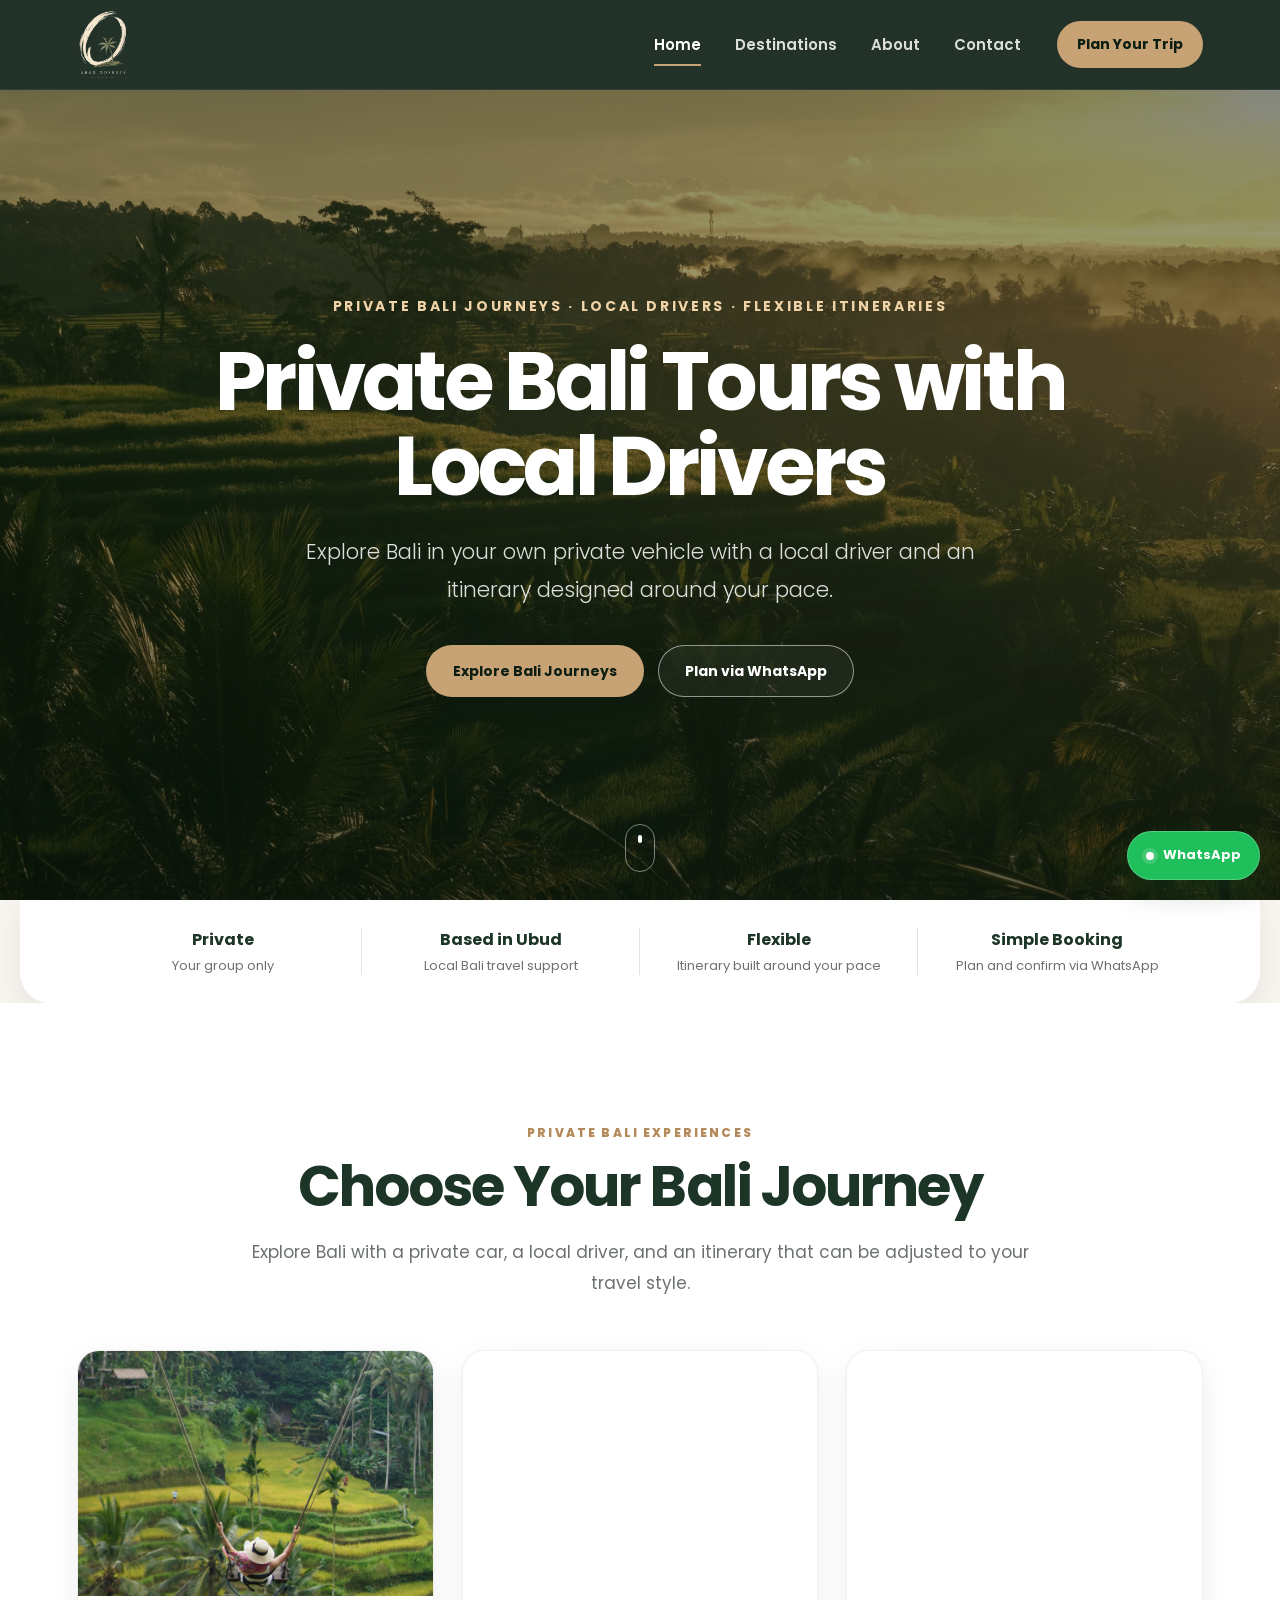
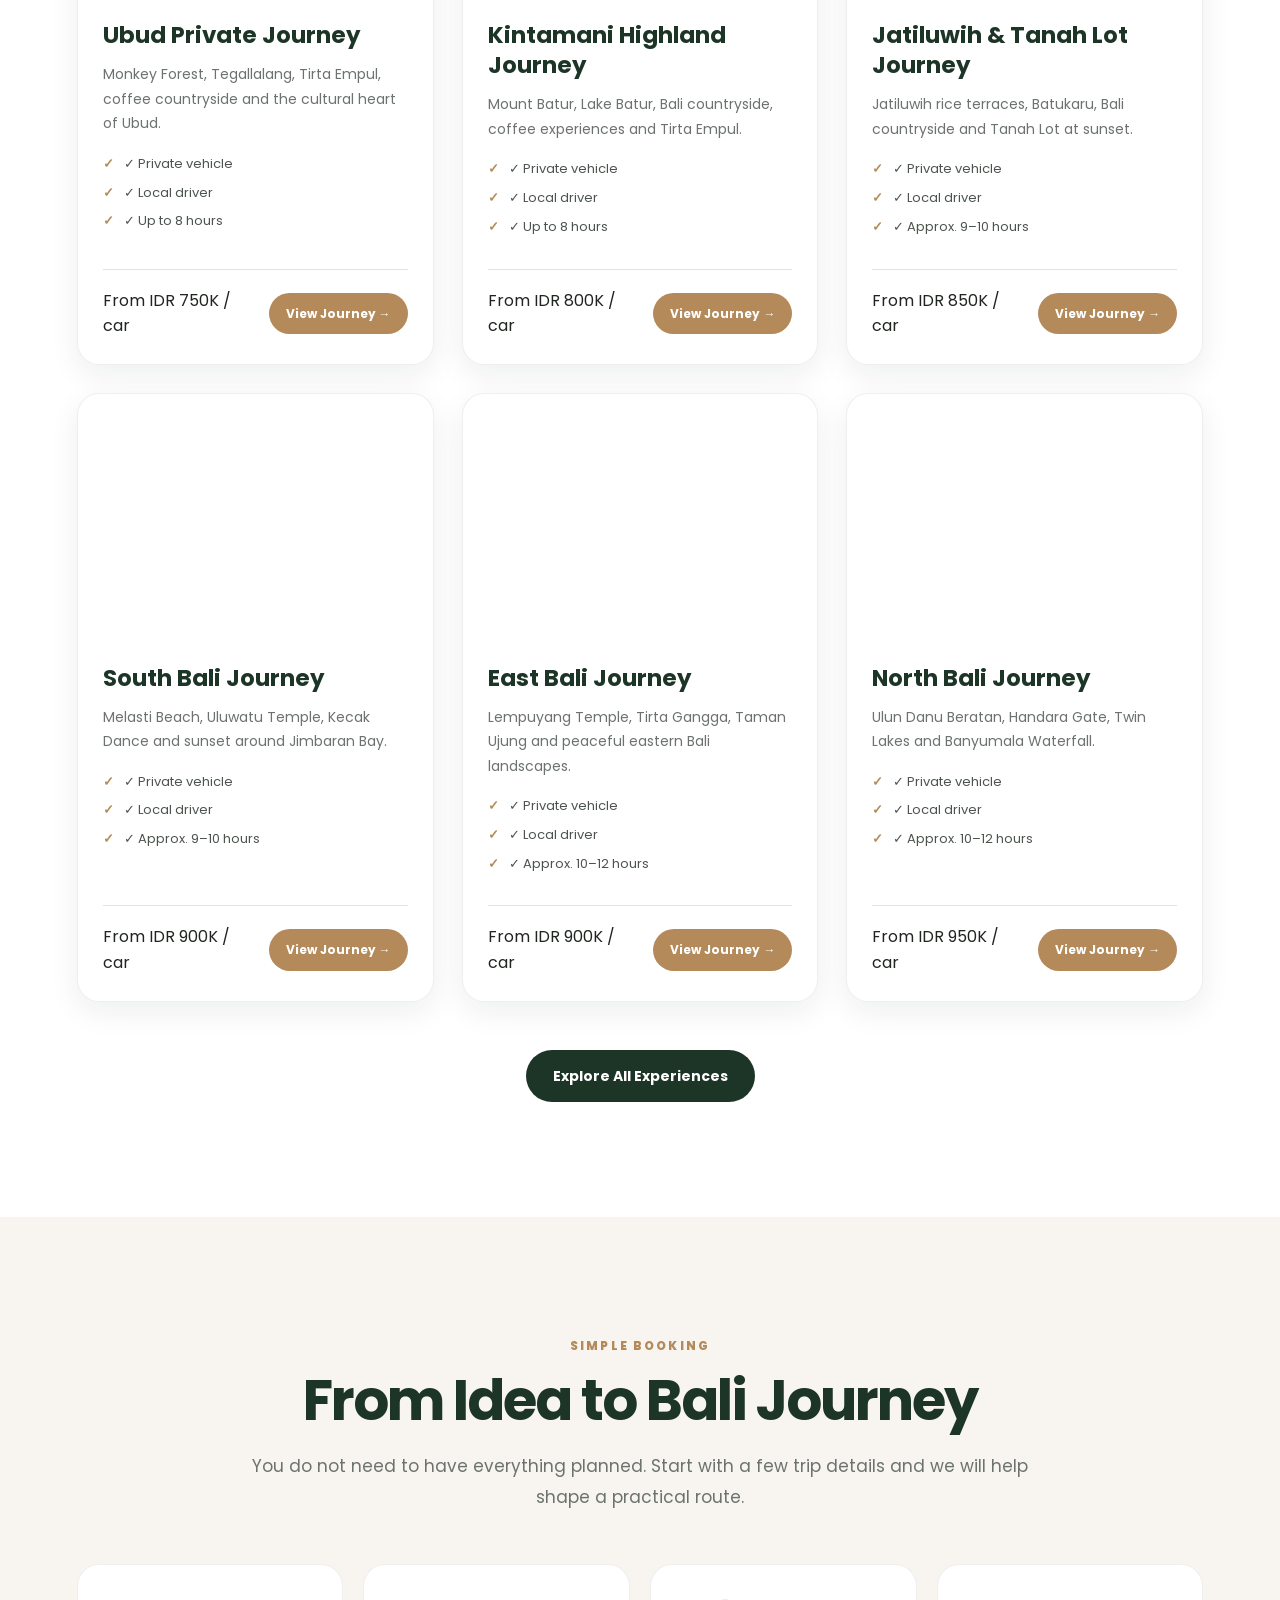
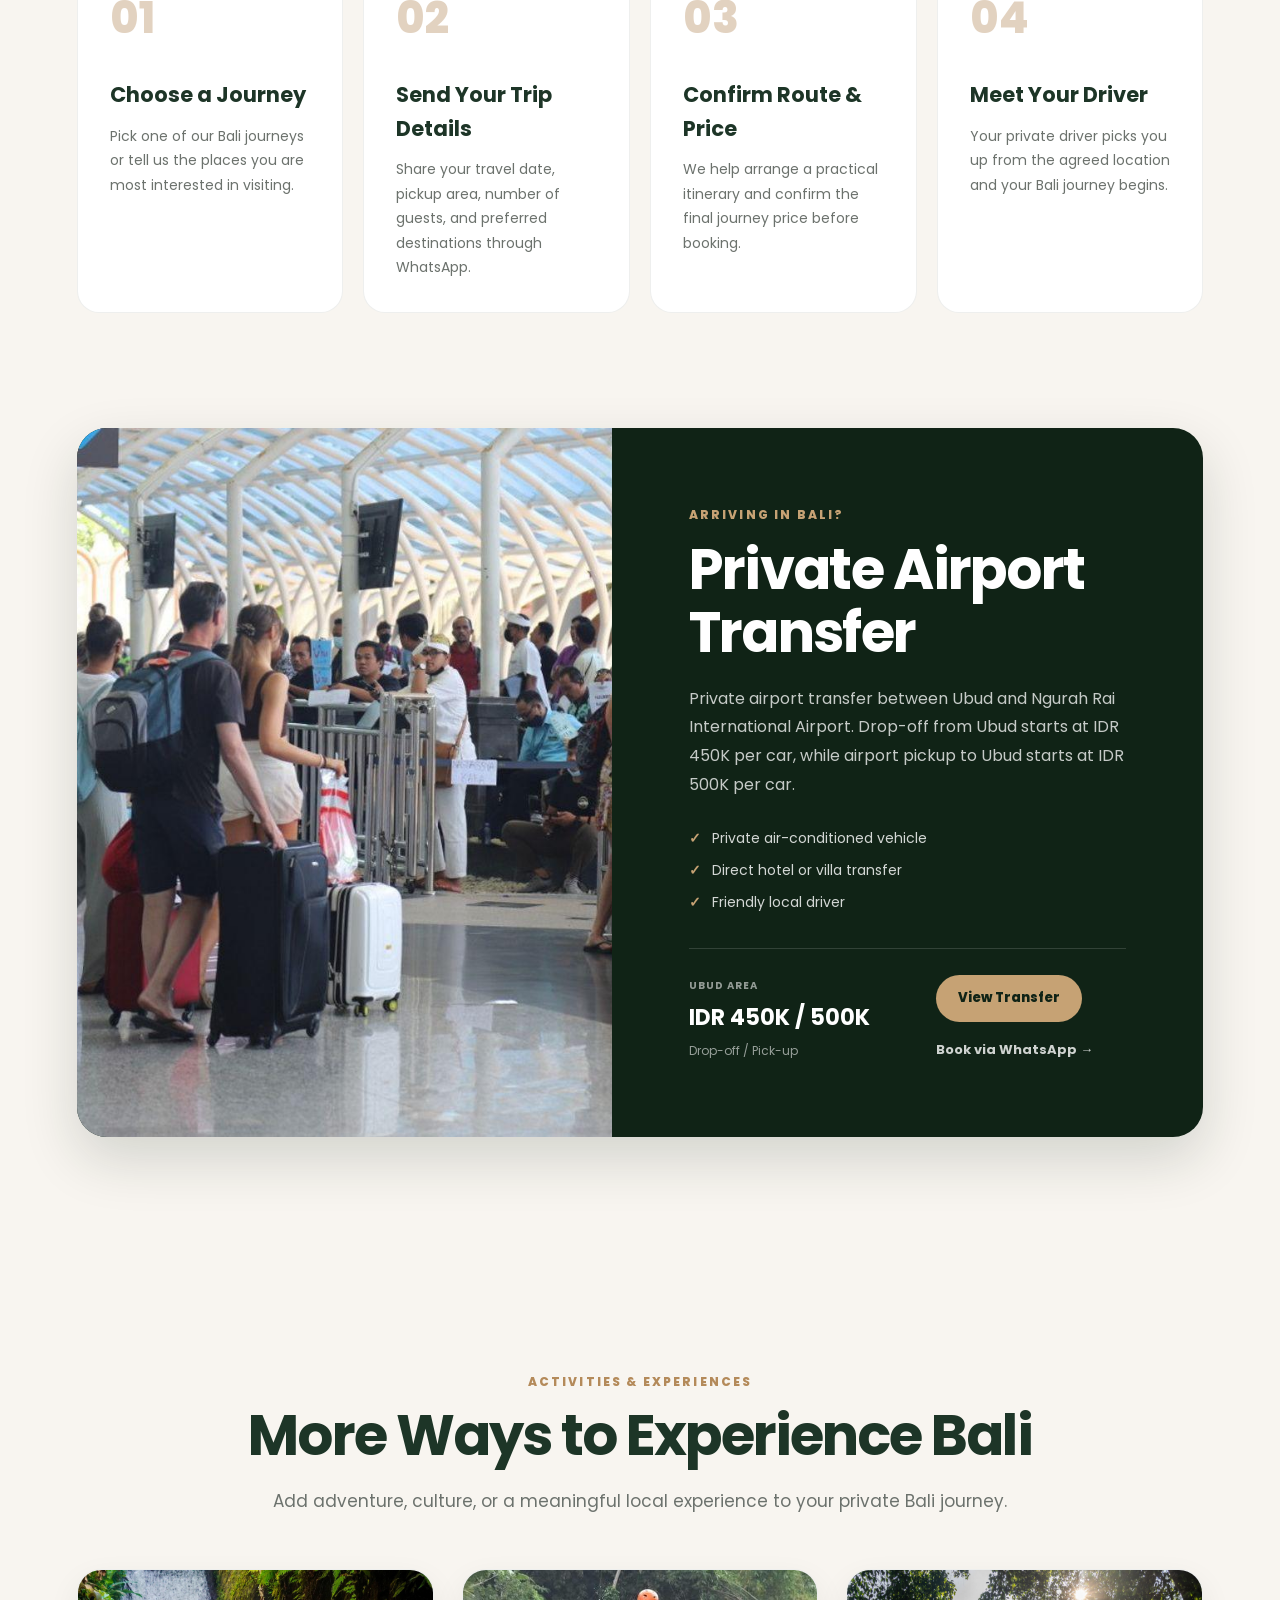
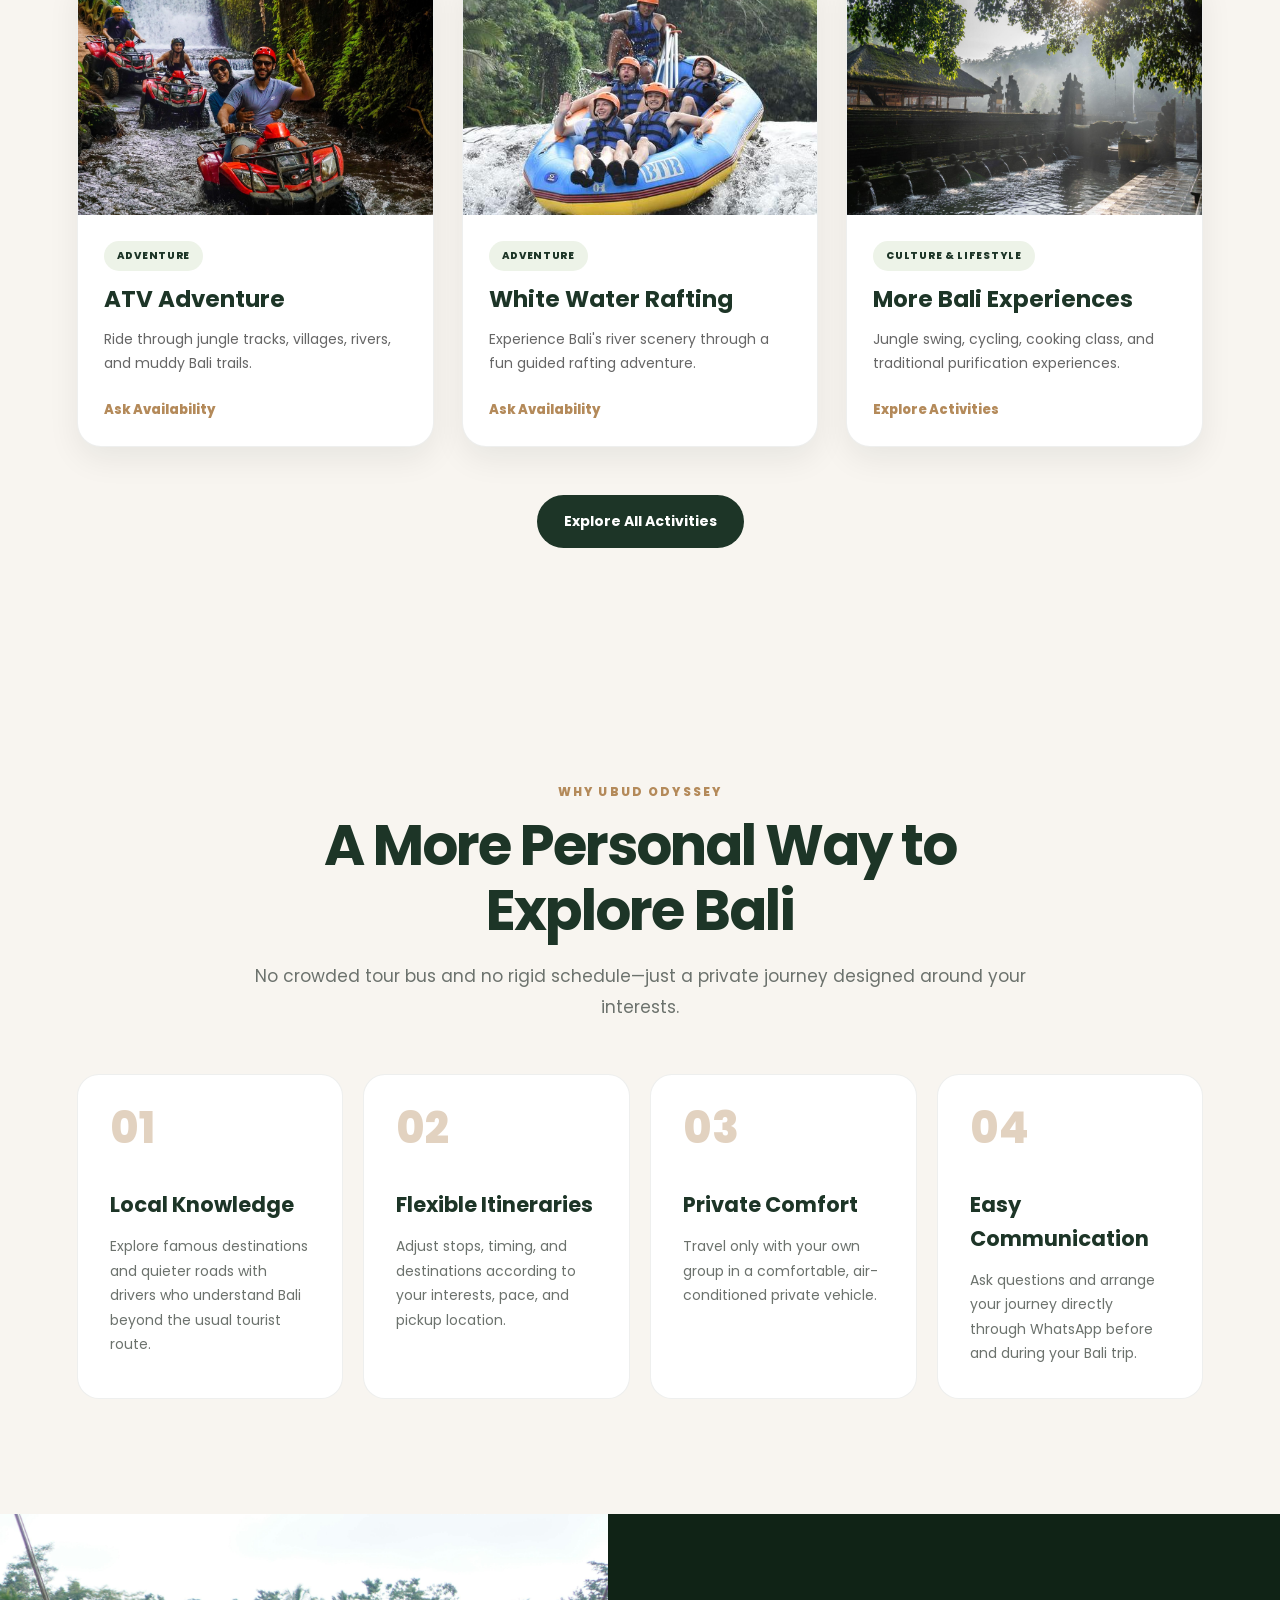
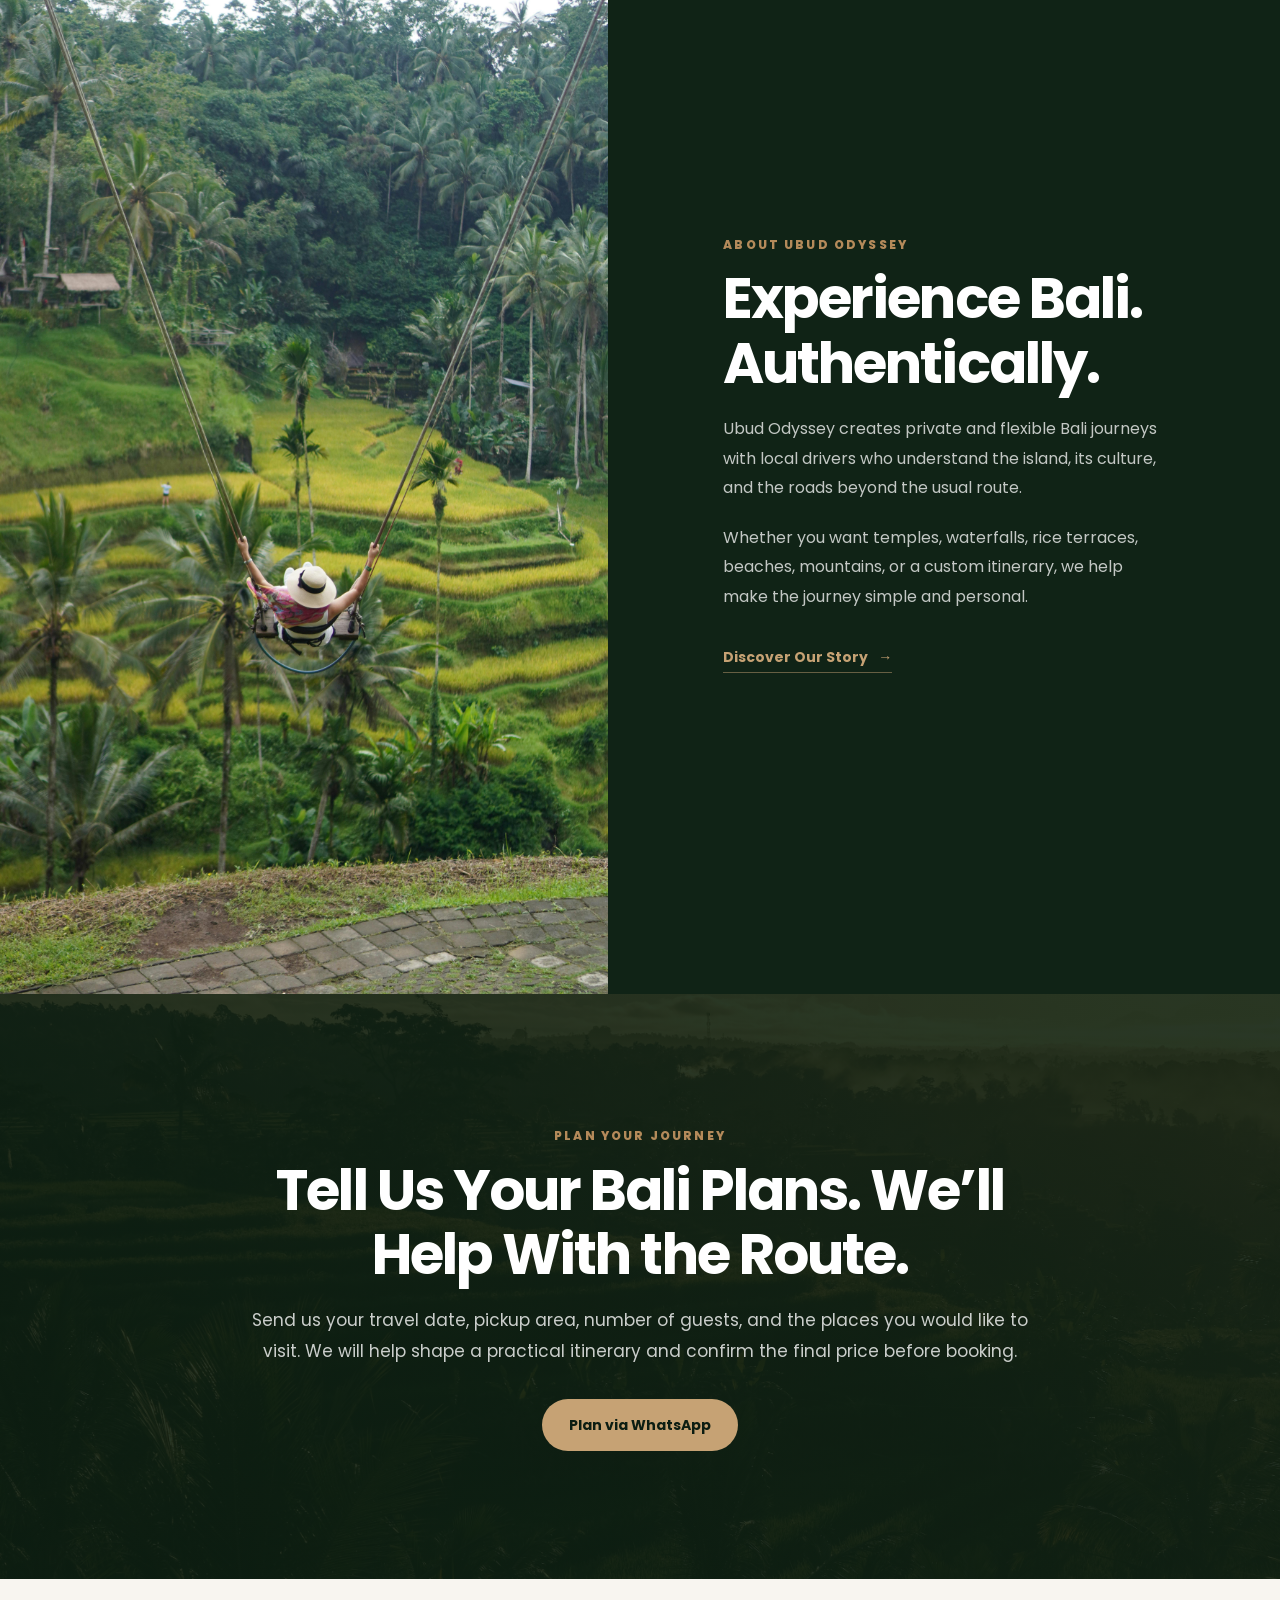
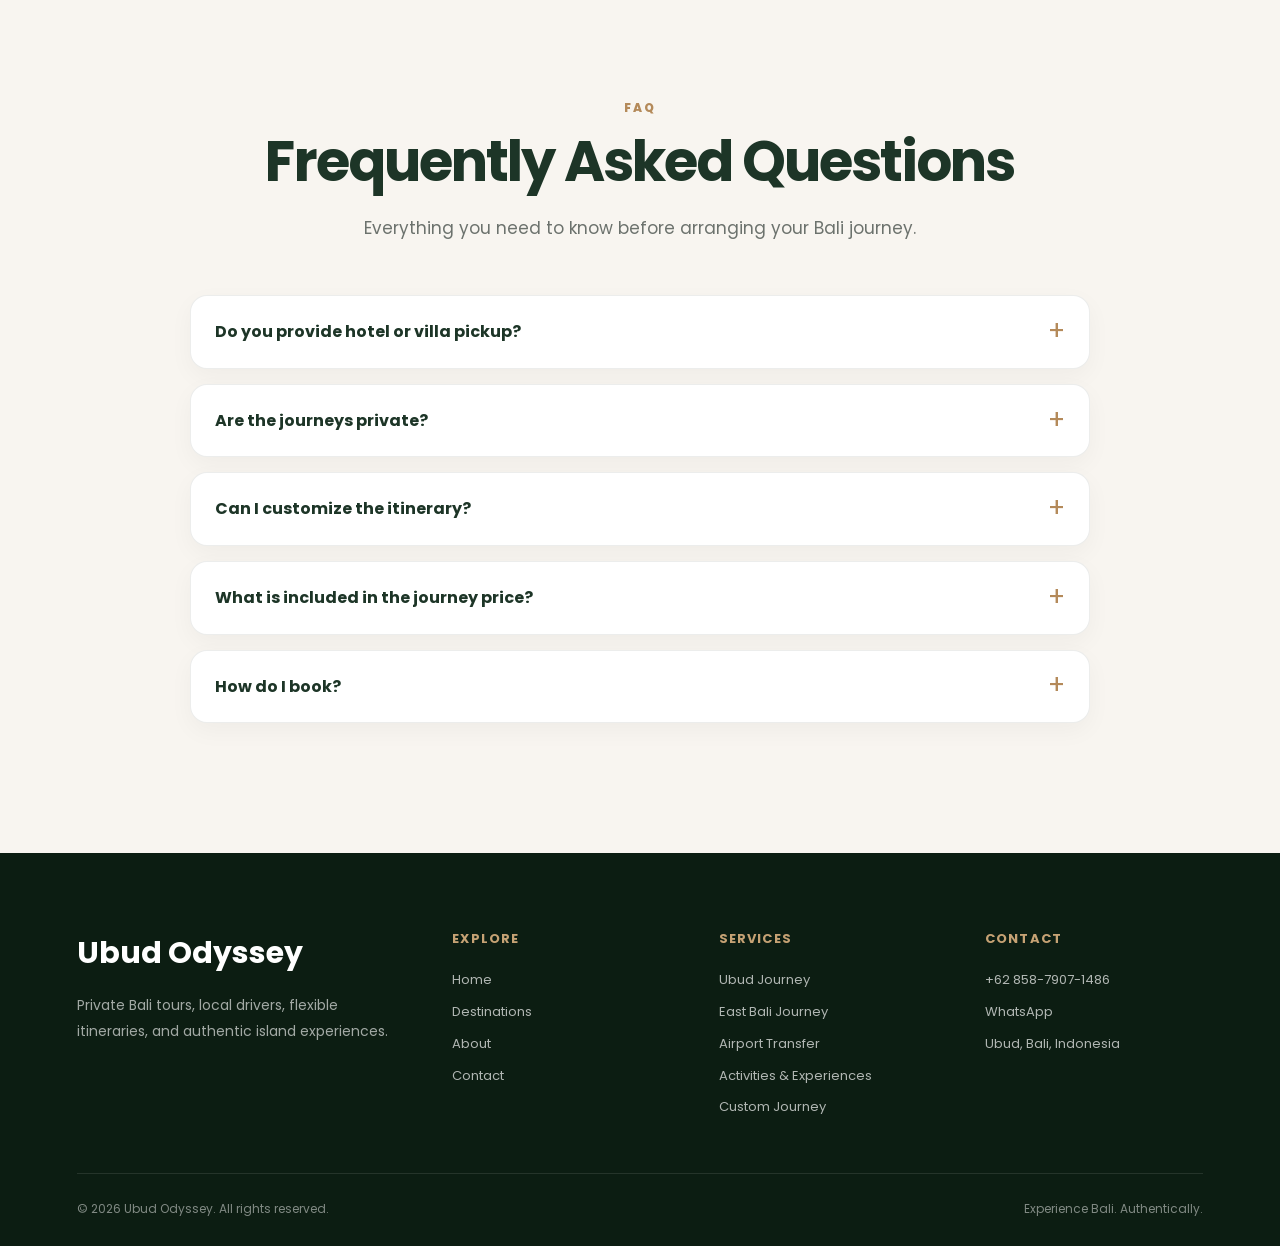
<file: index.html>
<!DOCTYPE html>
<html lang="en">

<head>
  <meta charset="UTF-8">
  <meta name="viewport" content="width=device-width, initial-scale=1.0">

  <title>Ubud Odyssey | Private Bali Tours with Local Drivers</title>

  <meta
    name="description"
    content="Private Bali tours with local drivers, flexible itineraries, airport transfers, and custom journeys from Ubud. Explore Bali privately with Ubud Odyssey."
  >
  <meta name="robots" content="index, follow">
  <meta name="theme-color" content="#102316">

  <link rel="canonical" href="https://ubudodyssey.com/">

  <!-- Open Graph -->
  <meta property="og:type" content="website">
  <meta property="og:title" content="Ubud Odyssey | Private Bali Tours with Local Drivers">
  <meta
    property="og:description"
    content="Explore Bali privately with a local driver, comfortable vehicle, and flexible itinerary designed around your pace."
  >
  <meta property="og:url" content="https://ubudodyssey.com/">
  <meta property="og:image" content="https://ubudodyssey.com/img/bali.jpg">

<!-- Favicon -->
<link rel="icon" type="image/png" sizes="32x32" href="img/favicon.png">
<link rel="shortcut icon" href="img/favicon.png" type="image/png">
<link rel="apple-touch-icon" href="img/favicon.png">

  <!-- Load the hero image early to reduce the first-image delay -->
  <link rel="preload" as="image" href="img/bali.jpg" fetchpriority="high">

  <!-- Google Font -->
  <link rel="preconnect" href="https://fonts.googleapis.com">
  <link rel="preconnect" href="https://fonts.gstatic.com" crossorigin>
  <link
    href="https://fonts.googleapis.com/css2?family=Poppins:wght@300;400;500;600;700;800&display=swap"
    rel="stylesheet"
  >

  <link rel="stylesheet" href="css/style.css">

  <noscript>
    <style>
      #page-loader { display: none !important; }
      .hero-media { opacity: 1 !important; }
    </style>
  </noscript>

  <!-- Google tag (gtag.js) -->
  <script async src="https://www.googletagmanager.com/gtag/js?id=G-KZEE7SNSSL"></script>
  <script>
    window.dataLayer = window.dataLayer || [];
    function gtag(){dataLayer.push(arguments);}
    gtag('js', new Date());

    /* Google Analytics */
    gtag('config', 'G-KZEE7SNSSL');

    /* Google Ads */
    gtag('config', 'AW-18489880647');
  </script>

  <!-- Google Ads Contact conversion -->
<script>
function gtag_report_conversion(url) {
  var callback = function () {
    if (typeof(url) != 'undefined') {
      window.location = url;
    }
  };

  gtag('event', 'conversion', {
    'send_to': 'AW-18489880647/9KU6COu6_o0dEMfg1PBE',
    'value': 1.0,
    'currency': 'IDR',
    'event_callback': callback
  });

  return false;
}
</script>

  <!-- Structured Data -->
  <script type="application/ld+json">
  {
    "@context": "https://schema.org",
    "@type": "TravelAgency",
    "name": "Ubud Odyssey",
    "url": "https://ubudodyssey.com/",
    "logo": "https://ubudodyssey.com/img/ubud-odyssey-logo.png",
    "image": "https://ubudodyssey.com/img/bali.jpg",
    "description": "Private Bali tours, airport transfers, and flexible travel experiences with local drivers.",
    "telephone": "+6285879071486",
    "areaServed": "Bali, Indonesia",
    "sameAs": [
      "https://www.instagram.com/ubudodyssey"
    ]
  }
  </script>
</head>

<body class="page-loading">

  <!-- Page loader: hidden automatically after the hero image is ready -->
  <div class="page-loader" id="page-loader" aria-hidden="true">
    <div class="loader-inner">
      <span class="loader-brand">UBUD ODYSSEY</span>
      <span class="loader-line"></span>
    </div>
  </div>

  <!-- =========================
       NAVBAR
  ========================== -->
  <nav class="site-nav" aria-label="Main navigation">
    <a class="logo" href="index.html" aria-label="Ubud Odyssey home">
      <img
        src="img/ubud-odyssey-logo.png"
        alt="Ubud Odyssey"
        width="280"
        height="90"
      >
    </a>

    <ul class="nav-links" id="primary-navigation">
      <li><a href="index.html" class="active" aria-current="page">Home</a></li>
      <li><a href="destinations.html">Destinations</a></li>
      <li><a href="about.html">About</a></li>
      <li><a href="contact.html">Contact</a></li>
    </ul>

    <a
      class="nav-cta"
      href="https://wa.me/6285879071486?text=Hello%20Ubud%20Odyssey%2C%20I%20would%20like%20to%20plan%20a%20private%20Bali%20tour." onclick="return gtag_report_conversion(this.href);"
      target="_blank"
      rel="noopener noreferrer"
    >
      Plan Your Trip
    </a>

    <button
      class="hamburger"
      type="button"
      aria-label="Open navigation menu"
      aria-controls="primary-navigation"
      aria-expanded="false"
    >
      <span></span>
      <span></span>
      <span></span>
    </button>
  </nav>

  <!-- =========================
       HERO
  ========================== -->
  <header class="hero" id="home">
    <img
      class="hero-media"
      src="img/bali.jpg"
      alt="Scenic Bali landscape"
      width="1920"
      height="1080"
      loading="eager"
      decoding="async"
      fetchpriority="high"
    >

    <div class="hero-overlay"></div>

    <div class="hero-content">
      <span class="hero-eyebrow">
        Private Bali Journeys · Local Drivers · Flexible Itineraries
      </span>

      <h1>Private Bali Tours with Local Drivers</h1>

      <p>
        Explore Bali in your own private vehicle with a local driver
        and an itinerary designed around your pace.
      </p>

      <div class="hero-actions">
        <a href="#tours" class="button button-primary">
          Explore Bali Journeys
        </a>

        <a
          href="https://wa.me/6285879071486?text=Hello%20Ubud%20Odyssey%2C%20I%20would%20like%20help%20planning%20my%20Bali%20journey." onclick="return gtag_report_conversion(this.href);"
          class="button button-outline"
          target="_blank"
          rel="noopener noreferrer"
        >
          Plan via WhatsApp
        </a>
      </div>
    </div>

    <a class="scroll-cue" href="#trust" aria-label="Scroll to the next section">
      <span></span>
    </a>
  </header>

  <!-- =========================
       TRUST STRIP
  ========================== -->
  <section class="trust-strip" id="trust" aria-label="Service highlights">
    <div class="trust-item">
      <strong>Private</strong>
      <span>Your group only</span>
    </div>

    <div class="trust-item">
      <strong>Based in Ubud</strong>
      <span>Local Bali travel support</span>
    </div>

    <div class="trust-item">
      <strong>Flexible</strong>
      <span>Itinerary built around your pace</span>
    </div>

    <div class="trust-item">
      <strong>Simple Booking</strong>
      <span>Plan and confirm via WhatsApp</span>
    </div>
  </section>

  <main>

    <!-- =========================
         TOURS
    ========================== -->
    <section class="tours-section" id="tours">
      <div class="section-header">
        <span class="section-subtitle">Private Bali Experiences</span>
        <h2>Choose Your Bali Journey</h2>
        <p>
          Explore Bali with a private car, a local driver, and an itinerary
          that can be adjusted to your travel style.
        </p>
      </div>

      <div class="tour-grid">

        <!-- UBUD PRIVATE JOURNEY -->
        <article class="tour-card">
          <img
            src="img/ubud tour.jpg"
            alt="Private Ubud Bali tour with local driver"
            loading="lazy"
            decoding="async"
          >

          <div class="tour-content">
            <h3>Ubud Private Journey</h3>

            <p>
              Monkey Forest, Tegallalang, Tirta Empul,
              coffee countryside and the cultural heart of Ubud.
            </p>

            <ul>
              <li>✓ Private vehicle</li>
              <li>✓ Local driver</li>
              <li>✓ Up to 8 hours</li>
            </ul>

            <div class="tour-bottom">
              <span>From IDR 750K / car</span>
              <a href="ubud-tour.html">View Journey →</a>
            </div>
          </div>
        </article>


        <!-- KINTAMANI HIGHLAND JOURNEY -->
        <article class="tour-card">
          <img
            src="img/kintamani.jpg"
            alt="Private Kintamani Bali tour with Mount Batur view"
            loading="lazy"
            decoding="async"
          >

          <div class="tour-content">
            <h3>Kintamani Highland Journey</h3>

            <p>
              Mount Batur, Lake Batur, Bali countryside,
              coffee experiences and Tirta Empul.
            </p>

            <ul>
              <li>✓ Private vehicle</li>
              <li>✓ Local driver</li>
              <li>✓ Up to 8 hours</li>
            </ul>

            <div class="tour-bottom">
              <span>From IDR 800K / car</span>
              <a href="kintamani-tour.html">View Journey →</a>
            </div>
          </div>
        </article>


        <!-- JATILUWIH & TANAH LOT JOURNEY -->
        <article class="tour-card">
          <img
            src="img/jatiluwih.jpg"
            alt="Private Jatiluwih and Tanah Lot Bali tour"
            loading="lazy"
            decoding="async"
          >

          <div class="tour-content">
            <h3>Jatiluwih &amp; Tanah Lot Journey</h3>

            <p>
              Jatiluwih rice terraces, Batukaru,
              Bali countryside and Tanah Lot at sunset.
            </p>

            <ul>
              <li>✓ Private vehicle</li>
              <li>✓ Local driver</li>
              <li>✓ Approx. 9–10 hours</li>
            </ul>

            <div class="tour-bottom">
              <span>From IDR 850K / car</span>
              <a href="jatiluwih-tour.html">View Journey →</a>
            </div>
          </div>
        </article>


        <!-- SOUTH BALI JOURNEY -->
        <article class="tour-card">
          <img
            src="img/uluwatu.jpg"
            alt="Private South Bali and Uluwatu tour"
            loading="lazy"
            decoding="async"
          >

          <div class="tour-content">
            <h3>South Bali Journey</h3>

            <p>
              Melasti Beach, Uluwatu Temple,
              Kecak Dance and sunset around Jimbaran Bay.
            </p>

            <ul>
              <li>✓ Private vehicle</li>
              <li>✓ Local driver</li>
              <li>✓ Approx. 9–10 hours</li>
            </ul>

            <div class="tour-bottom">
              <span>From IDR 900K / car</span>
              <a href="south-bali-tour.html">View Journey →</a>
            </div>
          </div>
        </article>


        <!-- EAST BALI JOURNEY -->
        <article class="tour-card">
          <img
            src="img/east-bali-tour.jpg"
            alt="Private East Bali tour with Lempuyang and Tirta Gangga"
            loading="lazy"
            decoding="async"
            onerror="this.onerror=null;this.src='img/bali.jpg';"
          >

          <div class="tour-content">
            <h3>East Bali Journey</h3>

            <p>
              Lempuyang Temple, Tirta Gangga,
              Taman Ujung and peaceful eastern Bali landscapes.
            </p>

            <ul>
              <li>✓ Private vehicle</li>
              <li>✓ Local driver</li>
              <li>✓ Approx. 10–12 hours</li>
            </ul>

            <div class="tour-bottom">
              <span>From IDR 900K / car</span>
              <a href="east-bali-tour.html">View Journey →</a>
            </div>
          </div>
        </article>


        <!-- NORTH BALI JOURNEY -->
        <article class="tour-card">
          <img
            src="img/twin waterfall.jpg"
            alt="Private North Bali tour with lakes and waterfalls"
            loading="lazy"
            decoding="async"
          >

          <div class="tour-content">
            <h3>North Bali Journey</h3>

            <p>
              Ulun Danu Beratan, Handara Gate,
              Twin Lakes and Banyumala Waterfall.
            </p>

            <ul>
              <li>✓ Private vehicle</li>
              <li>✓ Local driver</li>
              <li>✓ Approx. 10–12 hours</li>
            </ul>

            <div class="tour-bottom">
              <span>From IDR 950K / car</span>
              <a href="north-bali-tour.html">View Journey →</a>
            </div>
          </div>
        </article>

      </div>

      <div class="section-action">
        <a href="destinations.html" class="button button-dark">Explore All Experiences</a>
      </div>
    </section>


    <!-- =========================
         HOW BOOKING WORKS
    ========================== -->
    <section class="why-section booking-process-section">
      <div class="section-header">
        <span class="section-subtitle">Simple Booking</span>
        <h2>From Idea to Bali Journey</h2>
        <p>
          You do not need to have everything planned.
          Start with a few trip details and we will help shape a practical route.
        </p>
      </div>

      <div class="feature-grid">
        <article class="feature-card">
          <span class="feature-number">01</span>
          <h3>Choose a Journey</h3>
          <p>
            Pick one of our Bali journeys or tell us the places
            you are most interested in visiting.
          </p>
        </article>

        <article class="feature-card">
          <span class="feature-number">02</span>
          <h3>Send Your Trip Details</h3>
          <p>
            Share your travel date, pickup area, number of guests,
            and preferred destinations through WhatsApp.
          </p>
        </article>

        <article class="feature-card">
          <span class="feature-number">03</span>
          <h3>Confirm Route & Price</h3>
          <p>
            We help arrange a practical itinerary and confirm
            the final journey price before booking.
          </p>
        </article>

        <article class="feature-card">
          <span class="feature-number">04</span>
          <h3>Meet Your Driver</h3>
          <p>
            Your private driver picks you up from the agreed location
            and your Bali journey begins.
          </p>
        </article>
      </div>
    </section>


    <!-- =========================
         AIRPORT TRANSFER
    ========================== -->
    <section class="airport-transfer-section">
      <div class="airport-transfer-card">

        <div class="airport-transfer-media">
          <img
            src="img/pick up airport.jpg"
            alt="Private Bali Airport Transfer"
            loading="lazy"
            decoding="async"
          >
        </div>

        <div class="airport-transfer-content">
          <span class="airport-kicker">Arriving in Bali?</span>

          <h2>Private Airport Transfer</h2>

          <p>
            Private airport transfer between Ubud and Ngurah Rai International Airport.
            Drop-off from Ubud starts at IDR 450K per car, while airport pickup to Ubud
            starts at IDR 500K per car.
          </p>

          <div class="airport-features">
            <span>Private air-conditioned vehicle</span>
            <span>Direct hotel or villa transfer</span>
            <span>Friendly local driver</span>
          </div>

          <div class="airport-transfer-bottom">
            <div class="airport-price">
              <small>Ubud Area</small>
              <strong>IDR 450K / 500K</strong>
              <span>Drop-off / Pick-up</span>
            </div>

            <div class="airport-actions">
              <a href="airport-transfer.html" class="airport-primary-btn">
                View Transfer
              </a>

              <a
                href="https://wa.me/6285879071486?text=Hello%20Ubud%20Odyssey%2C%20I%20would%20like%20to%20book%20an%20airport%20transfer." onclick="return gtag_report_conversion(this.href);"
                class="airport-secondary-link"
                target="_blank"
                rel="noopener noreferrer"
              >
                Book via WhatsApp →
              </a>
            </div>
          </div>
        </div>

      </div>
    </section>

    <!-- =========================
         ACTIVITIES PREVIEW
    ========================== -->
    <section class="experiences-section home-experiences">
      <div class="section-header">
        <span class="section-subtitle">Activities & Experiences</span>
        <h2>More Ways to Experience Bali</h2>
        <p>
          Add adventure, culture, or a meaningful local experience
          to your private Bali journey.
        </p>
      </div>

      <div class="experience-grid experience-grid-preview">

        <article class="experience-card">
          <div class="experience-media">
            <img
              src="img/atv.jpg"
              alt="Bali ATV Adventure"
              loading="lazy"
              decoding="async"
              onerror="this.onerror=null;this.src='img/bali.jpg';"
            >
          </div>
          <div class="experience-content">
            <span class="experience-tag">Adventure</span>
            <h3>ATV Adventure</h3>
            <p>Ride through jungle tracks, villages, rivers, and muddy Bali trails.</p>
            <a
              href="https://wa.me/6285879071486?text=Hello%20Ubud%20Odyssey%2C%20I%20want%20to%20ask%20about%20ATV%20Adventure." onclick="return gtag_report_conversion(this.href);"
              target="_blank"
              rel="noopener noreferrer"
            >
              Ask Availability
            </a>
          </div>
        </article>

        <article class="experience-card">
          <div class="experience-media">
            <img
              src="img/rafting.jpg"
              alt="Bali White Water Rafting"
              loading="lazy"
              decoding="async"
              onerror="this.onerror=null;this.src='img/bali.jpg';"
            >
          </div>
          <div class="experience-content">
            <span class="experience-tag">Adventure</span>
            <h3>White Water Rafting</h3>
            <p>Experience Bali's river scenery through a fun guided rafting adventure.</p>
            <a
              href="https://wa.me/6285879071486?text=Hello%20Ubud%20Odyssey%2C%20I%20want%20to%20ask%20about%20White%20Water%20Rafting." onclick="return gtag_report_conversion(this.href);"
              target="_blank"
              rel="noopener noreferrer"
            >
              Ask Availability
            </a>
          </div>
        </article>

        <article class="experience-card">
          <div class="experience-media">
            <img
              src="img/tampaksiring.jpg"
              alt="Balinese Cultural Experiences"
              loading="lazy"
              decoding="async"
              onerror="this.onerror=null;this.src='img/bali.jpg';"
            >
          </div>
          <div class="experience-content">
            <span class="experience-tag">Culture & Lifestyle</span>
            <h3>More Bali Experiences</h3>
            <p>Jungle swing, cycling, cooking class, and traditional purification experiences.</p>
            <a href="destinations.html#activities">
              Explore Activities
            </a>
          </div>
        </article>

      </div>

      <div class="section-action">
        <a href="destinations.html#activities" class="button button-dark">
          Explore All Activities
        </a>
      </div>
    </section>

    <!-- =========================
         WHY CHOOSE US
    ========================== -->
    <section class="why-section">
      <div class="section-header">
        <span class="section-subtitle">Why Ubud Odyssey</span>
        <h2>A More Personal Way to Explore Bali</h2>
        <p>
          No crowded tour bus and no rigid schedule—just a private journey
          designed around your interests.
        </p>
      </div>

      <div class="feature-grid">
        <article class="feature-card">
          <span class="feature-number">01</span>
          <h3>Local Knowledge</h3>
          <p>
            Explore famous destinations and quieter roads with drivers
            who understand Bali beyond the usual tourist route.
          </p>
        </article>

        <article class="feature-card">
          <span class="feature-number">02</span>
          <h3>Flexible Itineraries</h3>
          <p>
            Adjust stops, timing, and destinations according to your interests,
            pace, and pickup location.
          </p>
        </article>

        <article class="feature-card">
          <span class="feature-number">03</span>
          <h3>Private Comfort</h3>
          <p>
            Travel only with your own group in a comfortable,
            air-conditioned private vehicle.
          </p>
        </article>

        <article class="feature-card">
          <span class="feature-number">04</span>
          <h3>Easy Communication</h3>
          <p>
            Ask questions and arrange your journey directly through WhatsApp
            before and during your Bali trip.
          </p>
        </article>
      </div>
    </section>

    <!-- =========================
         ABOUT PREVIEW
    ========================== -->
    <section class="about-preview">
      <div class="about-preview-media">
        <img
          src="img/ubud tour.jpg"
          alt="Authentic private Bali journey"
          width="1000"
          height="1200"
          loading="lazy"
          decoding="async"
        >
      </div>

      <div class="about-preview-content">
        <span class="section-subtitle">About Ubud Odyssey</span>
        <h2>Experience Bali. Authentically.</h2>

        <p>
          Ubud Odyssey creates private and flexible Bali journeys with local drivers
          who understand the island, its culture, and the roads beyond the usual route.
        </p>

        <p>
          Whether you want temples, waterfalls, rice terraces, beaches, mountains,
          or a custom itinerary, we help make the journey simple and personal.
        </p>

        <a href="about.html" class="text-link">Discover Our Story <span>→</span></a>
      </div>
    </section>

    <!-- =========================
         BOOKING CTA
    ========================== -->
    <section class="booking-cta">
      <div class="booking-cta-content">
        <span class="section-subtitle">Plan Your Journey</span>
        <h2>Tell Us Your Bali Plans. We’ll Help With the Route.</h2>
        <p>
          Send us your travel date, pickup area, number of guests, and the places
          you would like to visit. We will help shape a practical itinerary and confirm
          the final price before booking.
        </p>

        <a
          href="https://wa.me/6285879071486?text=Hello%20Ubud%20Odyssey%2C%20I%20would%20like%20help%20planning%20a%20private%20Bali%20journey.%0A%0ATravel%20date%3A%0APickup%20area%3A%0ANumber%20of%20guests%3A%0APlaces%20I%20want%20to%20visit%3A" onclick="return gtag_report_conversion(this.href);"
          class="button button-gold"
          target="_blank"
          rel="noopener noreferrer"
        >
          Plan via WhatsApp
        </a>
      </div>
    </section>

    <!-- =========================
         FAQ
    ========================== -->
    <section class="faq-section">
      <div class="section-header">
        <span class="section-subtitle">FAQ</span>
        <h2>Frequently Asked Questions</h2>
        <p>Everything you need to know before arranging your Bali journey.</p>
      </div>

      <div class="faq-container">
        <details class="faq-item">
          <summary>Do you provide hotel or villa pickup?</summary>
          <p>
            Yes. Pickup can be arranged from most hotel and villa areas in Bali.
            Please share your location when making an inquiry.
          </p>
        </details>

        <details class="faq-item">
          <summary>Are the journeys private?</summary>
          <p>
            Yes. Each journey is arranged for your group only, using a private vehicle.
          </p>
        </details>

        <details class="faq-item">
          <summary>Can I customize the itinerary?</summary>
          <p>
            Yes. Destinations and timing can be adjusted based on your interests,
            pickup area, and the practical travel time between locations.
          </p>
        </details>

        <details class="faq-item">
          <summary>What is included in the journey price?</summary>
          <p>
            Inclusions vary by journey. Please open the relevant journey detail page
            or contact us through WhatsApp for the exact information.
          </p>
        </details>

        <details class="faq-item">
          <summary>How do I book?</summary>
          <p>
            Contact us through WhatsApp with your travel date, pickup location,
            number of guests, and preferred itinerary.
          </p>
        </details>
      </div>
    </section>

  </main>

  <!-- =========================
       FOOTER
  ========================== -->
  <footer class="site-footer">
    <div class="footer-grid">
      <div class="footer-brand">
        <h2>Ubud Odyssey</h2>
        <p>
          Private Bali tours, local drivers, flexible itineraries,
          and authentic island experiences.
        </p>
      </div>

      <div class="footer-column">
        <h3>Explore</h3>
        <a href="index.html">Home</a>
        <a href="destinations.html">Destinations</a>
        <a href="about.html">About</a>
        <a href="contact.html">Contact</a>
      </div>

      <div class="footer-column">
        <h3>Services</h3>
        <a href="ubud-tour.html">Ubud Journey</a>
        <a href="east-bali-tour.html">East Bali Journey</a>
        <a href="airport-transfer.html">Airport Transfer</a>
        <a href="destinations.html#activities">Activities & Experiences</a>
        <a href="destinations.html">Custom Journey</a>
      </div>

      <div class="footer-column">
        <h3>Contact</h3>
        <a href="tel:+6285879071486">+62 858-7907-1486</a>
        <a
          href="https://wa.me/6285879071486" onclick="return gtag_report_conversion(this.href);"
          target="_blank"
          rel="noopener noreferrer"
        >
          WhatsApp
        </a>
        <span>Ubud, Bali, Indonesia</span>
      </div>
    </div>

    <div class="footer-bottom">
      <p>© <span id="current-year">2026</span> Ubud Odyssey. All rights reserved.</p>
      <p>Experience Bali. Authentically.</p>
    </div>
  </footer>

  <!-- Floating WhatsApp -->
  <a
    href="https://wa.me/6285879071486?text=Hello%20Ubud%20Odyssey%2C%20I%20would%20like%20to%20ask%20about%20a%20private%20Bali%20tour." onclick="return gtag_report_conversion(this.href);"
    class="floating-whatsapp"
    target="_blank"
    rel="noopener noreferrer"
    aria-label="Chat with Ubud Odyssey on WhatsApp"
  >
    <span class="floating-whatsapp-dot"></span>
    <span>WhatsApp</span>
  </a>

  <script src="js/script.js" defer></script>

  <!-- Conversion tracking: WhatsApp clicks -->
  <script>
    document.addEventListener('DOMContentLoaded', function () {
      document.querySelectorAll('a[href*="wa.me/6285879071486"]').forEach(function (link) {
        link.addEventListener('click', function () {
          if (typeof gtag === 'function') {
            gtag('event', 'whatsapp_click', {
              event_category: 'conversion',
              event_label: (link.textContent || 'WhatsApp').trim(),
              link_url: link.href
            });
          }
        });
      });
    });
  </script>

</body>
</html>
</file>
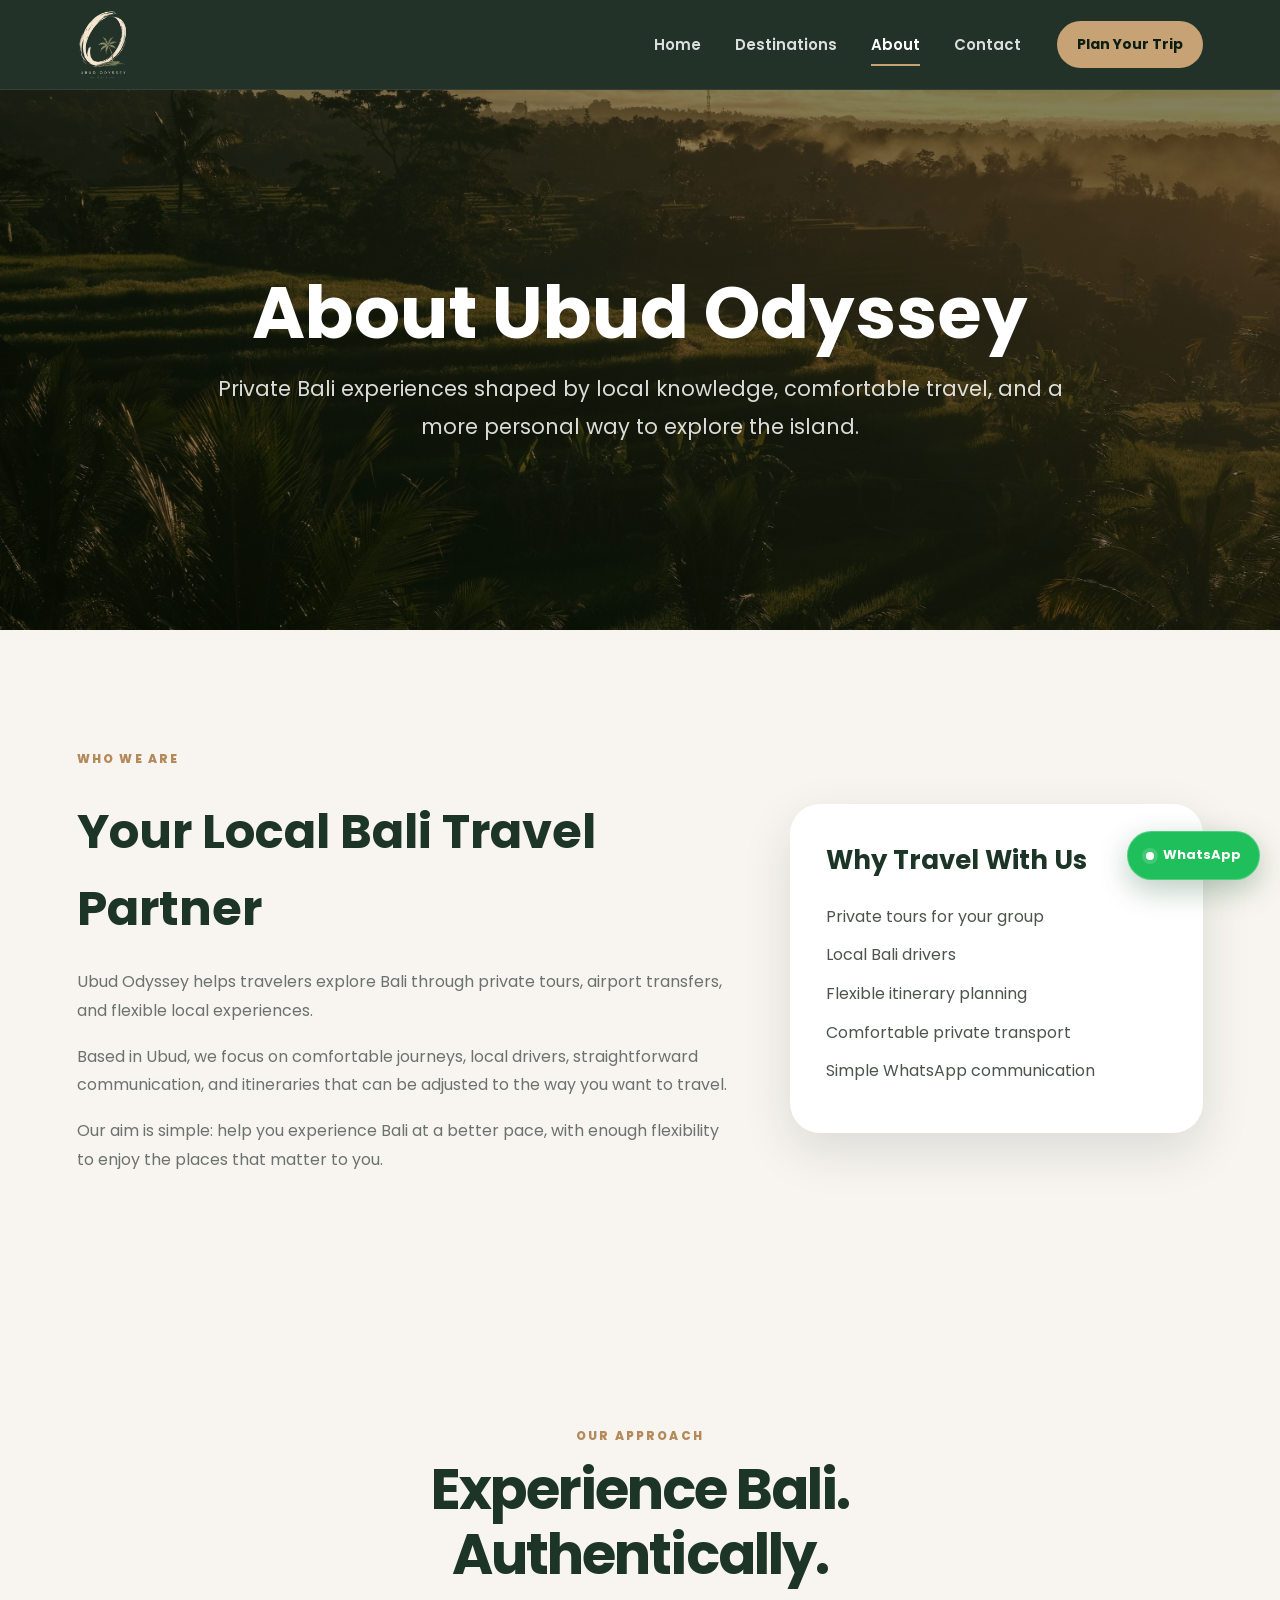
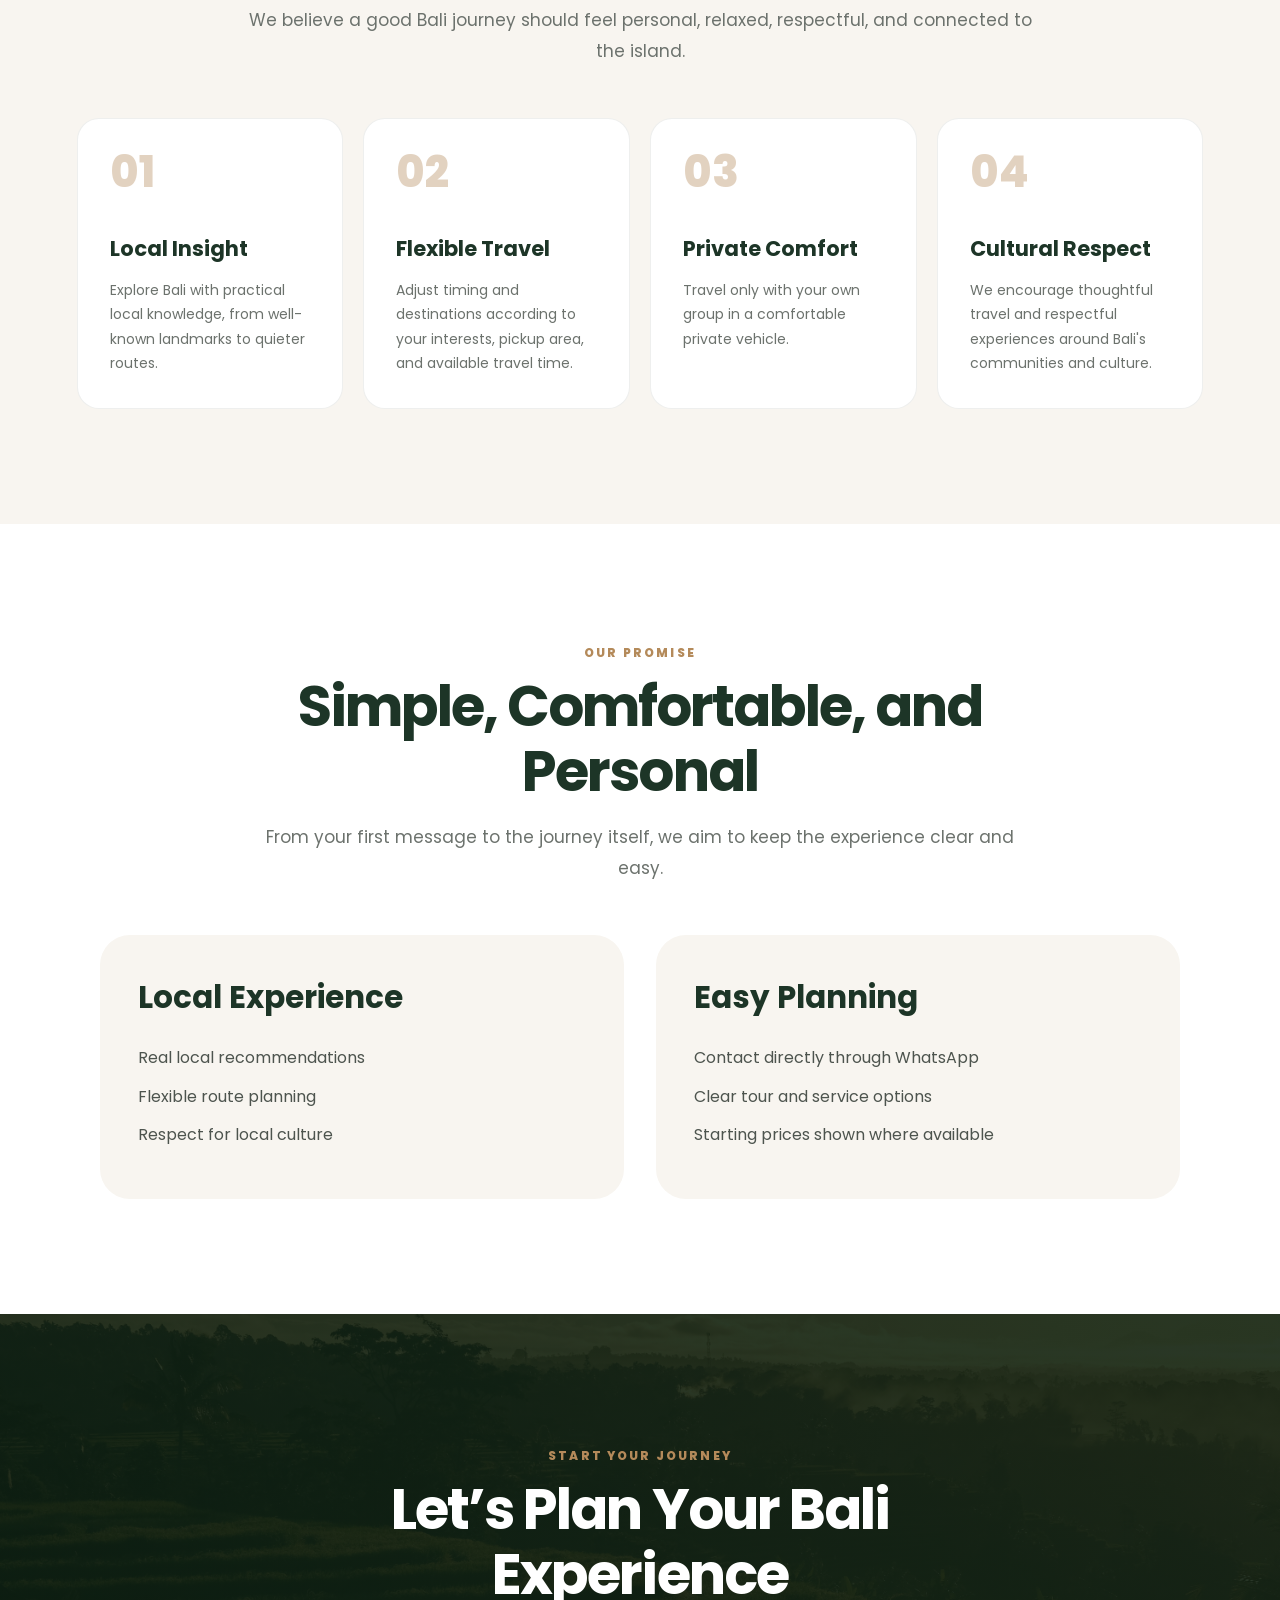
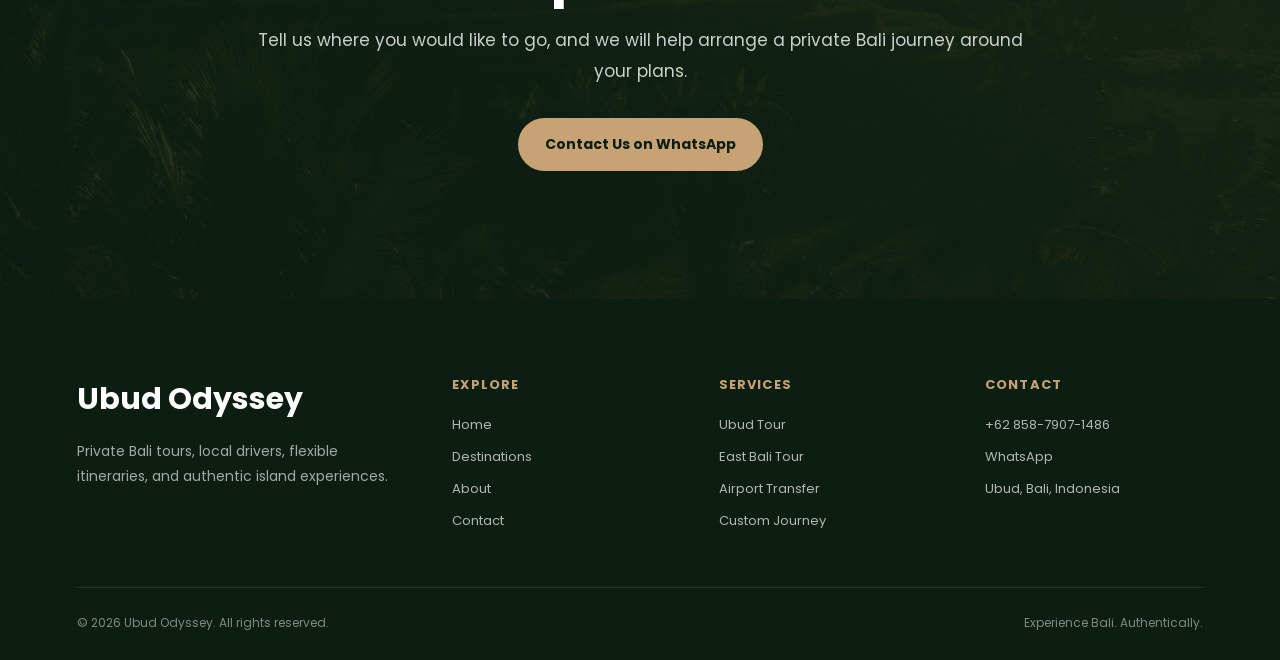
<file: about.html>
<!DOCTYPE html>
<html lang="en">
<head>
  <meta charset="UTF-8">
  <meta name="viewport" content="width=device-width, initial-scale=1.0">
  <title>About Ubud Odyssey | Private Bali Tours</title>
  <meta name="description" content="Learn about Ubud Odyssey, a Bali travel service based in Ubud offering private tours, airport transfers, local drivers, and flexible itineraries.">
  <meta name="robots" content="index, follow">
  <meta name="theme-color" content="#102316">
  <link rel="canonical" href="https://ubudodyssey.com/about.html">
  <link rel="icon" href="favicon.png" type="image/png">
  <link rel="preconnect" href="https://fonts.googleapis.com">
  <link rel="preconnect" href="https://fonts.gstatic.com" crossorigin>
  <link href="https://fonts.googleapis.com/css2?family=Poppins:wght@300;400;500;600;700;800&display=swap" rel="stylesheet">
  <link rel="stylesheet" href="css/style.css">

  <!-- Google tag (gtag.js) -->
<script async src="https://www.googletagmanager.com/gtag/js?id=G-KZEE7SNSSL"></script>
<script>
  window.dataLayer = window.dataLayer || [];
  function gtag(){dataLayer.push(arguments);}
  gtag('js', new Date());

  gtag('config', 'G-KZEE7SNSSL');
  gtag('config', 'AW-18489880647');
</script>

<!-- Google Ads Contact conversion -->
<script>
function gtag_report_conversion(url) {
  var callback = function () {
    if (typeof(url) != 'undefined') {
      window.location = url;
    }
  };

  gtag('event', 'conversion', {
    'send_to': 'AW-18489880647/9KU6COu6_o0dEMfg1PBE',
    'value': 1.0,
    'currency': 'IDR',
    'event_callback': callback
  });

  return false;
}
</script>

</head>
<body>
  <nav class="site-nav" aria-label="Main navigation">
    <a class="logo" href="index.html" aria-label="Ubud Odyssey home">
      <img src="img/ubud-odyssey-logo.png" alt="Ubud Odyssey - Bali Private Experience">
    </a>
    <ul class="nav-links" id="primary-navigation">
      <li><a href="index.html">Home</a></li>
      <li><a href="destinations.html">Destinations</a></li>
      <li><a href="about.html" class="active" aria-current="page">About</a></li>
      <li><a href="contact.html">Contact</a></li>
    </ul>
    <a
  class="nav-cta"
  href="https://wa.me/6285879071486?text=Hello%20Ubud%20Odyssey..." 
  onclick="return gtag_report_conversion(this.href);"
  target="_blank"
  rel="noopener noreferrer"
>
  Plan Your Trip
</a>
    <button class="hamburger" type="button" aria-label="Open navigation menu" aria-controls="primary-navigation" aria-expanded="false">
      <span></span><span></span><span></span>
    </button>
  </nav>

  <header class="page-header">
    <div class="page-header-content">
      <h1>About Ubud Odyssey</h1>
      <p>Private Bali experiences shaped by local knowledge, comfortable travel, and a more personal way to explore the island.</p>
    </div>
  </header>

  <main>
    <section class="tour-overview">
      <div class="overview-container">
        <div class="overview-text">
          <span class="section-subtitle">Who We Are</span>
          <h2>Your Local Bali Travel Partner</h2>
          <p>Ubud Odyssey helps travelers explore Bali through private tours, airport transfers, and flexible local experiences.</p>
          <p>Based in Ubud, we focus on comfortable journeys, local drivers, straightforward communication, and itineraries that can be adjusted to the way you want to travel.</p>
          <p>Our aim is simple: help you experience Bali at a better pace, with enough flexibility to enjoy the places that matter to you.</p>
        </div>
        <div class="overview-box">
          <h3>Why Travel With Us</h3>
          <ul>
            <li>Private tours for your group</li>
            <li>Local Bali drivers</li>
            <li>Flexible itinerary planning</li>
            <li>Comfortable private transport</li>
            <li>Simple WhatsApp communication</li>
          </ul>
        </div>
      </div>
    </section>

    <section class="why-section">
      <div class="section-header">
        <span class="section-subtitle">Our Approach</span>
        <h2>Experience Bali. Authentically.</h2>
        <p>We believe a good Bali journey should feel personal, relaxed, respectful, and connected to the island.</p>
      </div>
      <div class="feature-grid">
        <article class="feature-card"><span class="feature-number">01</span><h3>Local Insight</h3><p>Explore Bali with practical local knowledge, from well-known landmarks to quieter routes.</p></article>
        <article class="feature-card"><span class="feature-number">02</span><h3>Flexible Travel</h3><p>Adjust timing and destinations according to your interests, pickup area, and available travel time.</p></article>
        <article class="feature-card"><span class="feature-number">03</span><h3>Private Comfort</h3><p>Travel only with your own group in a comfortable private vehicle.</p></article>
        <article class="feature-card"><span class="feature-number">04</span><h3>Cultural Respect</h3><p>We encourage thoughtful travel and respectful experiences around Bali's communities and culture.</p></article>
      </div>
    </section>

    <section class="included-section">
      <div class="section-header">
        <span class="section-subtitle">Our Promise</span>
        <h2>Simple, Comfortable, and Personal</h2>
        <p>From your first message to the journey itself, we aim to keep the experience clear and easy.</p>
      </div>
      <div class="included-container">
        <div><h2>Local Experience</h2><ul><li>Real local recommendations</li><li>Flexible route planning</li><li>Respect for local culture</li></ul></div>
        <div><h2>Easy Planning</h2><ul><li>Contact directly through WhatsApp</li><li>Clear tour and service options</li><li>Starting prices shown where available</li></ul></div>
      </div>
    </section>

    <section class="booking-cta">
      <div class="booking-cta-content">
        <span class="section-subtitle">Start Your Journey</span>
        <h2>Let’s Plan Your Bali Experience</h2>
        <p>Tell us where you would like to go, and we will help arrange a private Bali journey around your plans.</p>
        <a href="https://wa.me/6285879071486?text=Hello%20Ubud%20Odyssey%2C%20I%20would%20like%20to%20plan%20a%20private%20Bali%20experience." onclick="return gtag_report_conversion(this.href);" class="button button-gold" target="_blank" rel="noopener noreferrer">Contact Us on WhatsApp</a>
      </div>
    </section>
  </main>

  <footer class="site-footer">
    <div class="footer-grid">
      <div class="footer-brand"><h2>Ubud Odyssey</h2><p>Private Bali tours, local drivers, flexible itineraries, and authentic island experiences.</p></div>
      <div class="footer-column"><h3>Explore</h3><a href="index.html">Home</a><a href="destinations.html">Destinations</a><a href="about.html">About</a><a href="contact.html">Contact</a></div>
      <div class="footer-column"><h3>Services</h3><a href="ubud-tour.html">Ubud Tour</a><a href="east-bali-tour.html">East Bali Tour</a><a href="airport-transfer.html">Airport Transfer</a><a href="destinations.html">Custom Journey</a></div>
      <div class="footer-column"><h3>Contact</h3><a href="tel:+6285879071486">+62 858-7907-1486</a><a href="https://wa.me/6285879071486" onclick="return gtag_report_conversion(this.href);" target="_blank" rel="noopener noreferrer">WhatsApp</a><span>Ubud, Bali, Indonesia</span></div>
    </div>
    <div class="footer-bottom"><p>© <span id="current-year">2026</span> Ubud Odyssey. All rights reserved.</p><p>Experience Bali. Authentically.</p></div>
  </footer>

  <a href="https://wa.me/6285879071486?text=Hello%20Ubud%20Odyssey%2C%20I%20would%20like%20to%20ask%20about%20a%20private%20Bali%20tour." onclick="return gtag_report_conversion(this.href);" class="floating-whatsapp" target="_blank" rel="noopener noreferrer" aria-label="Chat with Ubud Odyssey on WhatsApp"><span class="floating-whatsapp-dot"></span><span>WhatsApp</span></a>
  <script src="js/script.js" defer></script>
</body>
</html>
</file>
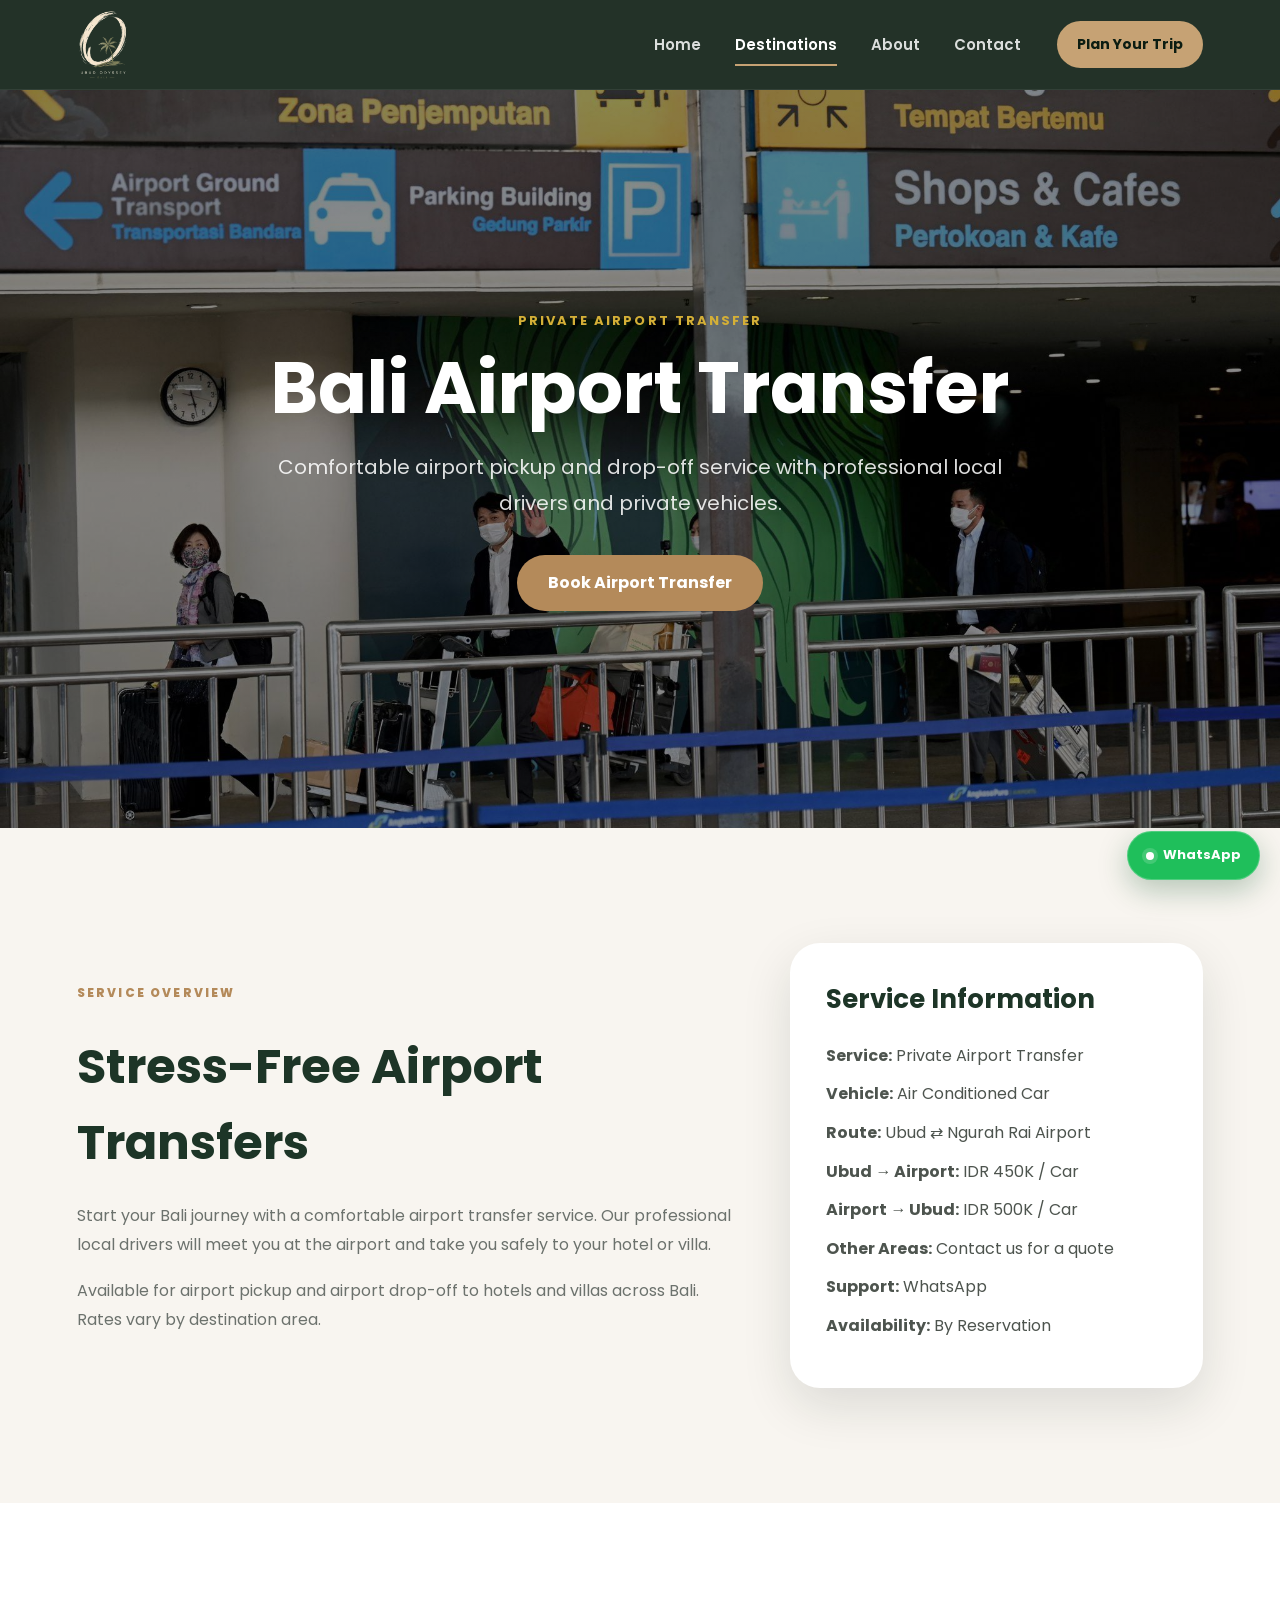
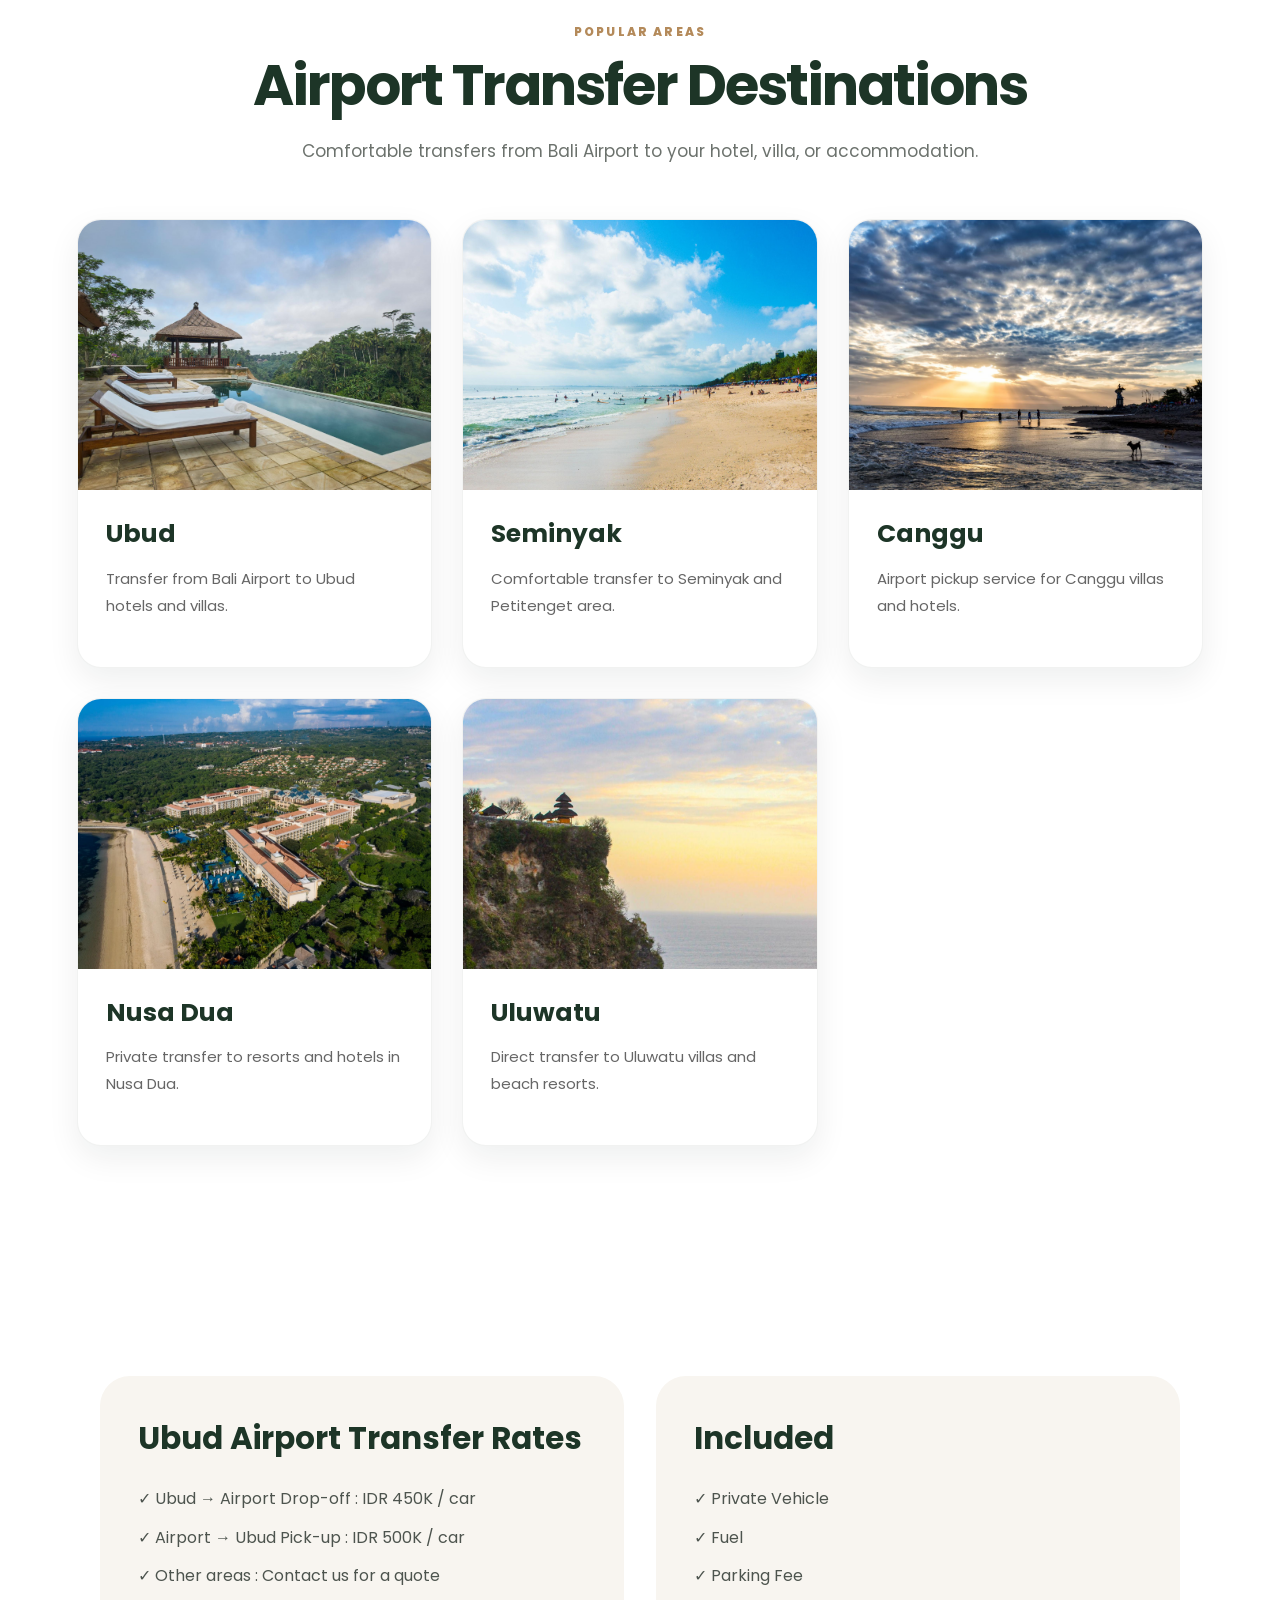
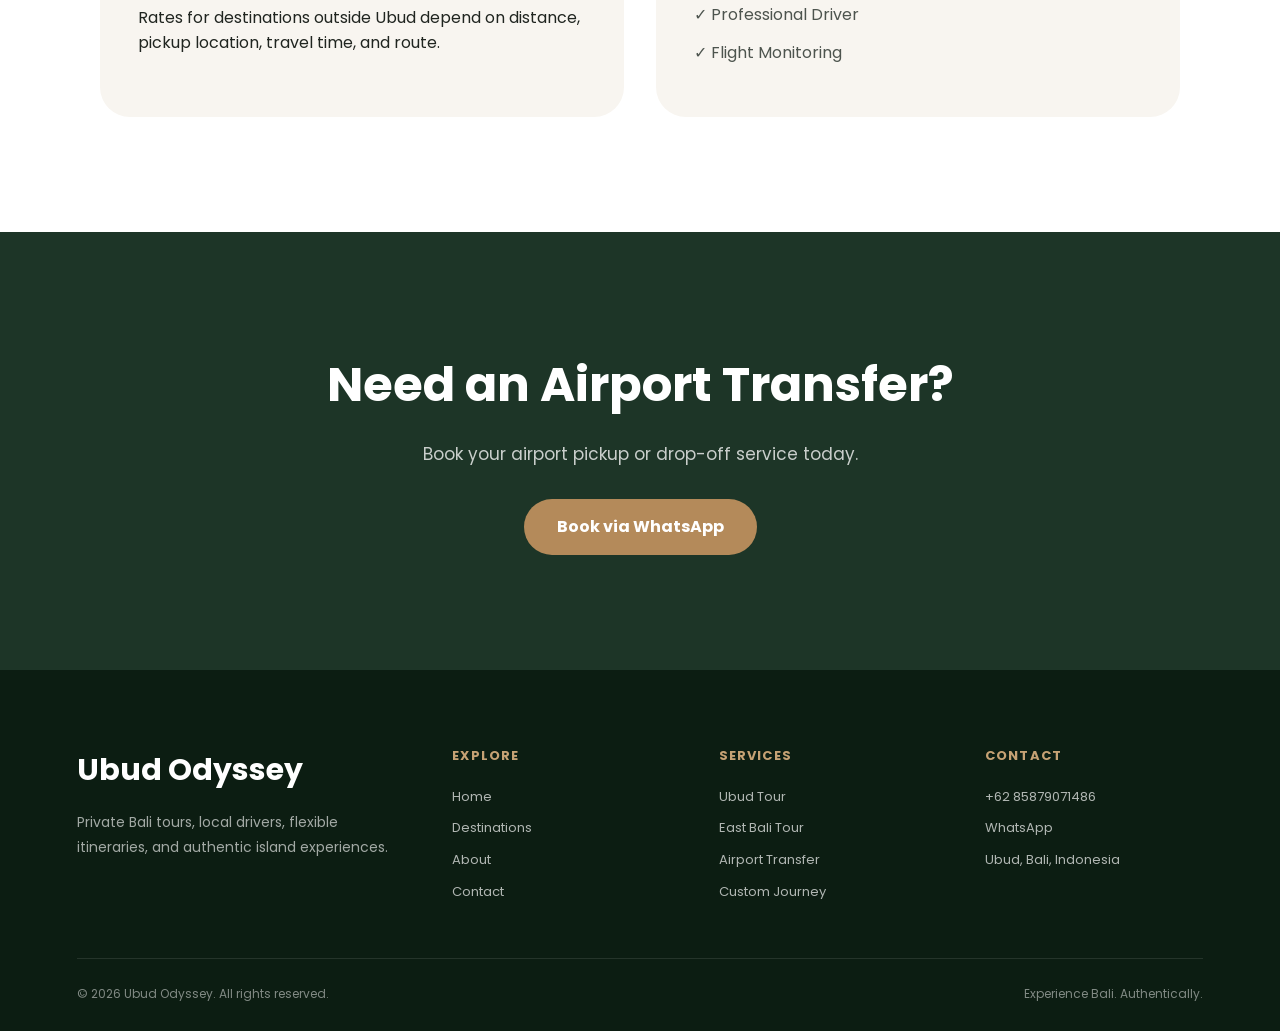
<file: airport-transfer.html>
<!DOCTYPE html>
<html lang="en">
<head>
  <meta charset="UTF-8">
  <meta name="viewport" content="width=device-width, initial-scale=1.0">
  <title>Bali Airport Transfer | Ubud Odyssey</title>
  <meta name="description" content="Book a private Bali airport transfer from Ngurah Rai International Airport to Ubud, Seminyak, Canggu, Nusa Dua, Uluwatu, and other Bali areas.">
  <meta name="robots" content="index, follow">
  <meta name="theme-color" content="#102316">
  <link rel="canonical" href="https://ubudodyssey.com/airport-transfer.html">
  <link rel="icon" href="favicon.png" type="image/png">
  <link rel="preconnect" href="https://fonts.googleapis.com">
  <link rel="preconnect" href="https://fonts.gstatic.com" crossorigin>
  <link href="https://fonts.googleapis.com/css2?family=Poppins:wght@300;400;500;600;700;800&display=swap" rel="stylesheet">
  <link rel="stylesheet" href="css/style.css">

  <!-- Google tag (gtag.js) -->
<script async src="https://www.googletagmanager.com/gtag/js?id=G-KZEE7SNSSL"></script>
<script>
  window.dataLayer = window.dataLayer || [];
  function gtag(){dataLayer.push(arguments);}
  gtag('js', new Date());

  gtag('config', 'G-KZEE7SNSSL');
  gtag('config', 'AW-18489880647');
</script>

<!-- Google Ads Contact conversion -->
<script>
function gtag_report_conversion(url) {
  var callback = function () {
    if (typeof(url) != 'undefined') {
      window.location = url;
    }
  };

  gtag('event', 'conversion', {
    'send_to': 'AW-18489880647/9KU6COu6_o0dEMfg1PBE',
    'value': 1.0,
    'currency': 'IDR',
    'event_callback': callback
  });

  return false;
}
</script>

</head>
<body>
  <nav class="site-nav" aria-label="Main navigation">
    <a class="logo" href="index.html" aria-label="Ubud Odyssey home">
      <img src="img/ubud-odyssey-logo.png" alt="Ubud Odyssey - Bali Private Experience">
    </a>
    <ul class="nav-links" id="primary-navigation">
      <li><a href="index.html">Home</a></li>
      <li><a href="destinations.html" class="active" aria-current="page">Destinations</a></li>
      <li><a href="about.html">About</a></li>
      <li><a href="contact.html">Contact</a></li>
    </ul>
    <a class="nav-cta"
       href="https://wa.me/6285879071486?text=Hello%20Ubud%20Odyssey%2C%20I%20would%20like%20to%20plan%20a%20private%20Bali%20tour." onclick="return gtag_report_conversion(this.href);"
       target="_blank" rel="noopener noreferrer">Plan Your Trip</a>
    <button class="hamburger" type="button"
      aria-label="Open navigation menu"
      aria-controls="primary-navigation"
      aria-expanded="false">
      <span></span><span></span><span></span>
    </button>
  </nav>


<section class="tour-detail-hero airport-hero">
    <div class="tour-detail-content">
        <span>Private Airport Transfer</span>

        <h1>Bali Airport Transfer</h1>

        <p>
            Comfortable airport pickup and drop-off service with professional local drivers and private vehicles.
        </p>

        <a href="https://wa.me/6285879071486" onclick="return gtag_report_conversion(this.href);" class="hero-btn" target="_blank" rel="noopener noreferrer">
            Book Airport Transfer
        </a>
    </div>
</section>

    <!-- OVERVIEW -->
<section class="tour-overview">
    <div class="overview-container">

        <div class="overview-text">
            <span class="section-subtitle">Service Overview</span>

            <h2>Stress-Free Airport Transfers</h2>

            <p>
                Start your Bali journey with a comfortable airport transfer service. Our professional local drivers will meet you at the airport and take you safely to your hotel or villa.
            </p>

            <p>
                Available for airport pickup and airport drop-off to hotels and villas across Bali. Rates vary by destination area.
            </p>
        </div>

        <div class="overview-box">
            <h3>Service Information</h3>

                <ul>
                    <li><strong>Service:</strong> Private Airport Transfer</li>
                    <li><strong>Vehicle:</strong> Air Conditioned Car</li>
                    <li><strong>Route:</strong> Ubud ⇄ Ngurah Rai Airport</li>
                    <li><strong>Ubud → Airport:</strong> IDR 450K / Car</li>
                    <li><strong>Airport → Ubud:</strong> IDR 500K / Car</li>
                    <li><strong>Other Areas:</strong> Contact us for a quote</li>
                    <li><strong>Support:</strong> WhatsApp</li>
                    <li><strong>Availability:</strong> By Reservation</li>
                </ul>
        </div>

    </div>
</section>

    <!-- DESTINATIONS -->
<section class="tour-destinations">

    <div class="section-header">
        <span class="section-subtitle">Popular Areas</span>
        <h2>Airport Transfer Destinations</h2>

        <p>
            Comfortable transfers from Bali Airport to your hotel, villa, or accommodation.
        </p>
    </div>

    <div class="destination-grid">

        <div class="destination-card">
            <img src="img/ubud hotel.jpg" alt="Airport to Ubud" loading="lazy" decoding="async">
            <div class="destination-content">
                <h3>Ubud</h3>
                <p>Transfer from Bali Airport to Ubud hotels and villas.</p>
            </div>
        </div>

        <div class="destination-card">
            <img src="img/seminyak.jpg" alt="Airport to Seminyak" loading="lazy" decoding="async">
            <div class="destination-content">
                <h3>Seminyak</h3>
                <p>Comfortable transfer to Seminyak and Petitenget area.</p>
            </div>
        </div>

        <div class="destination-card">
            <img src="img/canggu.jpg" alt="Airport to Canggu" loading="lazy" decoding="async">
            <div class="destination-content">
                <h3>Canggu</h3>
                <p>Airport pickup service for Canggu villas and hotels.</p>
            </div>
        </div>

        <div class="destination-card">
            <img src="img/nusadua-hotel.jpg" alt="Airport to Nusa Dua" loading="lazy" decoding="async">
            <div class="destination-content">
                <h3>Nusa Dua</h3>
                <p>Private transfer to resorts and hotels in Nusa Dua.</p>
            </div>
        </div>

        <div class="destination-card">
            <img src="img/uluwatu.jpg" alt="Airport to Uluwatu" loading="lazy" decoding="async">
            <div class="destination-content">
                <h3>Uluwatu</h3>
                <p>Direct transfer to Uluwatu villas and beach resorts.</p>
            </div>
        </div>

    </div>

</section>

    <!-- INCLUDED -->
<section class="included-section">

  <div class="included-container">

    <div>
      <h2>Ubud Airport Transfer Rates</h2>

      <ul>
        <li>✓ Ubud → Airport Drop-off : IDR 450K / car</li>
        <li>✓ Airport → Ubud Pick-up : IDR 500K / car</li>
        <li>✓ Other areas : Contact us for a quote</li>
      </ul>

      <p>
        Rates for destinations outside Ubud depend on distance,
        pickup location, travel time, and route.
      </p>
    </div>

    <div>
      <h2>Included</h2>

      <ul>
        <li>✓ Private Vehicle</li>
        <li>✓ Fuel</li>
        <li>✓ Parking Fee</li>
        <li>✓ Professional Driver</li>
        <li>✓ Flight Monitoring</li>
      </ul>
    </div>

  </div>

</section>

    <!-- CTA -->
<section class="tour-cta">

    <h2>Need an Airport Transfer?</h2>

    <p>
        Book your airport pickup or drop-off service today.
    </p>

    <a href="https://wa.me/6285879071486" onclick="return gtag_report_conversion(this.href);" target="_blank" rel="noopener noreferrer">
        Book via WhatsApp
    </a>

</section>

  <footer class="site-footer">
    <div class="footer-grid">
      <div class="footer-brand">
        <h2>Ubud Odyssey</h2>
        <p>Private Bali tours, local drivers, flexible itineraries, and authentic island experiences.</p>
      </div>
      <div class="footer-column">
        <h3>Explore</h3>
        <a href="index.html">Home</a>
        <a href="destinations.html">Destinations</a>
        <a href="about.html">About</a>
        <a href="contact.html">Contact</a>
      </div>
      <div class="footer-column">
        <h3>Services</h3>
        <a href="ubud-tour.html">Ubud Tour</a>
        <a href="east-bali-tour.html">East Bali Tour</a>
        <a href="airport-transfer.html">Airport Transfer</a>
        <a href="destinations.html">Custom Journey</a>
      </div>
      <div class="footer-column">
        <h3>Contact</h3>
        <a href="tel:+6285879071486">+62 85879071486</a>
        <a href="https://wa.me/6285879071486" onclick="return gtag_report_conversion(this.href);" target="_blank" rel="noopener noreferrer">WhatsApp</a>
        <span>Ubud, Bali, Indonesia</span>
      </div>
    </div>
    <div class="footer-bottom">
      <p>© <span id="current-year">2026</span> Ubud Odyssey. All rights reserved.</p>
      <p>Experience Bali. Authentically.</p>
    </div>
  </footer>

  <a href="https://wa.me/6285879071486?text=Hello%20Ubud%20Odyssey%2C%20I%20would%20like%20to%20ask%20about%20a%20private%20Bali%20tour." onclick="return gtag_report_conversion(this.href);"
     class="floating-whatsapp"
     target="_blank"
     rel="noopener noreferrer"
     aria-label="Chat with Ubud Odyssey on WhatsApp">
    <span class="floating-whatsapp-dot"></span>
    <span>WhatsApp</span>
  </a>

  <script src="js/script.js" defer></script>
</body>
</html>
</file>
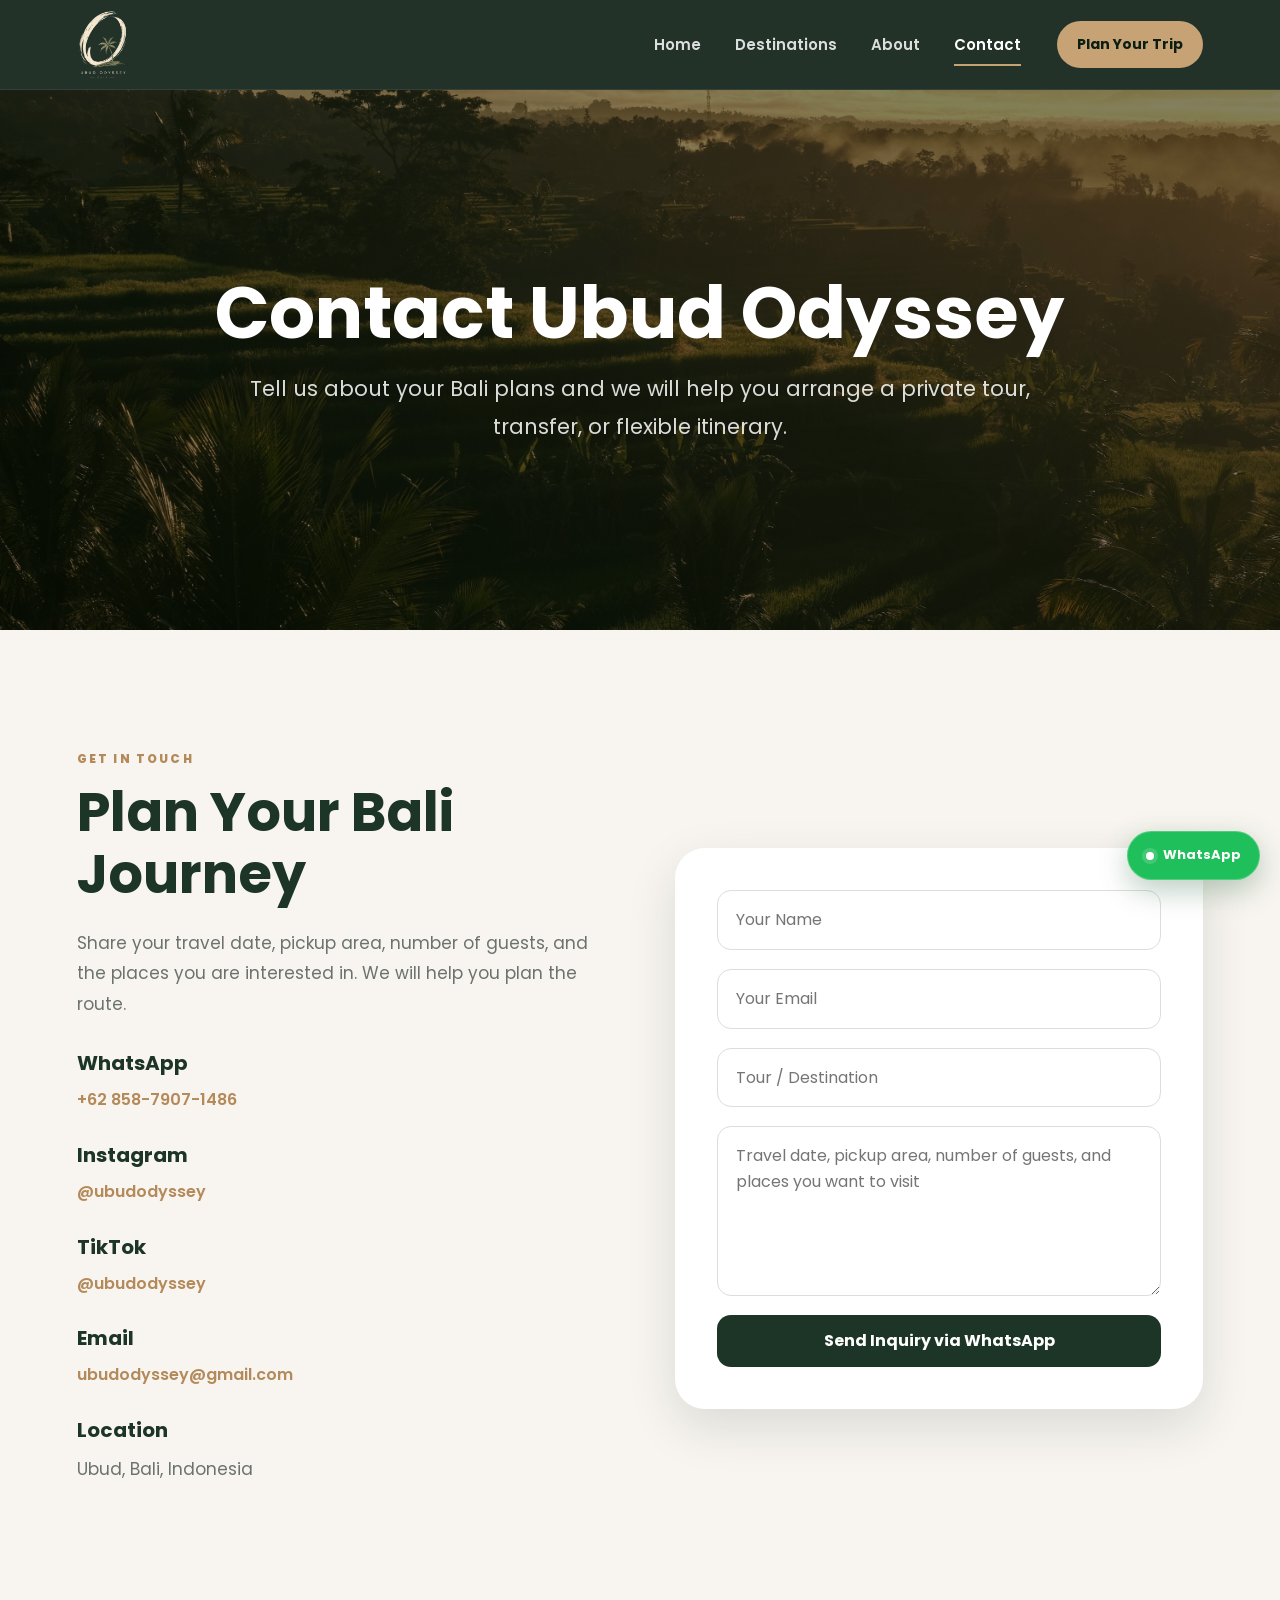
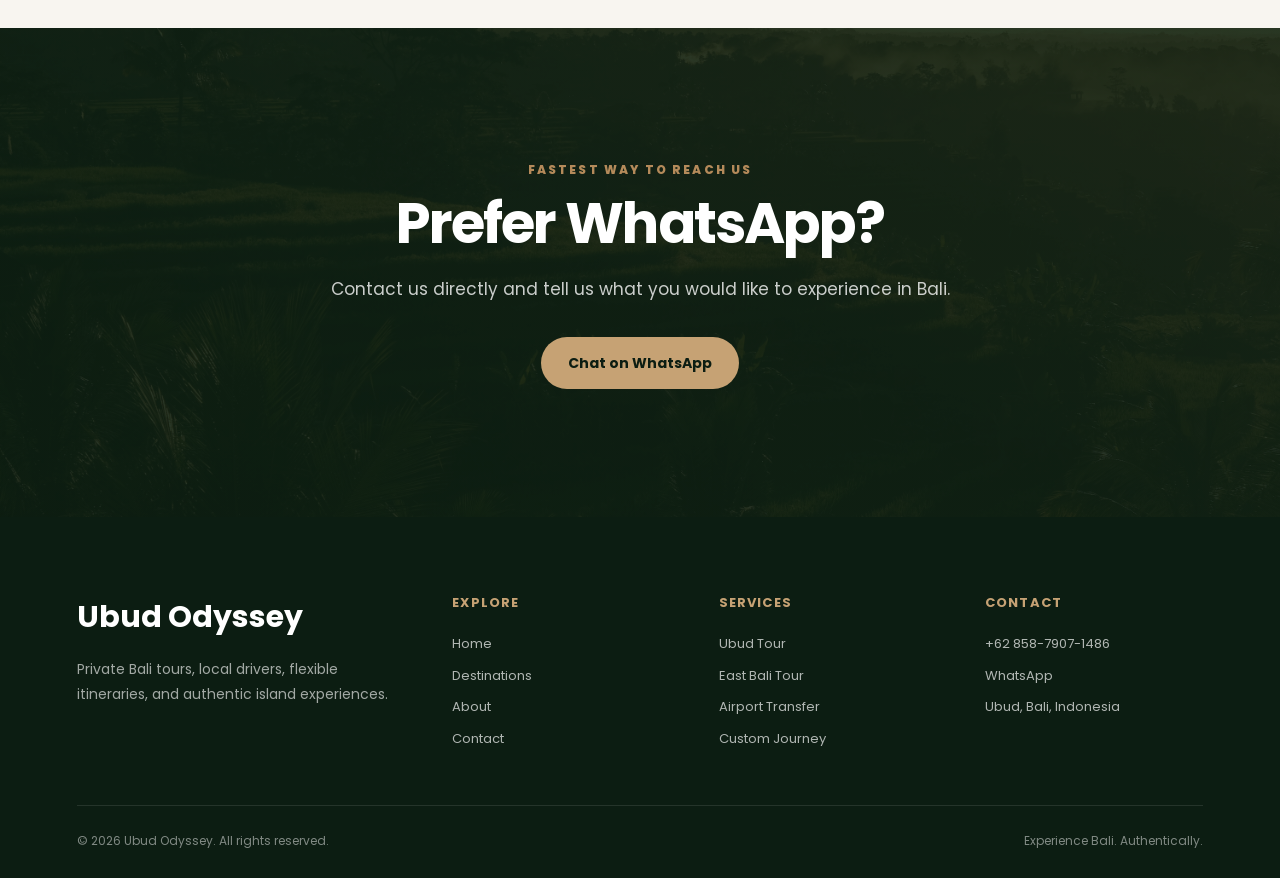
<file: contact.html>
<!DOCTYPE html>
<html lang="en">
<head>
  <meta charset="UTF-8">
  <meta name="viewport" content="width=device-width, initial-scale=1.0">
  <title>Contact Ubud Odyssey | Bali Private Tours</title>
  <meta name="description" content="Contact Ubud Odyssey to plan a private Bali tour, airport transfer, or flexible custom itinerary with a local driver.">
  <meta name="robots" content="index, follow">
  <meta name="theme-color" content="#102316">
  <link rel="canonical" href="https://ubudodyssey.com/contact.html">
  <link rel="icon" href="favicon.png" type="image/png">
  <link rel="preconnect" href="https://fonts.googleapis.com">
  <link rel="preconnect" href="https://fonts.gstatic.com" crossorigin>
  <link href="https://fonts.googleapis.com/css2?family=Poppins:wght@300;400;500;600;700;800&display=swap" rel="stylesheet">
  <link rel="stylesheet" href="css/style.css">

  <!-- Google tag (gtag.js) -->
<script async src="https://www.googletagmanager.com/gtag/js?id=G-KZEE7SNSSL"></script>
<script>
  window.dataLayer = window.dataLayer || [];
  function gtag(){dataLayer.push(arguments);}
  gtag('js', new Date());

  gtag('config', 'G-KZEE7SNSSL');
  gtag('config', 'AW-18489880647');
</script>

<!-- Google Ads Contact conversion -->
<script>
function gtag_report_conversion(url) {
  var callback = function () {
    if (typeof(url) != 'undefined') {
      window.location = url;
    }
  };

  gtag('event', 'conversion', {
    'send_to': 'AW-18489880647/9KU6COu6_o0dEMfg1PBE',
    'value': 1.0,
    'currency': 'IDR',
    'event_callback': callback
  });

  return false;
}
</script>

</head>
<body>
  <nav class="site-nav" aria-label="Main navigation">
    <a class="logo" href="index.html" aria-label="Ubud Odyssey home"><img src="img/ubud-odyssey-logo.png" alt="Ubud Odyssey - Bali Private Experience"></a>
    <ul class="nav-links" id="primary-navigation">
      <li><a href="index.html">Home</a></li><li><a href="destinations.html">Destinations</a></li><li><a href="about.html">About</a></li><li><a href="contact.html" class="active" aria-current="page">Contact</a></li>
    </ul>
    <a class="nav-cta" href="https://wa.me/6285879071486?text=Hello%20Ubud%20Odyssey%2C%20I%20would%20like%20to%20plan%20a%20private%20Bali%20tour." onclick="return gtag_report_conversion(this.href);" target="_blank" rel="noopener noreferrer">Plan Your Trip</a>
    <button class="hamburger" type="button" aria-label="Open navigation menu" aria-controls="primary-navigation" aria-expanded="false"><span></span><span></span><span></span></button>
  </nav>

  <header class="page-header"><div class="page-header-content"><h1>Contact Ubud Odyssey</h1><p>Tell us about your Bali plans and we will help you arrange a private tour, transfer, or flexible itinerary.</p></div></header>

  <main>
    <section class="contact-section">
      <div class="contact-container">
        <div class="contact-info">
          <span class="section-subtitle">Get in Touch</span>
          <h2>Plan Your Bali Journey</h2>
          <p>Share your travel date, pickup area, number of guests, and the places you are interested in. We will help you plan the route.</p>
          <div class="info-box"><h4>WhatsApp</h4><a href="https://wa.me/6285879071486" onclick="return gtag_report_conversion(this.href);" target="_blank" rel="noopener noreferrer">+62 858-7907-1486</a></div>
          <div class="info-box"><h4>Instagram</h4><a href="https://instagram.com/ubudodyssey" target="_blank" rel="noopener noreferrer">@ubudodyssey</a></div>
          <div class="info-box"><h4>TikTok</h4><a href="https://tiktok.com/@ubudodyssey" target="_blank" rel="noopener noreferrer">@ubudodyssey</a></div>
          <div class="info-box"><h4>Email</h4><a href="mailto:ubudodyssey@gmail.com">ubudodyssey@gmail.com</a></div>
          <div class="info-box"><h4>Location</h4><p>Ubud, Bali, Indonesia</p></div>
        </div>

        <div class="contact-form">
          <form id="contactForm">
            <input type="text" id="name" name="name" placeholder="Your Name" autocomplete="name" required>
            <input type="email" id="email" name="email" placeholder="Your Email" autocomplete="email" required>
            <input type="text" id="tour" name="tour" placeholder="Tour / Destination">
            <textarea id="message" name="message" placeholder="Travel date, pickup area, number of guests, and places you want to visit" required></textarea>
            <button type="submit">Send Inquiry via WhatsApp</button>
          </form>
        </div>
      </div>
    </section>

    <section class="booking-cta"><div class="booking-cta-content"><span class="section-subtitle">Fastest Way to Reach Us</span><h2>Prefer WhatsApp?</h2><p>Contact us directly and tell us what you would like to experience in Bali.</p><a href="https://wa.me/6285879071486?text=Hello%20Ubud%20Odyssey%2C%20I%20would%20like%20to%20ask%20about%20a%20private%20Bali%20tour." onclick="return gtag_report_conversion(this.href);" class="button button-gold" target="_blank" rel="noopener noreferrer">Chat on WhatsApp</a></div></section>
  </main>

  <footer class="site-footer">
    <div class="footer-grid">
      <div class="footer-brand"><h2>Ubud Odyssey</h2><p>Private Bali tours, local drivers, flexible itineraries, and authentic island experiences.</p></div>
      <div class="footer-column"><h3>Explore</h3><a href="index.html">Home</a><a href="destinations.html">Destinations</a><a href="about.html">About</a><a href="contact.html">Contact</a></div>
      <div class="footer-column"><h3>Services</h3><a href="ubud-tour.html">Ubud Tour</a><a href="east-bali-tour.html">East Bali Tour</a><a href="airport-transfer.html">Airport Transfer</a><a href="destinations.html">Custom Journey</a></div>
      <div class="footer-column"><h3>Contact</h3><a href="tel:+6285879071486">+62 858-7907-1486</a><a href="https://wa.me/6285879071486" onclick="return gtag_report_conversion(this.href);" target="_blank" rel="noopener noreferrer">WhatsApp</a><span>Ubud, Bali, Indonesia</span></div>
    </div>
    <div class="footer-bottom"><p>© <span id="current-year">2026</span> Ubud Odyssey. All rights reserved.</p><p>Experience Bali. Authentically.</p></div>
  </footer>

  <a href="https://wa.me/6285879071486?text=Hello%20Ubud%20Odyssey%2C%20I%20would%20like%20to%20ask%20about%20a%20private%20Bali%20tour." onclick="return gtag_report_conversion(this.href);" class="floating-whatsapp" target="_blank" rel="noopener noreferrer" aria-label="Chat with Ubud Odyssey on WhatsApp"><span class="floating-whatsapp-dot"></span><span>WhatsApp</span></a>

  <script>
    document.addEventListener("DOMContentLoaded", () => {
      const form = document.getElementById("contactForm");
      if (!form) return;
      form.addEventListener("submit", (event) => {
        event.preventDefault();
        const name = document.getElementById("name").value.trim();
        const email = document.getElementById("email").value.trim();
        const tour = document.getElementById("tour").value.trim();
        const message = document.getElementById("message").value.trim();
        const whatsappMessage = `Hello Ubud Odyssey,\n\nName: ${name}\nEmail: ${email}\nTour / Destination: ${tour || "-"}\nTravel Plan: ${message}`;
        const whatsappURL = `https://wa.me/6285879071486?text=${encodeURIComponent(whatsappMessage)}`;

        // Google Ads conversion tracking
gtag_report_conversion();

        window.open(whatsappURL, "_blank", "noopener,noreferrer");
      });
    });
  </script>
  <script src="js/script.js" defer></script>
</body>
</html>
</file>
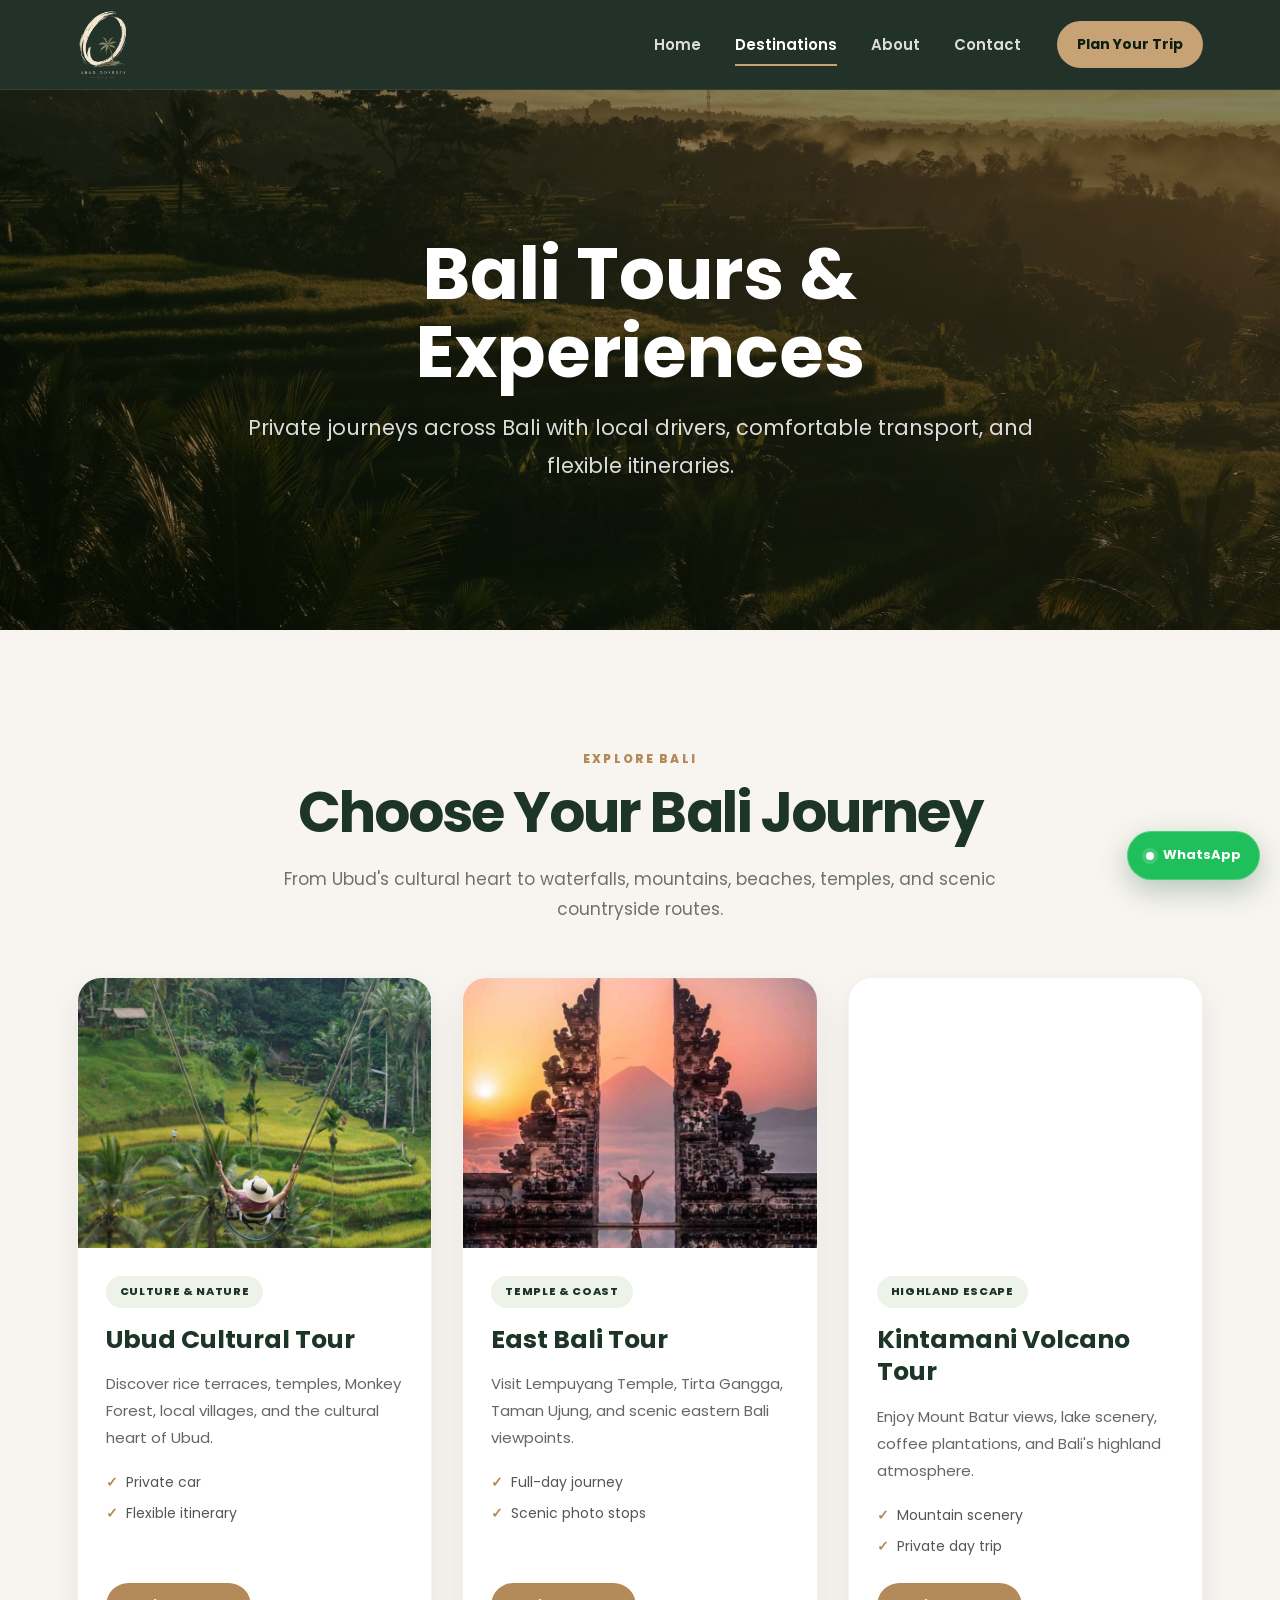
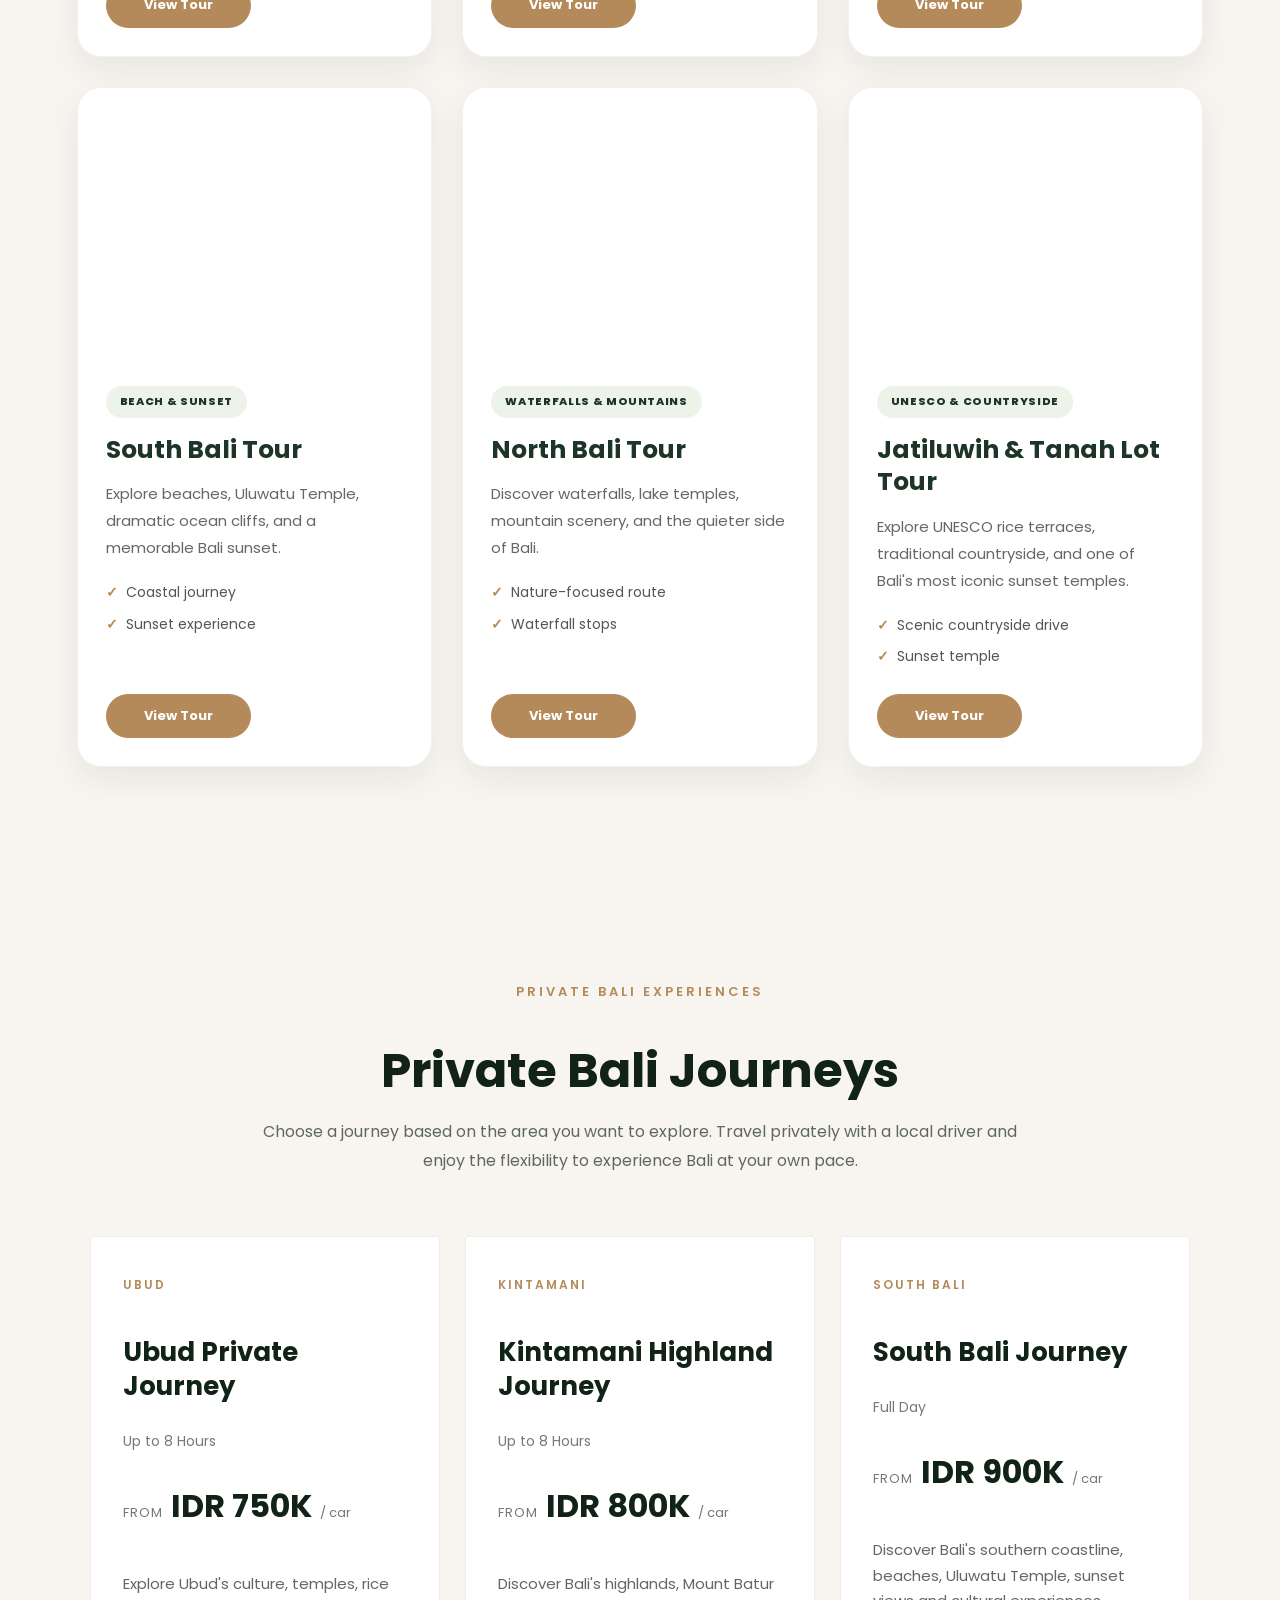
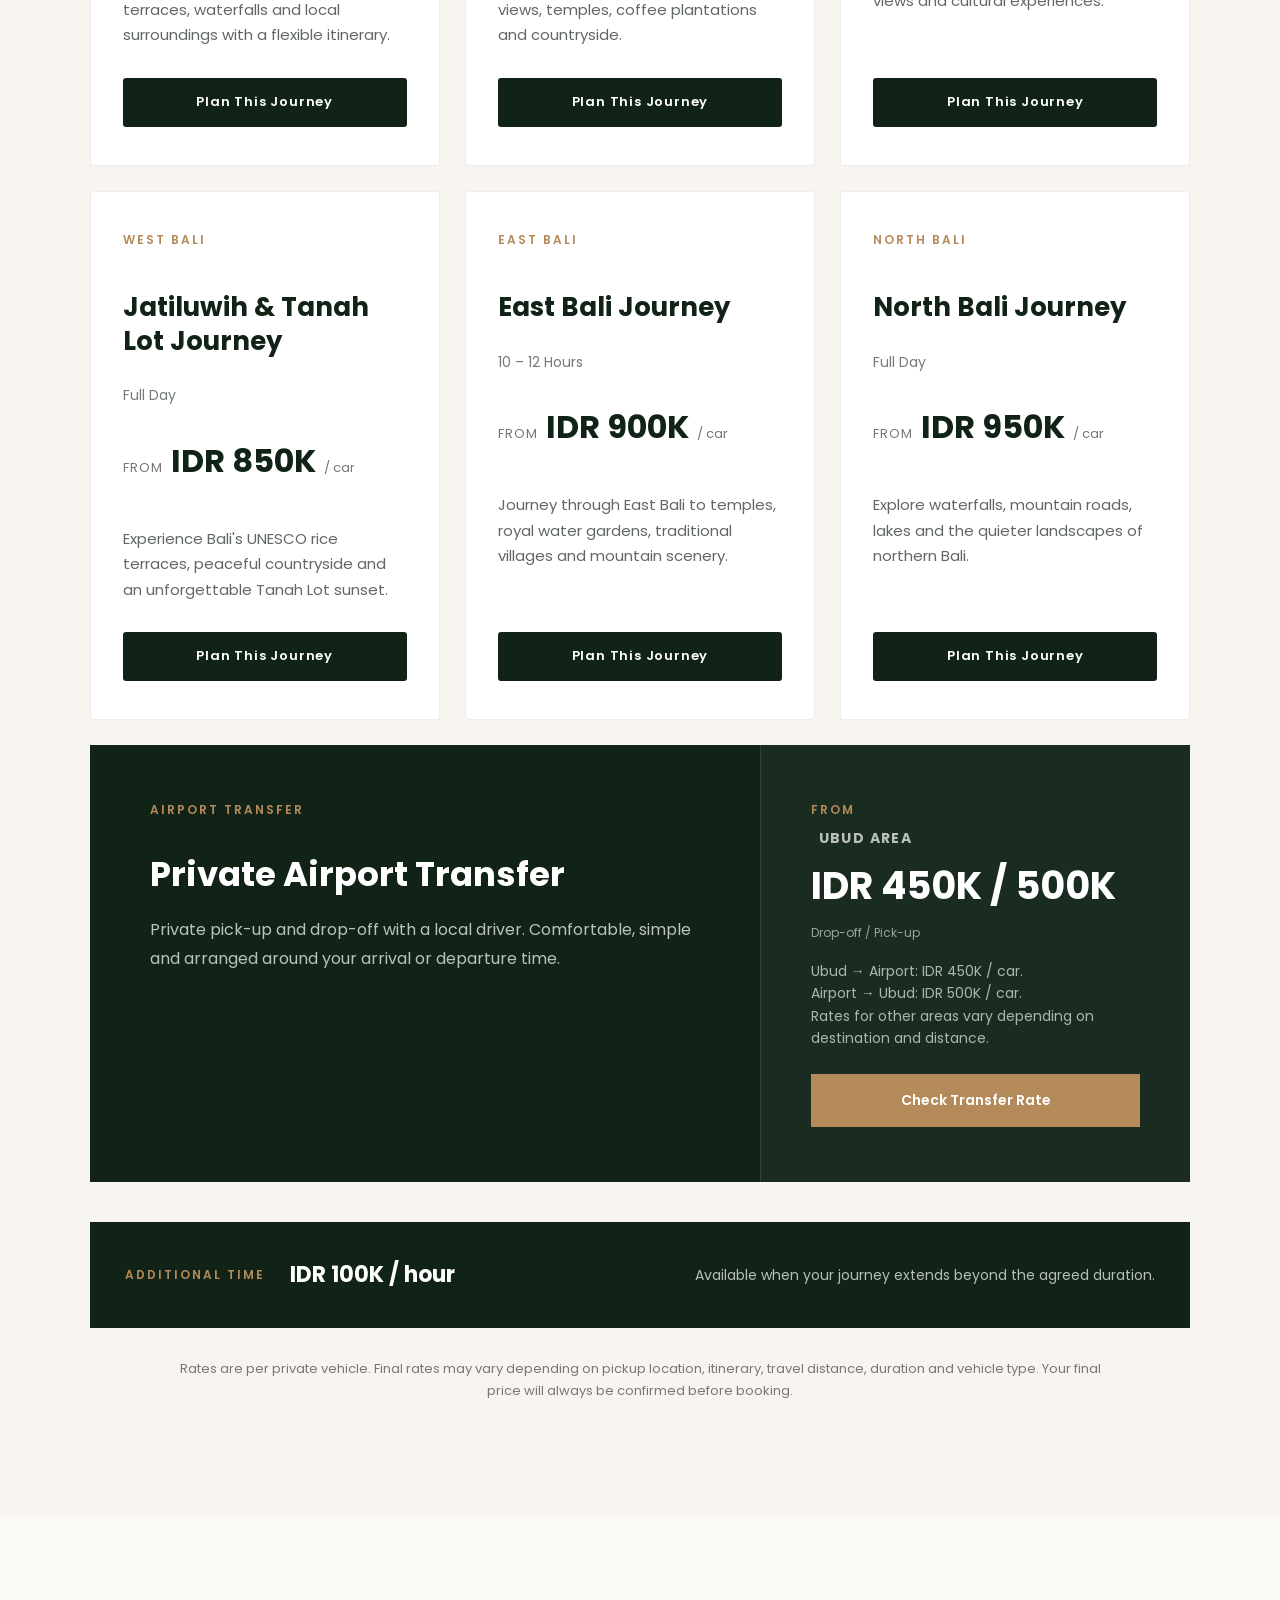
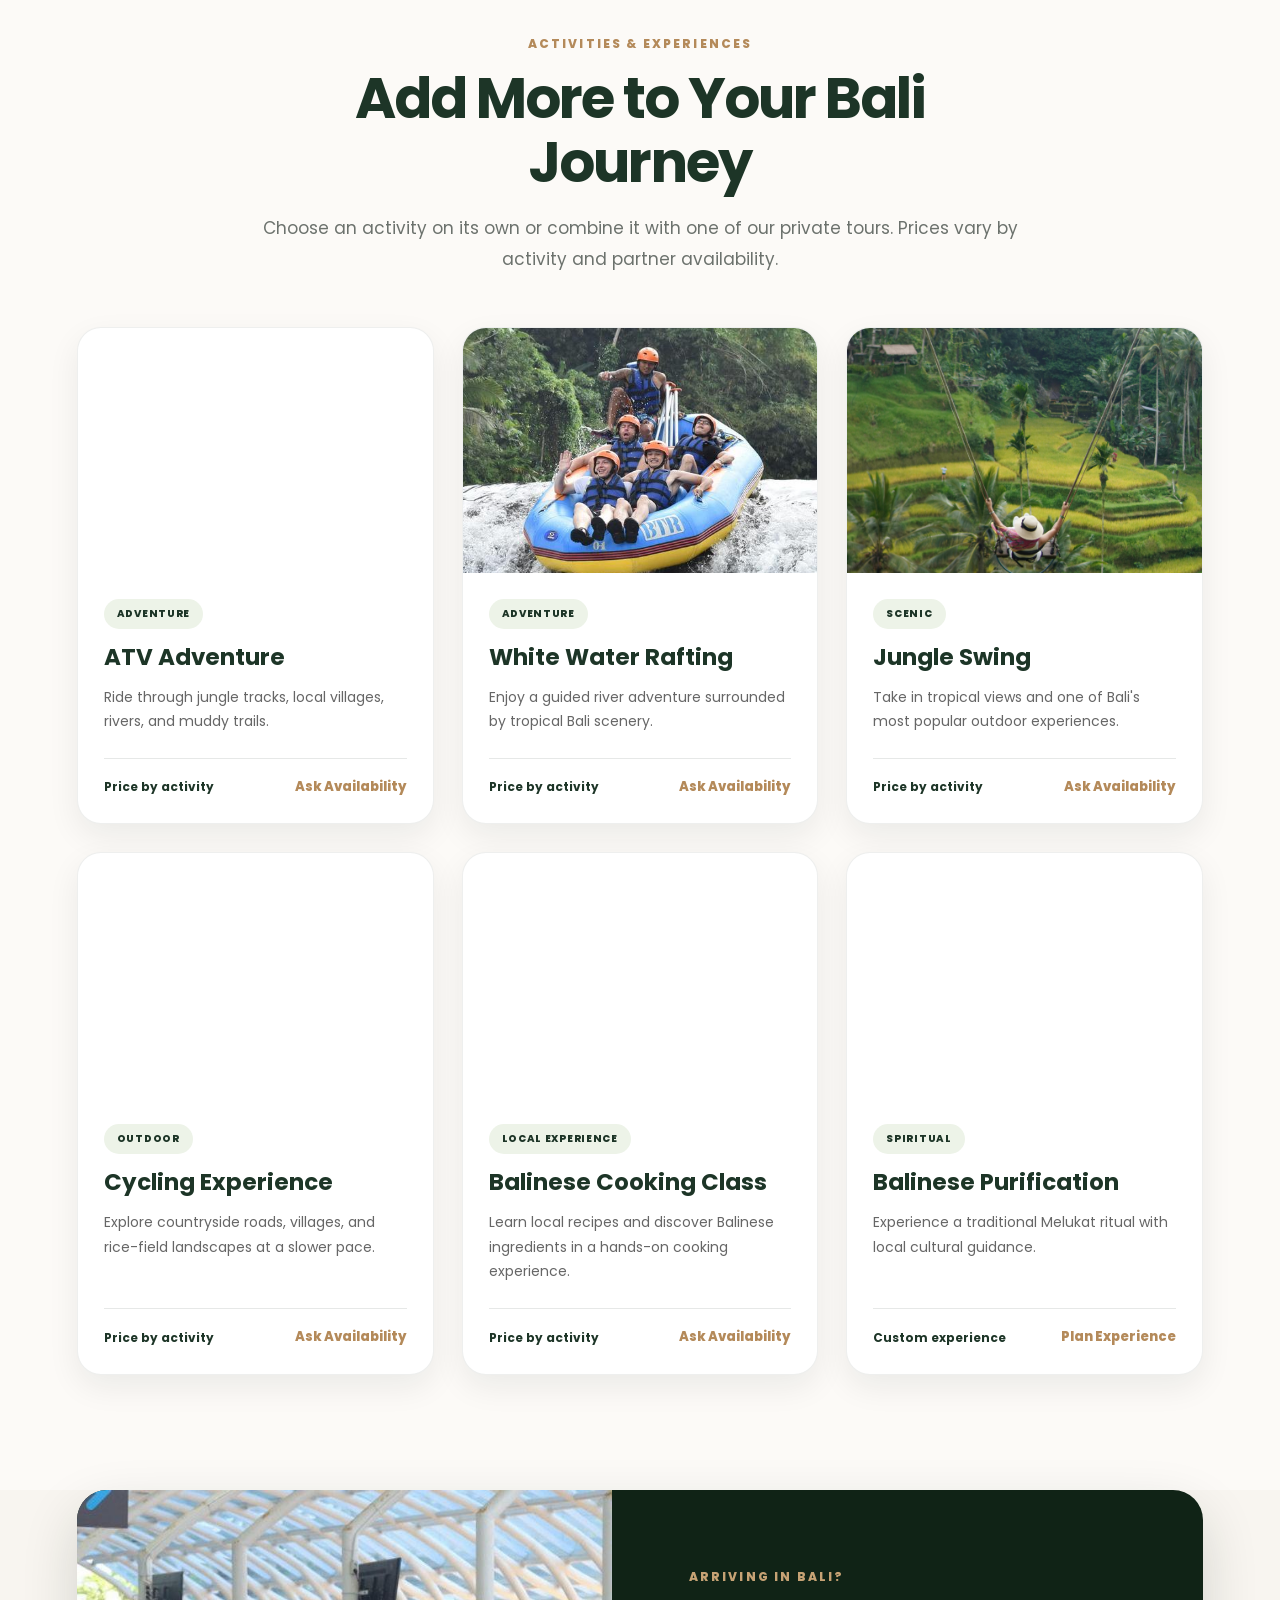
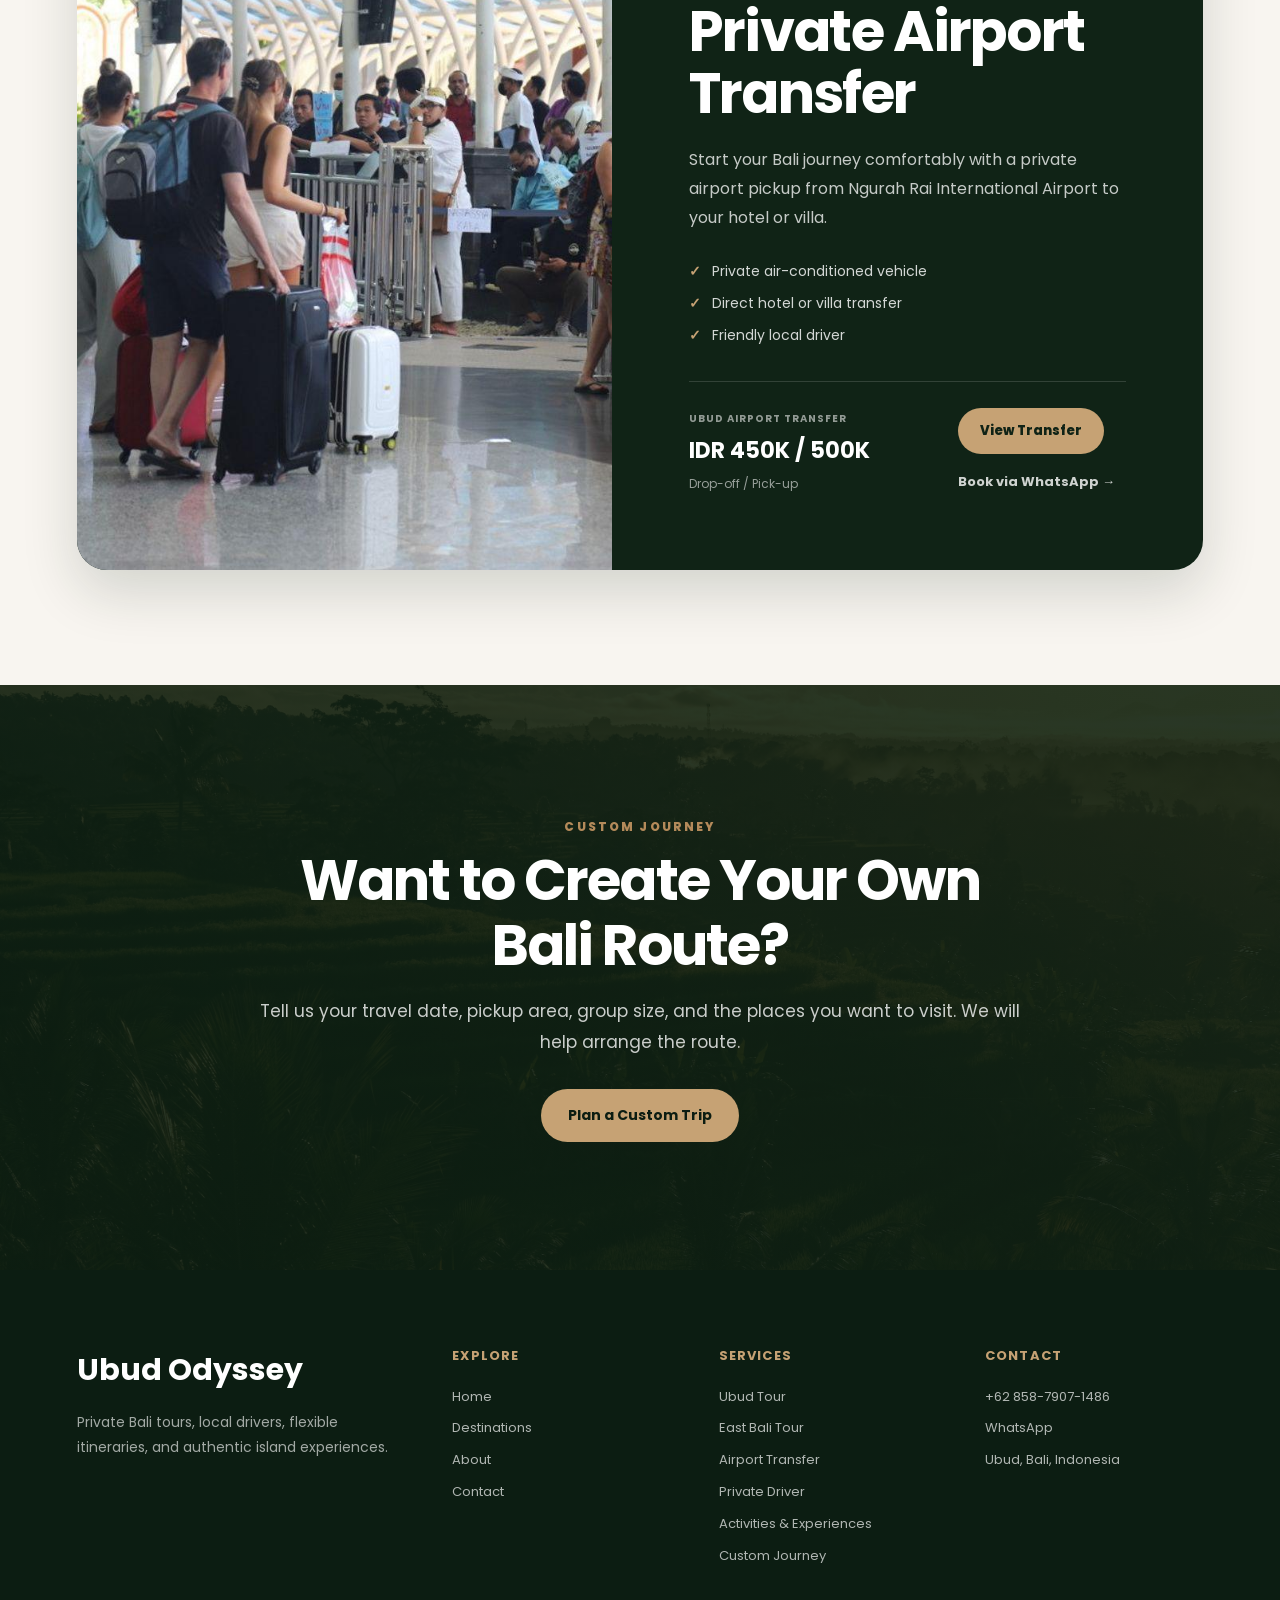
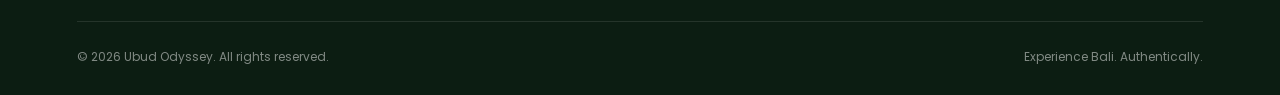
<file: destinations.html>
<!DOCTYPE html>
<html lang="en">
<head>
  <meta charset="UTF-8">
  <meta name="viewport" content="width=device-width, initial-scale=1.0">
  <title>Bali Tours & Experiences | Ubud Odyssey</title>
  <meta name="description" content="Explore private Bali tours, flexible private driver packages, activities, local experiences, and airport transfers with Ubud Odyssey.">
  <meta name="robots" content="index, follow">
  <meta name="theme-color" content="#102316">
  <link rel="canonical" href="https://ubudodyssey.com/destinations.html">
  <link rel="icon" href="favicon.png" type="image/png">
  <link rel="preconnect" href="https://fonts.googleapis.com">
  <link rel="preconnect" href="https://fonts.gstatic.com" crossorigin>
  <link href="https://fonts.googleapis.com/css2?family=Poppins:wght@300;400;500;600;700;800&display=swap" rel="stylesheet">
  <link rel="stylesheet" href="css/style.css">

  <style>
    /* =========================
       PRIVATE DRIVER — FINAL
    ========================== */
    .private-driver-section{
      padding:100px 8%;
      background:#102316;
      color:#fff;
    }

    .private-driver-wrap{
      max-width:1200px;
      margin:0 auto;
    }

    .private-driver-header{
      max-width:780px;
      margin:0 auto 48px;
      text-align:center;
    }

    .private-driver-header .section-subtitle{
      color:#b48a5a;
    }

    .private-driver-header h2{
      margin:8px 0 18px;
      font-size:clamp(36px,5vw,56px);
      line-height:1.12;
      color:#fff;
    }

    .private-driver-header p{
      color:rgba(255,255,255,.76);
      font-size:17px;
      line-height:1.8;
    }

    .driver-price-grid{
      display:grid;
      grid-template-columns:repeat(3,1fr);
      gap:22px;
      margin:0 0 26px;
    }

    .driver-price-card{
      position:relative;
      padding:34px 30px;
      border:1px solid rgba(255,255,255,.12);
      border-radius:24px;
      background:rgba(255,255,255,.055);
      box-shadow:0 18px 45px rgba(0,0,0,.12);
    }

    .driver-price-card.featured{
      border-color:#b48a5a;
      background:rgba(180,138,90,.10);
    }

    .driver-price-badge{
      display:inline-block;
      margin-bottom:18px;
      padding:7px 12px;
      border-radius:999px;
      background:#b48a5a;
      color:#fff;
      font-size:11px;
      font-weight:700;
      letter-spacing:1.2px;
      text-transform:uppercase;
    }

    .driver-price-card h3{
      margin:0 0 8px;
      color:#fff;
      font-size:23px;
    }

    .driver-duration{
      display:block;
      margin-bottom:24px;
      color:rgba(255,255,255,.66);
      font-size:14px;
    }

    .driver-price{
      display:flex;
      align-items:flex-end;
      gap:7px;
      margin-bottom:18px;
    }

    .driver-price strong{
      color:#f4eddf;
      font-size:38px;
      line-height:1;
    }

    .driver-price span{
      padding-bottom:3px;
      color:rgba(255,255,255,.62);
      font-size:13px;
    }

    .driver-price-card p{
      color:rgba(255,255,255,.72);
      font-size:14px;
      line-height:1.7;
    }

    .driver-details{
      display:grid;
      grid-template-columns:1.05fr .95fr;
      gap:22px;
      margin-top:22px;
    }

    .driver-includes,
    .driver-notes{
      padding:30px;
      border-radius:24px;
      background:#f8f5f0;
      color:#1d3527;
    }

    .driver-includes h3,
    .driver-notes h3{
      margin-bottom:16px;
      font-size:21px;
    }

    .driver-feature-list{
      display:flex;
      flex-wrap:wrap;
      gap:10px;
      list-style:none;
      padding:0;
      margin:0;
    }

    .driver-feature-list li{
      padding:9px 13px;
      border-radius:999px;
      background:#edf3e8;
      color:#2f5d3f;
      font-size:13px;
      font-weight:600;
    }

    .driver-notes p{
      margin:0 0 12px;
      color:#5f665f;
      font-size:14px;
      line-height:1.75;
    }

    .driver-notes p:last-child{
      margin-bottom:0;
    }

    .driver-additional{
      margin:24px 0 0;
      padding:22px 26px;
      display:flex;
      justify-content:space-between;
      align-items:center;
      gap:20px;
      border-radius:20px;
      background:#1d3527;
      border:1px solid rgba(255,255,255,.10);
    }

    .driver-additional div span{
      display:block;
      margin-bottom:5px;
      color:#b48a5a;
      font-size:12px;
      font-weight:700;
      letter-spacing:1.3px;
      text-transform:uppercase;
    }

    .driver-additional div strong{
      color:#fff;
      font-size:20px;
    }

    .driver-additional-price{
      color:#f4eddf;
      font-size:26px;
      font-weight:800;
      white-space:nowrap;
    }

    .driver-cta{
      margin-top:34px;
      text-align:center;
    }

    .driver-cta a{
      display:inline-block;
      padding:16px 30px;
      border-radius:999px;
      background:#b48a5a;
      color:#fff;
      text-decoration:none;
      font-weight:700;
      transition:.25s ease;
    }

    .driver-cta a:hover{
      transform:translateY(-2px);
      background:#fff;
      color:#102316;
    }

    .driver-cta small{
      display:block;
      max-width:760px;
      margin:14px auto 0;
      color:rgba(255,255,255,.58);
      font-size:12px;
      line-height:1.65;
    }

    @media (max-width:900px){
      .driver-price-grid,
      .driver-details{
        grid-template-columns:1fr;
      }
    }

    @media (max-width:768px){
      .private-driver-section{
        padding:72px 6%;
      }

      .driver-price-card,
      .driver-includes,
      .driver-notes{
        padding:26px 22px;
      }

      .driver-additional{
        align-items:flex-start;
        flex-direction:column;
      }

      .driver-price strong{
        font-size:34px;
      }
    }
  </style>

  <!-- Google tag (gtag.js) -->
<script async src="https://www.googletagmanager.com/gtag/js?id=G-KZEE7SNSSL"></script>
<script>
  window.dataLayer = window.dataLayer || [];
  function gtag(){dataLayer.push(arguments);}
  gtag('js', new Date());

  gtag('config', 'G-KZEE7SNSSL');
  gtag('config', 'AW-18489880647');
</script>

<!-- Google Ads Contact conversion -->
<script>
function gtag_report_conversion(url) {
  var callback = function () {
    if (typeof(url) != 'undefined') {
      window.location = url;
    }
  };

  gtag('event', 'conversion', {
    'send_to': 'AW-18489880647/9KU6COu6_o0dEMfg1PBE',
    'value': 1.0,
    'currency': 'IDR',
    'event_callback': callback
  });

  return false;
}
</script>

</head>
<body>
  <nav class="site-nav" aria-label="Main navigation">
    <a class="logo" href="index.html" aria-label="Ubud Odyssey home"><img src="img/ubud-odyssey-logo.png" alt="Ubud Odyssey - Bali Private Experience"></a>
    <ul class="nav-links" id="primary-navigation"><li><a href="index.html">Home</a></li><li><a href="destinations.html" class="active" aria-current="page">Destinations</a></li><li><a href="about.html">About</a></li><li><a href="contact.html">Contact</a></li></ul>
    <a class="nav-cta" href="https://wa.me/6285879071486?text=Hello%20Ubud%20Odyssey%2C%20I%20would%20like%20to%20plan%20a%20private%20Bali%20tour." onclick="return gtag_report_conversion(this.href);" target="_blank" rel="noopener noreferrer">Plan Your Trip</a>
    <button class="hamburger" type="button" aria-label="Open navigation menu" aria-controls="primary-navigation" aria-expanded="false"><span></span><span></span><span></span></button>
  </nav>

  <header class="page-header"><div class="page-header-content"><h1>Bali Tours & Experiences</h1><p>Private journeys across Bali with local drivers, comfortable transport, and flexible itineraries.</p></div></header>

  <main>
    <section class="destinations-section" id="destinations">
      <div class="section-header"><span class="section-subtitle">Explore Bali</span><h2>Choose Your Bali Journey</h2><p>From Ubud's cultural heart to waterfalls, mountains, beaches, temples, and scenic countryside routes.</p></div>
      <div class="destination-grid">
        <article class="destination-card"><img src="img/ubud tour.jpg" alt="Ubud Cultural Tour" loading="lazy" decoding="async"><div class="destination-content"><span class="tag">Culture & Nature</span><h3>Ubud Cultural Tour</h3><p>Discover rice terraces, temples, Monkey Forest, local villages, and the cultural heart of Ubud.</p><div class="card-info"><span>Private car</span><span>Flexible itinerary</span></div><a href="ubud-tour.html" class="card-btn">View Tour</a></div></article>
        <article class="destination-card"><img src="img/east-bali-tour.jpg" alt="East Bali Tour" loading="lazy" decoding="async"><div class="destination-content"><span class="tag">Temple & Coast</span><h3>East Bali Tour</h3><p>Visit Lempuyang Temple, Tirta Gangga, Taman Ujung, and scenic eastern Bali viewpoints.</p><div class="card-info"><span>Full-day journey</span><span>Scenic photo stops</span></div><a href="east-bali-tour.html" class="card-btn">View Tour</a></div></article>
        <article class="destination-card"><img src="img/kintamani.jpg" alt="Kintamani Volcano Tour" loading="lazy" decoding="async"><div class="destination-content"><span class="tag">Highland Escape</span><h3>Kintamani Volcano Tour</h3><p>Enjoy Mount Batur views, lake scenery, coffee plantations, and Bali's highland atmosphere.</p><div class="card-info"><span>Mountain scenery</span><span>Private day trip</span></div><a href="kintamani-tour.html" class="card-btn">View Tour</a></div></article>
        <article class="destination-card"><img src="img/uluwatu.jpg" alt="South Bali Tour" loading="lazy" decoding="async"><div class="destination-content"><span class="tag">Beach & Sunset</span><h3>South Bali Tour</h3><p>Explore beaches, Uluwatu Temple, dramatic ocean cliffs, and a memorable Bali sunset.</p><div class="card-info"><span>Coastal journey</span><span>Sunset experience</span></div><a href="south-bali-tour.html" class="card-btn">View Tour</a></div></article>
        <article class="destination-card"><img src="img/twin waterfall.jpg" alt="North Bali Tour" loading="lazy" decoding="async"><div class="destination-content"><span class="tag">Waterfalls & Mountains</span><h3>North Bali Tour</h3><p>Discover waterfalls, lake temples, mountain scenery, and the quieter side of Bali.</p><div class="card-info"><span>Nature-focused route</span><span>Waterfall stops</span></div><a href="north-bali-tour.html" class="card-btn">View Tour</a></div></article>
        <article class="destination-card"><img src="img/jatiluwih.jpg" alt="Jatiluwih and Tanah Lot Tour" loading="lazy" decoding="async"><div class="destination-content"><span class="tag">UNESCO & Countryside</span><h3>Jatiluwih & Tanah Lot Tour</h3><p>Explore UNESCO rice terraces, traditional countryside, and one of Bali's most iconic sunset temples.</p><div class="card-info"><span>Scenic countryside drive</span><span>Sunset temple</span></div><a href="jatiluwih-tour.html" class="card-btn">View Tour</a></div></article>
      </div>
    </section>

<!-- =========================
     PRIVATE BALI JOURNEYS
========================== -->

<section class="journey-pricing-section">

    <div class="journey-pricing-header">
        <span class="journey-subtitle">PRIVATE BALI EXPERIENCES</span>

        <h2>Private Bali Journeys</h2>

        <p>
            Choose a journey based on the area you want to explore.
            Travel privately with a local driver and enjoy the flexibility
            to experience Bali at your own pace.
        </p>
    </div>


    <div class="journey-pricing-grid">

        <!-- UBUD -->
        <div class="journey-price-card">

            <span class="journey-location">UBUD</span>

            <h3>Ubud Private Journey</h3>

            <p class="journey-duration">
                Up to 8 Hours
            </p>

            <div class="journey-price">
                <span>From</span>
                <strong>IDR 750K</strong>
                <small>/ car</small>
            </div>

            <p class="journey-description">
                Explore Ubud's culture, temples, rice terraces,
                waterfalls and local surroundings with a flexible itinerary.
            </p>

            <a
                href="https://wa.me/6285879071486?text=Hi%20Ubud%20Odyssey%2C%20I%27m%20interested%20in%20the%20Ubud%20Private%20Journey." onclick="return gtag_report_conversion(this.href);"
                class="journey-btn"
                target="_blank"
            >
                Plan This Journey
            </a>

        </div>


        <!-- KINTAMANI -->
        <div class="journey-price-card">

            <span class="journey-location">KINTAMANI</span>

            <h3>Kintamani Highland Journey</h3>

            <p class="journey-duration">
                Up to 8 Hours
            </p>

            <div class="journey-price">
                <span>From</span>
                <strong>IDR 800K</strong>
                <small>/ car</small>
            </div>

            <p class="journey-description">
                Discover Bali's highlands, Mount Batur views,
                temples, coffee plantations and countryside.
            </p>

            <a
                href="https://wa.me/6285879071486?text=Hi%20Ubud%20Odyssey%2C%20I%27m%20interested%20in%20the%20Kintamani%20Highland%20Journey." onclick="return gtag_report_conversion(this.href);"
                class="journey-btn"
                target="_blank"
            >
                Plan This Journey
            </a>

        </div>


        <!-- SOUTH BALI -->
        <div class="journey-price-card">

            <span class="journey-location">SOUTH BALI</span>

            <h3>South Bali Journey</h3>

            <p class="journey-duration">
                Full Day
            </p>

            <div class="journey-price">
                <span>From</span>
                <strong>IDR 900K</strong>
                <small>/ car</small>
            </div>

            <p class="journey-description">
                Discover Bali's southern coastline, beaches,
                Uluwatu Temple, sunset views and cultural experiences.
            </p>

            <a
                href="https://wa.me/6285879071486?text=Hi%20Ubud%20Odyssey%2C%20I%27m%20interested%20in%20the%20South%20Bali%20Journey." onclick="return gtag_report_conversion(this.href);"
                class="journey-btn"
                target="_blank"
            >
                Plan This Journey
            </a>

        </div>


        <!-- JATILUWIH -->
        <div class="journey-price-card">

            <span class="journey-location">WEST BALI</span>

            <h3>Jatiluwih & Tanah Lot Journey</h3>

            <p class="journey-duration">
                Full Day
            </p>

            <div class="journey-price">
                <span>From</span>
                <strong>IDR 850K</strong>
                <small>/ car</small>
            </div>

            <p class="journey-description">
                Experience Bali's UNESCO rice terraces,
                peaceful countryside and an unforgettable Tanah Lot sunset.
            </p>

            <a
                href="https://wa.me/6285879071486?text=Hi%20Ubud%20Odyssey%2C%20I%27m%20interested%20in%20the%20Jatiluwih%20and%20Tanah%20Lot%20Journey." onclick="return gtag_report_conversion(this.href);"
                class="journey-btn"
                target="_blank"
            >
                Plan This Journey
            </a>

        </div>


        <!-- EAST BALI -->
        <div class="journey-price-card">

            <span class="journey-location">EAST BALI</span>

            <h3>East Bali Journey</h3>

            <p class="journey-duration">
                10 – 12 Hours
            </p>

            <div class="journey-price">
                <span>From</span>
                <strong>IDR 900K</strong>
                <small>/ car</small>
            </div>

            <p class="journey-description">
                Journey through East Bali to temples,
                royal water gardens, traditional villages and mountain scenery.
            </p>

            <a
                href="https://wa.me/6285879071486?text=Hi%20Ubud%20Odyssey%2C%20I%27m%20interested%20in%20the%20East%20Bali%20Journey." onclick="return gtag_report_conversion(this.href);"
                class="journey-btn"
                target="_blank"
            >
                Plan This Journey
            </a>

        </div>


        <!-- NORTH BALI -->
        <div class="journey-price-card">

            <span class="journey-location">NORTH BALI</span>

            <h3>North Bali Journey</h3>

            <p class="journey-duration">
                Full Day
            </p>

            <div class="journey-price">
                <span>From</span>
                <strong>IDR 950K</strong>
                <small>/ car</small>
            </div>

            <p class="journey-description">
                Explore waterfalls, mountain roads,
                lakes and the quieter landscapes of northern Bali.
            </p>

            <a
                href="https://wa.me/6285879071486?text=Hi%20Ubud%20Odyssey%2C%20I%27m%20interested%20in%20the%20North%20Bali%20Journey." onclick="return gtag_report_conversion(this.href);"
                class="journey-btn"
                target="_blank"
            >
                Plan This Journey
            </a>

        </div>


<!-- AIRPORT TRANSFER -->
<div class="journey-transfer-wide">

    <div class="journey-transfer-info">

        <span class="journey-location">
            AIRPORT TRANSFER
        </span>

        <h3>Private Airport Transfer</h3>

        <p>
            Private pick-up and drop-off with a local driver.
            Comfortable, simple and arranged around your arrival
            or departure time.
        </p>

    </div>


    <div class="journey-transfer-price">

        <span class="transfer-from">FROM</span>

        <div class="airport-price">
          <small>Ubud Area</small>
          <strong>IDR 450K / 500K</strong>
          <span>Drop-off / Pick-up</span>
        </div>

        <p>
          Ubud → Airport: IDR 450K / car.<br>
          Airport → Ubud: IDR 500K / car.<br>
          Rates for other areas vary depending on destination and distance.
        </p>

        <a
            href="https://wa.me/6285879071486?text=Hi%20Ubud%20Odyssey%2C%20I%27d%20like%20to%20ask%20about%20a%20private%20airport%20transfer." onclick="return gtag_report_conversion(this.href);"
            class="journey-transfer-btn"
            target="_blank"
        >
            Check Transfer Rate
        </a>

    </div>

</div>

     </div>
    <!-- END JOURNEY PRICING GRID -->


    <!-- EXTRA TIME -->
    <div class="journey-extra-time">

        <span>ADDITIONAL TIME</span>

        <strong>IDR 100K / hour</strong>

        <p>
            Available when your journey extends beyond the agreed duration.
        </p>

    </div>


    <!-- PRICE NOTE -->
    <div class="journey-price-note">

        <p>
            Rates are per private vehicle.
            Final rates may vary depending on pickup location,
            itinerary, travel distance, duration and vehicle type.
            Your final price will always be confirmed before booking.
        </p>

    </div>
</section>


    <!-- =========================
         ACTIVITIES & EXPERIENCES
    ========================== -->
    <section class="experiences-section" id="activities">
      <div class="section-header">
        <span class="section-subtitle">Activities & Experiences</span>
        <h2>Add More to Your Bali Journey</h2>
        <p>
          Choose an activity on its own or combine it with one of our private tours.
          Prices vary by activity and partner availability.
        </p>
      </div>

      <div class="experience-grid">

        <article class="experience-card">
          <div class="experience-media">
            <img
              src="img/atv.jpg"
              alt="ATV Adventure Bali"
              loading="lazy"
              decoding="async"
              onerror="this.onerror=null;this.src='img/bali.jpg';"
            >
          </div>
          <div class="experience-content">
            <span class="experience-tag">Adventure</span>
            <h3>ATV Adventure</h3>
            <p>Ride through jungle tracks, local villages, rivers, and muddy trails.</p>
            <div class="experience-bottom">
              <span>Price by activity</span>
              <a
                href="https://wa.me/6285879071486?text=Hello%20Ubud%20Odyssey%2C%20I%20want%20to%20ask%20about%20ATV%20Adventure." onclick="return gtag_report_conversion(this.href);"
                target="_blank"
                rel="noopener noreferrer"
              >Ask Availability</a>
            </div>
          </div>
        </article>

        <article class="experience-card">
          <div class="experience-media">
            <img
              src="img/rafting.jpg"
              alt="White Water Rafting Bali"
              loading="lazy"
              decoding="async"
              onerror="this.onerror=null;this.src='img/bali.jpg';"
            >
          </div>
          <div class="experience-content">
            <span class="experience-tag">Adventure</span>
            <h3>White Water Rafting</h3>
            <p>Enjoy a guided river adventure surrounded by tropical Bali scenery.</p>
            <div class="experience-bottom">
              <span>Price by activity</span>
              <a
                href="https://wa.me/6285879071486?text=Hello%20Ubud%20Odyssey%2C%20I%20want%20to%20ask%20about%20White%20Water%20Rafting." onclick="return gtag_report_conversion(this.href);"
                target="_blank"
                rel="noopener noreferrer"
              >Ask Availability</a>
            </div>
          </div>
        </article>

        <article class="experience-card">
          <div class="experience-media">
            <img
              src="img/ubud tour.jpg"
              alt="Bali Jungle Swing"
              loading="lazy"
              decoding="async"
            >
          </div>
          <div class="experience-content">
            <span class="experience-tag">Scenic</span>
            <h3>Jungle Swing</h3>
            <p>Take in tropical views and one of Bali's most popular outdoor experiences.</p>
            <div class="experience-bottom">
              <span>Price by activity</span>
              <a
                href="https://wa.me/6285879071486?text=Hello%20Ubud%20Odyssey%2C%20I%20want%20to%20ask%20about%20Bali%20Jungle%20Swing." onclick="return gtag_report_conversion(this.href);"
                target="_blank"
                rel="noopener noreferrer"
              >Ask Availability</a>
            </div>
          </div>
        </article>

        <article class="experience-card">
          <div class="experience-media">
            <img
              src="img/jatiluwih.jpg"
              alt="Bali Cycling Experience"
              loading="lazy"
              decoding="async"
            >
          </div>
          <div class="experience-content">
            <span class="experience-tag">Outdoor</span>
            <h3>Cycling Experience</h3>
            <p>Explore countryside roads, villages, and rice-field landscapes at a slower pace.</p>
            <div class="experience-bottom">
              <span>Price by activity</span>
              <a
                href="https://wa.me/6285879071486?text=Hello%20Ubud%20Odyssey%2C%20I%20want%20to%20ask%20about%20Bali%20Cycling." onclick="return gtag_report_conversion(this.href);"
                target="_blank"
                rel="noopener noreferrer"
              >Ask Availability</a>
            </div>
          </div>
        </article>

        <article class="experience-card">
          <div class="experience-media">
            <img
              src="img/ubud img.jpg"
              alt="Balinese Cooking Class"
              loading="lazy"
              decoding="async"
              onerror="this.onerror=null;this.src='img/bali.jpg';"
            >
          </div>
          <div class="experience-content">
            <span class="experience-tag">Local Experience</span>
            <h3>Balinese Cooking Class</h3>
            <p>Learn local recipes and discover Balinese ingredients in a hands-on cooking experience.</p>
            <div class="experience-bottom">
              <span>Price by activity</span>
              <a
                href="https://wa.me/6285879071486?text=Hello%20Ubud%20Odyssey%2C%20I%20want%20to%20ask%20about%20Balinese%20Cooking%20Class." onclick="return gtag_report_conversion(this.href);"
                target="_blank"
                rel="noopener noreferrer"
              >Ask Availability</a>
            </div>
          </div>
        </article>

        <article class="experience-card">
          <div class="experience-media">
            <img
              src="img/tampaksiring.jpg"
              alt="Balinese Purification Experience"
              loading="lazy"
              decoding="async"
            >
          </div>
          <div class="experience-content">
            <span class="experience-tag">Spiritual</span>
            <h3>Balinese Purification</h3>
            <p>Experience a traditional Melukat ritual with local cultural guidance.</p>
            <div class="experience-bottom">
              <span>Custom experience</span>
              <a
                href="https://wa.me/6285879071486?text=Hello%20Ubud%20Odyssey%2C%20I%20want%20to%20plan%20a%20Balinese%20Purification%20Experience." onclick="return gtag_report_conversion(this.href);"
                target="_blank"
                rel="noopener noreferrer"
              >Plan Experience</a>
            </div>
          </div>
        </article>

      </div>
    </section>

    <!-- =========================
         AIRPORT TRANSFER
    ========================== -->
    <section class="airport-transfer-section">
      <div class="airport-transfer-card">
        <div class="airport-transfer-media">
          <img
            src="img/pick up airport.jpg"
            alt="Private Bali airport transfer"
            loading="lazy"
            decoding="async"
          >
        </div>

        <div class="airport-transfer-content">
          <span class="airport-kicker">Arriving in Bali?</span>

          <h2>Private Airport Transfer</h2>

          <p>
            Start your Bali journey comfortably with a private airport pickup
            from Ngurah Rai International Airport to your hotel or villa.
          </p>

          <div class="airport-features">
            <span>Private air-conditioned vehicle</span>
            <span>Direct hotel or villa transfer</span>
            <span>Friendly local driver</span>
          </div>

          <div class="airport-transfer-bottom">
            <div class="airport-price">
              <small>Ubud Airport Transfer</small>
              <strong>IDR 450K / 500K</strong>
              <span>Drop-off / Pick-up</span>
            </div>

            <div class="airport-actions">
              <a href="airport-transfer.html" class="airport-primary-btn">
                View Transfer
              </a>

              <a
                href="https://wa.me/6285879071486?text=Hello%20Ubud%20Odyssey%2C%20I%20would%20like%20to%20book%20an%20airport%20transfer." onclick="return gtag_report_conversion(this.href);"
                class="airport-secondary-link"
                target="_blank"
                rel="noopener noreferrer"
              >
                Book via WhatsApp →
              </a>
            </div>
          </div>
        </div>
      </div>
    </section>

    <!-- =========================
         CUSTOM JOURNEY CTA
    ========================== -->
    <section class="booking-cta">
      <div class="booking-cta-content">
        <span class="section-subtitle">Custom Journey</span>

        <h2>Want to Create Your Own Bali Route?</h2>

        <p>
          Tell us your travel date, pickup area, group size, and the places
          you want to visit. We will help arrange the route.
        </p>

        <a
          href="https://wa.me/6285879071486?text=Hello%20Ubud%20Odyssey%2C%20I%20would%20like%20to%20plan%20a%20custom%20Bali%20trip." onclick="return gtag_report_conversion(this.href);"
          class="button button-gold"
          target="_blank"
          rel="noopener noreferrer"
        >
          Plan a Custom Trip
        </a>
      </div>
    </section>
  </main>

  <footer class="site-footer">
    <div class="footer-grid"><div class="footer-brand"><h2>Ubud Odyssey</h2><p>Private Bali tours, local drivers, flexible itineraries, and authentic island experiences.</p></div><div class="footer-column"><h3>Explore</h3><a href="index.html">Home</a><a href="destinations.html">Destinations</a><a href="about.html">About</a><a href="contact.html">Contact</a></div><div class="footer-column"><h3>Services</h3><a href="ubud-tour.html">Ubud Tour</a><a href="east-bali-tour.html">East Bali Tour</a><a href="airport-transfer.html">Airport Transfer</a><a href="destinations.html#private-driver">Private Driver</a><a href="destinations.html#activities">Activities & Experiences</a><a href="destinations.html">Custom Journey</a></div><div class="footer-column"><h3>Contact</h3><a href="tel:+6285879071486">+62 858-7907-1486</a><a href="https://wa.me/6285879071486" onclick="return gtag_report_conversion(this.href);" target="_blank" rel="noopener noreferrer">WhatsApp</a><span>Ubud, Bali, Indonesia</span></div></div>
    <div class="footer-bottom"><p>© <span id="current-year">2026</span> Ubud Odyssey. All rights reserved.</p><p>Experience Bali. Authentically.</p></div>
  </footer>

  <a href="https://wa.me/6285879071486?text=Hello%20Ubud%20Odyssey%2C%20I%20would%20like%20to%20ask%20about%20a%20private%20Bali%20tour." onclick="return gtag_report_conversion(this.href);" class="floating-whatsapp" target="_blank" rel="noopener noreferrer" aria-label="Chat with Ubud Odyssey on WhatsApp"><span class="floating-whatsapp-dot"></span><span>WhatsApp</span></a>
  <script src="js/script.js" defer></script>
</body>
</html>
</file>
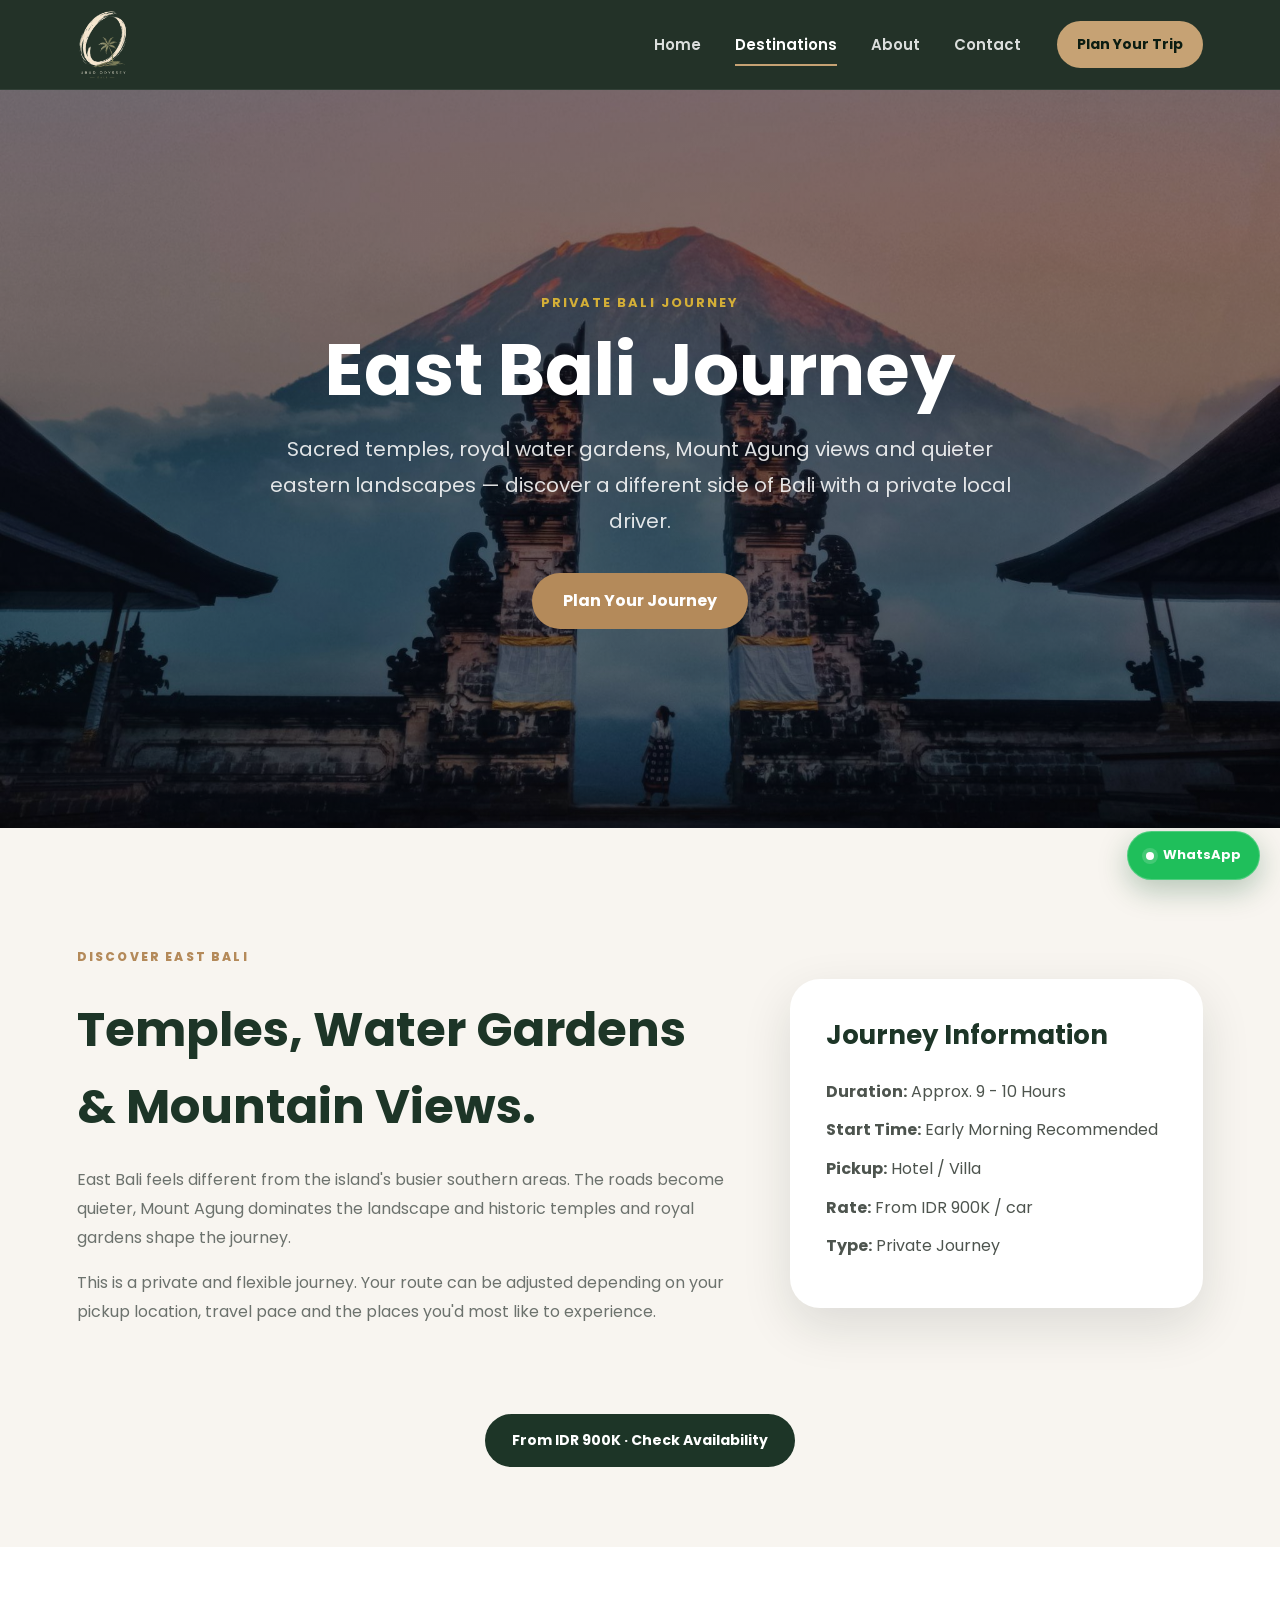
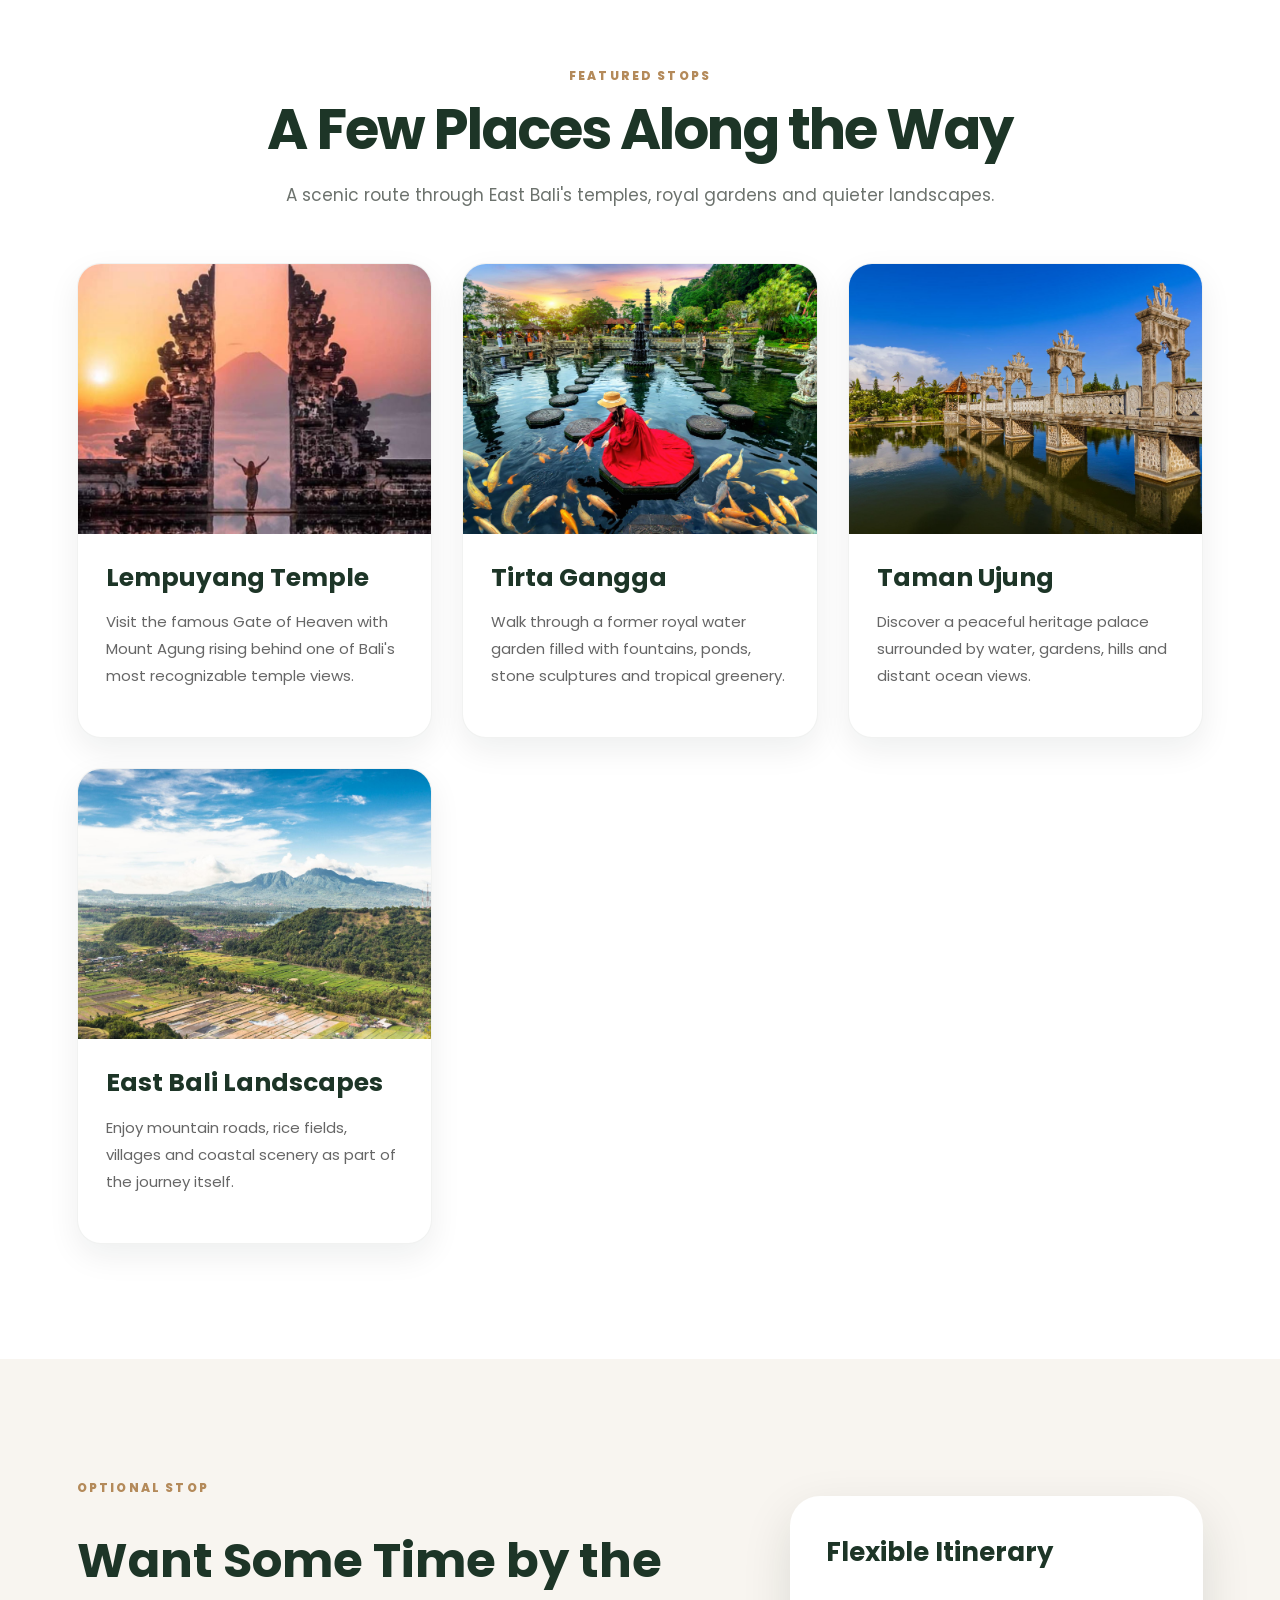
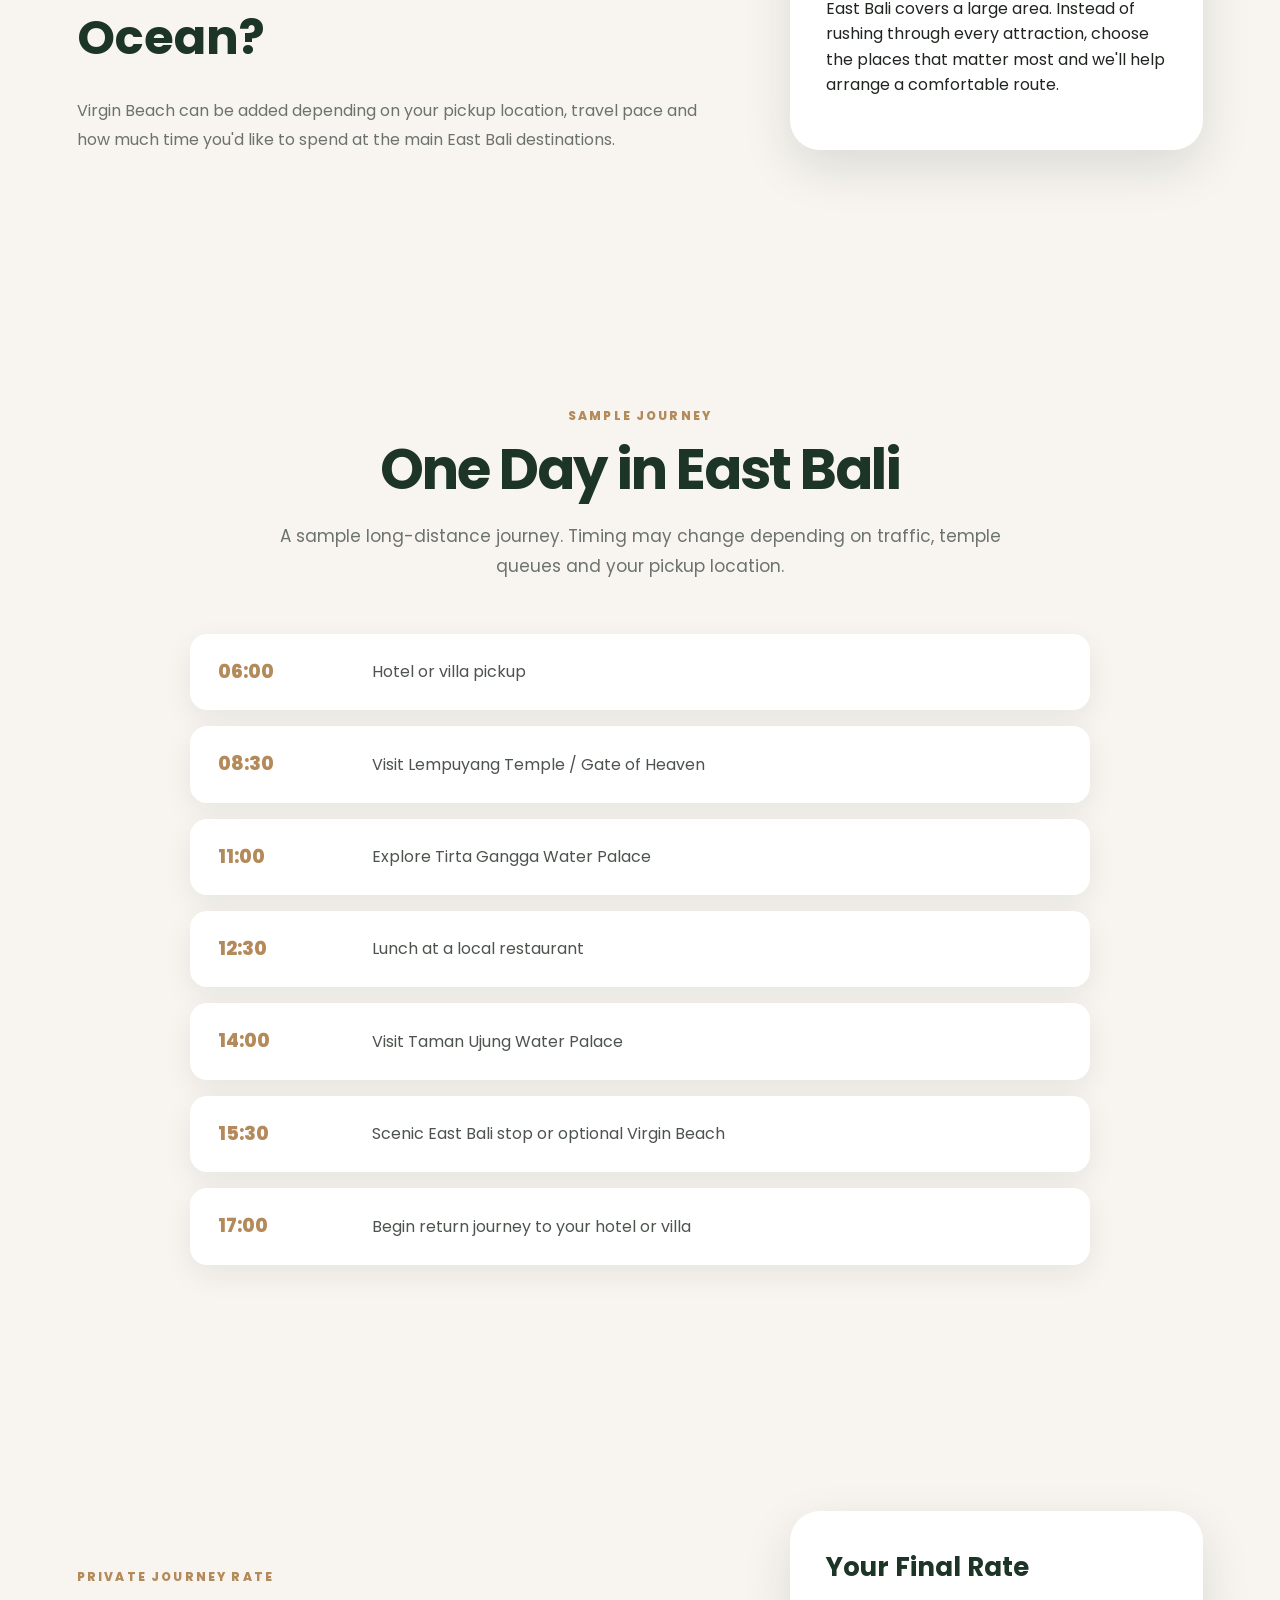
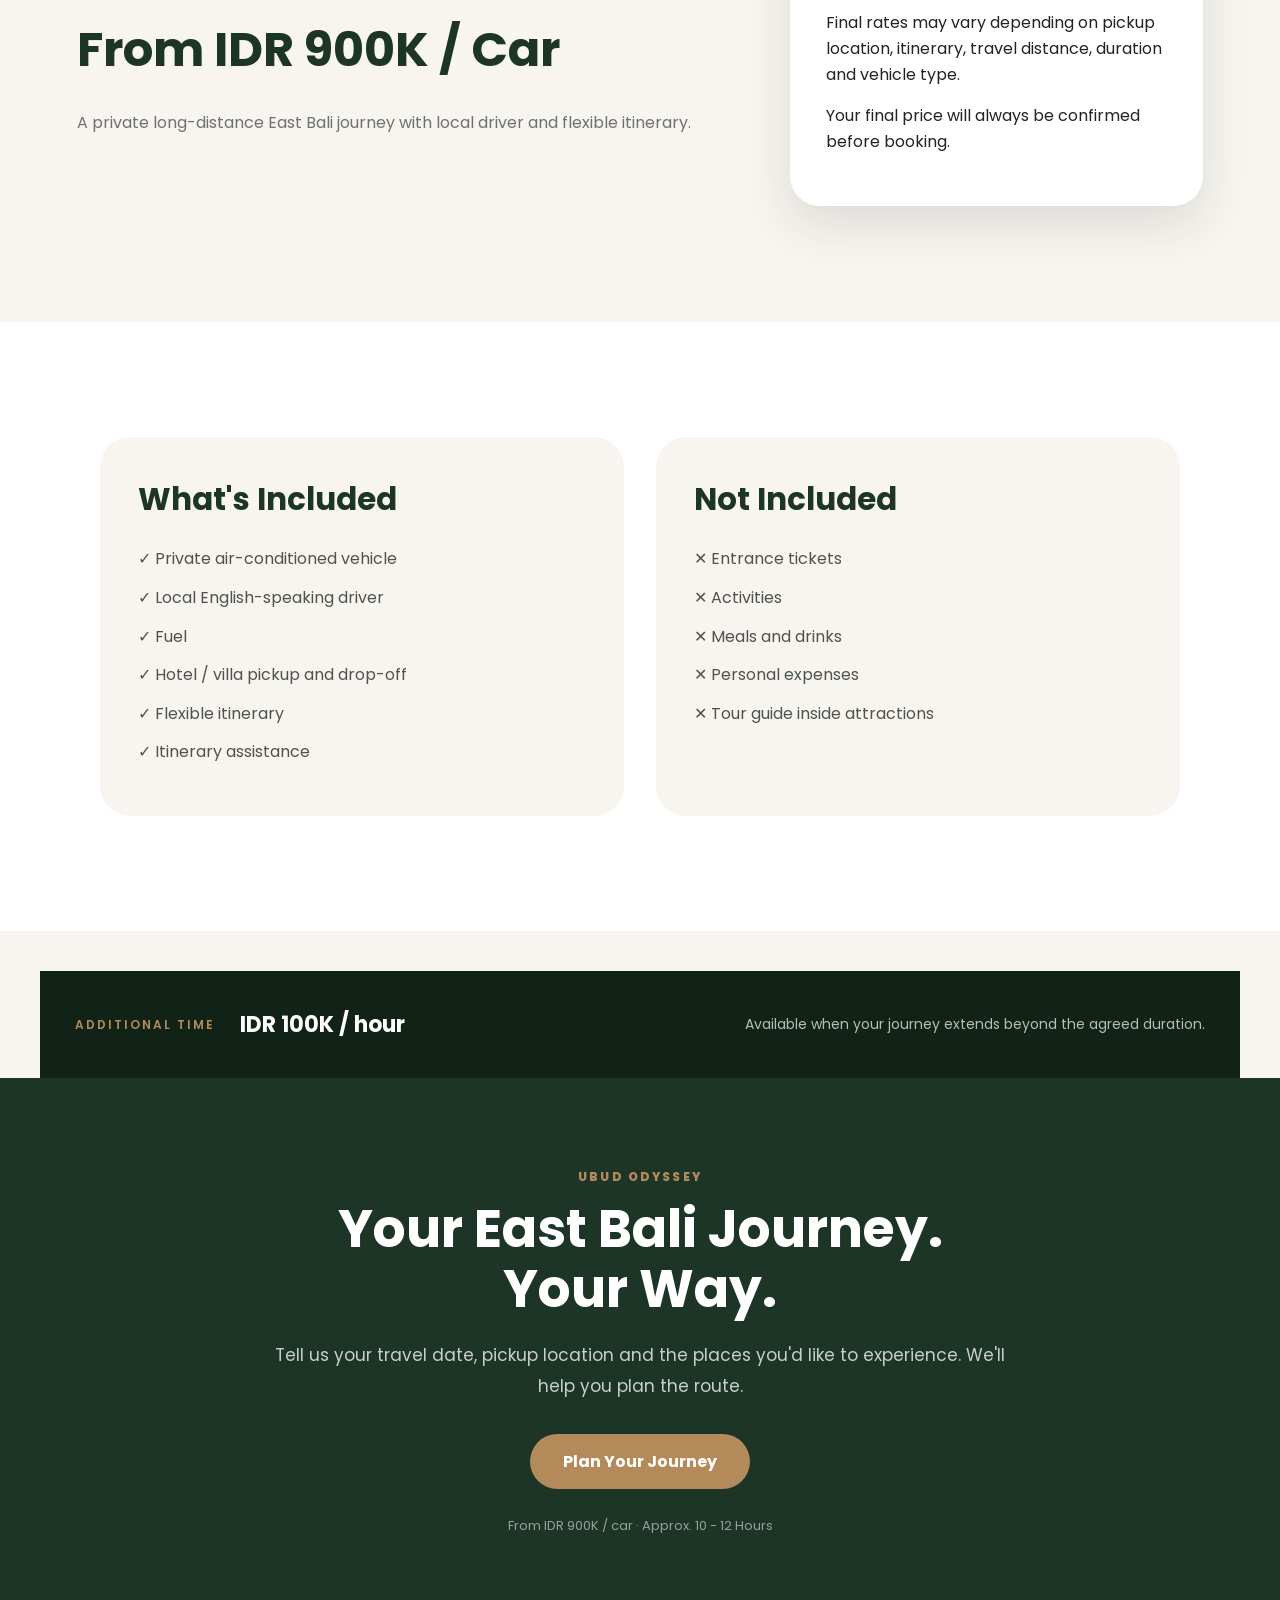
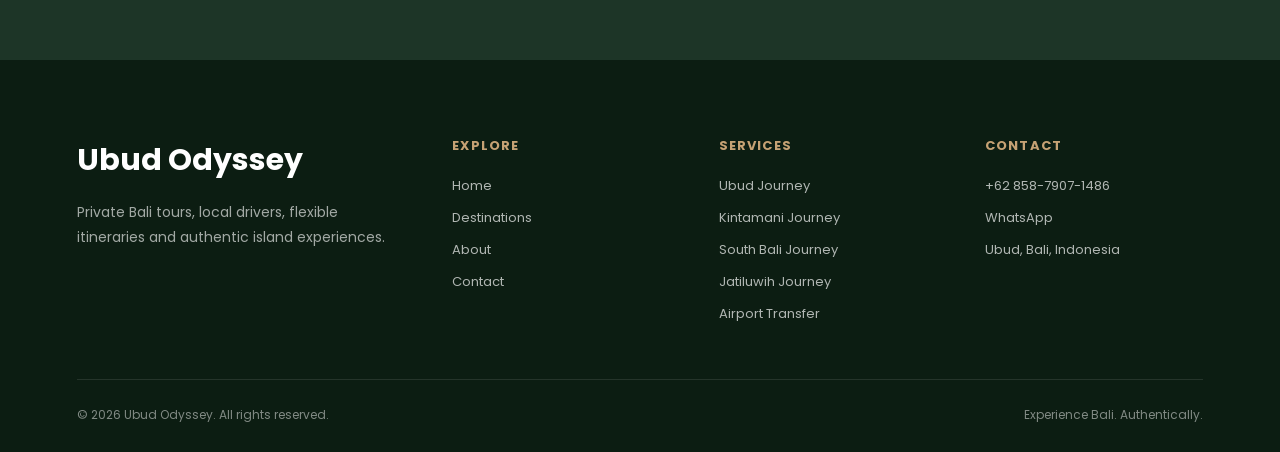
<file: east-bali-tour.html>
<!DOCTYPE html>
<html lang="en">

<head>

    <meta charset="UTF-8">

    <meta name="viewport" content="width=device-width, initial-scale=1.0">

    <title>East Bali Journey | Ubud Odyssey</title>

    <meta
        name="description"
        content="Explore East Bali, Lempuyang Temple, Tirta Gangga, Taman Ujung and scenic eastern landscapes with a private local driver. Private journey from IDR 900K per car."
    >

    <meta name="robots" content="index, follow">

    <meta name="theme-color" content="#102316">

    <link
        rel="canonical"
        href="https://ubudodyssey.com/east-bali-tour.html"
    >

    <link
        rel="icon"
        href="favicon.png"
        type="image/png"
    >

    <link
        rel="preconnect"
        href="https://fonts.googleapis.com"
    >

    <link
        rel="preconnect"
        href="https://fonts.gstatic.com"
        crossorigin
    >

    <link
        href="https://fonts.googleapis.com/css2?family=Poppins:wght@300;400;500;600;700;800&display=swap"
        rel="stylesheet"
    >

    <link
        rel="stylesheet"
        href="css/style.css"
    >

    <!-- Google tag (gtag.js) -->
<script async src="https://www.googletagmanager.com/gtag/js?id=G-KZEE7SNSSL"></script>
<script>
  window.dataLayer = window.dataLayer || [];
  function gtag(){dataLayer.push(arguments);}
  gtag('js', new Date());

  gtag('config', 'G-KZEE7SNSSL');
  gtag('config', 'AW-18489880647');
</script>

<!-- Google Ads Contact conversion -->
<script>
function gtag_report_conversion(url) {
  var callback = function () {
    if (typeof(url) != 'undefined') {
      window.location = url;
    }
  };

  gtag('event', 'conversion', {
    'send_to': 'AW-18489880647/9KU6COu6_o0dEMfg1PBE',
    'value': 1.0,
    'currency': 'IDR',
    'event_callback': callback
  });

  return false;
}
</script>

</head>


<body>


<!-- =========================================
     NAVBAR
========================================= -->

<nav class="site-nav" aria-label="Main navigation">

    <a
        class="logo"
        href="index.html"
        aria-label="Ubud Odyssey home"
    >
        <img
            src="img/ubud-odyssey-logo.png"
            alt="Ubud Odyssey - Bali Private Experience"
        >
    </a>


    <ul
        class="nav-links"
        id="primary-navigation"
    >

        <li>
            <a href="index.html">
                Home
            </a>
        </li>

        <li>
            <a
                href="destinations.html"
                class="active"
                aria-current="page"
            >
                Destinations
            </a>
        </li>

        <li>
            <a href="about.html">
                About
            </a>
        </li>

        <li>
            <a href="contact.html">
                Contact
            </a>
        </li>

    </ul>


    <a
        class="nav-cta"
        href="https://wa.me/6285879071486?text=Hi%20Ubud%20Odyssey%2C%20I%27d%20like%20to%20plan%20a%20private%20Bali%20journey." onclick="return gtag_report_conversion(this.href);"
        target="_blank"
        rel="noopener noreferrer"
    >
        Plan Your Trip
    </a>


    <button
        class="hamburger"
        type="button"
        aria-label="Open navigation menu"
        aria-controls="primary-navigation"
        aria-expanded="false"
    >

        <span></span>
        <span></span>
        <span></span>

    </button>

</nav>



<!-- =========================================
     HERO
========================================= -->

<section class="tour-detail-hero east-bali-hero">

    <div class="tour-detail-content">

        <span>
            PRIVATE BALI JOURNEY
        </span>

        <h1>
            East Bali Journey
        </h1>

        <p>
            Sacred temples, royal water gardens,
            Mount Agung views and quieter eastern landscapes —
            discover a different side of Bali with a private local driver.
        </p>

        <a
            href="https://wa.me/6285879071486?text=Hi%20Ubud%20Odyssey%2C%20I%27m%20interested%20in%20the%20East%20Bali%20Journey." onclick="return gtag_report_conversion(this.href);"
            class="hero-btn"
            target="_blank"
            rel="noopener noreferrer"
        >
            Plan Your Journey
        </a>

    </div>

</section>



<!-- =========================================
     OVERVIEW
========================================= -->

<section class="tour-overview">

    <div class="overview-container">


        <div class="overview-text">

            <span class="section-subtitle">
                DISCOVER EAST BALI
            </span>

            <h2>
                Temples, Water Gardens & Mountain Views.
            </h2>

            <p>
                East Bali feels different from the island's
                busier southern areas. The roads become quieter,
                Mount Agung dominates the landscape and historic
                temples and royal gardens shape the journey.
            </p>

            <p>
                This is a private and flexible journey.
                Your route can be adjusted depending on your
                pickup location, travel pace and the places
                you'd most like to experience.
            </p>

        </div>



        <div class="overview-box">

            <h3>
                Journey Information
            </h3>

            <ul>

                <li>
                    <strong>Duration:</strong>
                    Approx. 9 - 10 Hours
                </li>

                <li>
                    <strong>Start Time:</strong>
                    Early Morning Recommended
                </li>

                <li>
                    <strong>Pickup:</strong>
                    Hotel / Villa
                </li>

                <li>
                    <strong>Rate:</strong>
                    From IDR 900K / car
                </li>

                <li>
                    <strong>Type:</strong>
                    Private Journey
                </li>

            </ul>

        </div>


    </div>

</section>



<!-- =========================================
     PRICE CTA
========================================= -->

<div
    class="section-action"
    style="text-align:center; margin:-45px 0 80px;"
>

    <a
        href="https://wa.me/6285879071486?text=Hi%20Ubud%20Odyssey%2C%20I%27d%20like%20to%20check%20availability%20for%20the%20East%20Bali%20Journey." onclick="return gtag_report_conversion(this.href);"
        class="button button-dark"
        target="_blank"
        rel="noopener noreferrer"
    >
        From IDR 900K · Check Availability
    </a>

</div>



<!-- =========================================
     FEATURED STOPS
========================================= -->

<section class="tour-destinations">

    <div class="section-header">

        <span class="section-subtitle">
            FEATURED STOPS
        </span>

        <h2>
            A Few Places Along the Way
        </h2>

        <p>
            A scenic route through East Bali's temples,
            royal gardens and quieter landscapes.
        </p>

    </div>



    <div class="destination-grid">


        <!-- LEMPUYANG -->

        <div class="destination-card">

            <img
                src="img/east-bali-tour.jpg"
                alt="Lempuyang Temple Gate of Heaven Bali"
                loading="lazy"
                decoding="async"
            >

            <div class="destination-content">

                <h3>
                    Lempuyang Temple
                </h3>

                <p>
                    Visit the famous Gate of Heaven
                    with Mount Agung rising behind
                    one of Bali's most recognizable temple views.
                </p>

            </div>

        </div>



        <!-- TIRTA GANGGA -->

        <div class="destination-card">

            <img
                src="img/taman ujung.jpg"
                alt="Tirta Gangga Water Palace Bali"
                loading="lazy"
                decoding="async"
            >

            <div class="destination-content">

                <h3>
                    Tirta Gangga
                </h3>

                <p>
                    Walk through a former royal water garden
                    filled with fountains, ponds,
                    stone sculptures and tropical greenery.
                </p>

            </div>

        </div>



        <!-- TAMAN UJUNG -->

        <div class="destination-card">

            <img
                src="img/taman-ujung.jpg"
                alt="Taman Ujung Water Palace East Bali"
                loading="lazy"
                decoding="async"
            >

            <div class="destination-content">

                <h3>
                    Taman Ujung
                </h3>

                <p>
                    Discover a peaceful heritage palace
                    surrounded by water, gardens,
                    hills and distant ocean views.
                </p>

            </div>

        </div>



        <!-- SCENIC EAST BALI -->

        <div class="destination-card">

            <img
                src="img/esconic.jpg"
                alt="East Bali Scenic Landscape"
                loading="lazy"
                decoding="async"
            >

            <div class="destination-content">

                <h3>
                    East Bali Landscapes
                </h3>

                <p>
                    Enjoy mountain roads, rice fields,
                    villages and coastal scenery
                    as part of the journey itself.
                </p>

            </div>

        </div>


    </div>

</section>



<!-- =========================================
     OPTIONAL STOP
========================================= -->

<section class="tour-overview">

    <div class="overview-container">


        <div class="overview-text">

            <span class="section-subtitle">
                OPTIONAL STOP
            </span>

            <h2>
                Want Some Time by the Ocean?
            </h2>

            <p>
                Virgin Beach can be added depending on
                your pickup location, travel pace
                and how much time you'd like to spend
                at the main East Bali destinations.
            </p>

        </div>



        <div class="overview-box">

            <h3>
                Flexible Itinerary
            </h3>

            <p>
                East Bali covers a large area.
                Instead of rushing through every attraction,
                choose the places that matter most
                and we'll help arrange a comfortable route.
            </p>

        </div>


    </div>

</section>



<!-- =========================================
     SAMPLE ITINERARY
========================================= -->

<section class="itinerary-section">

    <div class="section-header">

        <span class="section-subtitle">
            SAMPLE JOURNEY
        </span>

        <h2>
            One Day in East Bali
        </h2>

        <p>
            A sample long-distance journey.
            Timing may change depending on traffic,
            temple queues and your pickup location.
        </p>

    </div>



    <div class="itinerary-list">


        <div class="itinerary-item">

            <span>
                06:00
            </span>

            <p>
                Hotel or villa pickup
            </p>

        </div>



        <div class="itinerary-item">

            <span>
                08:30
            </span>

            <p>
                Visit Lempuyang Temple / Gate of Heaven
            </p>

        </div>



        <div class="itinerary-item">

            <span>
                11:00
            </span>

            <p>
                Explore Tirta Gangga Water Palace
            </p>

        </div>



        <div class="itinerary-item">

            <span>
                12:30
            </span>

            <p>
                Lunch at a local restaurant
            </p>

        </div>



        <div class="itinerary-item">

            <span>
                14:00
            </span>

            <p>
                Visit Taman Ujung Water Palace
            </p>

        </div>



        <div class="itinerary-item">

            <span>
                15:30
            </span>

            <p>
                Scenic East Bali stop
                or optional Virgin Beach
            </p>

        </div>



        <div class="itinerary-item">

            <span>
                17:00
            </span>

            <p>
                Begin return journey
                to your hotel or villa
            </p>

        </div>


    </div>

</section>



<!-- =========================================
     RATE
========================================= -->

<section class="tour-overview">

    <div class="overview-container">


        <div class="overview-text">

            <span class="section-subtitle">
                PRIVATE JOURNEY RATE
            </span>

            <h2>
                From IDR 900K / Car
            </h2>

            <p>
                A private long-distance East Bali journey
                with local driver and flexible itinerary.
            </p>

        </div>



        <div class="overview-box">

            <h3>
                Your Final Rate
            </h3>

            <p>
                Final rates may vary depending on pickup location,
                itinerary, travel distance, duration
                and vehicle type.
            </p>

            <p>
                Your final price will always be confirmed
                before booking.
            </p>

        </div>


    </div>

</section>



<!-- =========================================
     INCLUDED / NOT INCLUDED
========================================= -->

<section class="included-section">

    <div class="included-container">


        <div>

            <h2>
                What's Included
            </h2>

            <ul>

                <li>
                    ✓ Private air-conditioned vehicle
                </li>

                <li>
                    ✓ Local English-speaking driver
                </li>

                <li>
                    ✓ Fuel
                </li>

                <li>
                    ✓ Hotel / villa pickup and drop-off
                </li>

                <li>
                    ✓ Flexible itinerary
                </li>

                <li>
                    ✓ Itinerary assistance
                </li>

            </ul>

        </div>



        <div>

            <h2>
                Not Included
            </h2>

            <ul>

                <li>
                    ✕ Entrance tickets
                </li>

                <li>
                    ✕ Activities
                </li>

                <li>
                    ✕ Meals and drinks
                </li>

                <li>
                    ✕ Personal expenses
                </li>

                <li>
                    ✕ Tour guide inside attractions
                </li>

            </ul>

        </div>


    </div>

</section>



<!-- =========================================
     ADDITIONAL TIME
========================================= -->

<section class="journey-extra-time">

    <span>
        ADDITIONAL TIME
    </span>

    <strong>
        IDR 100K / hour
    </strong>

    <p>
        Available when your journey extends
        beyond the agreed duration.
    </p>

</section>



<!-- =========================================
     FINAL CTA
========================================= -->

<section class="tour-cta east-final-cta">

    <span class="section-subtitle">
        UBUD ODYSSEY
    </span>

    <h2>
        Your East Bali Journey.<br>
        Your Way.
    </h2>

    <p>
        Tell us your travel date, pickup location
        and the places you'd like to experience.
        We'll help you plan the route.
    </p>


    <a
        href="https://wa.me/6285879071486?text=Hi%20Ubud%20Odyssey%2C%20I%27d%20like%20to%20plan%20an%20East%20Bali%20Journey.%20My%20travel%20date%20is%3A" onclick="return gtag_report_conversion(this.href);"
        target="_blank"
        rel="noopener noreferrer"
    >
        Plan Your Journey
    </a>


    <p
        style="
            margin-top:25px;
            opacity:0.7;
            font-size:13px;
        "
    >
        From IDR 900K / car · Approx. 10 - 12 Hours
    </p>

</section>



<!-- =========================================
     FOOTER
========================================= -->

<footer class="site-footer">

    <div class="footer-grid">


        <div class="footer-brand">

            <h2>
                Ubud Odyssey
            </h2>

            <p>
                Private Bali tours, local drivers,
                flexible itineraries and authentic island experiences.
            </p>

        </div>


        <div class="footer-column">

            <h3>
                Explore
            </h3>

            <a href="index.html">Home</a>

            <a href="destinations.html">Destinations</a>

            <a href="about.html">About</a>

            <a href="contact.html">Contact</a>

        </div>


        <div class="footer-column">

            <h3>
                Services
            </h3>

            <a href="ubud-tour.html">
                Ubud Journey
            </a>

            <a href="kintamani-tour.html">
                Kintamani Journey
            </a>

            <a href="south-bali-tour.html">
                South Bali Journey
            </a>

            <a href="jatiluwih-tour.html">
                Jatiluwih Journey
            </a>

            <a href="airport-transfer.html">
                Airport Transfer
            </a>

        </div>


        <div class="footer-column">

            <h3>
                Contact
            </h3>

            <a href="tel:+6285879071486">
                +62 858-7907-1486
            </a>

            <a
                href="https://wa.me/6285879071486" onclick="return gtag_report_conversion(this.href);"
                target="_blank"
                rel="noopener noreferrer"
            >
                WhatsApp
            </a>

            <span>
                Ubud, Bali, Indonesia
            </span>

        </div>


    </div>


    <div class="footer-bottom">

        <p>
            © <span id="current-year">2026</span>
            Ubud Odyssey. All rights reserved.
        </p>

        <p>
            Experience Bali. Authentically.
        </p>

    </div>

</footer>



<!-- =========================================
     FLOATING WHATSAPP
========================================= -->

<a
    href="https://wa.me/6285879071486?text=Hi%20Ubud%20Odyssey%2C%20I%27d%20like%20to%20ask%20about%20a%20private%20Bali%20journey." onclick="return gtag_report_conversion(this.href);"
    class="floating-whatsapp"
    target="_blank"
    rel="noopener noreferrer"
    aria-label="Chat with Ubud Odyssey on WhatsApp"
>

    <span class="floating-whatsapp-dot"></span>

    <span>
        WhatsApp
    </span>

</a>


<script
    src="js/script.js"
    defer
></script>


</body>

</html>
</file>
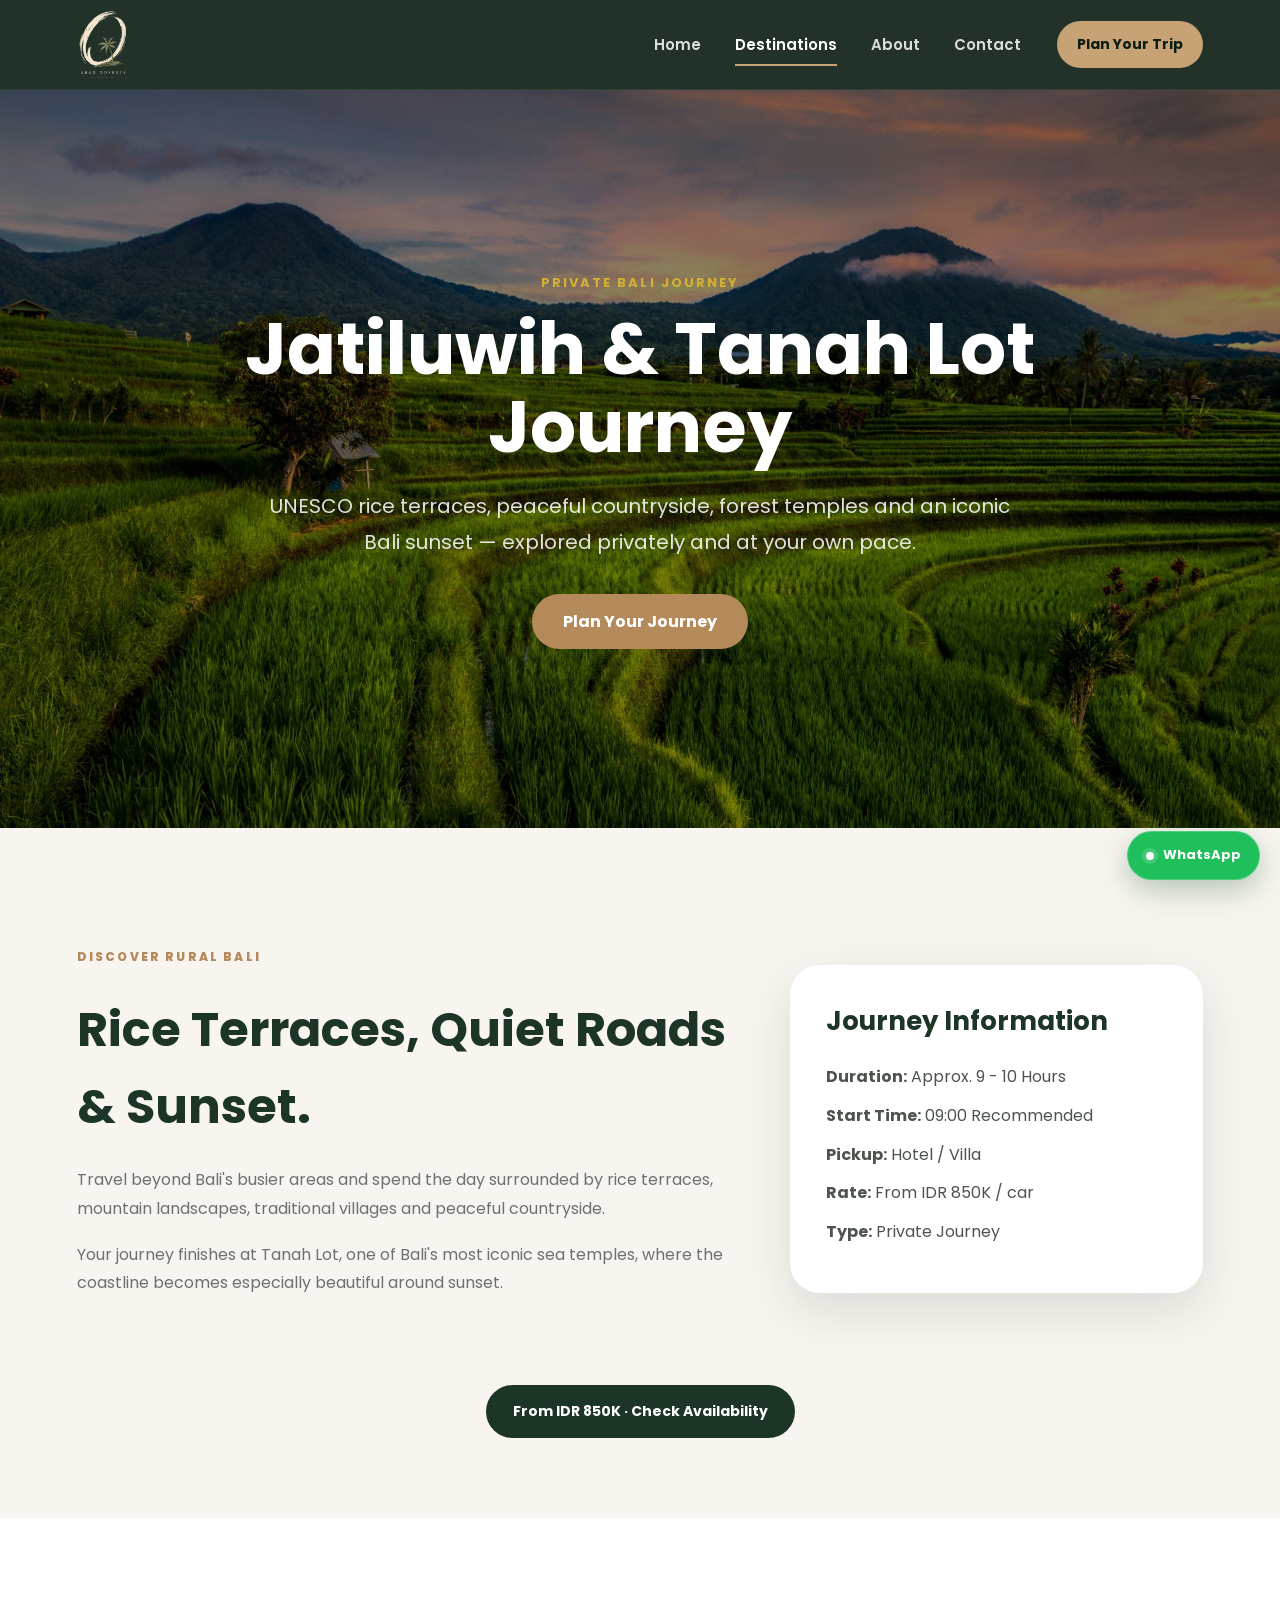
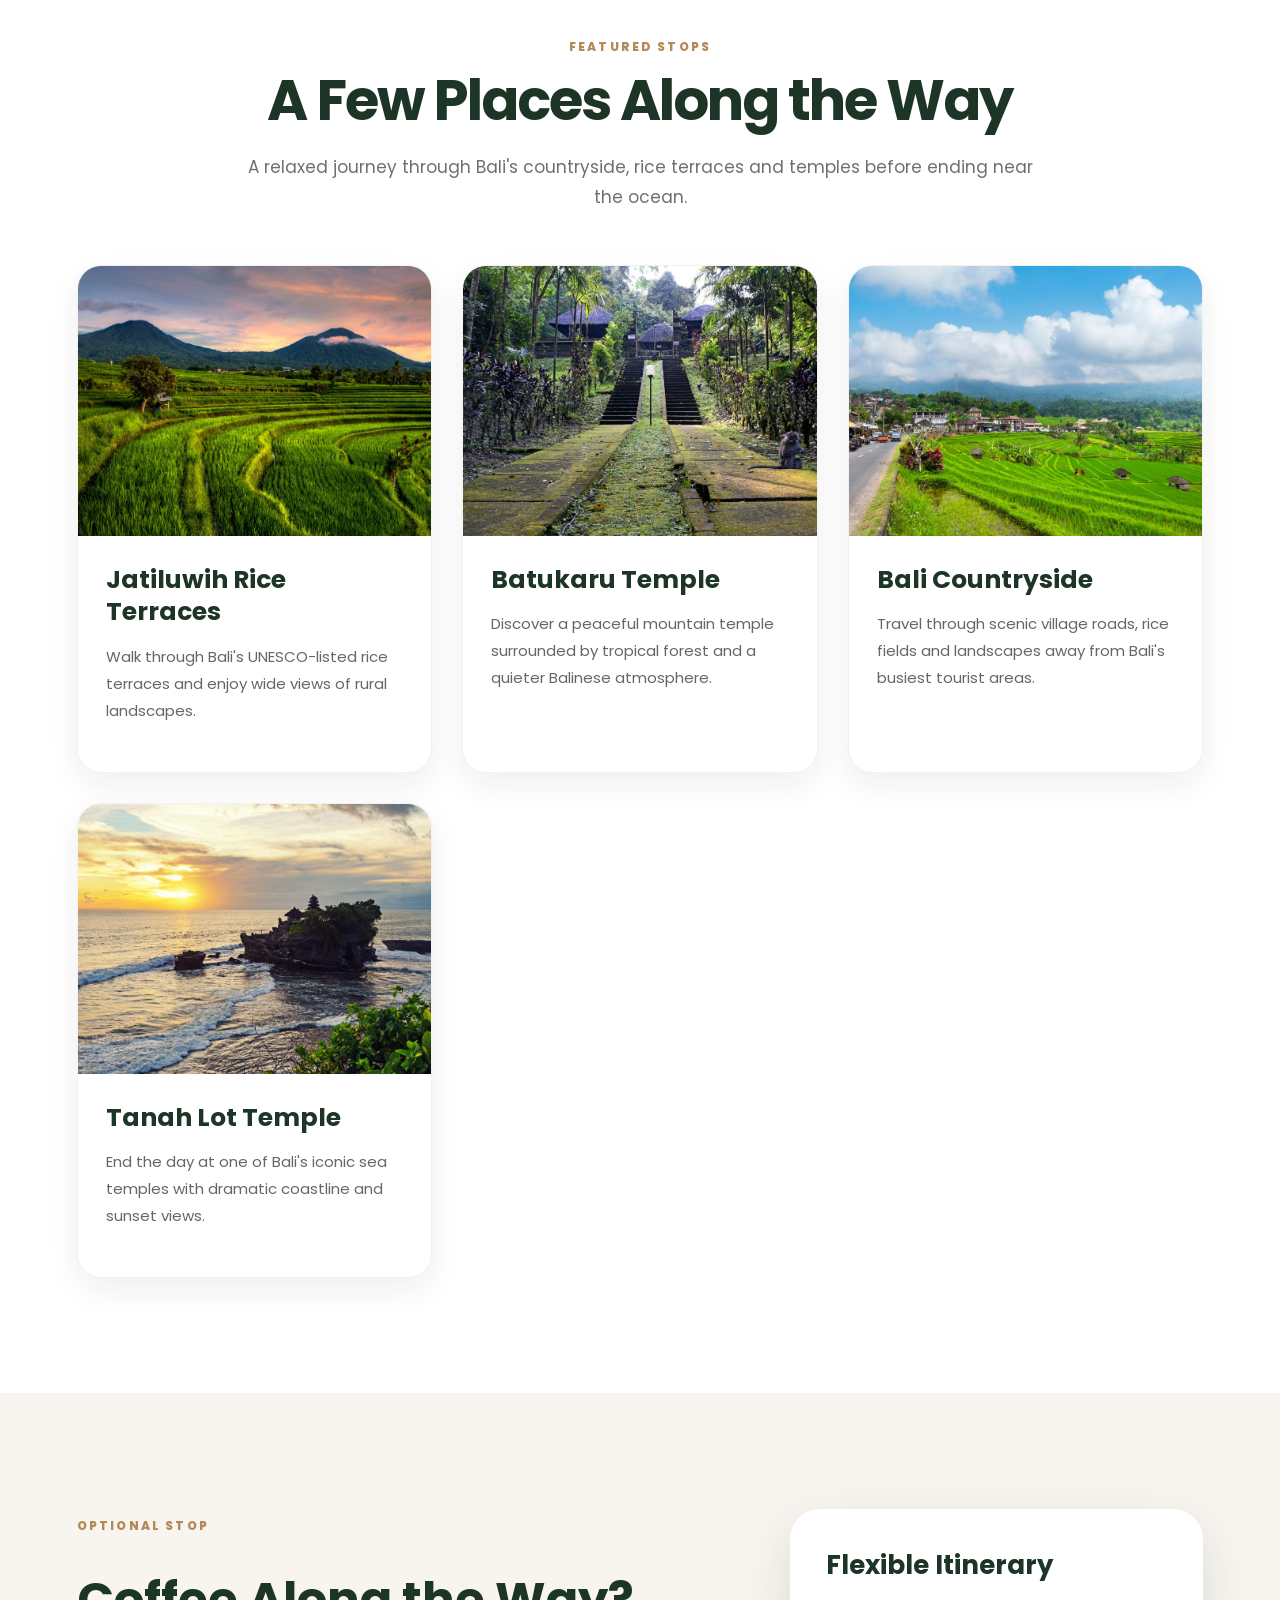
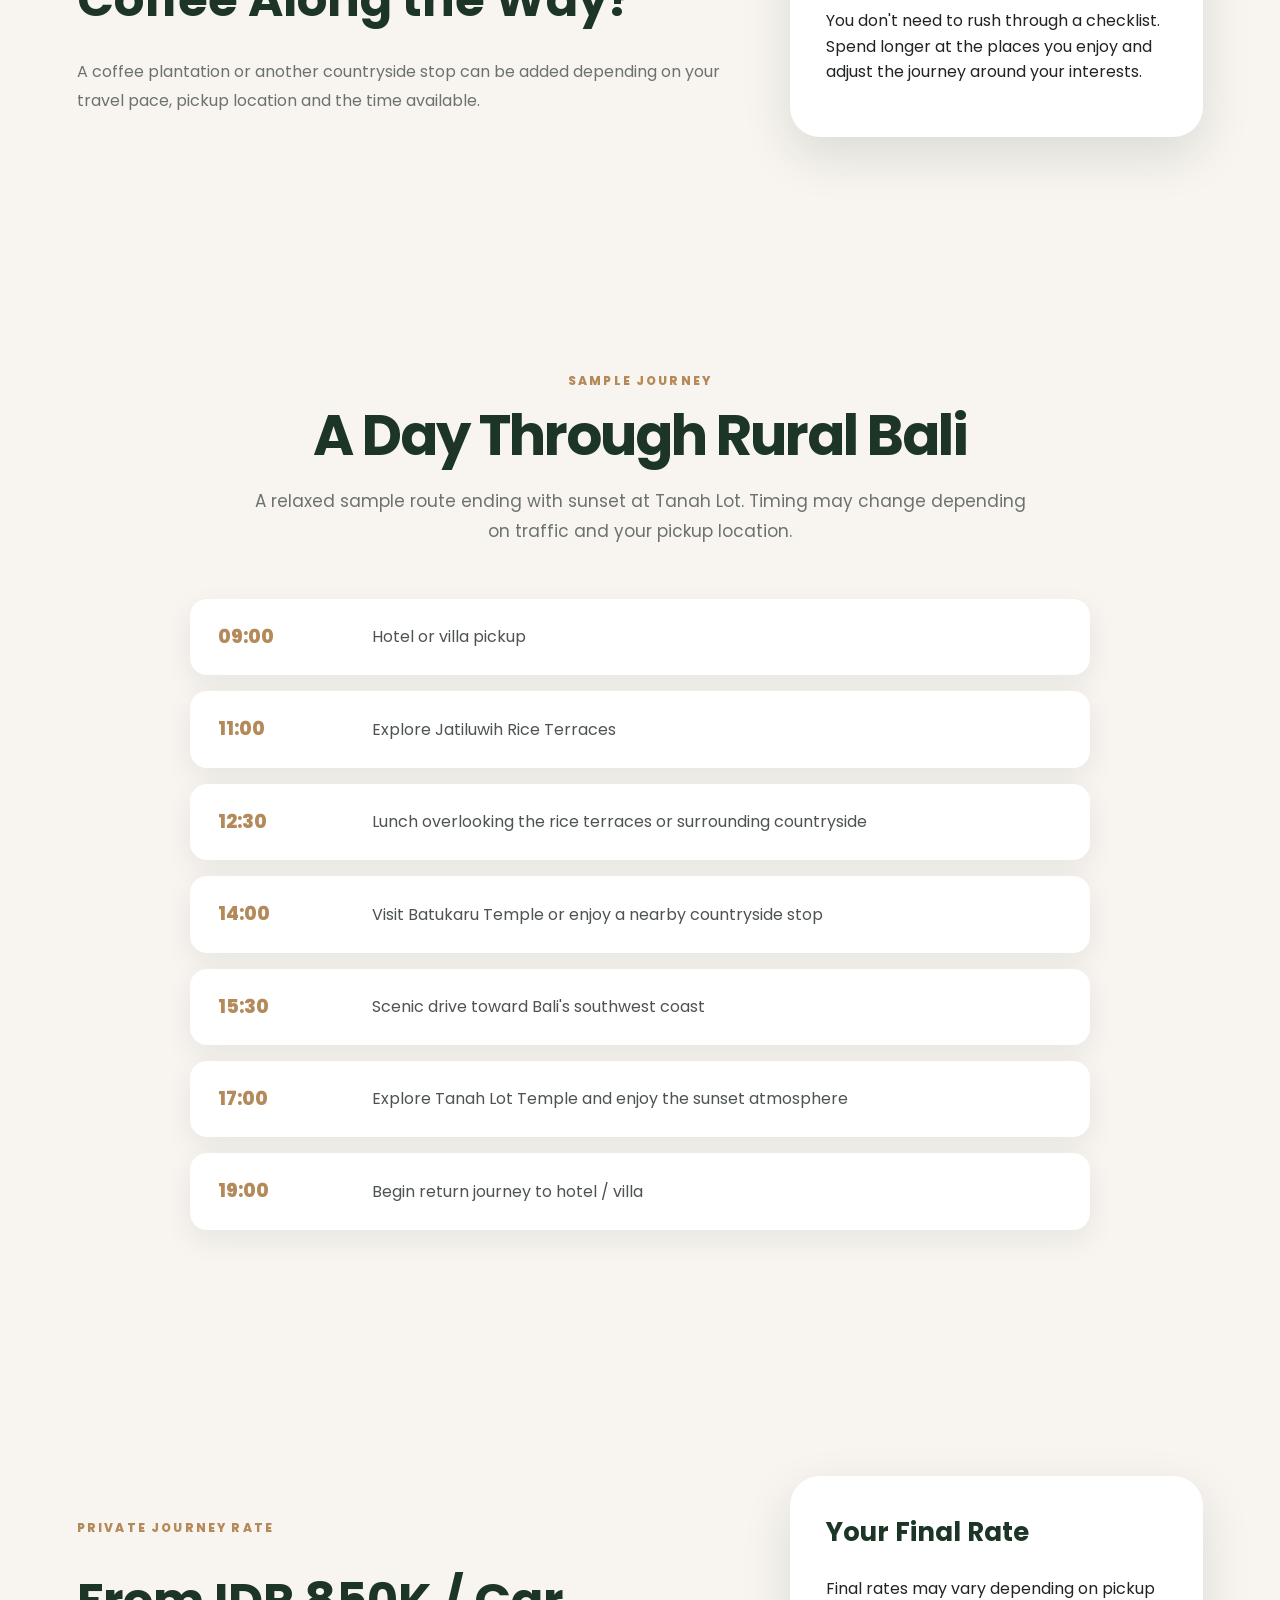
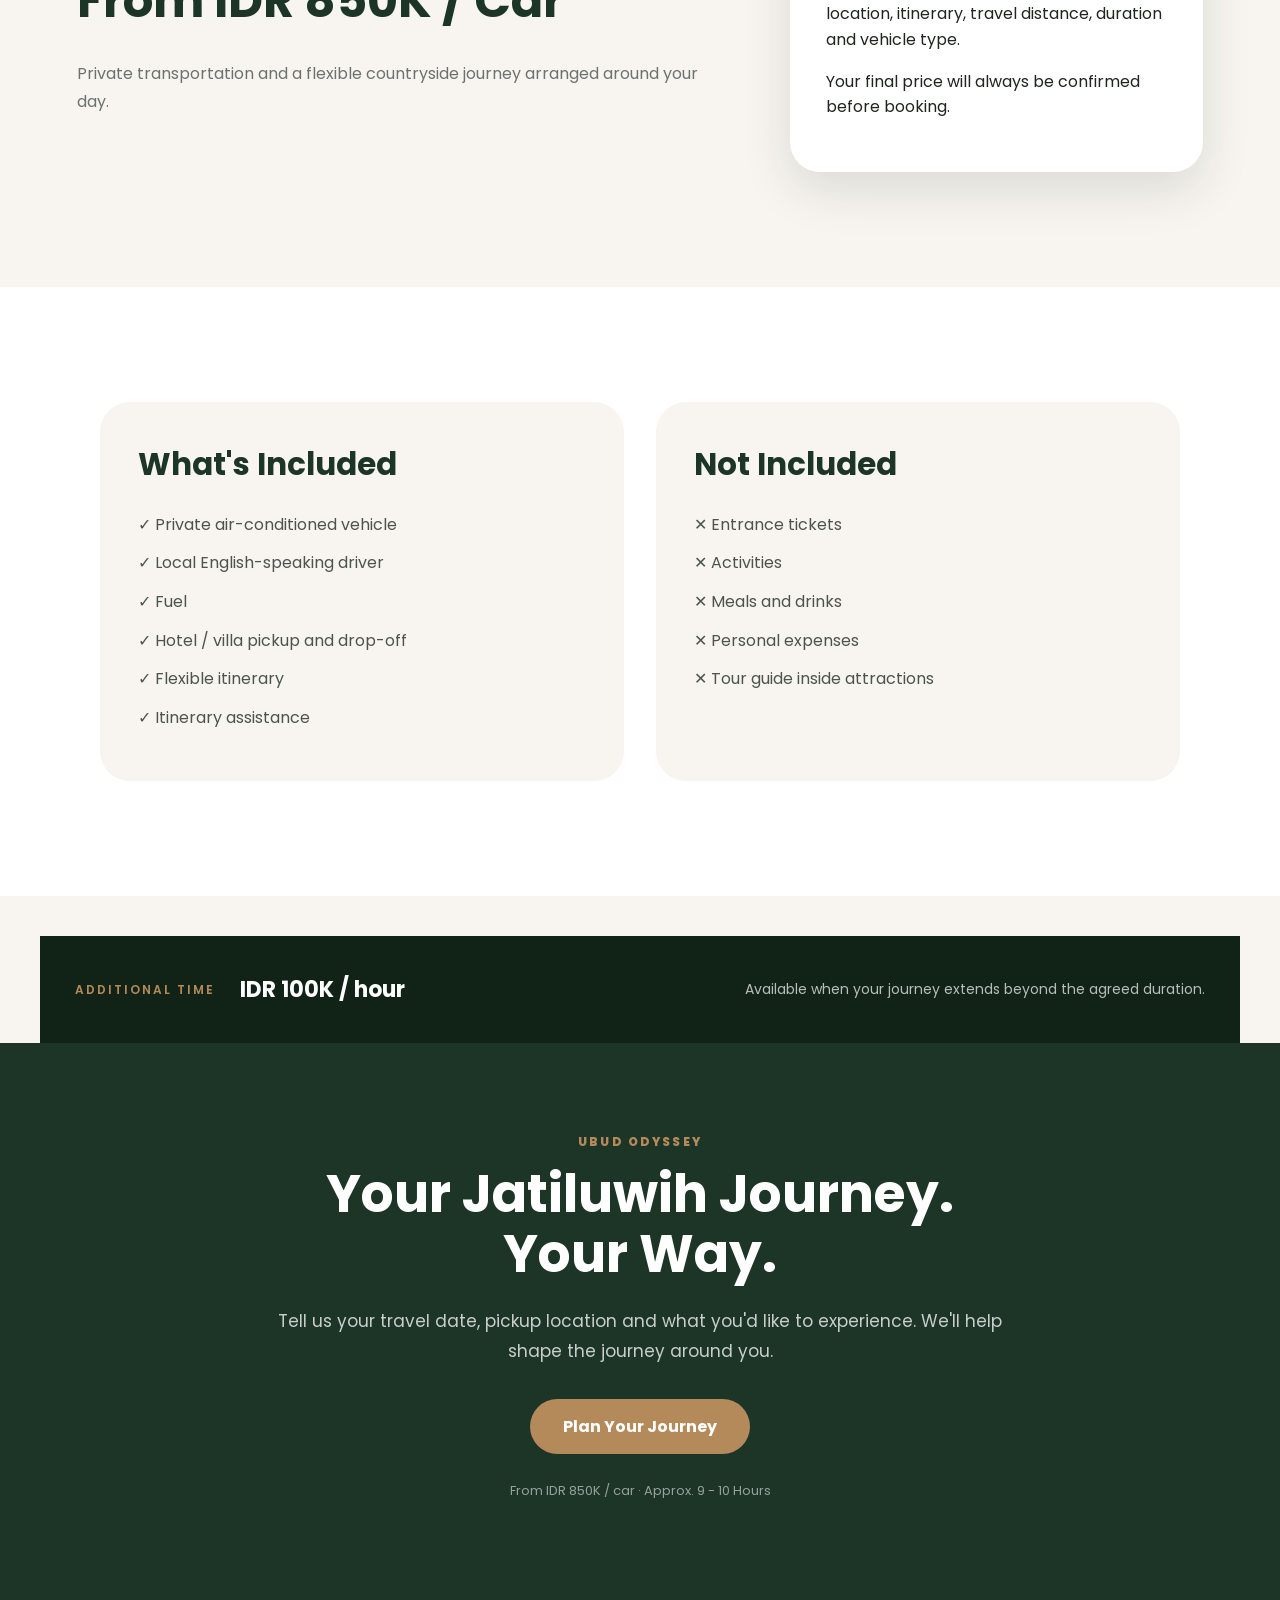
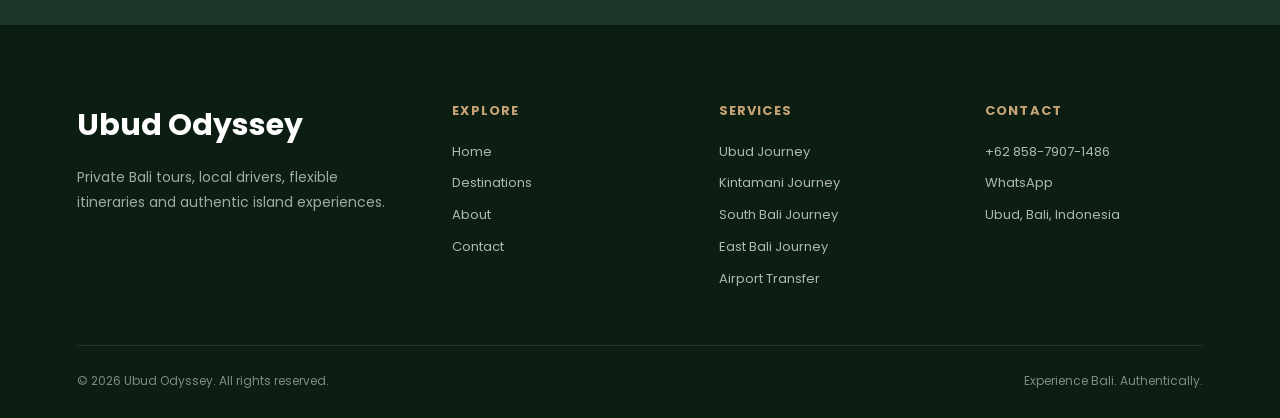
<file: jatiluwih-tour.html>
<!DOCTYPE html>
<html lang="en">

<head>

    <meta charset="UTF-8">

    <meta name="viewport" content="width=device-width, initial-scale=1.0">

    <title>Jatiluwih & Tanah Lot Journey | Ubud Odyssey</title>

    <meta
        name="description"
        content="Explore Jatiluwih UNESCO Rice Terraces, Batukaru Temple, Bali countryside and Tanah Lot sunset with a private local driver. Private journey from IDR 850K per car."
    >

    <meta name="robots" content="index, follow">

    <meta name="theme-color" content="#102316">

    <link
        rel="canonical"
        href="https://ubudodyssey.com/jatiluwih-tour.html"
    >

    <link
        rel="icon"
        href="favicon.png"
        type="image/png"
    >

    <link
        rel="preconnect"
        href="https://fonts.googleapis.com"
    >

    <link
        rel="preconnect"
        href="https://fonts.gstatic.com"
        crossorigin
    >

    <link
        href="https://fonts.googleapis.com/css2?family=Poppins:wght@300;400;500;600;700;800&display=swap"
        rel="stylesheet"
    >

    <link
        rel="stylesheet"
        href="css/style.css"
    >

    <!-- Google tag (gtag.js) -->
<script async src="https://www.googletagmanager.com/gtag/js?id=G-KZEE7SNSSL"></script>
<script>
  window.dataLayer = window.dataLayer || [];
  function gtag(){dataLayer.push(arguments);}
  gtag('js', new Date());

  gtag('config', 'G-KZEE7SNSSL');
  gtag('config', 'AW-18489880647');
</script>

<!-- Google Ads Contact conversion -->
<script>
function gtag_report_conversion(url) {
  var callback = function () {
    if (typeof(url) != 'undefined') {
      window.location = url;
    }
  };

  gtag('event', 'conversion', {
    'send_to': 'AW-18489880647/9KU6COu6_o0dEMfg1PBE',
    'value': 1.0,
    'currency': 'IDR',
    'event_callback': callback
  });

  return false;
}
</script>

</head>


<body>


<!-- =========================================
     NAVBAR
========================================= -->

<nav class="site-nav" aria-label="Main navigation">

    <a
        class="logo"
        href="index.html"
        aria-label="Ubud Odyssey home"
    >

        <img
            src="img/ubud-odyssey-logo.png"
            alt="Ubud Odyssey - Bali Private Experience"
        >

    </a>


    <ul
        class="nav-links"
        id="primary-navigation"
    >

        <li>
            <a href="index.html">
                Home
            </a>
        </li>

        <li>
            <a
                href="destinations.html"
                class="active"
                aria-current="page"
            >
                Destinations
            </a>
        </li>

        <li>
            <a href="about.html">
                About
            </a>
        </li>

        <li>
            <a href="contact.html">
                Contact
            </a>
        </li>

    </ul>


    <a
        class="nav-cta"
        href="https://wa.me/6285879071486?text=Hi%20Ubud%20Odyssey%2C%20I%27d%20like%20to%20plan%20a%20private%20Bali%20journey." onclick="return gtag_report_conversion(this.href);"
        target="_blank"
        rel="noopener noreferrer"
    >
        Plan Your Trip
    </a>


    <button
        class="hamburger"
        type="button"
        aria-label="Open navigation menu"
        aria-controls="primary-navigation"
        aria-expanded="false"
    >

        <span></span>
        <span></span>
        <span></span>

    </button>

</nav>



<!-- =========================================
     HERO
========================================= -->

<section class="tour-detail-hero jatiluwih-hero">

    <div class="tour-detail-content">

        <span>
            PRIVATE BALI JOURNEY
        </span>

        <h1>
            Jatiluwih & Tanah Lot Journey
        </h1>

        <p>
            UNESCO rice terraces, peaceful countryside,
            forest temples and an iconic Bali sunset —
            explored privately and at your own pace.
        </p>

        <a
            href="https://wa.me/6285879071486?text=Hi%20Ubud%20Odyssey%2C%20I%27m%20interested%20in%20the%20Jatiluwih%20and%20Tanah%20Lot%20Journey." onclick="return gtag_report_conversion(this.href);"
            class="hero-btn"
            target="_blank"
            rel="noopener noreferrer"
        >
            Plan Your Journey
        </a>

    </div>

</section>



<!-- =========================================
     OVERVIEW
========================================= -->

<section class="tour-overview">

    <div class="overview-container">


        <div class="overview-text">

            <span class="section-subtitle">
                DISCOVER RURAL BALI
            </span>

            <h2>
                Rice Terraces, Quiet Roads & Sunset.
            </h2>

            <p>
                Travel beyond Bali's busier areas and spend the day
                surrounded by rice terraces, mountain landscapes,
                traditional villages and peaceful countryside.
            </p>

            <p>
                Your journey finishes at Tanah Lot,
                one of Bali's most iconic sea temples,
                where the coastline becomes especially beautiful
                around sunset.
            </p>

        </div>



        <div class="overview-box">

            <h3>
                Journey Information
            </h3>

            <ul>

                <li>
                    <strong>Duration:</strong>
                    Approx. 9 - 10 Hours
                </li>

                <li>
                    <strong>Start Time:</strong>
                    09:00 Recommended
                </li>

                <li>
                    <strong>Pickup:</strong>
                    Hotel / Villa
                </li>

                <li>
                    <strong>Rate:</strong>
                    From IDR 850K / car
                </li>

                <li>
                    <strong>Type:</strong>
                    Private Journey
                </li>

            </ul>

        </div>


    </div>

</section>



<!-- =========================================
     PRICE CTA
========================================= -->

<div
    class="section-action"
    style="text-align:center; margin:-45px 0 80px;"
>

    <a
        href="https://wa.me/6285879071486?text=Hi%20Ubud%20Odyssey%2C%20I%27d%20like%20to%20check%20availability%20for%20the%20Jatiluwih%20and%20Tanah%20Lot%20Journey." onclick="return gtag_report_conversion(this.href);"
        class="button button-dark"
        target="_blank"
        rel="noopener noreferrer"
    >
        From IDR 850K · Check Availability
    </a>

</div>



<!-- =========================================
     FEATURED STOPS
========================================= -->

<section class="tour-destinations">

    <div class="section-header">

        <span class="section-subtitle">
            FEATURED STOPS
        </span>

        <h2>
            A Few Places Along the Way
        </h2>

        <p>
            A relaxed journey through Bali's countryside,
            rice terraces and temples before ending near the ocean.
        </p>

    </div>



    <div class="destination-grid">


        <!-- JATILUWIH -->

        <div class="destination-card">

            <img
                src="img/jatiluwih.jpg"
                alt="Jatiluwih Rice Terrace Bali"
                loading="lazy"
                decoding="async"
            >

            <div class="destination-content">

                <h3>
                    Jatiluwih Rice Terraces
                </h3>

                <p>
                    Walk through Bali's UNESCO-listed rice terraces
                    and enjoy wide views of rural landscapes.
                </p>

            </div>

        </div>



        <!-- BATUKARU -->

        <div class="destination-card">

            <img
                src="img/batukaru.jpg"
                alt="Batukaru Temple Bali"
                loading="lazy"
                decoding="async"
            >

            <div class="destination-content">

                <h3>
                    Batukaru Temple
                </h3>

                <p>
                    Discover a peaceful mountain temple
                    surrounded by tropical forest
                    and a quieter Balinese atmosphere.
                </p>

            </div>

        </div>



        <!-- COUNTRYSIDE -->

        <div class="destination-card">

            <img
                src="img/scenic-balinese.jpg"
                alt="Bali Countryside"
                loading="lazy"
                decoding="async"
            >

            <div class="destination-content">

                <h3>
                    Bali Countryside
                </h3>

                <p>
                    Travel through scenic village roads,
                    rice fields and landscapes away
                    from Bali's busiest tourist areas.
                </p>

            </div>

        </div>



        <!-- TANAH LOT -->

        <div class="destination-card">

            <img
                src="img/tanahlot.jpg"
                alt="Tanah Lot Temple Bali"
                loading="lazy"
                decoding="async"
            >

            <div class="destination-content">

                <h3>
                    Tanah Lot Temple
                </h3>

                <p>
                    End the day at one of Bali's iconic sea temples
                    with dramatic coastline and sunset views.
                </p>

            </div>

        </div>


    </div>

</section>



<!-- =========================================
     OPTIONAL STOP
========================================= -->

<section class="tour-overview">

    <div class="overview-container">


        <div class="overview-text">

            <span class="section-subtitle">
                OPTIONAL STOP
            </span>

            <h2>
                Coffee Along the Way?
            </h2>

            <p>
                A coffee plantation or another countryside stop
                can be added depending on your travel pace,
                pickup location and the time available.
            </p>

        </div>



        <div class="overview-box">

            <h3>
                Flexible Itinerary
            </h3>

            <p>
                You don't need to rush through a checklist.
                Spend longer at the places you enjoy
                and adjust the journey around your interests.
            </p>

        </div>


    </div>

</section>



<!-- =========================================
     SAMPLE ITINERARY
========================================= -->

<section class="itinerary-section">

    <div class="section-header">

        <span class="section-subtitle">
            SAMPLE JOURNEY
        </span>

        <h2>
            A Day Through Rural Bali
        </h2>

        <p>
            A relaxed sample route ending with sunset at Tanah Lot.
            Timing may change depending on traffic
            and your pickup location.
        </p>

    </div>



    <div class="itinerary-list">


        <div class="itinerary-item">

            <span>
                09:00
            </span>

            <p>
                Hotel or villa pickup
            </p>

        </div>



        <div class="itinerary-item">

            <span>
                11:00
            </span>

            <p>
                Explore Jatiluwih Rice Terraces
            </p>

        </div>



        <div class="itinerary-item">

            <span>
                12:30
            </span>

            <p>
                Lunch overlooking the rice terraces
                or surrounding countryside
            </p>

        </div>



        <div class="itinerary-item">

            <span>
                14:00
            </span>

            <p>
                Visit Batukaru Temple
                or enjoy a nearby countryside stop
            </p>

        </div>



        <div class="itinerary-item">

            <span>
                15:30
            </span>

            <p>
                Scenic drive toward Bali's southwest coast
            </p>

        </div>



        <div class="itinerary-item">

            <span>
                17:00
            </span>

            <p>
                Explore Tanah Lot Temple
                and enjoy the sunset atmosphere
            </p>

        </div>



        <div class="itinerary-item">

            <span>
                19:00
            </span>

            <p>
                Begin return journey to hotel / villa
            </p>

        </div>


    </div>

</section>



<!-- =========================================
     RATE
========================================= -->

<section class="tour-overview">

    <div class="overview-container">


        <div class="overview-text">

            <span class="section-subtitle">
                PRIVATE JOURNEY RATE
            </span>

            <h2>
                From IDR 850K / Car
            </h2>

            <p>
                Private transportation and a flexible
                countryside journey arranged around your day.
            </p>

        </div>



        <div class="overview-box">

            <h3>
                Your Final Rate
            </h3>

            <p>
                Final rates may vary depending on pickup location,
                itinerary, travel distance, duration and vehicle type.
            </p>

            <p>
                Your final price will always be confirmed
                before booking.
            </p>

        </div>


    </div>

</section>



<!-- =========================================
     INCLUDED / NOT INCLUDED
========================================= -->

<section class="included-section">

    <div class="included-container">


        <div>

            <h2>
                What's Included
            </h2>

            <ul>

                <li>
                    ✓ Private air-conditioned vehicle
                </li>

                <li>
                    ✓ Local English-speaking driver
                </li>

                <li>
                    ✓ Fuel
                </li>

                <li>
                    ✓ Hotel / villa pickup and drop-off
                </li>

                <li>
                    ✓ Flexible itinerary
                </li>

                <li>
                    ✓ Itinerary assistance
                </li>

            </ul>

        </div>



        <div>

            <h2>
                Not Included
            </h2>

            <ul>

                <li>
                    ✕ Entrance tickets
                </li>

                <li>
                    ✕ Activities
                </li>

                <li>
                    ✕ Meals and drinks
                </li>

                <li>
                    ✕ Personal expenses
                </li>

                <li>
                    ✕ Tour guide inside attractions
                </li>

            </ul>

        </div>


    </div>

</section>



<!-- =========================================
     ADDITIONAL TIME
========================================= -->

<section class="journey-extra-time">

    <span>
        ADDITIONAL TIME
    </span>

    <strong>
        IDR 100K / hour
    </strong>

    <p>
        Available when your journey extends
        beyond the agreed duration.
    </p>

</section>



<!-- =========================================
     FINAL CTA
========================================= -->

<section class="tour-cta jatiluwih-final-cta">

    <span class="section-subtitle">
        UBUD ODYSSEY
    </span>

    <h2>
        Your Jatiluwih Journey.<br>
        Your Way.
    </h2>

    <p>
        Tell us your travel date, pickup location
        and what you'd like to experience.
        We'll help shape the journey around you.
    </p>


    <a
        href="https://wa.me/6285879071486?text=Hi%20Ubud%20Odyssey%2C%20I%27d%20like%20to%20plan%20a%20Jatiluwih%20and%20Tanah%20Lot%20Journey.%20My%20travel%20date%20is%3A" onclick="return gtag_report_conversion(this.href);"
        target="_blank"
        rel="noopener noreferrer"
    >
        Plan Your Journey
    </a>


    <p
        style="
            margin-top:25px;
            opacity:0.7;
            font-size:13px;
        "
    >
        From IDR 850K / car · Approx. 9 - 10 Hours
    </p>

</section>



<!-- =========================================
     FOOTER
========================================= -->

<footer class="site-footer">

    <div class="footer-grid">


        <div class="footer-brand">

            <h2>
                Ubud Odyssey
            </h2>

            <p>
                Private Bali tours, local drivers,
                flexible itineraries and authentic island experiences.
            </p>

        </div>


        <div class="footer-column">

            <h3>
                Explore
            </h3>

            <a href="index.html">
                Home
            </a>

            <a href="destinations.html">
                Destinations
            </a>

            <a href="about.html">
                About
            </a>

            <a href="contact.html">
                Contact
            </a>

        </div>


        <div class="footer-column">

            <h3>
                Services
            </h3>

            <a href="ubud-tour.html">
                Ubud Journey
            </a>

            <a href="kintamani-tour.html">
                Kintamani Journey
            </a>

            <a href="south-bali-tour.html">
                South Bali Journey
            </a>

            <a href="east-bali-tour.html">
                East Bali Journey
            </a>

            <a href="airport-transfer.html">
                Airport Transfer
            </a>

        </div>


        <div class="footer-column">

            <h3>
                Contact
            </h3>

            <a href="tel:+6285879071486">
                +62 858-7907-1486
            </a>

            <a
                href="https://wa.me/6285879071486" onclick="return gtag_report_conversion(this.href);"
                target="_blank"
                rel="noopener noreferrer"
            >
                WhatsApp
            </a>

            <span>
                Ubud, Bali, Indonesia
            </span>

        </div>


    </div>


    <div class="footer-bottom">

        <p>
            © <span id="current-year">2026</span>
            Ubud Odyssey. All rights reserved.
        </p>

        <p>
            Experience Bali. Authentically.
        </p>

    </div>

</footer>



<!-- =========================================
     FLOATING WHATSAPP
========================================= -->

<a
    href="https://wa.me/6285879071486?text=Hi%20Ubud%20Odyssey%2C%20I%27d%20like%20to%20ask%20about%20a%20private%20Bali%20journey." onclick="return gtag_report_conversion(this.href);"
    class="floating-whatsapp"
    target="_blank"
    rel="noopener noreferrer"
    aria-label="Chat with Ubud Odyssey on WhatsApp"
>

    <span class="floating-whatsapp-dot"></span>

    <span>
        WhatsApp
    </span>

</a>


<script
    src="js/script.js"
    defer
></script>


</body>

</html>
</file>
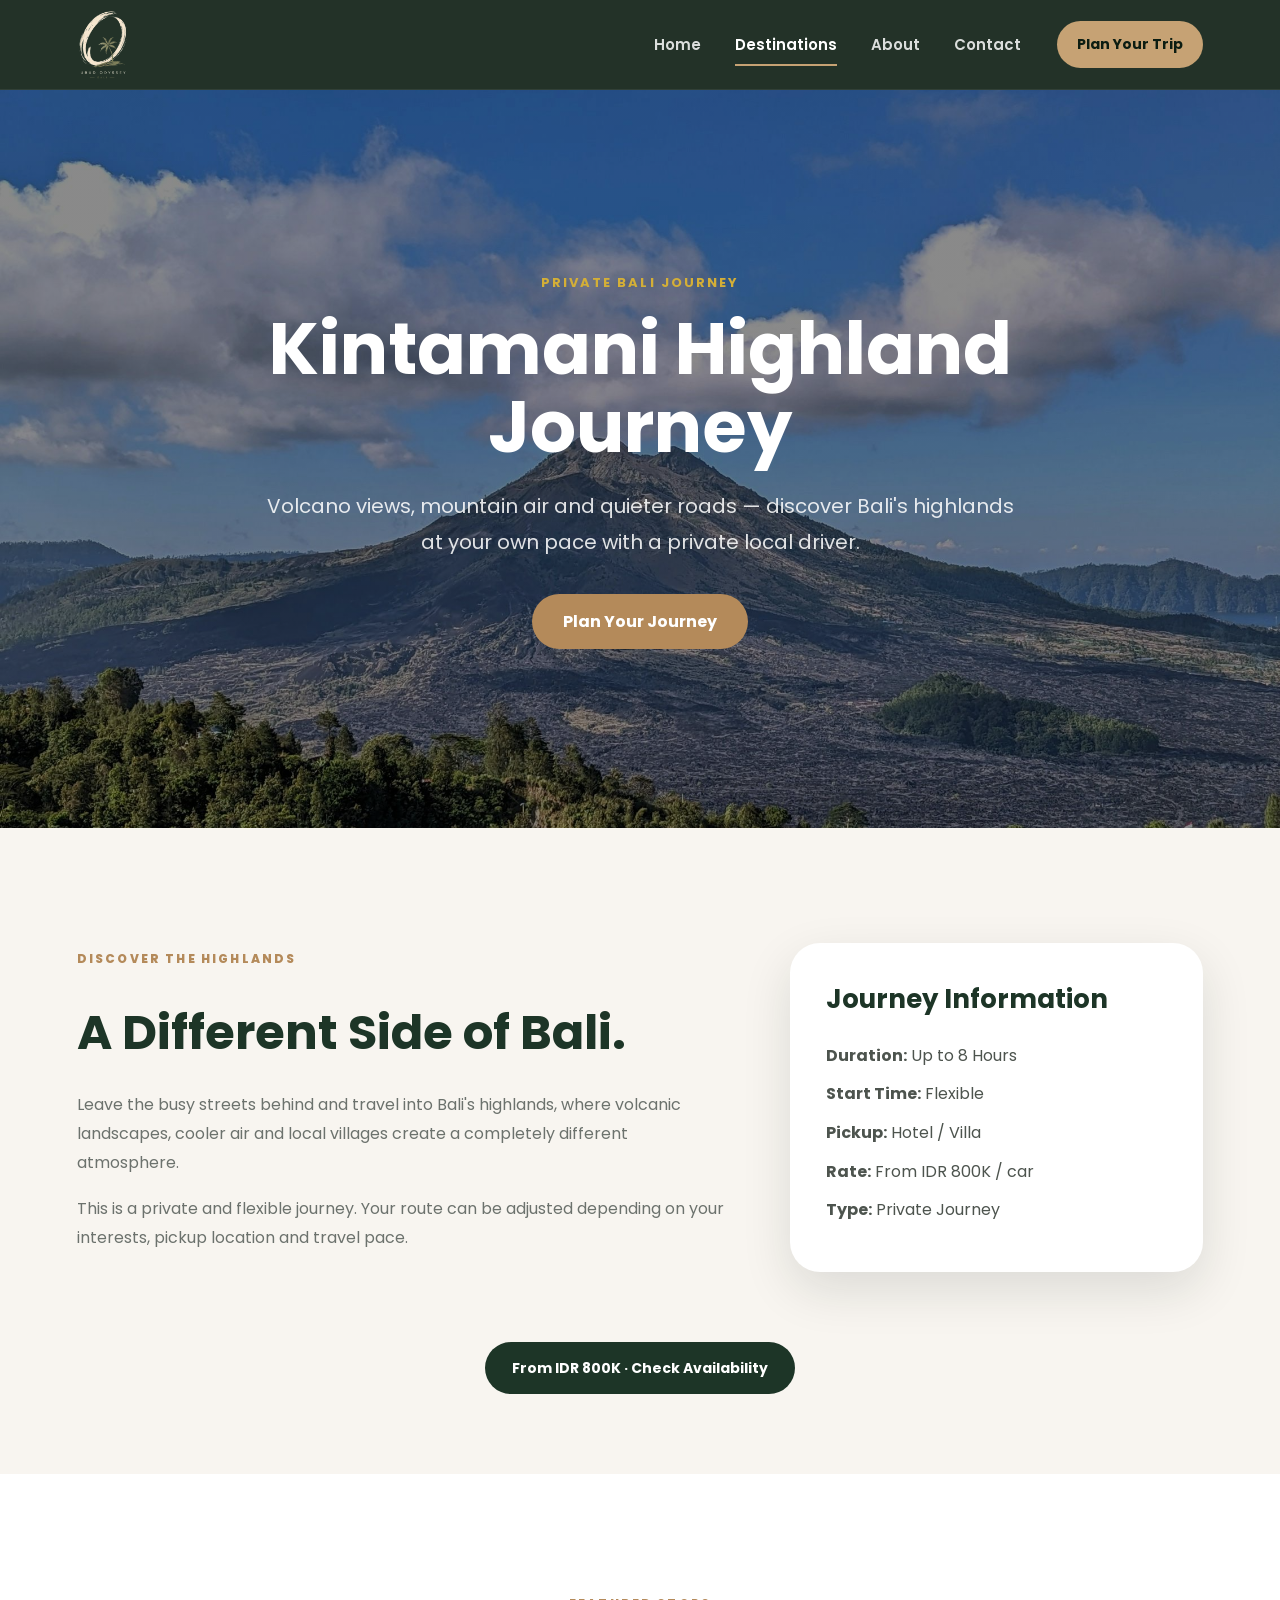
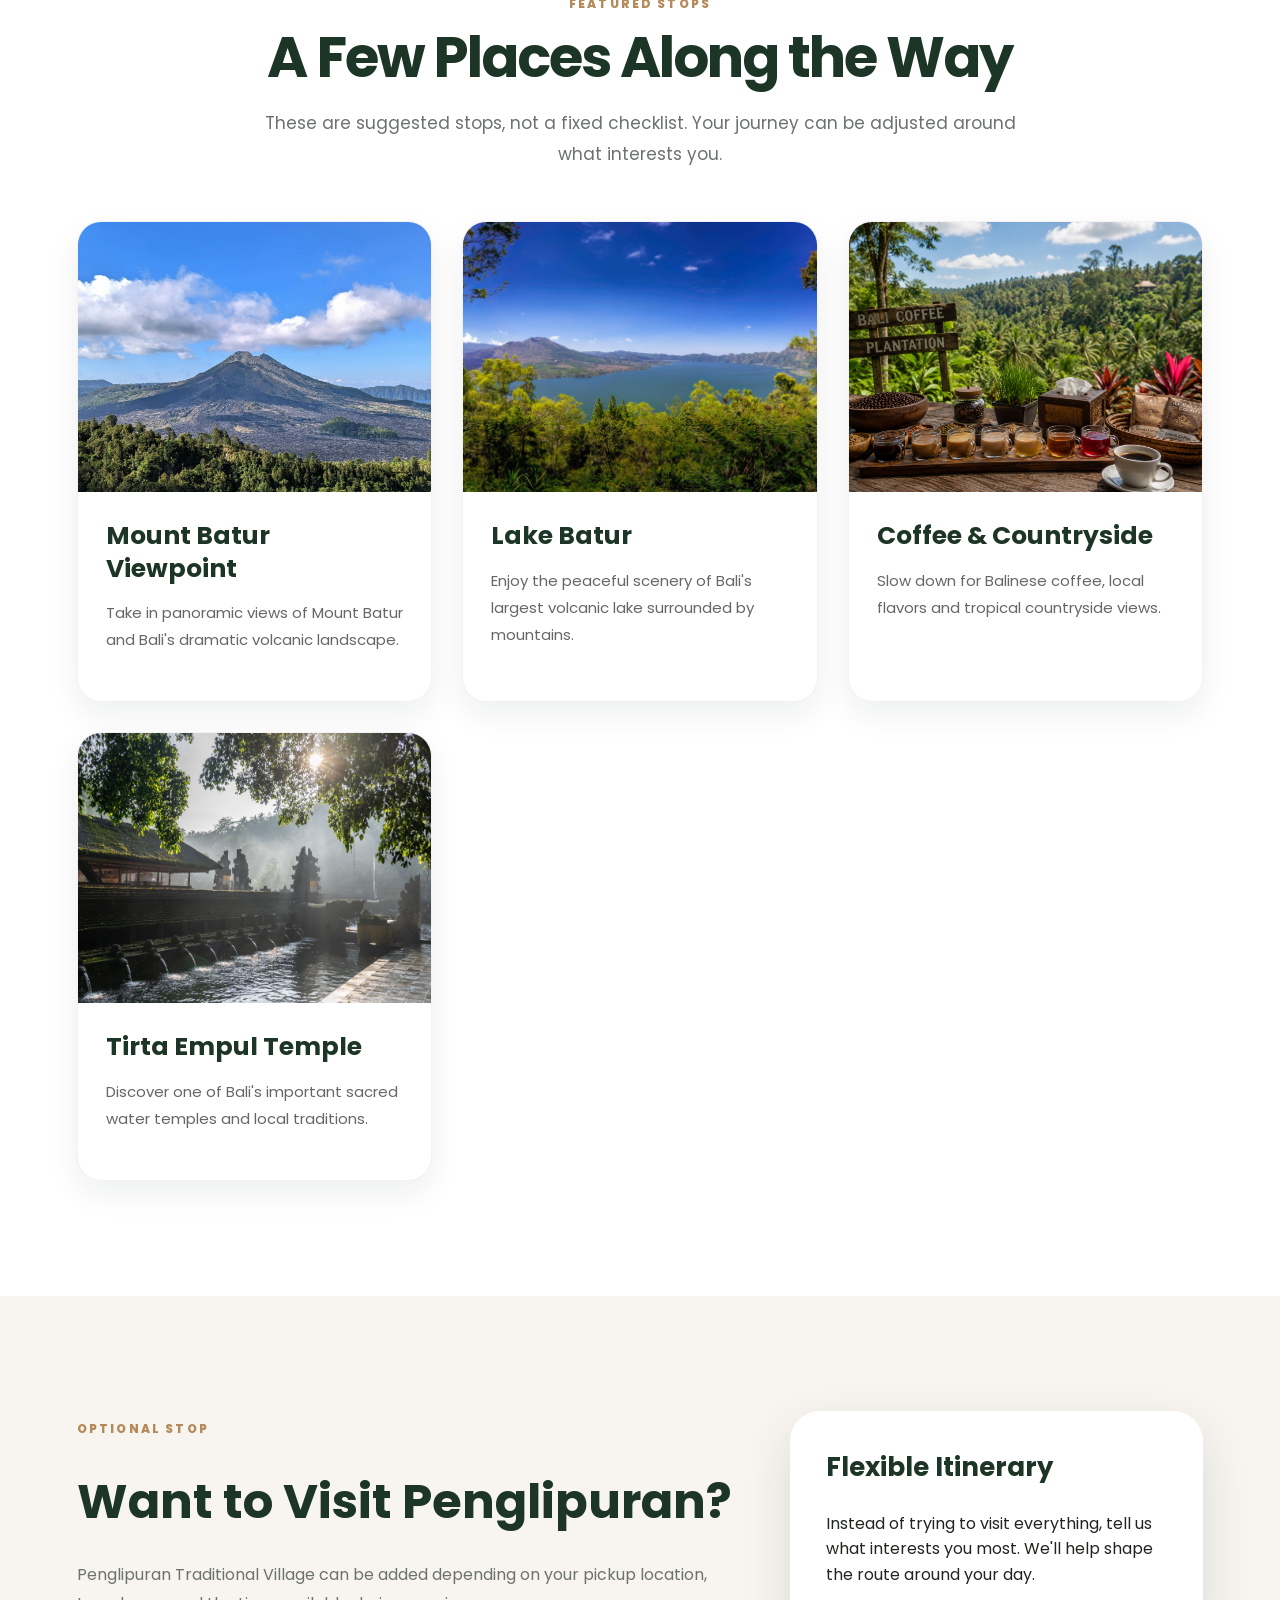
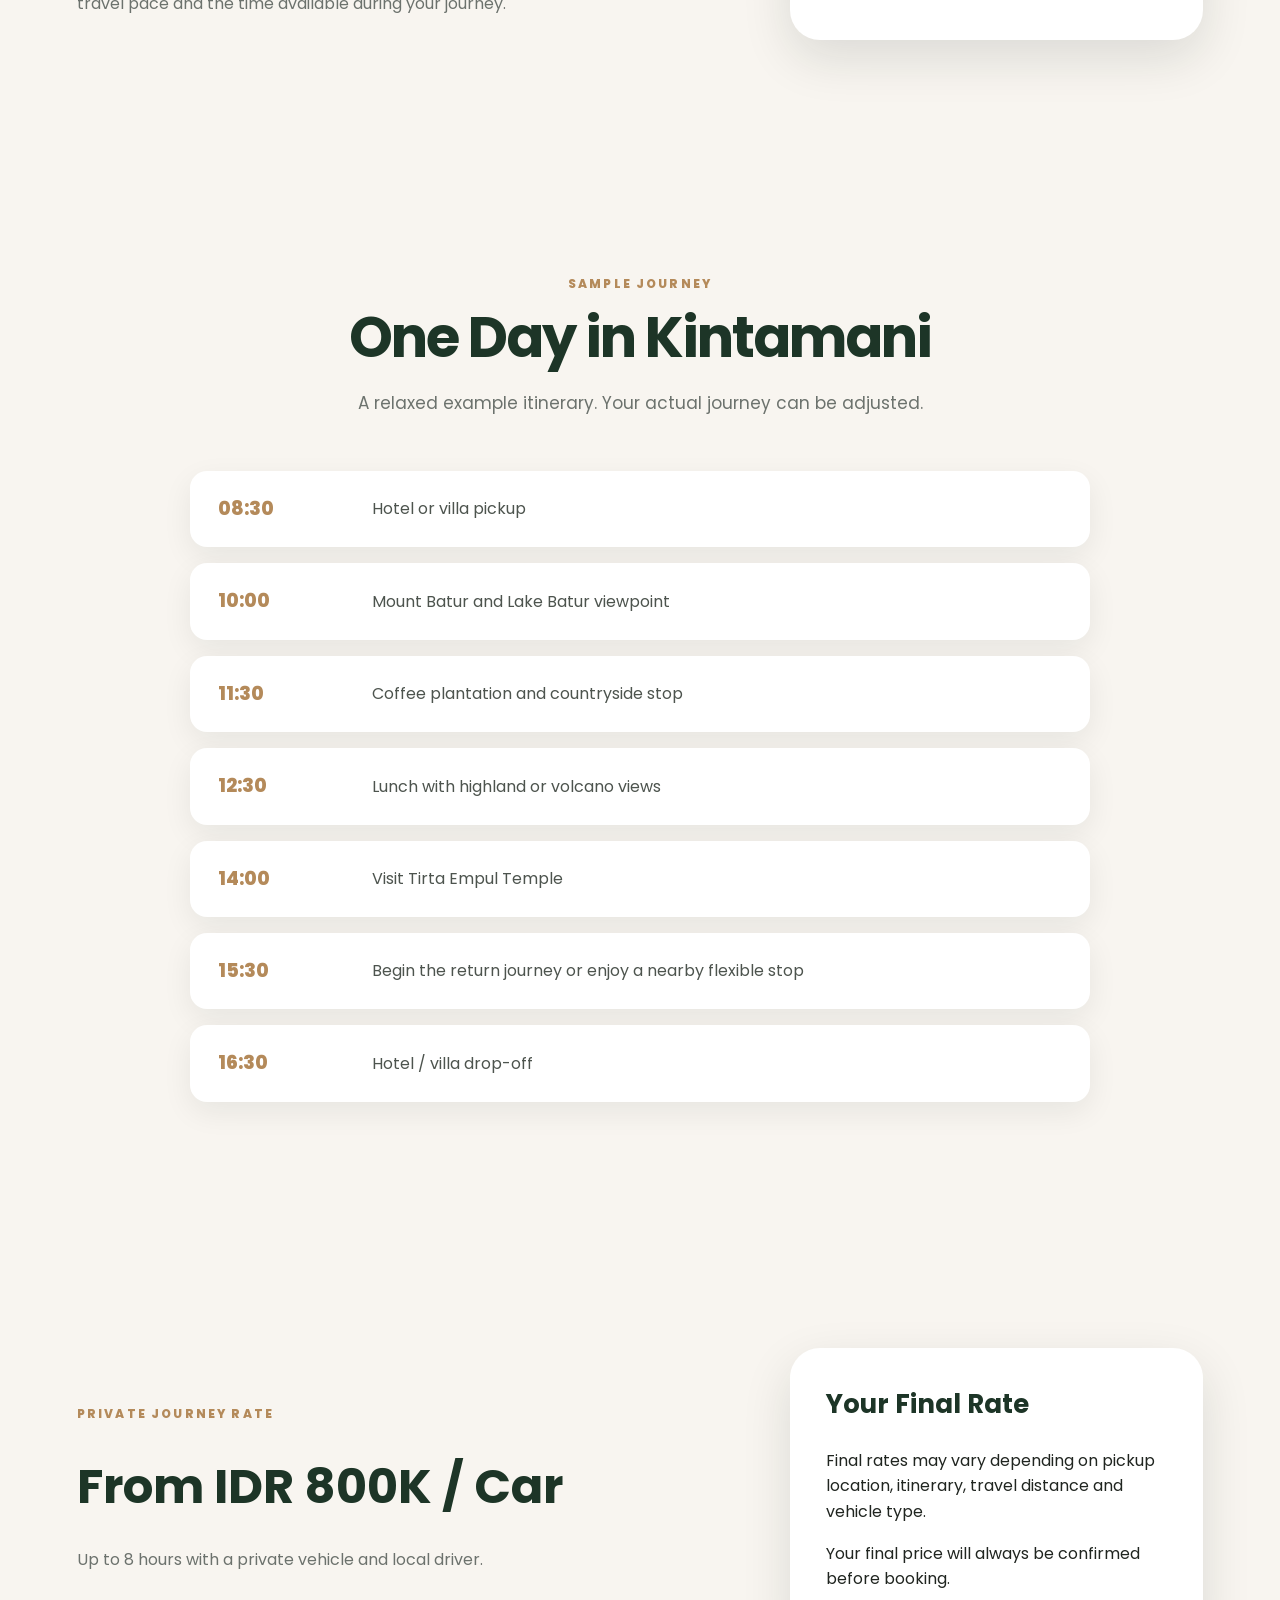
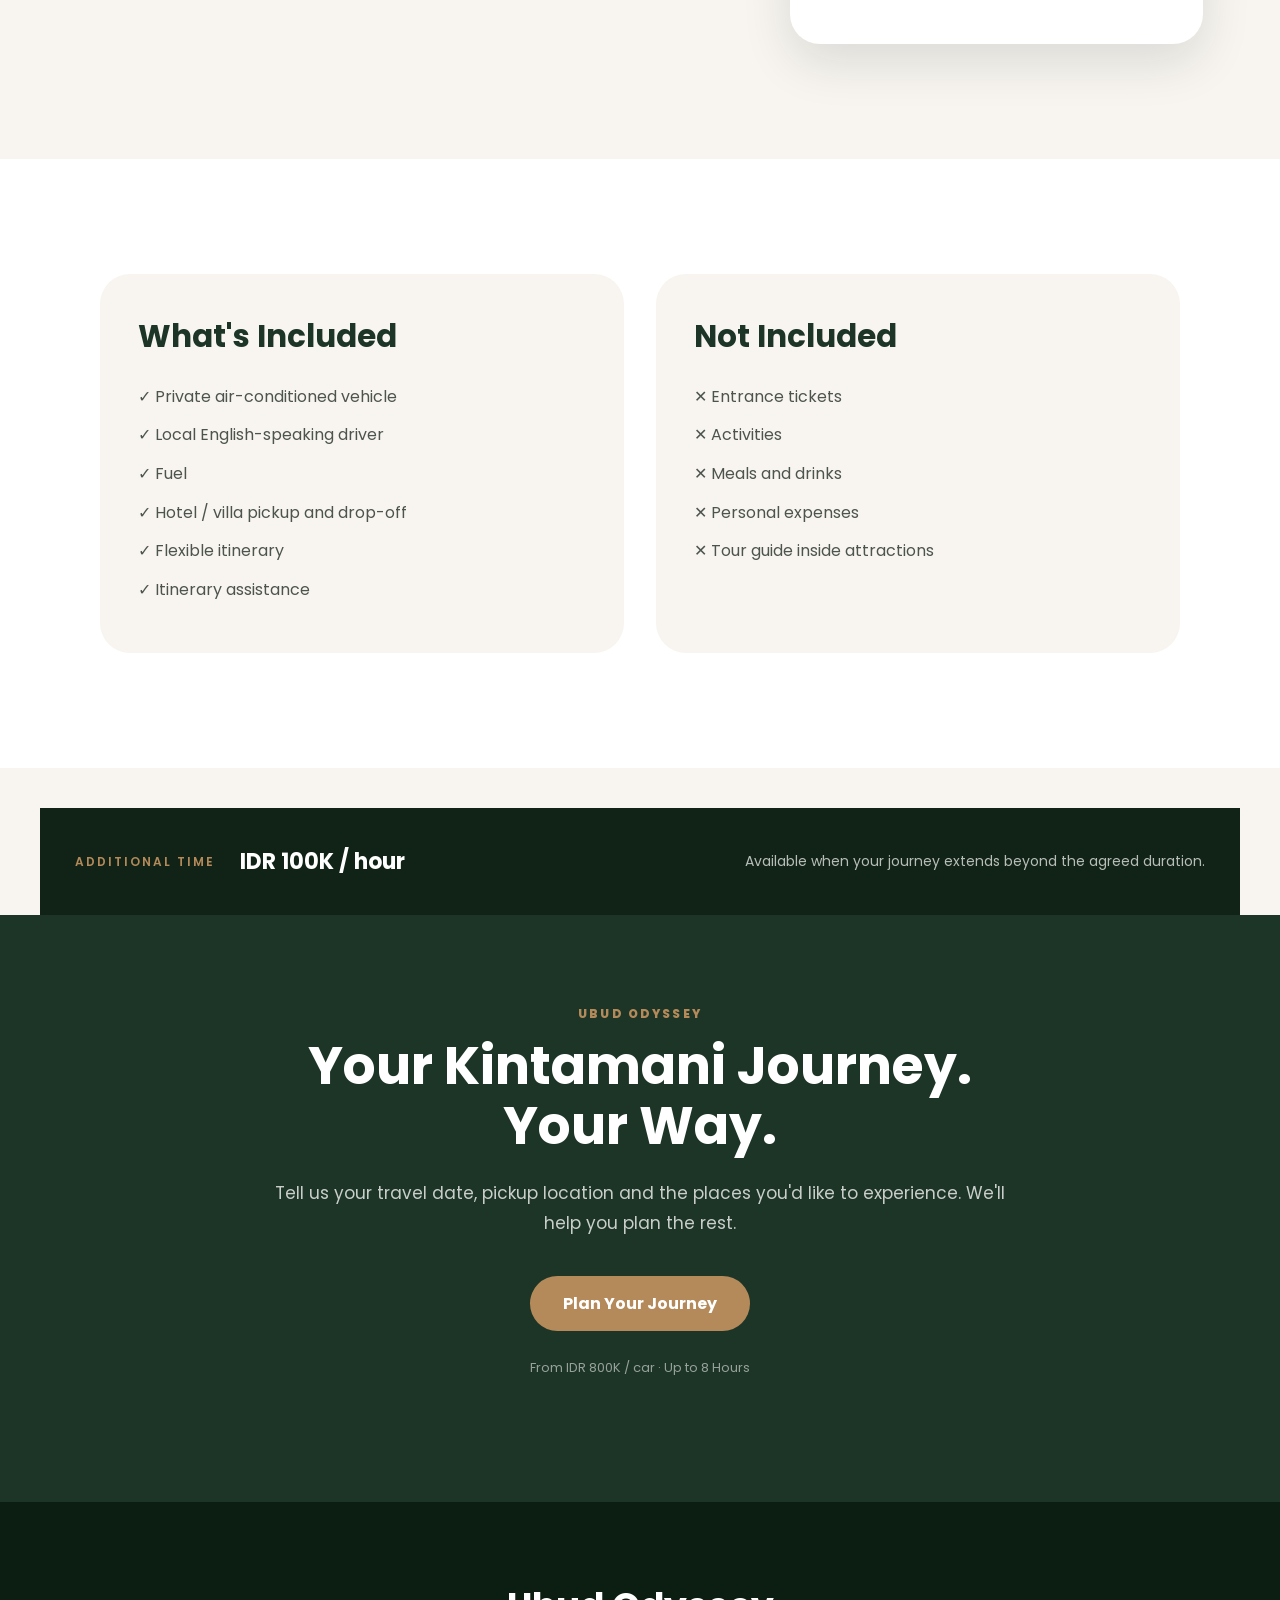
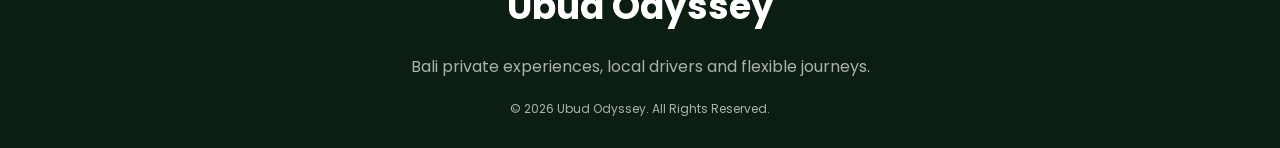
<file: kintamani-tour.html>
<!DOCTYPE html>
<html lang="en">

<head>

    <meta charset="UTF-8">

    <meta name="viewport" content="width=device-width, initial-scale=1.0">

    <title>Kintamani Highland Journey | Ubud Odyssey</title>

    <link rel="icon" href="favicon.png" type="image/png">

    <link rel="preconnect" href="https://fonts.googleapis.com">

    <link rel="preconnect"
          href="https://fonts.gstatic.com"
          crossorigin>

    <link
        href="https://fonts.googleapis.com/css2?family=Poppins:wght@300;400;500;600;700;800&display=swap"
        rel="stylesheet">

    <link rel="stylesheet" href="css/style.css">

    <meta
        name="description"
        content="Explore Kintamani, Mount Batur, Lake Batur and Bali's highlands with a private local driver. Flexible private journey from IDR 800K per car with Ubud Odyssey."
    >

    <!-- Google tag (gtag.js) -->
<script async src="https://www.googletagmanager.com/gtag/js?id=G-KZEE7SNSSL"></script>
<script>
  window.dataLayer = window.dataLayer || [];
  function gtag(){dataLayer.push(arguments);}
  gtag('js', new Date());

  gtag('config', 'G-KZEE7SNSSL');
  gtag('config', 'AW-18489880647');
</script>

<!-- Google Ads Contact conversion -->
<script>
function gtag_report_conversion(url) {
  var callback = function () {
    if (typeof(url) != 'undefined') {
      window.location = url;
    }
  };

  gtag('event', 'conversion', {
    'send_to': 'AW-18489880647/9KU6COu6_o0dEMfg1PBE',
    'value': 1.0,
    'currency': 'IDR',
    'event_callback': callback
  });

  return false;
}
</script>

</head>


<body>


<!-- =========================================
     NAVBAR
========================================= -->

<nav class="site-nav" aria-label="Main navigation">

    <a
        class="logo"
        href="index.html"
        aria-label="Ubud Odyssey home"
    >
        <img
            src="img/ubud-odyssey-logo.png"
            alt="Ubud Odyssey - Bali Private Experience"
        >
    </a>


    <ul
        class="nav-links"
        id="primary-navigation"
    >

        <li>
            <a href="index.html">
                Home
            </a>
        </li>

        <li>
            <a
                href="destinations.html"
                class="active"
                aria-current="page"
            >
                Destinations
            </a>
        </li>

        <li>
            <a href="about.html">
                About
            </a>
        </li>

        <li>
            <a href="contact.html">
                Contact
            </a>
        </li>

    </ul>


    <a
        class="nav-cta"
        href="https://wa.me/6285879071486?text=Hi%20Ubud%20Odyssey%2C%20I%27d%20like%20to%20plan%20a%20private%20Bali%20journey." onclick="return gtag_report_conversion(this.href);"
        target="_blank"
        rel="noopener noreferrer"
    >
        Plan Your Trip
    </a>


    <button
        class="hamburger"
        type="button"
        aria-label="Open navigation menu"
        aria-controls="primary-navigation"
        aria-expanded="false"
    >
        <span></span>
        <span></span>
        <span></span>
    </button>

</nav>



<!-- =========================================
     HERO
========================================= -->

<section class="tour-detail-hero kintamani-hero">

    <div class="tour-detail-content">

        <span>
            PRIVATE BALI JOURNEY
        </span>

        <h1>
            Kintamani Highland Journey
        </h1>

        <p>
            Volcano views, mountain air and quieter roads —
            discover Bali's highlands at your own pace
            with a private local driver.
        </p>

        <a
            href="https://wa.me/6285879071486?text=Hi%20Ubud%20Odyssey%2C%20I%27m%20interested%20in%20the%20Kintamani%20Highland%20Journey." onclick="return gtag_report_conversion(this.href);"
            class="hero-btn"
            target="_blank"
            rel="noopener noreferrer"
        >
            Plan Your Journey
        </a>

    </div>

</section>



<!-- =========================================
     OVERVIEW
========================================= -->

<section class="tour-overview">

    <div class="overview-container">


        <div class="overview-text">

            <span class="section-subtitle">
                DISCOVER THE HIGHLANDS
            </span>

            <h2>
                A Different Side of Bali.
            </h2>

            <p>
                Leave the busy streets behind and travel into
                Bali's highlands, where volcanic landscapes,
                cooler air and local villages create a completely
                different atmosphere.
            </p>

            <p>
                This is a private and flexible journey.
                Your route can be adjusted depending on
                your interests, pickup location and travel pace.
            </p>

        </div>



        <div class="overview-box">

            <h3>
                Journey Information
            </h3>

            <ul>

                <li>
                    <strong>Duration:</strong>
                    Up to 8 Hours
                </li>

                <li>
                    <strong>Start Time:</strong>
                    Flexible
                </li>

                <li>
                    <strong>Pickup:</strong>
                    Hotel / Villa
                </li>

                <li>
                    <strong>Rate:</strong>
                    From IDR 800K / car
                </li>

                <li>
                    <strong>Type:</strong>
                    Private Journey
                </li>

            </ul>

        </div>


    </div>

</section>



<!-- =========================================
     PRICE CTA
========================================= -->

<div
    class="section-action"
    style="text-align:center; margin:-45px 0 80px;"
>

    <a
        href="https://wa.me/6285879071486?text=Hi%20Ubud%20Odyssey%2C%20I%27d%20like%20to%20check%20availability%20for%20the%20Kintamani%20Highland%20Journey." onclick="return gtag_report_conversion(this.href);"
        class="button button-dark"
        target="_blank"
        rel="noopener noreferrer"
    >
        From IDR 800K · Check Availability
    </a>

</div>



<!-- =========================================
     FEATURED STOPS
========================================= -->

<section class="tour-destinations">

    <div class="section-header">

        <span class="section-subtitle">
            FEATURED STOPS
        </span>

        <h2>
            A Few Places Along the Way
        </h2>

        <p>
            These are suggested stops, not a fixed checklist.
            Your journey can be adjusted around what interests you.
        </p>

    </div>



    <div class="destination-grid">


        <!-- MOUNT BATUR -->

        <div class="destination-card">

            <img
                src="img/kintamani.jpg"
                alt="Mount Batur Viewpoint Kintamani Bali"
                loading="lazy"
            >

            <div class="destination-content">

                <h3>
                    Mount Batur Viewpoint
                </h3>

                <p>
                    Take in panoramic views of Mount Batur
                    and Bali's dramatic volcanic landscape.
                </p>

            </div>

        </div>



        <!-- LAKE BATUR -->

        <div class="destination-card">

            <img
                src="img/batur-lake.jpg"
                alt="Lake Batur Kintamani Bali"
                loading="lazy"
            >

            <div class="destination-content">

                <h3>
                    Lake Batur
                </h3>

                <p>
                    Enjoy the peaceful scenery of Bali's
                    largest volcanic lake surrounded by mountains.
                </p>

            </div>

        </div>



        <!-- COFFEE -->

        <div class="destination-card">

            <img
                src="img/coffe plantation.png"
                alt="Bali Coffee Plantation near Kintamani"
                loading="lazy"
            >

            <div class="destination-content">

                <h3>
                    Coffee & Countryside
                </h3>

                <p>
                    Slow down for Balinese coffee,
                    local flavors and tropical countryside views.
                </p>

            </div>

        </div>



        <!-- TIRTA EMPUL -->

        <div class="destination-card">

            <img
                src="img/tampaksiring.jpg"
                alt="Tirta Empul Temple Bali"
                loading="lazy"
            >

            <div class="destination-content">

                <h3>
                    Tirta Empul Temple
                </h3>

                <p>
                    Discover one of Bali's important
                    sacred water temples and local traditions.
                </p>

            </div>

        </div>


    </div>

</section>



<!-- =========================================
     OPTIONAL STOP
========================================= -->

<section class="tour-overview">

    <div class="overview-container">

        <div class="overview-text">

            <span class="section-subtitle">
                OPTIONAL STOP
            </span>

            <h2>
                Want to Visit Penglipuran?
            </h2>

            <p>
                Penglipuran Traditional Village can be added
                depending on your pickup location, travel pace
                and the time available during your journey.
            </p>

        </div>


        <div class="overview-box">

            <h3>
                Flexible Itinerary
            </h3>

            <p>
                Instead of trying to visit everything,
                tell us what interests you most.
                We'll help shape the route around your day.
            </p>

        </div>

    </div>

</section>



<!-- =========================================
     SAMPLE ITINERARY
========================================= -->

<section class="itinerary-section">

    <div class="section-header">

        <span class="section-subtitle">
            SAMPLE JOURNEY
        </span>

        <h2>
            One Day in Kintamani
        </h2>

        <p>
            A relaxed example itinerary.
            Your actual journey can be adjusted.
        </p>

    </div>



    <div class="itinerary-list">


        <div class="itinerary-item">

            <span>
                08:30
            </span>

            <p>
                Hotel or villa pickup
            </p>

        </div>



        <div class="itinerary-item">

            <span>
                10:00
            </span>

            <p>
                Mount Batur and Lake Batur viewpoint
            </p>

        </div>



        <div class="itinerary-item">

            <span>
                11:30
            </span>

            <p>
                Coffee plantation and countryside stop
            </p>

        </div>



        <div class="itinerary-item">

            <span>
                12:30
            </span>

            <p>
                Lunch with highland or volcano views
            </p>

        </div>



        <div class="itinerary-item">

            <span>
                14:00
            </span>

            <p>
                Visit Tirta Empul Temple
            </p>

        </div>



        <div class="itinerary-item">

            <span>
                15:30
            </span>

            <p>
                Begin the return journey
                or enjoy a nearby flexible stop
            </p>

        </div>



        <div class="itinerary-item">

            <span>
                16:30
            </span>

            <p>
                Hotel / villa drop-off
            </p>

        </div>


    </div>

</section>



<!-- =========================================
     RATE
========================================= -->

<section class="tour-overview">

    <div class="overview-container">


        <div class="overview-text">

            <span class="section-subtitle">
                PRIVATE JOURNEY RATE
            </span>

            <h2>
                From IDR 800K / Car
            </h2>

            <p>
                Up to 8 hours with a private vehicle
                and local driver.
            </p>

        </div>



        <div class="overview-box">

            <h3>
                Your Final Rate
            </h3>

            <p>
                Final rates may vary depending on pickup location,
                itinerary, travel distance and vehicle type.
            </p>

            <p>
                Your final price will always be confirmed
                before booking.
            </p>

        </div>


    </div>

</section>



<!-- =========================================
     INCLUDED / NOT INCLUDED
========================================= -->

<section class="included-section">

    <div class="included-container">


        <div>

            <h2>
                What's Included
            </h2>

            <ul>

                <li>
                    ✓ Private air-conditioned vehicle
                </li>

                <li>
                    ✓ Local English-speaking driver
                </li>

                <li>
                    ✓ Fuel
                </li>

                <li>
                    ✓ Hotel / villa pickup and drop-off
                </li>

                <li>
                    ✓ Flexible itinerary
                </li>

                <li>
                    ✓ Itinerary assistance
                </li>

            </ul>

        </div>



        <div>

            <h2>
                Not Included
            </h2>

            <ul>

                <li>
                    ✕ Entrance tickets
                </li>

                <li>
                    ✕ Activities
                </li>

                <li>
                    ✕ Meals and drinks
                </li>

                <li>
                    ✕ Personal expenses
                </li>

                <li>
                    ✕ Tour guide inside attractions
                </li>

            </ul>

        </div>


    </div>

</section>



<!-- =========================================
     ADDITIONAL TIME
========================================= -->

<section class="journey-extra-time">

    <span>
        ADDITIONAL TIME
    </span>

    <strong>
        IDR 100K / hour
    </strong>

    <p>
        Available when your journey extends
        beyond the agreed duration.
    </p>

</section>



<!-- =========================================
     FINAL CTA
========================================= -->

<section class="tour-cta kintamani-final-cta">

    <span class="section-subtitle">
        UBUD ODYSSEY
    </span>

    <h2>
        Your Kintamani Journey.<br>
        Your Way.
    </h2>

    <p>
        Tell us your travel date, pickup location
        and the places you'd like to experience.
        We'll help you plan the rest.
    </p>


    <a
        href="https://wa.me/6285879071486?text=Hi%20Ubud%20Odyssey%2C%20I%27d%20like%20to%20plan%20a%20Kintamani%20Highland%20Journey.%20My%20travel%20date%20is%3A" onclick="return gtag_report_conversion(this.href);"
        target="_blank"
        rel="noopener noreferrer"
    >
        Plan Your Journey
    </a>

    <p style="margin-top:25px; opacity:0.7; font-size:13px;">
        From IDR 800K / car · Up to 8 Hours
    </p>

</section>



<!-- =========================================
     FOOTER
========================================= -->

<footer>

    <h3>
        Ubud Odyssey
    </h3>

    <p>
        Bali private experiences,
        local drivers and flexible journeys.
    </p>

    <p class="copyright">
        © 2026 Ubud Odyssey.
        All Rights Reserved.
    </p>

</footer>


<script src="js/script.js"></script>


</body>

</html>
</file>
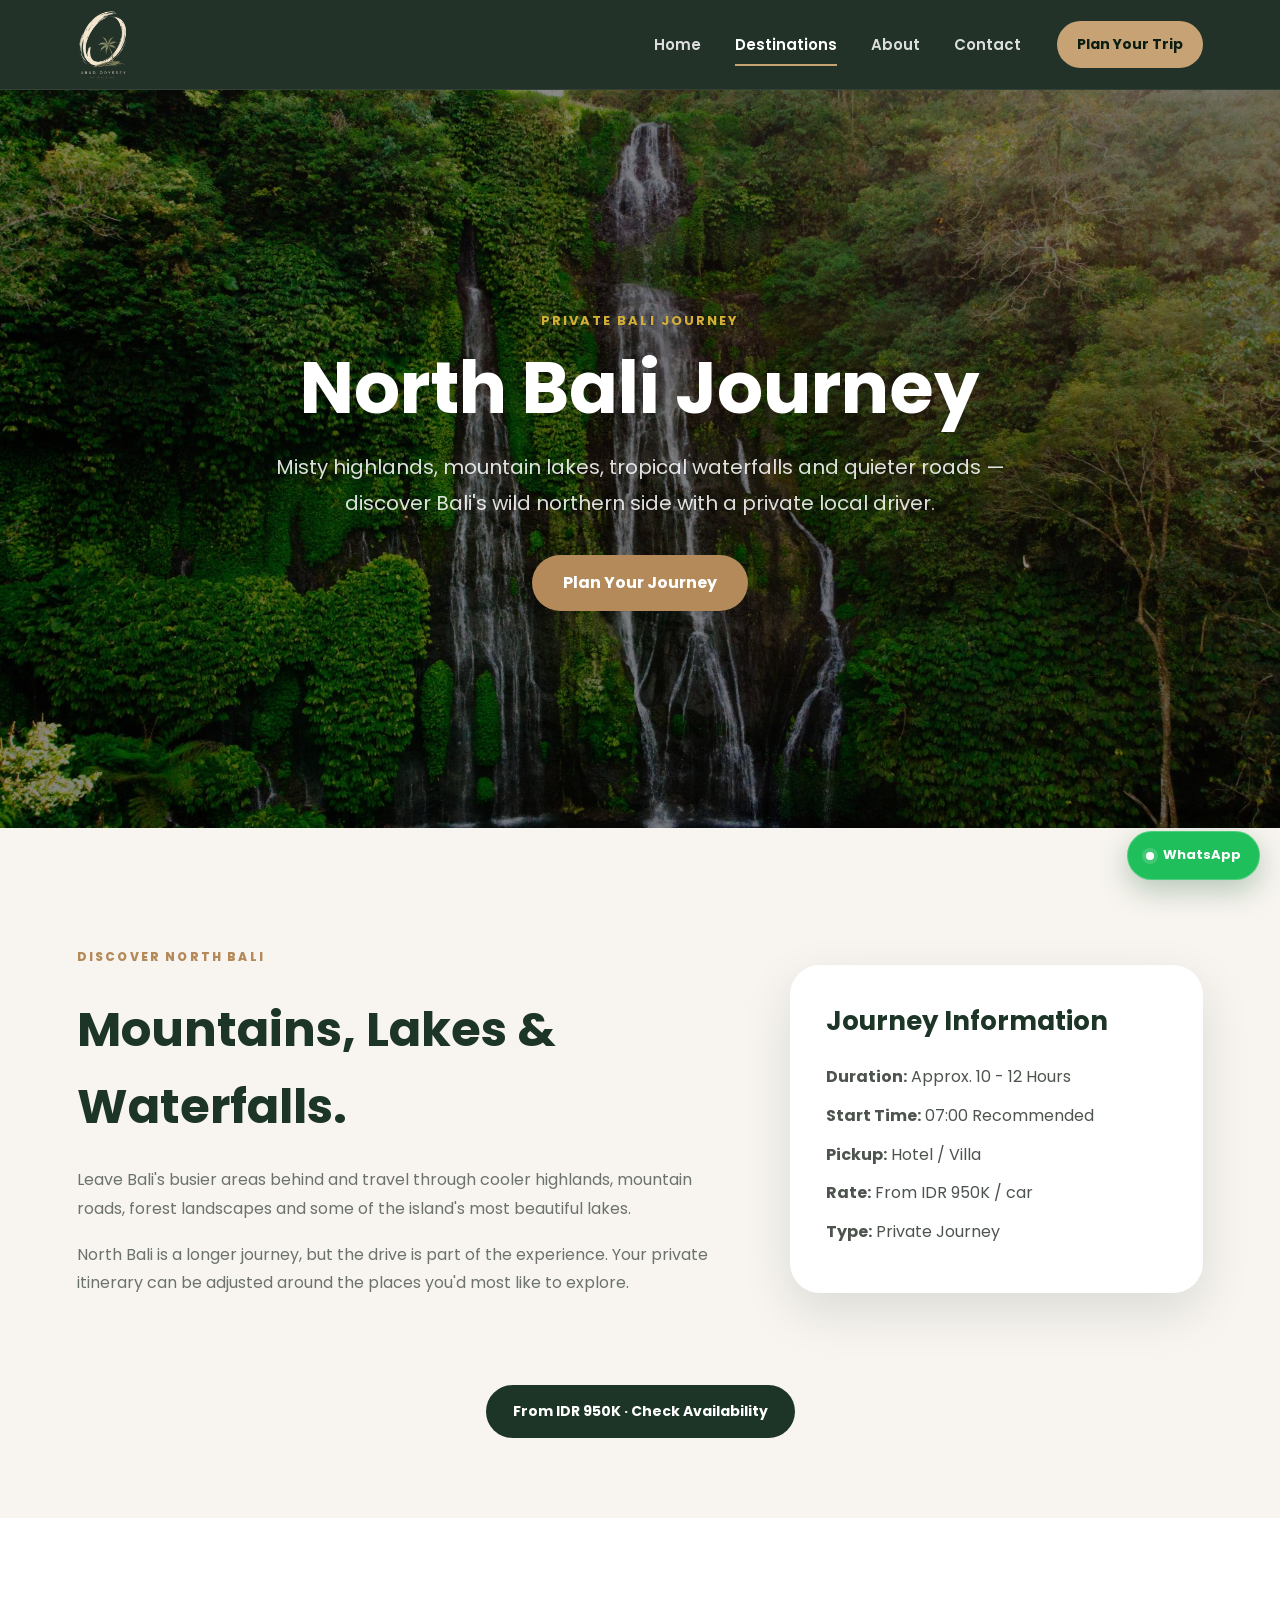
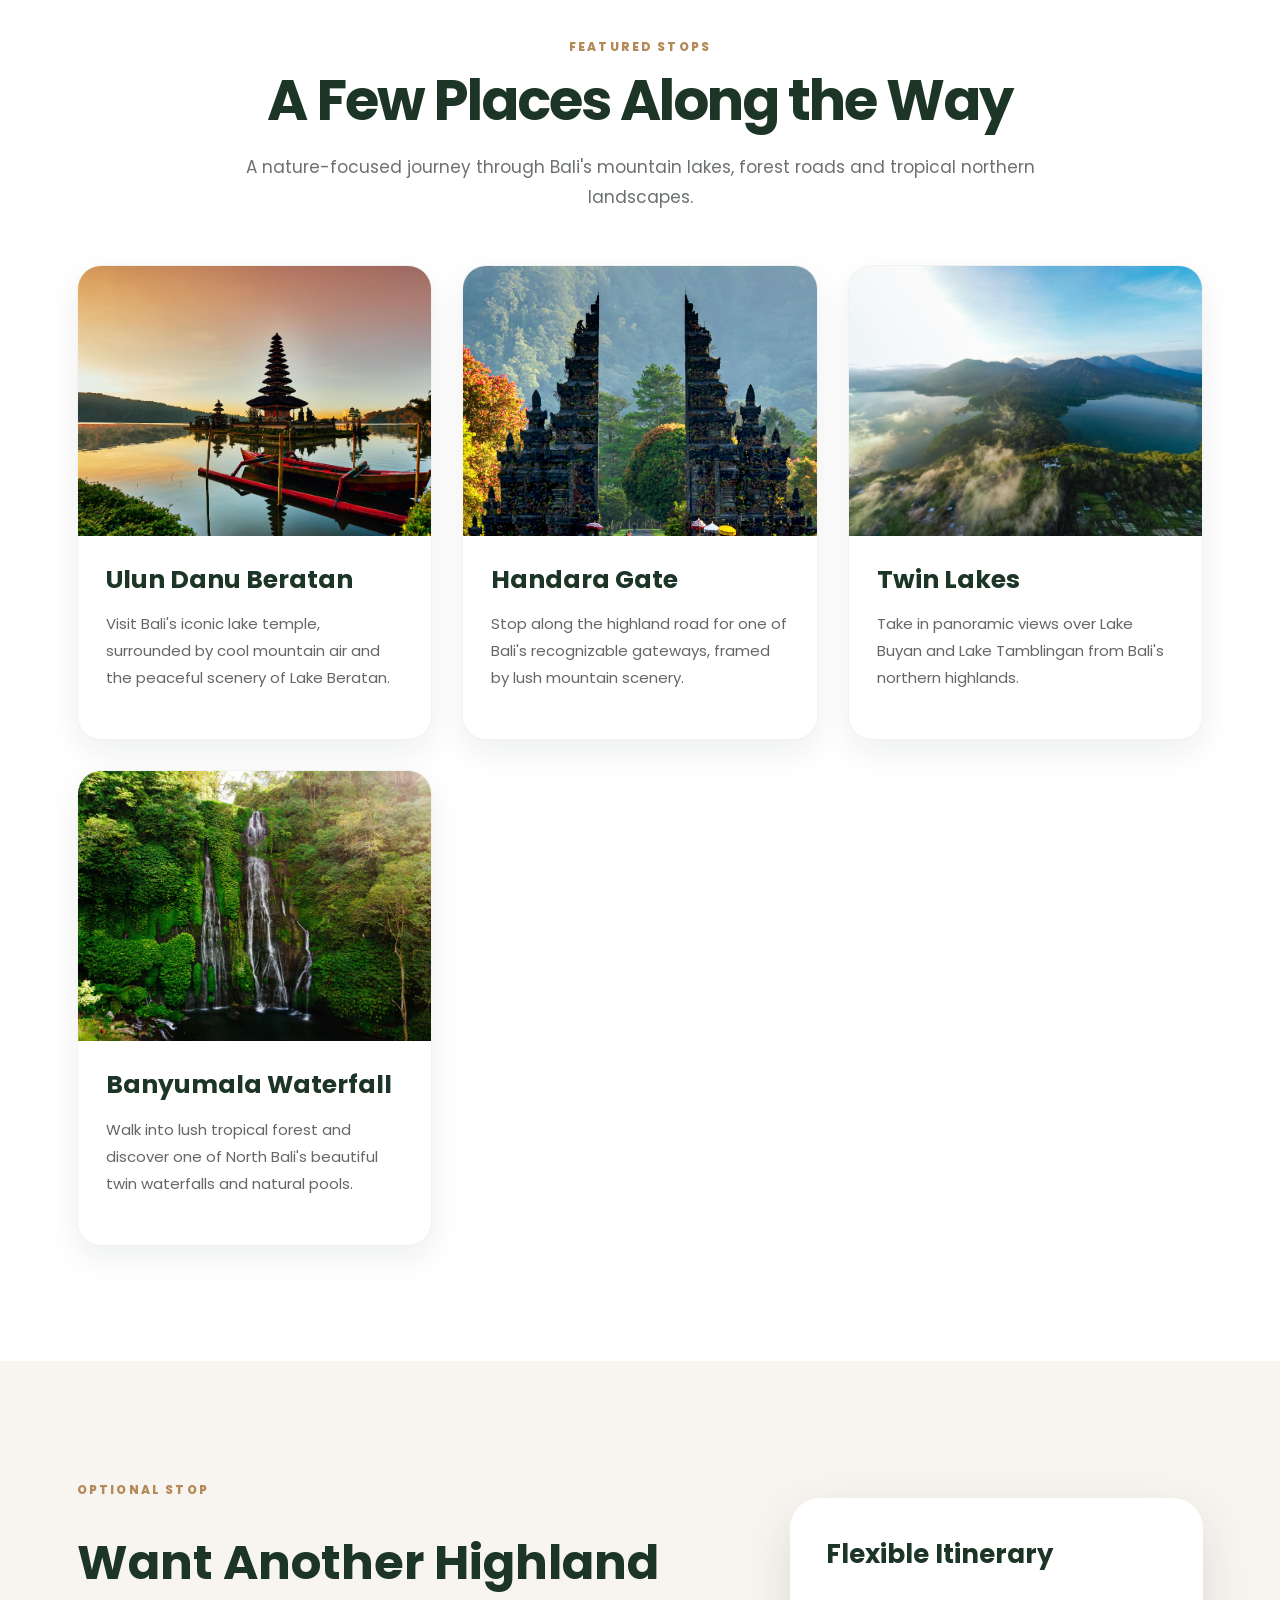
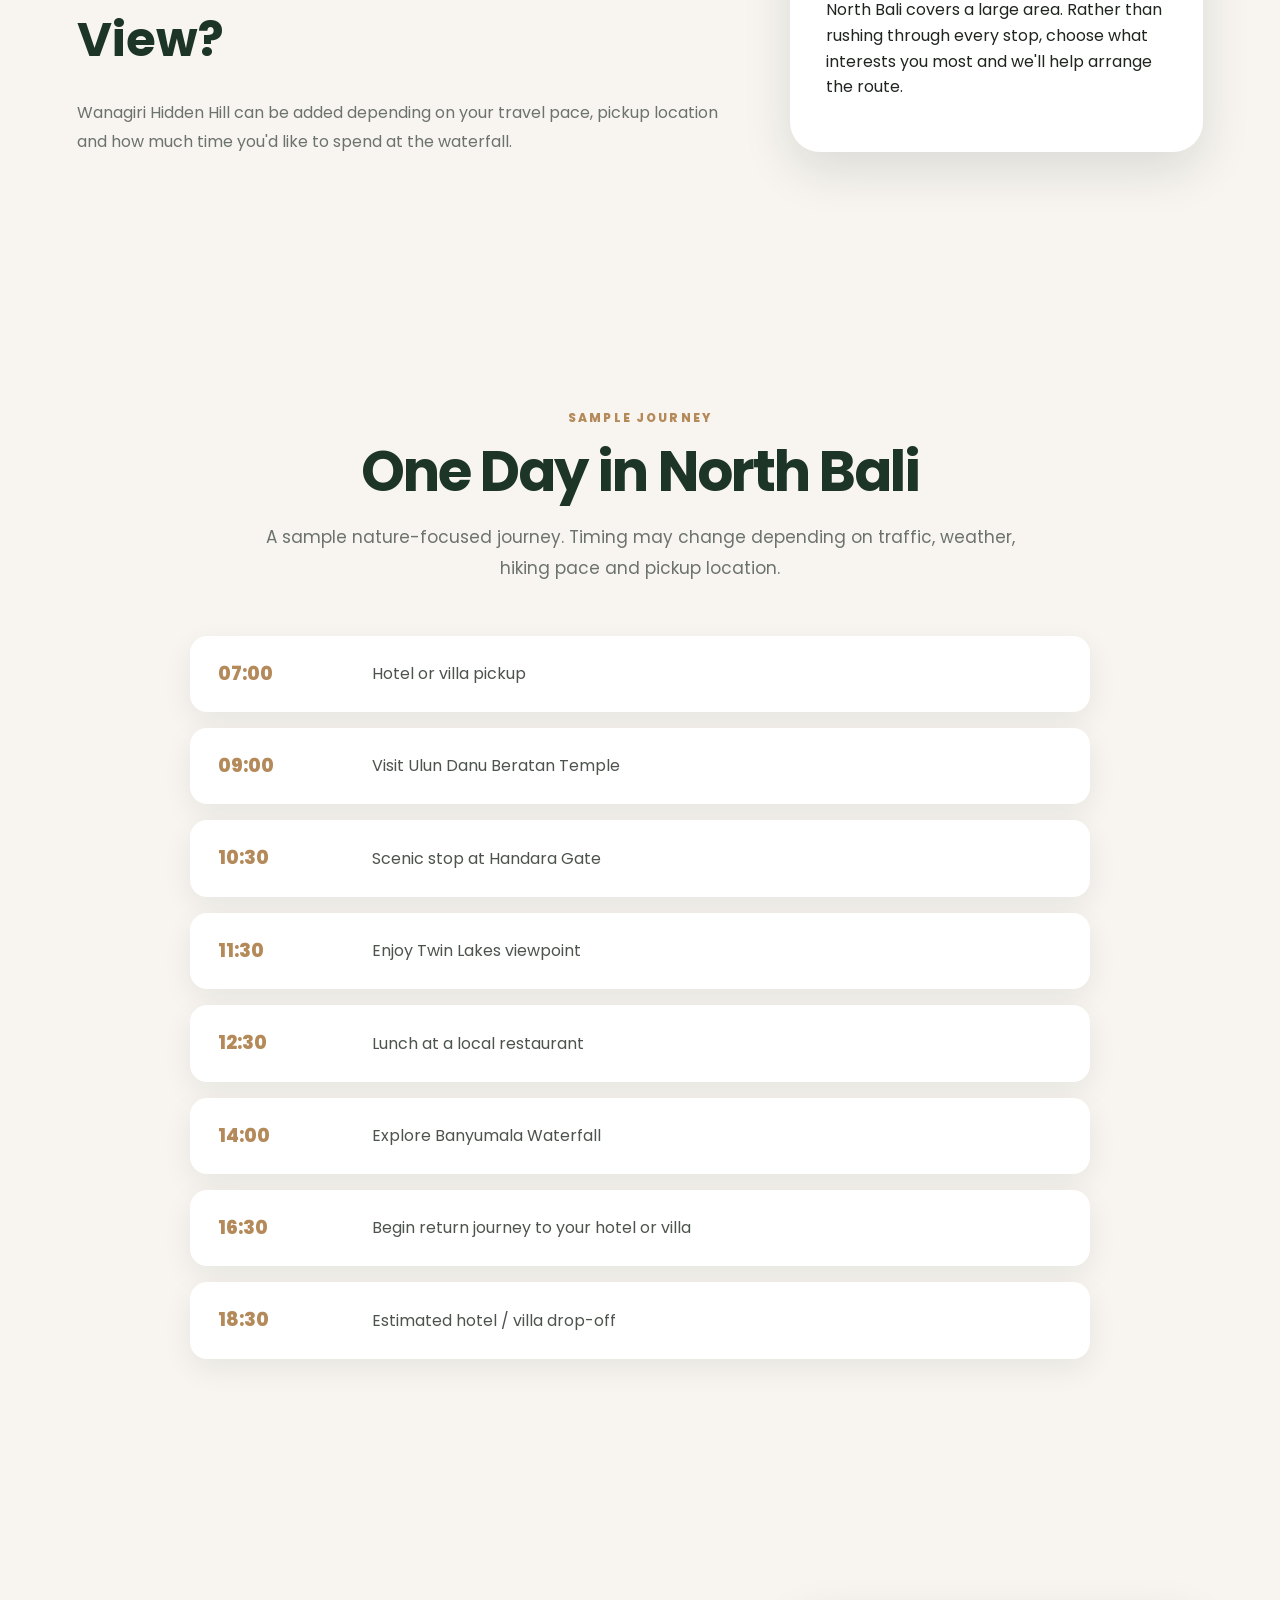
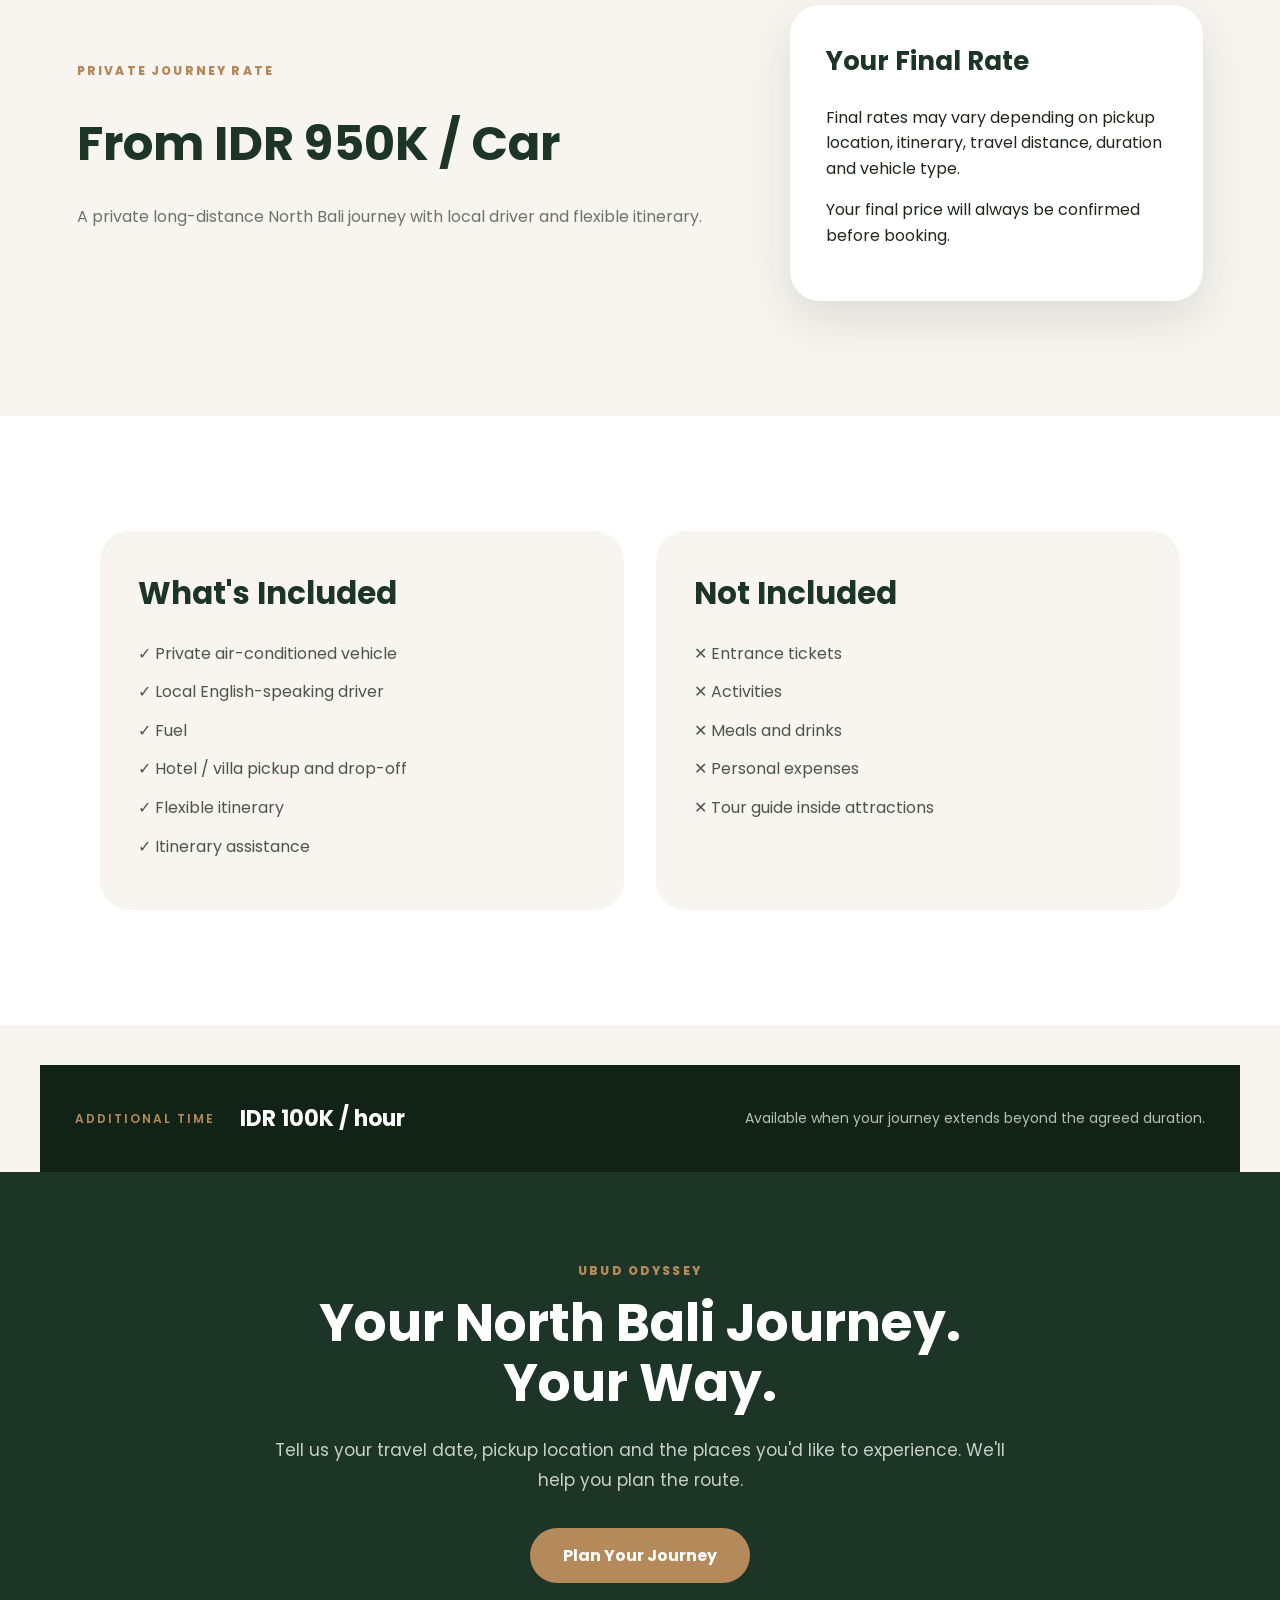
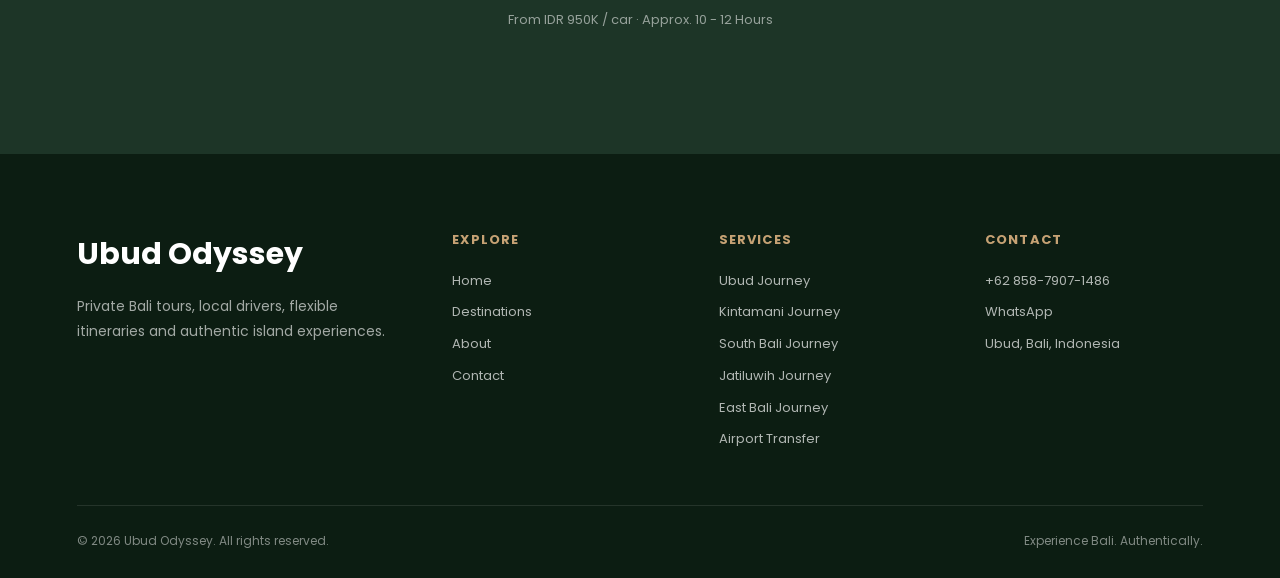
<file: north-bali-tour.html>
<!DOCTYPE html>
<html lang="en">

<head>

    <meta charset="UTF-8">

    <meta name="viewport" content="width=device-width, initial-scale=1.0">

    <title>North Bali Journey | Ubud Odyssey</title>

    <meta
        name="description"
        content="Explore North Bali, Ulun Danu Beratan, Twin Lakes, Handara Gate and Banyumala Waterfall with a private local driver. Private journey from IDR 950K per car."
    >

    <meta name="robots" content="index, follow">

    <meta name="theme-color" content="#102316">

    <link
        rel="canonical"
        href="https://ubudodyssey.com/north-bali-tour.html"
    >

    <link
        rel="icon"
        href="favicon.png"
        type="image/png"
    >

    <link
        rel="preconnect"
        href="https://fonts.googleapis.com"
    >

    <link
        rel="preconnect"
        href="https://fonts.gstatic.com"
        crossorigin
    >

    <link
        href="https://fonts.googleapis.com/css2?family=Poppins:wght@300;400;500;600;700;800&display=swap"
        rel="stylesheet"
    >

    <link
        rel="stylesheet"
        href="css/style.css"
    >

    <!-- Google tag (gtag.js) -->
<script async src="https://www.googletagmanager.com/gtag/js?id=G-KZEE7SNSSL"></script>
<script>
  window.dataLayer = window.dataLayer || [];
  function gtag(){dataLayer.push(arguments);}
  gtag('js', new Date());

  gtag('config', 'G-KZEE7SNSSL');
  gtag('config', 'AW-18489880647');
</script>

<!-- Google Ads Contact conversion -->
<script>
function gtag_report_conversion(url) {
  var callback = function () {
    if (typeof(url) != 'undefined') {
      window.location = url;
    }
  };

  gtag('event', 'conversion', {
    'send_to': 'AW-18489880647/9KU6COu6_o0dEMfg1PBE',
    'value': 1.0,
    'currency': 'IDR',
    'event_callback': callback
  });

  return false;
}
</script>

</head>


<body>


<!-- =========================================
     NAVBAR
========================================= -->

<nav class="site-nav" aria-label="Main navigation">

    <a
        class="logo"
        href="index.html"
        aria-label="Ubud Odyssey home"
    >

        <img
            src="img/ubud-odyssey-logo.png"
            alt="Ubud Odyssey - Bali Private Experience"
        >

    </a>


    <ul
        class="nav-links"
        id="primary-navigation"
    >

        <li>
            <a href="index.html">
                Home
            </a>
        </li>

        <li>
            <a
                href="destinations.html"
                class="active"
                aria-current="page"
            >
                Destinations
            </a>
        </li>

        <li>
            <a href="about.html">
                About
            </a>
        </li>

        <li>
            <a href="contact.html">
                Contact
            </a>
        </li>

    </ul>


    <a
        class="nav-cta"
        href="https://wa.me/6285879071486?text=Hi%20Ubud%20Odyssey%2C%20I%27d%20like%20to%20plan%20a%20private%20Bali%20journey." onclick="return gtag_report_conversion(this.href);"
        target="_blank"
        rel="noopener noreferrer"
    >
        Plan Your Trip
    </a>


    <button
        class="hamburger"
        type="button"
        aria-label="Open navigation menu"
        aria-controls="primary-navigation"
        aria-expanded="false"
    >

        <span></span>
        <span></span>
        <span></span>

    </button>

</nav>



<!-- =========================================
     HERO
========================================= -->

<section class="tour-detail-hero north-bali-hero">

    <div class="tour-detail-content">

        <span>
            PRIVATE BALI JOURNEY
        </span>

        <h1>
            North Bali Journey
        </h1>

        <p>
            Misty highlands, mountain lakes,
            tropical waterfalls and quieter roads —
            discover Bali's wild northern side
            with a private local driver.
        </p>

        <a
            href="https://wa.me/6285879071486?text=Hi%20Ubud%20Odyssey%2C%20I%27m%20interested%20in%20the%20North%20Bali%20Journey." onclick="return gtag_report_conversion(this.href);"
            class="hero-btn"
            target="_blank"
            rel="noopener noreferrer"
        >
            Plan Your Journey
        </a>

    </div>

</section>



<!-- =========================================
     OVERVIEW
========================================= -->

<section class="tour-overview">

    <div class="overview-container">


        <div class="overview-text">

            <span class="section-subtitle">
                DISCOVER NORTH BALI
            </span>

            <h2>
                Mountains, Lakes & Waterfalls.
            </h2>

            <p>
                Leave Bali's busier areas behind
                and travel through cooler highlands,
                mountain roads, forest landscapes
                and some of the island's most beautiful lakes.
            </p>

            <p>
                North Bali is a longer journey,
                but the drive is part of the experience.
                Your private itinerary can be adjusted
                around the places you'd most like to explore.
            </p>

        </div>



        <div class="overview-box">

            <h3>
                Journey Information
            </h3>

            <ul>

                <li>
                    <strong>Duration:</strong>
                    Approx. 10 - 12 Hours
                </li>

                <li>
                    <strong>Start Time:</strong>
                    07:00 Recommended
                </li>

                <li>
                    <strong>Pickup:</strong>
                    Hotel / Villa
                </li>

                <li>
                    <strong>Rate:</strong>
                    From IDR 950K / car
                </li>

                <li>
                    <strong>Type:</strong>
                    Private Journey
                </li>

            </ul>

        </div>


    </div>

</section>



<!-- =========================================
     PRICE CTA
========================================= -->

<div
    class="section-action"
    style="text-align:center; margin:-45px 0 80px;"
>

    <a
        href="https://wa.me/6285879071486?text=Hi%20Ubud%20Odyssey%2C%20I%27d%20like%20to%20check%20availability%20for%20the%20North%20Bali%20Journey." onclick="return gtag_report_conversion(this.href);"
        class="button button-dark"
        target="_blank"
        rel="noopener noreferrer"
    >
        From IDR 950K · Check Availability
    </a>

</div>



<!-- =========================================
     FEATURED STOPS
========================================= -->

<section class="tour-destinations">

    <div class="section-header">

        <span class="section-subtitle">
            FEATURED STOPS
        </span>

        <h2>
            A Few Places Along the Way
        </h2>

        <p>
            A nature-focused journey through
            Bali's mountain lakes, forest roads
            and tropical northern landscapes.
        </p>

    </div>



    <div class="destination-grid">


        <!-- ULUN DANU -->

        <div class="destination-card">

            <img
                src="img/pura-ulun-danu.jpg"
                alt="Ulun Danu Beratan Temple Bali"
                loading="lazy"
                decoding="async"
            >

            <div class="destination-content">

                <h3>
                    Ulun Danu Beratan
                </h3>

                <p>
                    Visit Bali's iconic lake temple,
                    surrounded by cool mountain air
                    and the peaceful scenery of Lake Beratan.
                </p>

            </div>

        </div>



        <!-- HANDARA -->

        <div class="destination-card">

            <img
                src="img/handara-gate.jpg"
                alt="Handara Gate North Bali"
                loading="lazy"
                decoding="async"
            >

            <div class="destination-content">

                <h3>
                    Handara Gate
                </h3>

                <p>
                    Stop along the highland road
                    for one of Bali's recognizable gateways,
                    framed by lush mountain scenery.
                </p>

            </div>

        </div>



        <!-- TWIN LAKES -->

        <div class="destination-card">

            <img
                src="img/twin-lake.jpg"
                alt="Twin Lakes Buyan and Tamblingan Bali"
                loading="lazy"
                decoding="async"
            >

            <div class="destination-content">

                <h3>
                    Twin Lakes
                </h3>

                <p>
                    Take in panoramic views
                    over Lake Buyan and Lake Tamblingan
                    from Bali's northern highlands.
                </p>

            </div>

        </div>



        <!-- BANYUMALA -->

        <div class="destination-card">

            <img
                src="img/twin waterfall.jpg"
                alt="Banyumala Twin Waterfall North Bali"
                loading="lazy"
                decoding="async"
            >

            <div class="destination-content">

                <h3>
                    Banyumala Waterfall
                </h3>

                <p>
                    Walk into lush tropical forest
                    and discover one of North Bali's
                    beautiful twin waterfalls and natural pools.
                </p>

            </div>

        </div>


    </div>

</section>



<!-- =========================================
     OPTIONAL STOP
========================================= -->

<section class="tour-overview">

    <div class="overview-container">


        <div class="overview-text">

            <span class="section-subtitle">
                OPTIONAL STOP
            </span>

            <h2>
                Want Another Highland View?
            </h2>

            <p>
                Wanagiri Hidden Hill can be added
                depending on your travel pace,
                pickup location and how much time
                you'd like to spend at the waterfall.
            </p>

        </div>



        <div class="overview-box">

            <h3>
                Flexible Itinerary
            </h3>

            <p>
                North Bali covers a large area.
                Rather than rushing through every stop,
                choose what interests you most
                and we'll help arrange the route.
            </p>

        </div>


    </div>

</section>



<!-- =========================================
     SAMPLE ITINERARY
========================================= -->

<section class="itinerary-section">

    <div class="section-header">

        <span class="section-subtitle">
            SAMPLE JOURNEY
        </span>

        <h2>
            One Day in North Bali
        </h2>

        <p>
            A sample nature-focused journey.
            Timing may change depending on traffic,
            weather, hiking pace and pickup location.
        </p>

    </div>



    <div class="itinerary-list">


        <div class="itinerary-item">

            <span>
                07:00
            </span>

            <p>
                Hotel or villa pickup
            </p>

        </div>



        <div class="itinerary-item">

            <span>
                09:00
            </span>

            <p>
                Visit Ulun Danu Beratan Temple
            </p>

        </div>



        <div class="itinerary-item">

            <span>
                10:30
            </span>

            <p>
                Scenic stop at Handara Gate
            </p>

        </div>



        <div class="itinerary-item">

            <span>
                11:30
            </span>

            <p>
                Enjoy Twin Lakes viewpoint
            </p>

        </div>



        <div class="itinerary-item">

            <span>
                12:30
            </span>

            <p>
                Lunch at a local restaurant
            </p>

        </div>



        <div class="itinerary-item">

            <span>
                14:00
            </span>

            <p>
                Explore Banyumala Waterfall
            </p>

        </div>



        <div class="itinerary-item">

            <span>
                16:30
            </span>

            <p>
                Begin return journey
                to your hotel or villa
            </p>

        </div>



        <div class="itinerary-item">

            <span>
                18:30
            </span>

            <p>
                Estimated hotel / villa drop-off
            </p>

        </div>


    </div>

</section>



<!-- =========================================
     RATE
========================================= -->

<section class="tour-overview">

    <div class="overview-container">


        <div class="overview-text">

            <span class="section-subtitle">
                PRIVATE JOURNEY RATE
            </span>

            <h2>
                From IDR 950K / Car
            </h2>

            <p>
                A private long-distance North Bali journey
                with local driver and flexible itinerary.
            </p>

        </div>



        <div class="overview-box">

            <h3>
                Your Final Rate
            </h3>

            <p>
                Final rates may vary depending on pickup location,
                itinerary, travel distance, duration
                and vehicle type.
            </p>

            <p>
                Your final price will always be confirmed
                before booking.
            </p>

        </div>


    </div>

</section>



<!-- =========================================
     INCLUDED / NOT INCLUDED
========================================= -->

<section class="included-section">

    <div class="included-container">


        <div>

            <h2>
                What's Included
            </h2>

            <ul>

                <li>
                    ✓ Private air-conditioned vehicle
                </li>

                <li>
                    ✓ Local English-speaking driver
                </li>

                <li>
                    ✓ Fuel
                </li>

                <li>
                    ✓ Hotel / villa pickup and drop-off
                </li>

                <li>
                    ✓ Flexible itinerary
                </li>

                <li>
                    ✓ Itinerary assistance
                </li>

            </ul>

        </div>



        <div>

            <h2>
                Not Included
            </h2>

            <ul>

                <li>
                    ✕ Entrance tickets
                </li>

                <li>
                    ✕ Activities
                </li>

                <li>
                    ✕ Meals and drinks
                </li>

                <li>
                    ✕ Personal expenses
                </li>

                <li>
                    ✕ Tour guide inside attractions
                </li>

            </ul>

        </div>


    </div>

</section>



<!-- =========================================
     ADDITIONAL TIME
========================================= -->

<section class="journey-extra-time">

    <span>
        ADDITIONAL TIME
    </span>

    <strong>
        IDR 100K / hour
    </strong>

    <p>
        Available when your journey extends
        beyond the agreed duration.
    </p>

</section>



<!-- =========================================
     FINAL CTA
========================================= -->

<section class="tour-cta north-final-cta">

    <span class="section-subtitle">
        UBUD ODYSSEY
    </span>

    <h2>
        Your North Bali Journey.<br>
        Your Way.
    </h2>

    <p>
        Tell us your travel date, pickup location
        and the places you'd like to experience.
        We'll help you plan the route.
    </p>


    <a
        href="https://wa.me/6285879071486?text=Hi%20Ubud%20Odyssey%2C%20I%27d%20like%20to%20plan%20a%20North%20Bali%20Journey.%20My%20travel%20date%20is%3A" onclick="return gtag_report_conversion(this.href);"
        target="_blank"
        rel="noopener noreferrer"
    >
        Plan Your Journey
    </a>


    <p
        style="
            margin-top:25px;
            opacity:0.7;
            font-size:13px;
        "
    >
        From IDR 950K / car · Approx. 10 - 12 Hours
    </p>

</section>



<!-- =========================================
     FOOTER
========================================= -->

<footer class="site-footer">

    <div class="footer-grid">


        <div class="footer-brand">

            <h2>
                Ubud Odyssey
            </h2>

            <p>
                Private Bali tours, local drivers,
                flexible itineraries and authentic island experiences.
            </p>

        </div>


        <div class="footer-column">

            <h3>
                Explore
            </h3>

            <a href="index.html">
                Home
            </a>

            <a href="destinations.html">
                Destinations
            </a>

            <a href="about.html">
                About
            </a>

            <a href="contact.html">
                Contact
            </a>

        </div>


        <div class="footer-column">

            <h3>
                Services
            </h3>

            <a href="ubud-tour.html">
                Ubud Journey
            </a>

            <a href="kintamani-tour.html">
                Kintamani Journey
            </a>

            <a href="south-bali-tour.html">
                South Bali Journey
            </a>

            <a href="jatiluwih-tour.html">
                Jatiluwih Journey
            </a>

            <a href="east-bali-tour.html">
                East Bali Journey
            </a>

            <a href="airport-transfer.html">
                Airport Transfer
            </a>

        </div>


        <div class="footer-column">

            <h3>
                Contact
            </h3>

            <a href="tel:+6285879071486">
                +62 858-7907-1486
            </a>

            <a
                href="https://wa.me/6285879071486" onclick="return gtag_report_conversion(this.href);"
                target="_blank"
                rel="noopener noreferrer"
            >
                WhatsApp
            </a>

            <span>
                Ubud, Bali, Indonesia
            </span>

        </div>


    </div>


    <div class="footer-bottom">

        <p>
            © <span id="current-year">2026</span>
            Ubud Odyssey. All rights reserved.
        </p>

        <p>
            Experience Bali. Authentically.
        </p>

    </div>

</footer>



<!-- =========================================
     FLOATING WHATSAPP
========================================= -->

<a
    href="https://wa.me/6285879071486?text=Hi%20Ubud%20Odyssey%2C%20I%27d%20like%20to%20ask%20about%20a%20private%20Bali%20journey." onclick="return gtag_report_conversion(this.href);"
    class="floating-whatsapp"
    target="_blank"
    rel="noopener noreferrer"
    aria-label="Chat with Ubud Odyssey on WhatsApp"
>

    <span class="floating-whatsapp-dot"></span>

    <span>
        WhatsApp
    </span>

</a>


<script
    src="js/script.js"
    defer
></script>


</body>

</html>
</file>
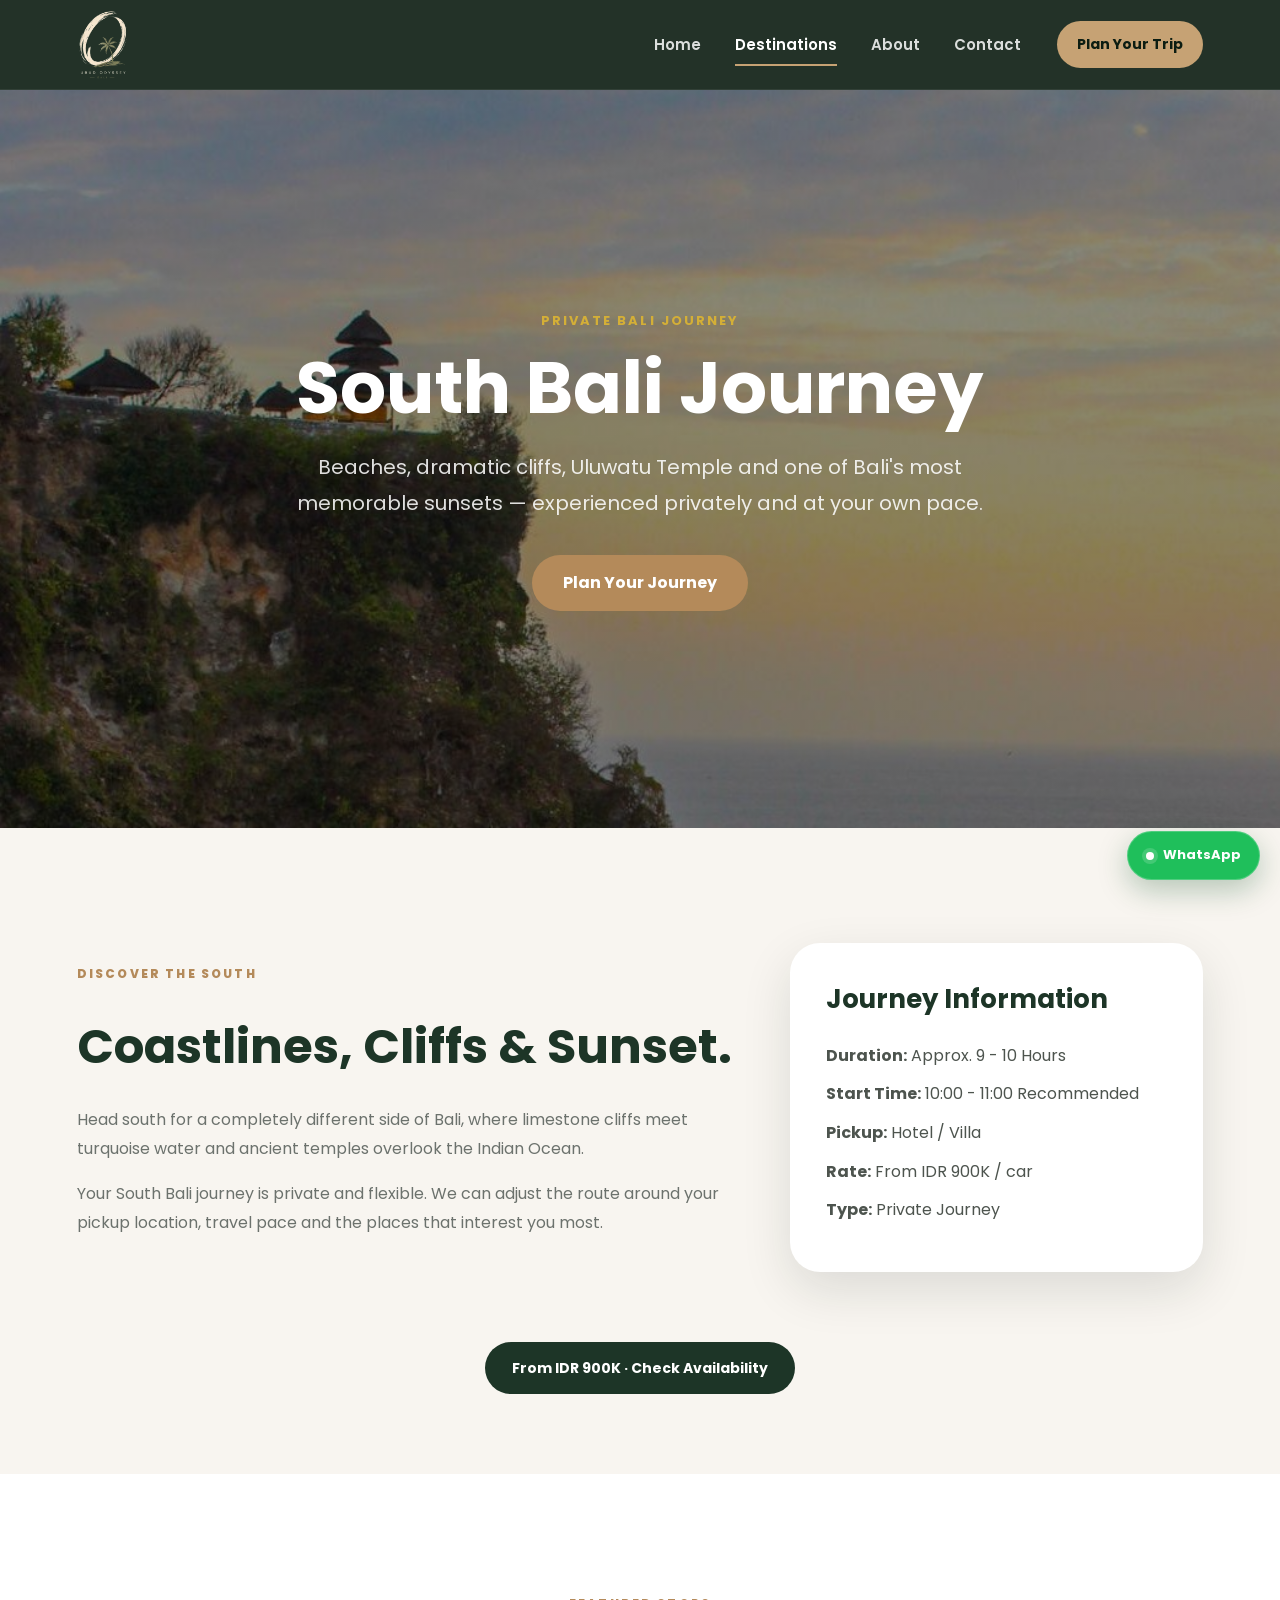
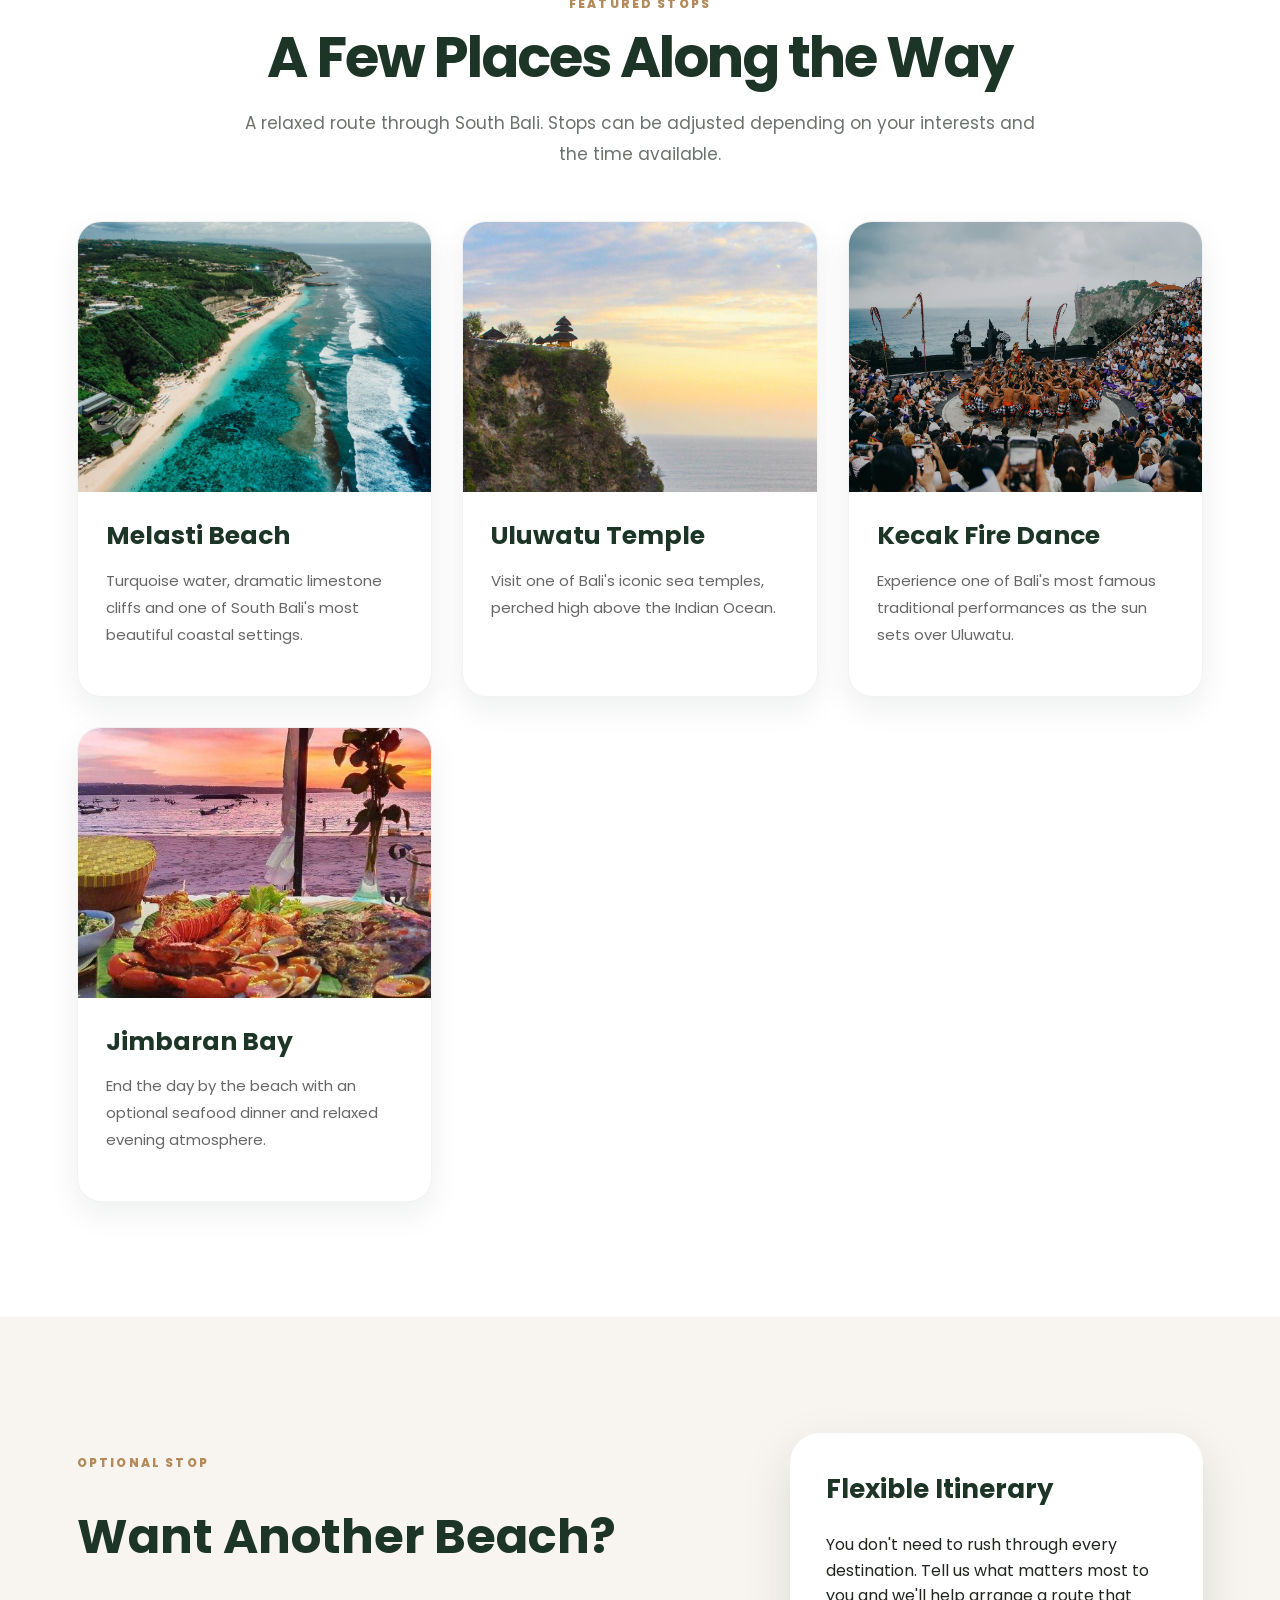
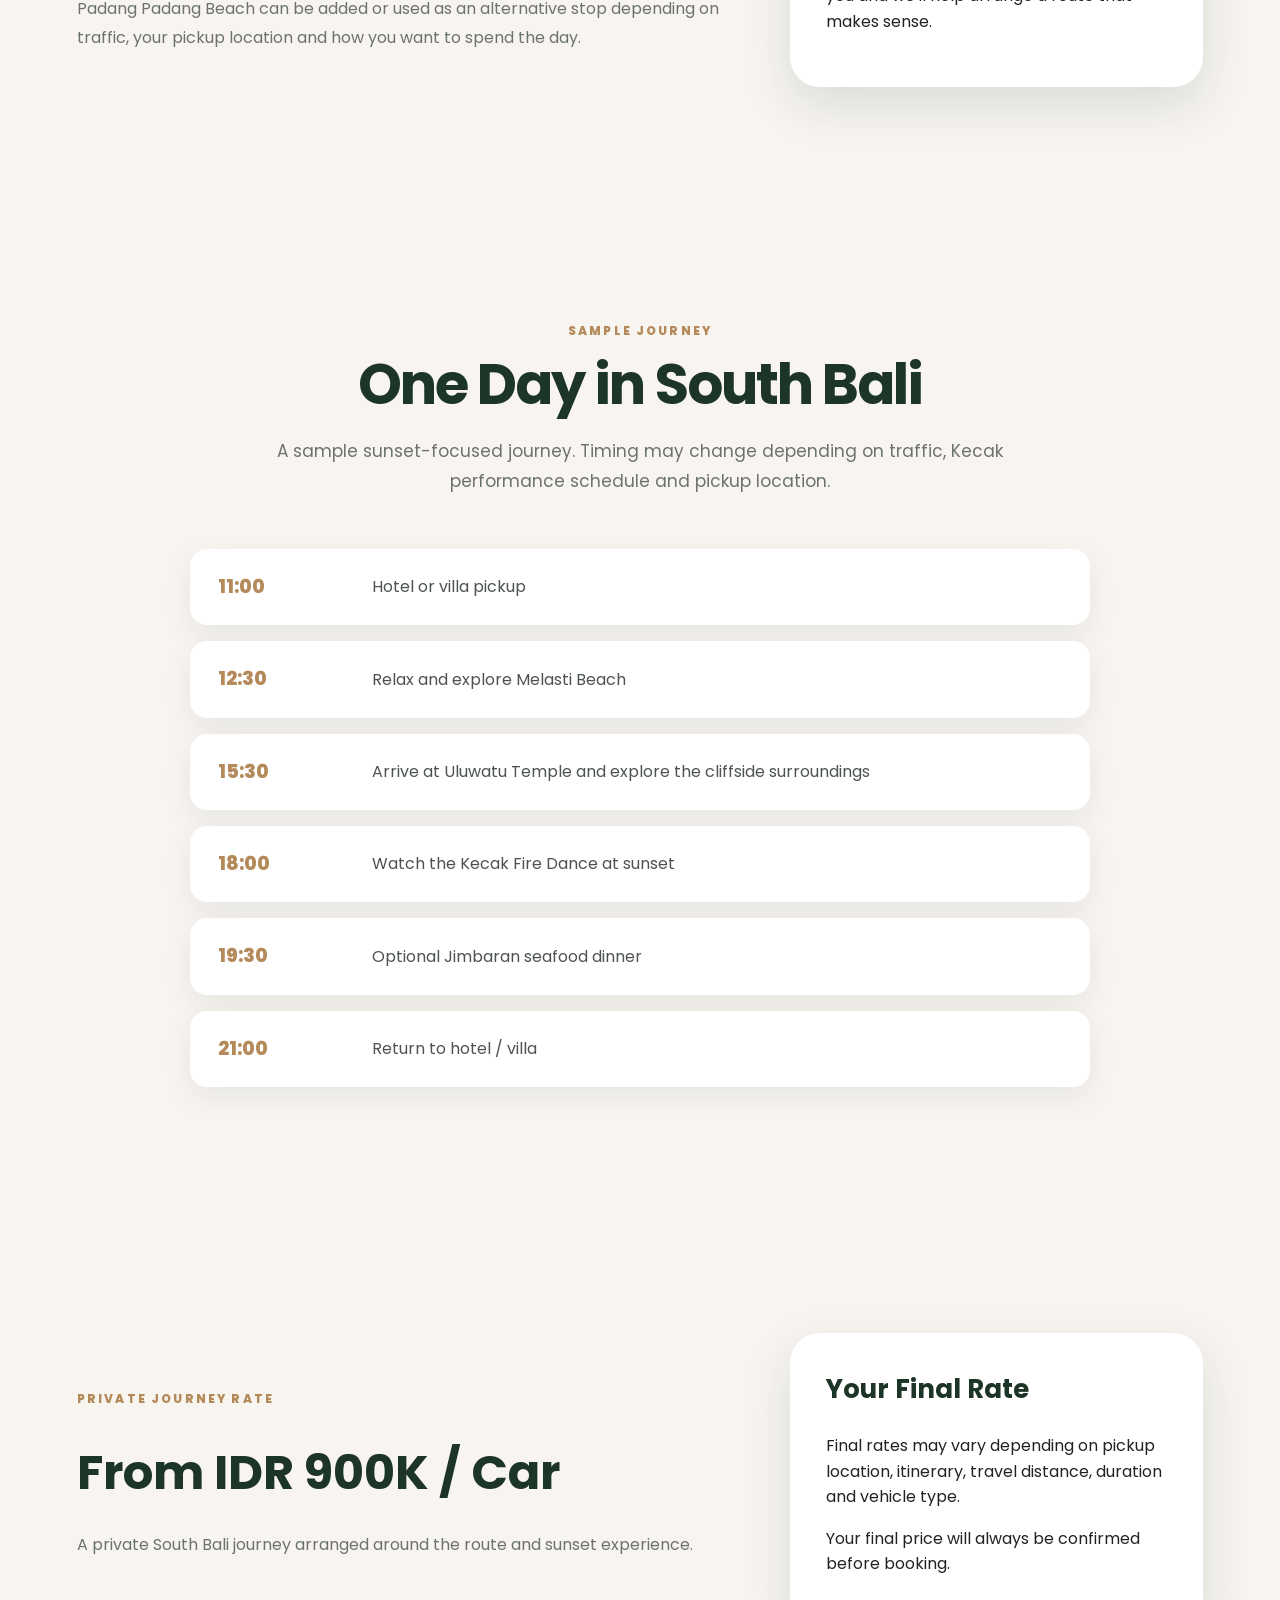
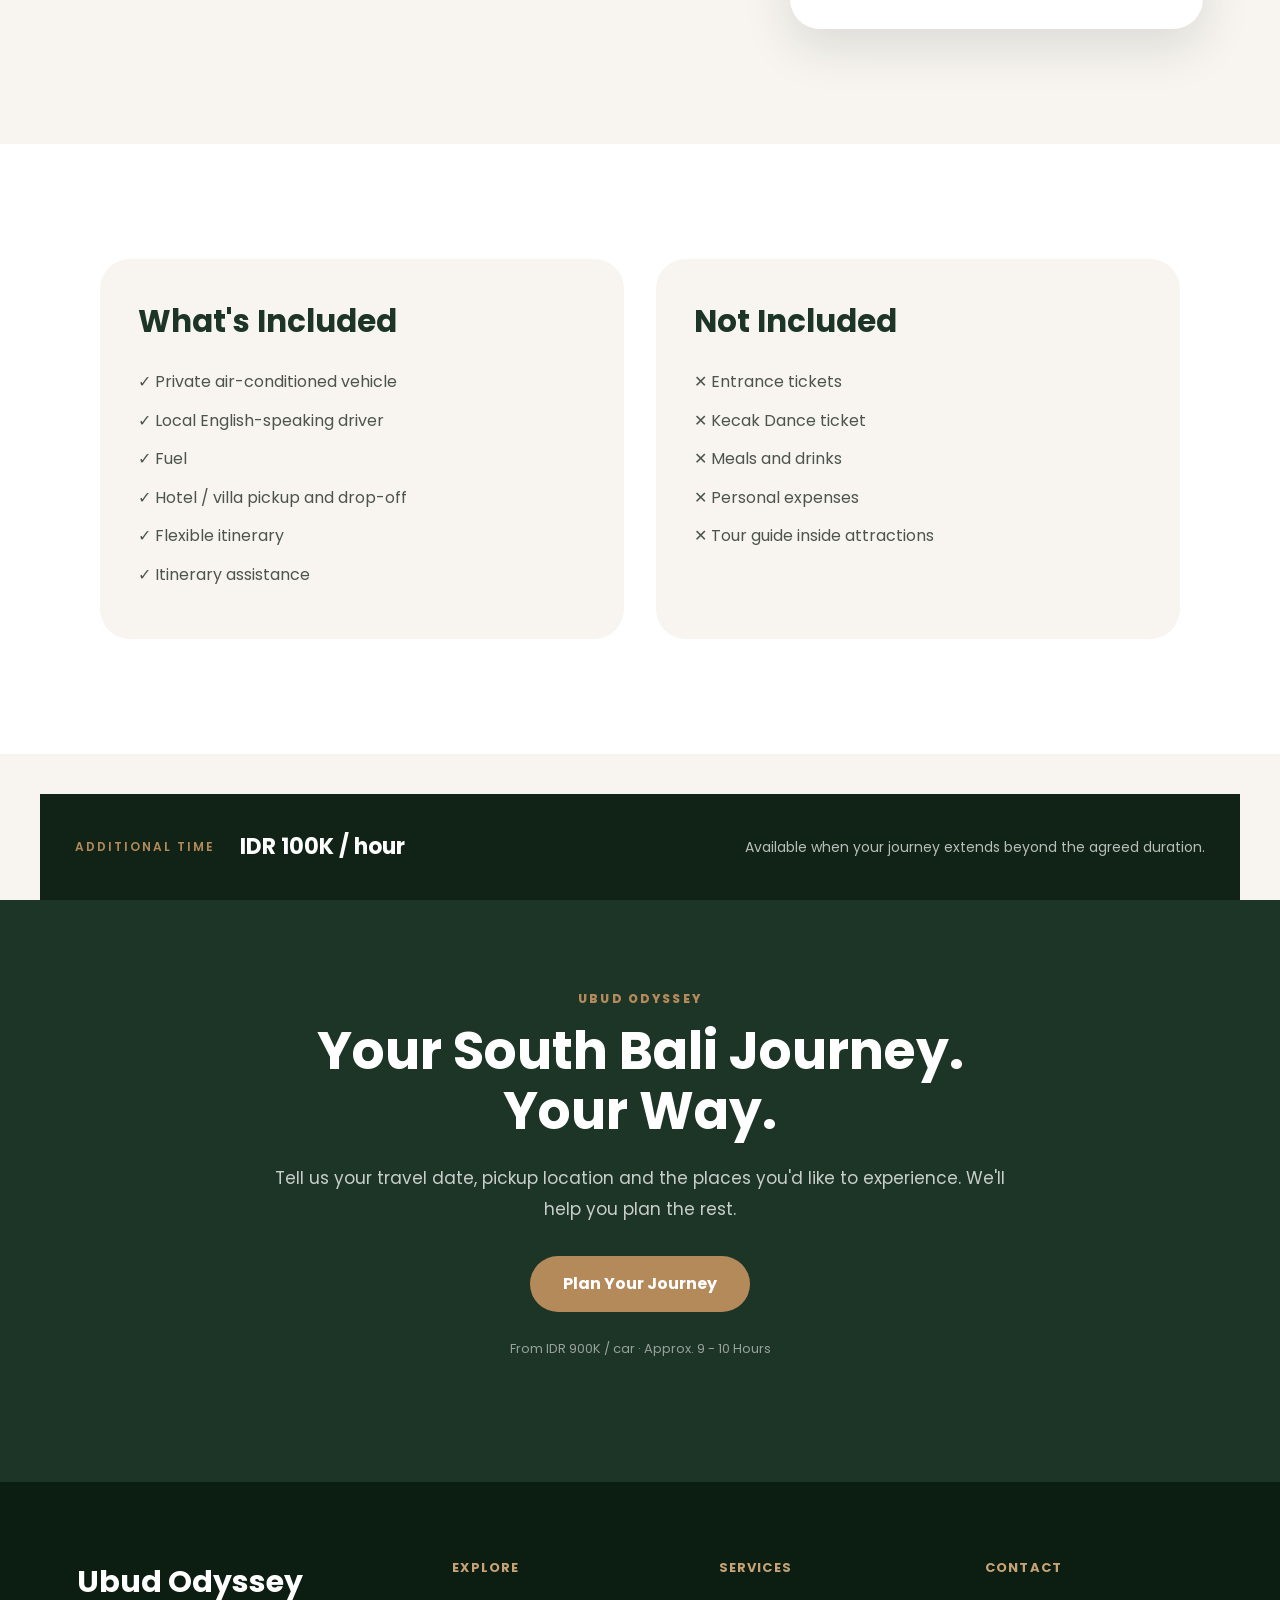
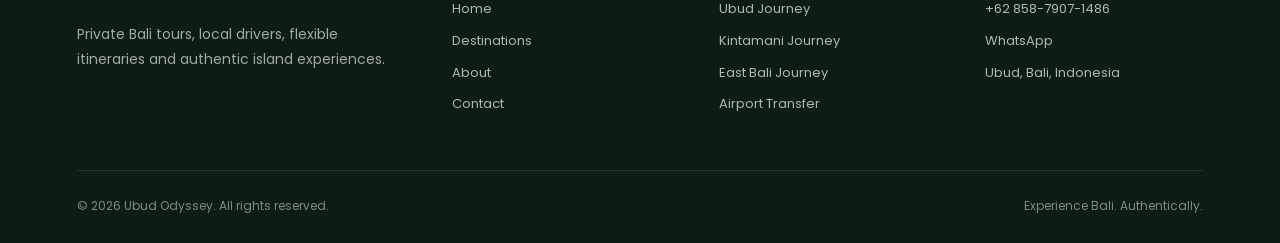
<file: south-bali-tour.html>
<!DOCTYPE html>
<html lang="en">

<head>

    <meta charset="UTF-8">

    <meta name="viewport" content="width=device-width, initial-scale=1.0">

    <title>South Bali Journey | Ubud Odyssey</title>

    <meta
        name="description"
        content="Explore South Bali, Melasti Beach, Uluwatu Temple, Kecak Dance and sunset views with a private local driver. Private South Bali journey from IDR 900K per car."
    >

    <meta name="robots" content="index, follow">

    <meta name="theme-color" content="#102316">

    <link
        rel="canonical"
        href="https://ubudodyssey.com/south-bali-tour.html"
    >

    <link
        rel="icon"
        href="favicon.png"
        type="image/png"
    >

    <link
        rel="preconnect"
        href="https://fonts.googleapis.com"
    >

    <link
        rel="preconnect"
        href="https://fonts.gstatic.com"
        crossorigin
    >

    <link
        href="https://fonts.googleapis.com/css2?family=Poppins:wght@300;400;500;600;700;800&display=swap"
        rel="stylesheet"
    >

    <link
        rel="stylesheet"
        href="css/style.css"
    >

    <!-- Google tag (gtag.js) -->
<script async src="https://www.googletagmanager.com/gtag/js?id=G-KZEE7SNSSL"></script>
<script>
  window.dataLayer = window.dataLayer || [];
  function gtag(){dataLayer.push(arguments);}
  gtag('js', new Date());

  gtag('config', 'G-KZEE7SNSSL');
  gtag('config', 'AW-18489880647');
</script>

<!-- Google Ads Contact conversion -->
<script>
function gtag_report_conversion(url) {
  var callback = function () {
    if (typeof(url) != 'undefined') {
      window.location = url;
    }
  };

  gtag('event', 'conversion', {
    'send_to': 'AW-18489880647/9KU6COu6_o0dEMfg1PBE',
    'value': 1.0,
    'currency': 'IDR',
    'event_callback': callback
  });

  return false;
}
</script>

</head>


<body>


<!-- =========================================
     NAVBAR
========================================= -->

<nav class="site-nav" aria-label="Main navigation">

    <a
        class="logo"
        href="index.html"
        aria-label="Ubud Odyssey home"
    >

        <img
            src="img/ubud-odyssey-logo.png"
            alt="Ubud Odyssey - Bali Private Experience"
        >

    </a>


    <ul
        class="nav-links"
        id="primary-navigation"
    >

        <li>
            <a href="index.html">
                Home
            </a>
        </li>

        <li>
            <a
                href="destinations.html"
                class="active"
                aria-current="page"
            >
                Destinations
            </a>
        </li>

        <li>
            <a href="about.html">
                About
            </a>
        </li>

        <li>
            <a href="contact.html">
                Contact
            </a>
        </li>

    </ul>


    <a
        class="nav-cta"
        href="https://wa.me/6285879071486?text=Hi%20Ubud%20Odyssey%2C%20I%27d%20like%20to%20plan%20a%20private%20Bali%20journey." onclick="return gtag_report_conversion(this.href);"
        target="_blank"
        rel="noopener noreferrer"
    >
        Plan Your Trip
    </a>


    <button
        class="hamburger"
        type="button"
        aria-label="Open navigation menu"
        aria-controls="primary-navigation"
        aria-expanded="false"
    >

        <span></span>
        <span></span>
        <span></span>

    </button>

</nav>



<!-- =========================================
     HERO
========================================= -->

<section class="tour-detail-hero south-bali-hero">

    <div class="tour-detail-content">

        <span>
            PRIVATE BALI JOURNEY
        </span>

        <h1>
            South Bali Journey
        </h1>

        <p>
            Beaches, dramatic cliffs, Uluwatu Temple
            and one of Bali's most memorable sunsets —
            experienced privately and at your own pace.
        </p>

        <a
            href="https://wa.me/6285879071486?text=Hi%20Ubud%20Odyssey%2C%20I%27m%20interested%20in%20the%20South%20Bali%20Journey." onclick="return gtag_report_conversion(this.href);"
            class="hero-btn"
            target="_blank"
            rel="noopener noreferrer"
        >
            Plan Your Journey
        </a>

    </div>

</section>



<!-- =========================================
     OVERVIEW
========================================= -->

<section class="tour-overview">

    <div class="overview-container">


        <div class="overview-text">

            <span class="section-subtitle">
                DISCOVER THE SOUTH
            </span>

            <h2>
                Coastlines, Cliffs & Sunset.
            </h2>

            <p>
                Head south for a completely different side of Bali,
                where limestone cliffs meet turquoise water
                and ancient temples overlook the Indian Ocean.
            </p>

            <p>
                Your South Bali journey is private and flexible.
                We can adjust the route around your pickup location,
                travel pace and the places that interest you most.
            </p>

        </div>



        <div class="overview-box">

            <h3>
                Journey Information
            </h3>

            <ul>

                <li>
                    <strong>Duration:</strong>
                    Approx. 9 - 10 Hours
                </li>

                <li>
                    <strong>Start Time:</strong>
                    10:00 - 11:00 Recommended
                </li>

                <li>
                    <strong>Pickup:</strong>
                    Hotel / Villa
                </li>

                <li>
                    <strong>Rate:</strong>
                    From IDR 900K / car
                </li>

                <li>
                    <strong>Type:</strong>
                    Private Journey
                </li>

            </ul>

        </div>


    </div>

</section>



<!-- =========================================
     PRICE CTA
========================================= -->

<div
    class="section-action"
    style="text-align:center; margin:-45px 0 80px;"
>

    <a
        href="https://wa.me/6285879071486?text=Hi%20Ubud%20Odyssey%2C%20I%27d%20like%20to%20check%20availability%20for%20the%20South%20Bali%20Journey." onclick="return gtag_report_conversion(this.href);"
        class="button button-dark"
        target="_blank"
        rel="noopener noreferrer"
    >
        From IDR 900K · Check Availability
    </a>

</div>



<!-- =========================================
     FEATURED STOPS
========================================= -->

<section class="tour-destinations">

    <div class="section-header">

        <span class="section-subtitle">
            FEATURED STOPS
        </span>

        <h2>
            A Few Places Along the Way
        </h2>

        <p>
            A relaxed route through South Bali.
            Stops can be adjusted depending on your interests
            and the time available.
        </p>

    </div>



    <div class="destination-grid">


        <!-- MELASTI -->

        <div class="destination-card">

            <img
                src="img/melasti-beach.jpg"
                alt="Melasti Beach South Bali"
                loading="lazy"
                decoding="async"
            >

            <div class="destination-content">

                <h3>
                    Melasti Beach
                </h3>

                <p>
                    Turquoise water, dramatic limestone cliffs
                    and one of South Bali's most beautiful coastal settings.
                </p>

            </div>

        </div>



        <!-- ULUWATU -->

        <div class="destination-card">

            <img
                src="img/uluwatu.jpg"
                alt="Uluwatu Temple Bali"
                loading="lazy"
                decoding="async"
            >

            <div class="destination-content">

                <h3>
                    Uluwatu Temple
                </h3>

                <p>
                    Visit one of Bali's iconic sea temples,
                    perched high above the Indian Ocean.
                </p>

            </div>

        </div>



        <!-- KECAK -->

        <div class="destination-card">

            <img
                src="img/kecak.jpg"
                alt="Kecak Fire Dance Uluwatu Bali"
                loading="lazy"
                decoding="async"
            >

            <div class="destination-content">

                <h3>
                    Kecak Fire Dance
                </h3>

                <p>
                    Experience one of Bali's most famous
                    traditional performances as the sun sets over Uluwatu.
                </p>

            </div>

        </div>



        <!-- JIMBARAN -->

        <div class="destination-card">

            <img
                src="img/jimbaran-seefod.jpg"
                alt="Jimbaran Seafood Dinner Bali"
                loading="lazy"
                decoding="async"
            >

            <div class="destination-content">

                <h3>
                    Jimbaran Bay
                </h3>

                <p>
                    End the day by the beach with an optional
                    seafood dinner and relaxed evening atmosphere.
                </p>

            </div>

        </div>


    </div>

</section>



<!-- =========================================
     OPTIONAL STOP
========================================= -->

<section class="tour-overview">

    <div class="overview-container">


        <div class="overview-text">

            <span class="section-subtitle">
                OPTIONAL STOP
            </span>

            <h2>
                Want Another Beach?
            </h2>

            <p>
                Padang Padang Beach can be added or used
                as an alternative stop depending on traffic,
                your pickup location and how you want to spend the day.
            </p>

        </div>



        <div class="overview-box">

            <h3>
                Flexible Itinerary
            </h3>

            <p>
                You don't need to rush through every destination.
                Tell us what matters most to you and we'll help
                arrange a route that makes sense.
            </p>

        </div>


    </div>

</section>



<!-- =========================================
     SAMPLE ITINERARY
========================================= -->

<section class="itinerary-section">

    <div class="section-header">

        <span class="section-subtitle">
            SAMPLE JOURNEY
        </span>

        <h2>
            One Day in South Bali
        </h2>

        <p>
            A sample sunset-focused journey.
            Timing may change depending on traffic,
            Kecak performance schedule and pickup location.
        </p>

    </div>



    <div class="itinerary-list">


        <div class="itinerary-item">

            <span>
                11:00
            </span>

            <p>
                Hotel or villa pickup
            </p>

        </div>



        <div class="itinerary-item">

            <span>
                12:30
            </span>

            <p>
                Relax and explore Melasti Beach
            </p>

        </div>



        <div class="itinerary-item">

            <span>
                15:30
            </span>

            <p>
                Arrive at Uluwatu Temple
                and explore the cliffside surroundings
            </p>

        </div>



        <div class="itinerary-item">

            <span>
                18:00
            </span>

            <p>
                Watch the Kecak Fire Dance at sunset
            </p>

        </div>



        <div class="itinerary-item">

            <span>
                19:30
            </span>

            <p>
                Optional Jimbaran seafood dinner
            </p>

        </div>



        <div class="itinerary-item">

            <span>
                21:00
            </span>

            <p>
                Return to hotel / villa
            </p>

        </div>


    </div>

</section>



<!-- =========================================
     RATE
========================================= -->

<section class="tour-overview">

    <div class="overview-container">


        <div class="overview-text">

            <span class="section-subtitle">
                PRIVATE JOURNEY RATE
            </span>

            <h2>
                From IDR 900K / Car
            </h2>

            <p>
                A private South Bali journey
                arranged around the route and sunset experience.
            </p>

        </div>



        <div class="overview-box">

            <h3>
                Your Final Rate
            </h3>

            <p>
                Final rates may vary depending on pickup location,
                itinerary, travel distance, duration and vehicle type.
            </p>

            <p>
                Your final price will always be confirmed
                before booking.
            </p>

        </div>


    </div>

</section>



<!-- =========================================
     INCLUDED / NOT INCLUDED
========================================= -->

<section class="included-section">

    <div class="included-container">


        <div>

            <h2>
                What's Included
            </h2>

            <ul>

                <li>
                    ✓ Private air-conditioned vehicle
                </li>

                <li>
                    ✓ Local English-speaking driver
                </li>

                <li>
                    ✓ Fuel
                </li>

                <li>
                    ✓ Hotel / villa pickup and drop-off
                </li>

                <li>
                    ✓ Flexible itinerary
                </li>

                <li>
                    ✓ Itinerary assistance
                </li>

            </ul>

        </div>



        <div>

            <h2>
                Not Included
            </h2>

            <ul>

                <li>
                    ✕ Entrance tickets
                </li>

                <li>
                    ✕ Kecak Dance ticket
                </li>

                <li>
                    ✕ Meals and drinks
                </li>

                <li>
                    ✕ Personal expenses
                </li>

                <li>
                    ✕ Tour guide inside attractions
                </li>

            </ul>

        </div>


    </div>

</section>



<!-- =========================================
     ADDITIONAL TIME
========================================= -->

<section class="journey-extra-time">

    <span>
        ADDITIONAL TIME
    </span>

    <strong>
        IDR 100K / hour
    </strong>

    <p>
        Available when your journey extends
        beyond the agreed duration.
    </p>

</section>



<!-- =========================================
     FINAL CTA
========================================= -->

<section class="tour-cta south-final-cta">

    <span class="section-subtitle">
        UBUD ODYSSEY
    </span>

    <h2>
        Your South Bali Journey.<br>
        Your Way.
    </h2>

    <p>
        Tell us your travel date, pickup location
        and the places you'd like to experience.
        We'll help you plan the rest.
    </p>


    <a
        href="https://wa.me/6285879071486?text=Hi%20Ubud%20Odyssey%2C%20I%27d%20like%20to%20plan%20a%20South%20Bali%20Journey.%20My%20travel%20date%20is%3A" onclick="return gtag_report_conversion(this.href);"
        target="_blank"
        rel="noopener noreferrer"
    >
        Plan Your Journey
    </a>


    <p
        style="
            margin-top:25px;
            opacity:0.7;
            font-size:13px;
        "
    >
        From IDR 900K / car · Approx. 9 - 10 Hours
    </p>

</section>



<!-- =========================================
     FOOTER
========================================= -->

<footer class="site-footer">

    <div class="footer-grid">


        <div class="footer-brand">

            <h2>
                Ubud Odyssey
            </h2>

            <p>
                Private Bali tours, local drivers,
                flexible itineraries and authentic island experiences.
            </p>

        </div>


        <div class="footer-column">

            <h3>
                Explore
            </h3>

            <a href="index.html">
                Home
            </a>

            <a href="destinations.html">
                Destinations
            </a>

            <a href="about.html">
                About
            </a>

            <a href="contact.html">
                Contact
            </a>

        </div>


        <div class="footer-column">

            <h3>
                Services
            </h3>

            <a href="ubud-tour.html">
                Ubud Journey
            </a>

            <a href="kintamani-tour.html">
                Kintamani Journey
            </a>

            <a href="east-bali-tour.html">
                East Bali Journey
            </a>

            <a href="airport-transfer.html">
                Airport Transfer
            </a>

        </div>


        <div class="footer-column">

            <h3>
                Contact
            </h3>

            <a href="tel:+6285879071486">
                +62 858-7907-1486
            </a>

            <a
                href="https://wa.me/6285879071486" onclick="return gtag_report_conversion(this.href);"
                target="_blank"
                rel="noopener noreferrer"
            >
                WhatsApp
            </a>

            <span>
                Ubud, Bali, Indonesia
            </span>

        </div>


    </div>


    <div class="footer-bottom">

        <p>
            © <span id="current-year">2026</span>
            Ubud Odyssey. All rights reserved.
        </p>

        <p>
            Experience Bali. Authentically.
        </p>

    </div>

</footer>



<!-- =========================================
     FLOATING WHATSAPP
========================================= -->

<a
    href="https://wa.me/6285879071486?text=Hi%20Ubud%20Odyssey%2C%20I%27d%20like%20to%20ask%20about%20a%20private%20Bali%20journey." onclick="return gtag_report_conversion(this.href);"
    class="floating-whatsapp"
    target="_blank"
    rel="noopener noreferrer"
    aria-label="Chat with Ubud Odyssey on WhatsApp"
>

    <span class="floating-whatsapp-dot"></span>

    <span>
        WhatsApp
    </span>

</a>


<script
    src="js/script.js"
    defer
></script>


</body>

</html>
</file>
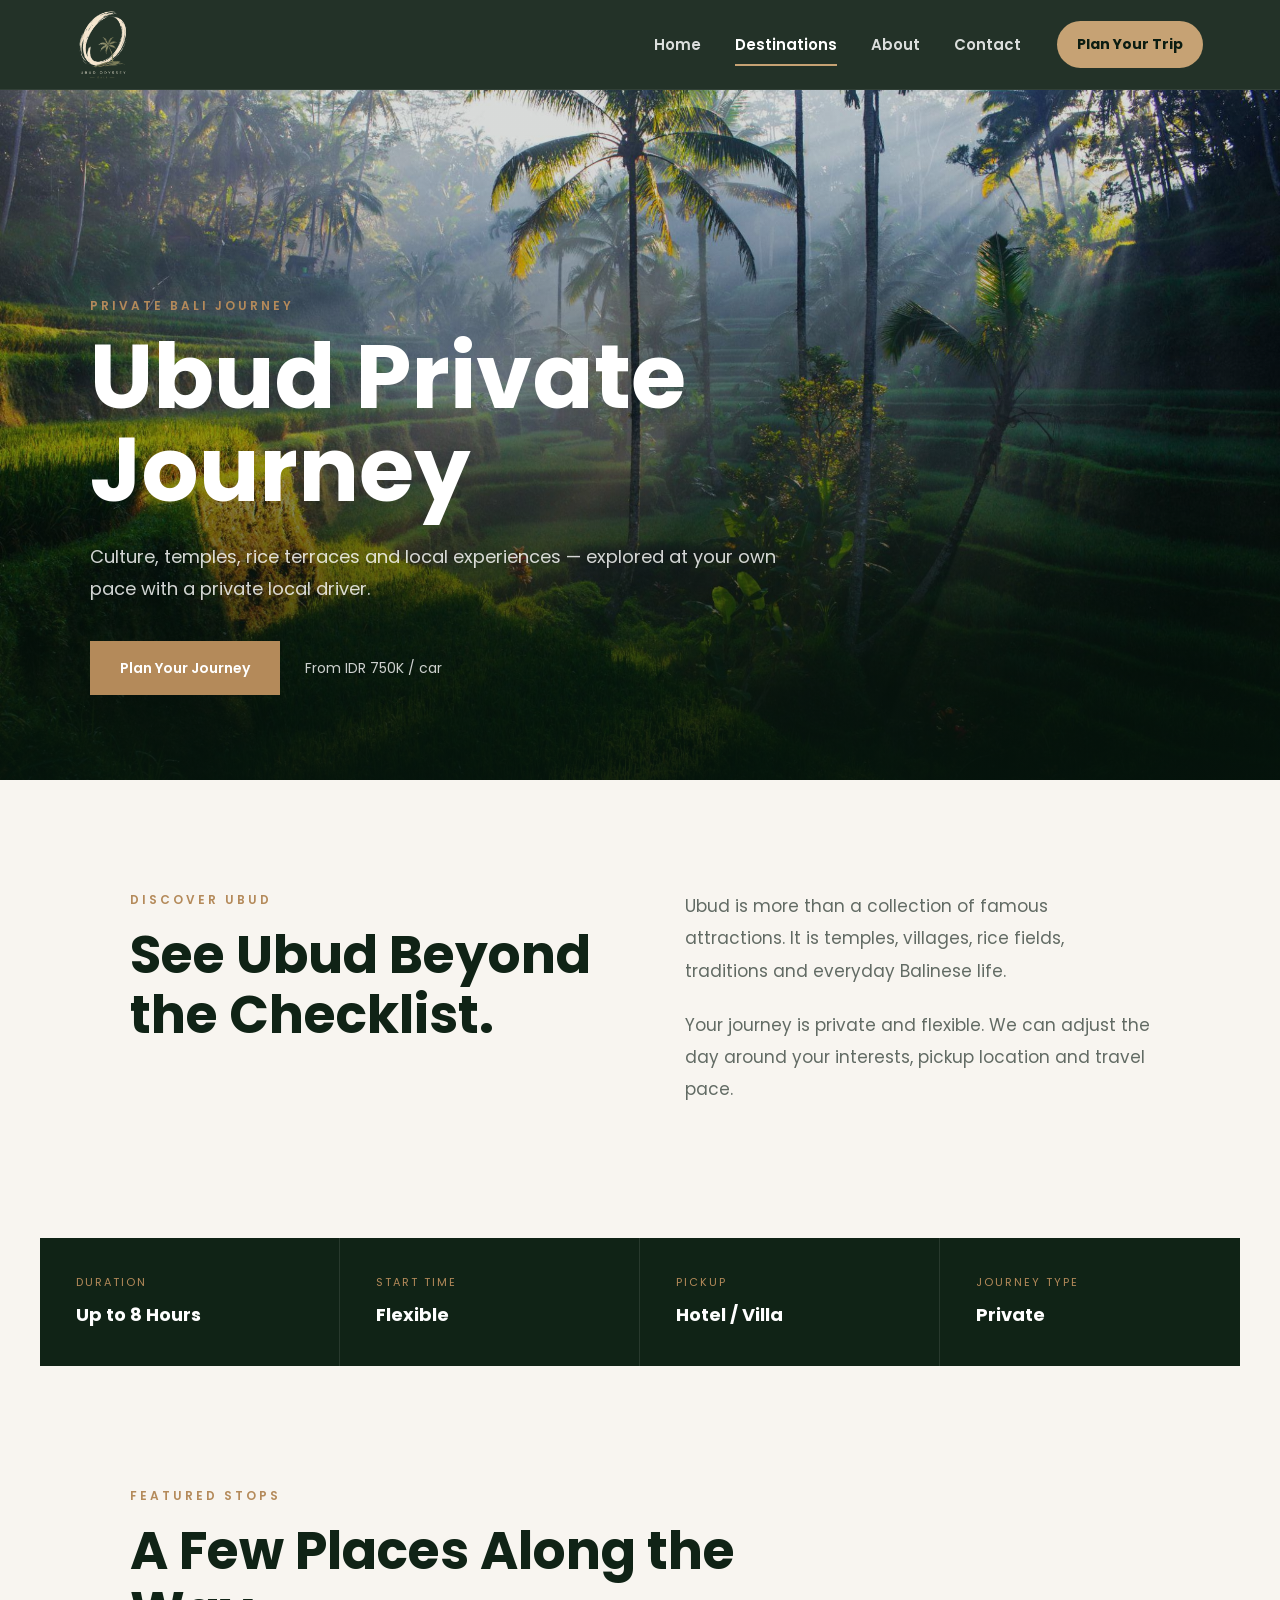
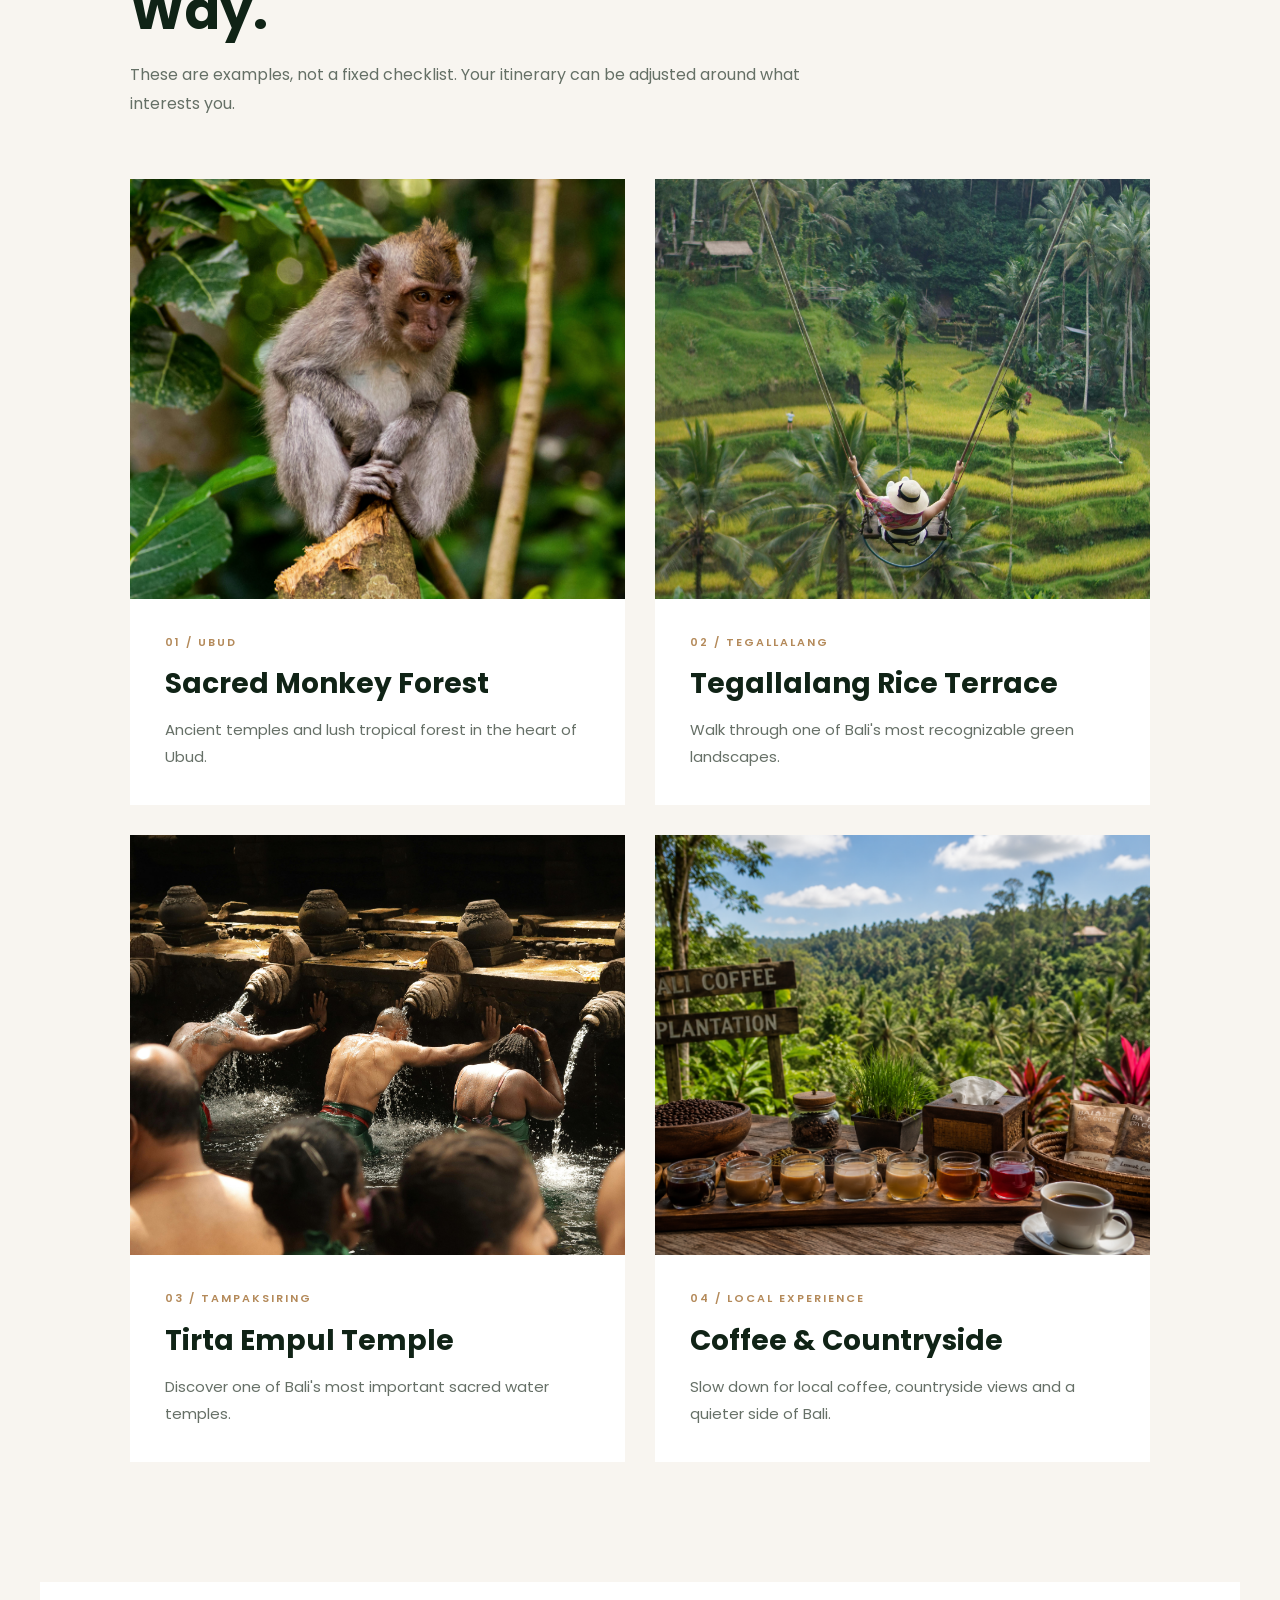
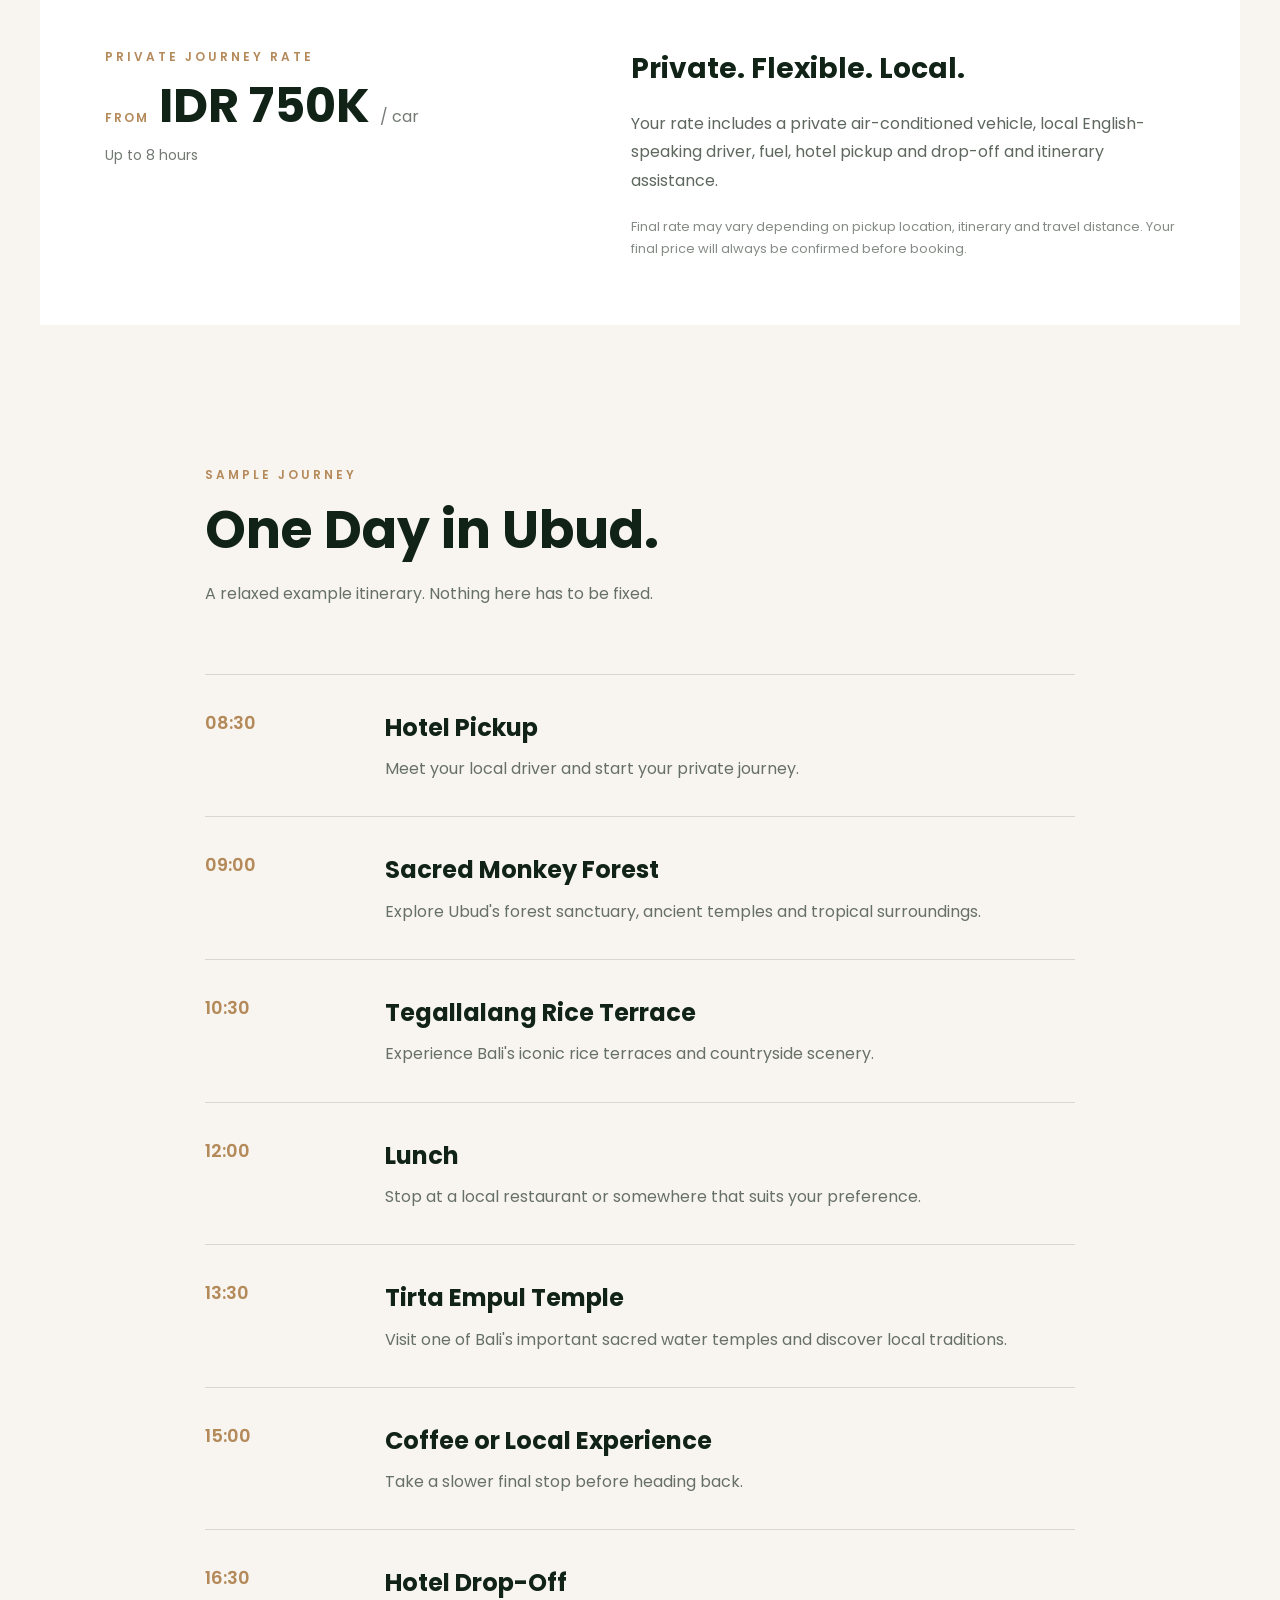
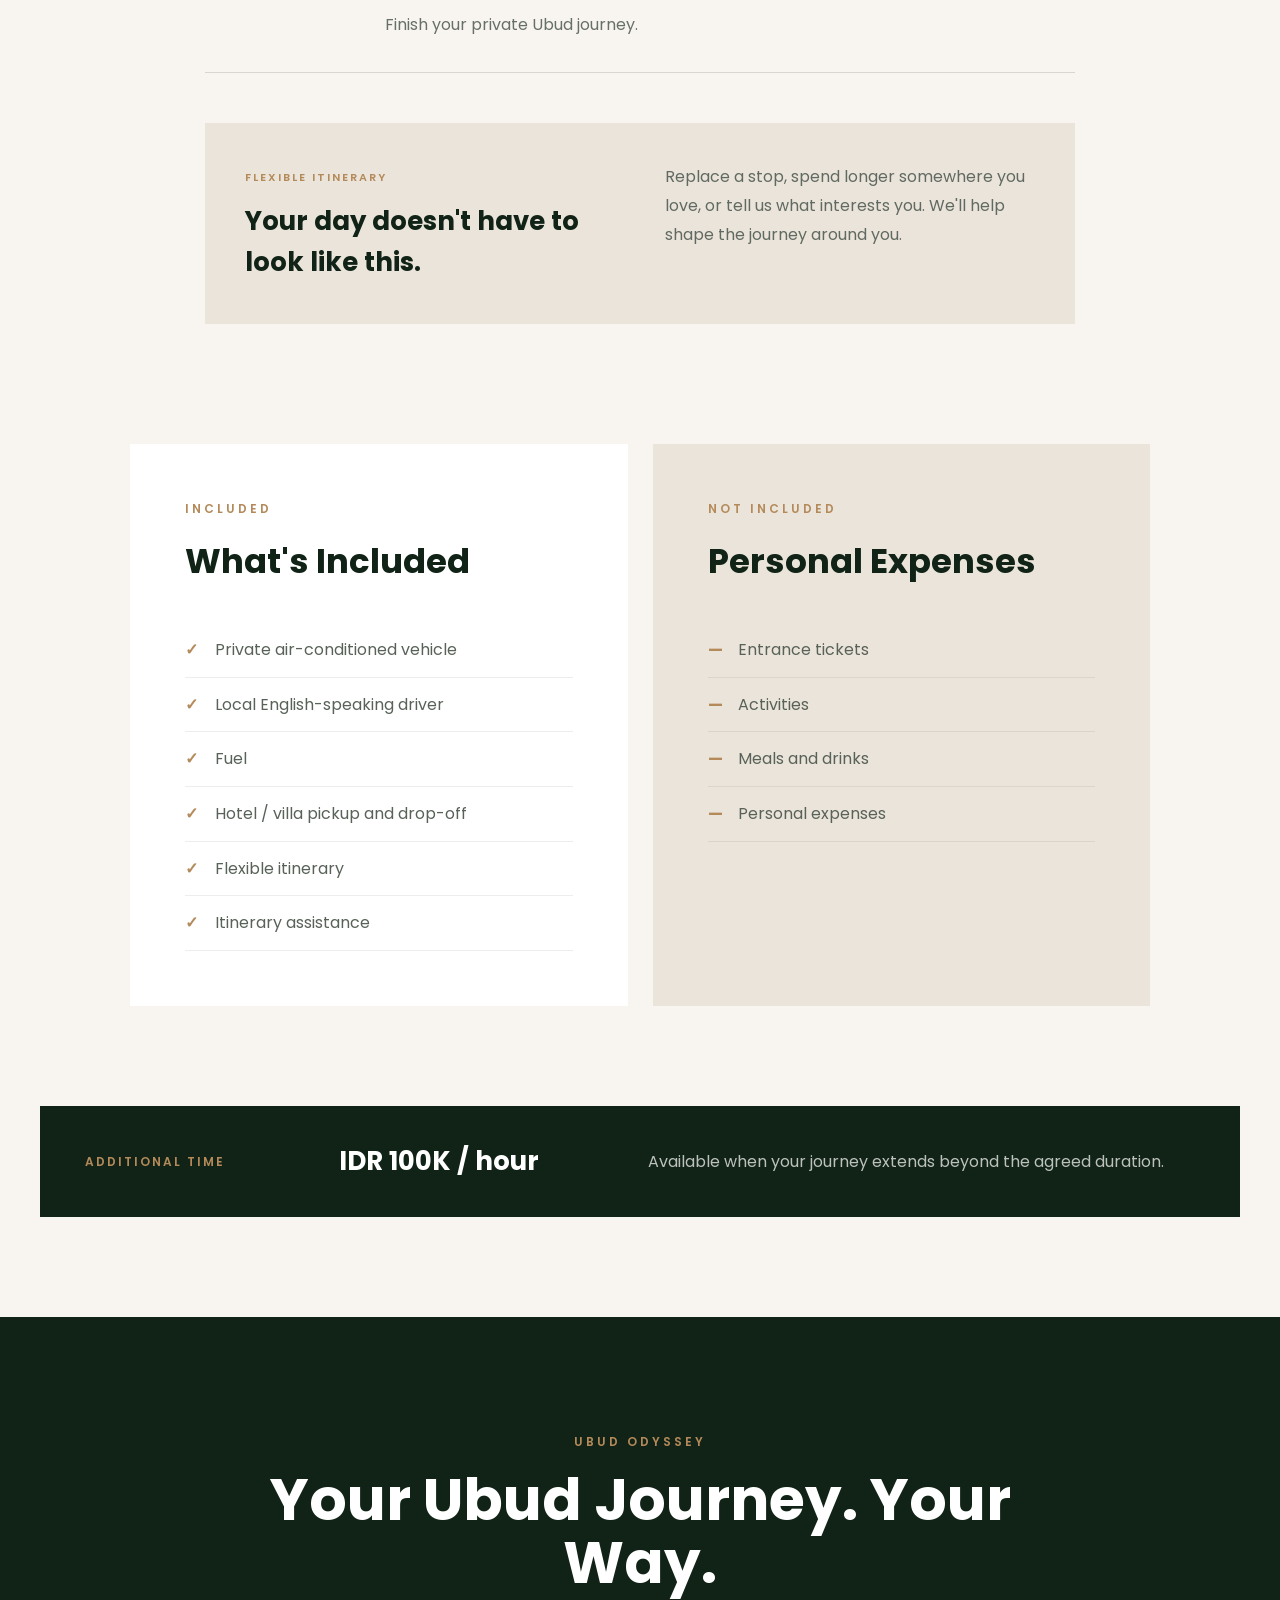
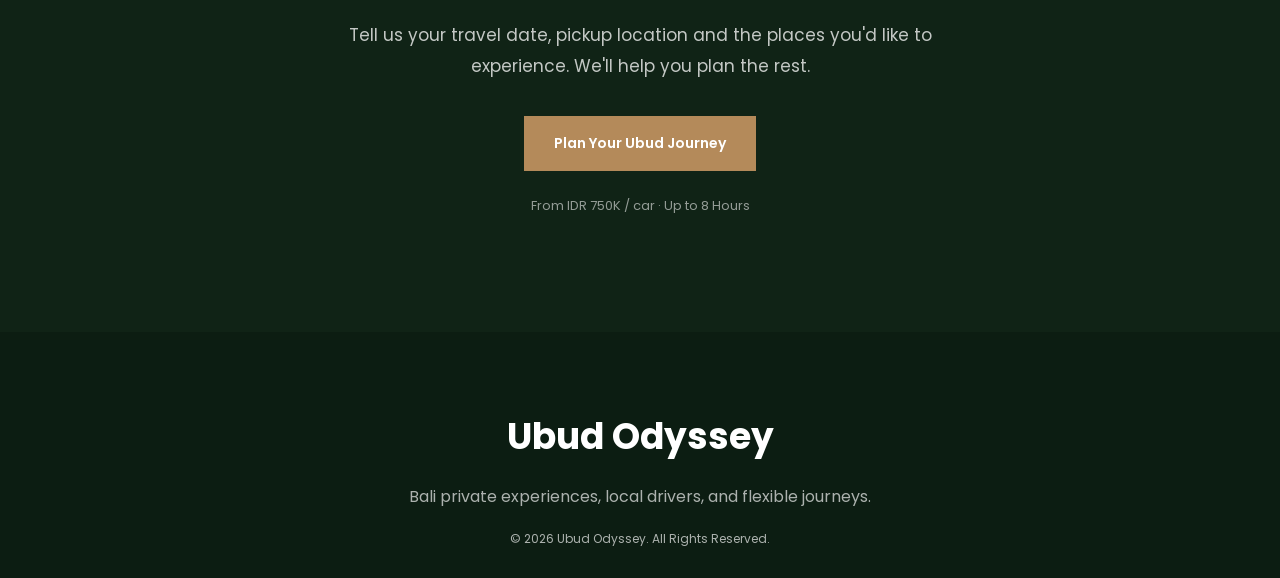
<file: ubud-tour.html>
<!DOCTYPE html>
<html lang="en">
<head>
    <meta charset="UTF-8">
    <meta name="viewport" content="width=device-width, initial-scale=1.0">
    <title>Ubud Cultural Tour | Ubud Odyssey</title>

    <link rel="icon" href="favicon.png" type="image/png">
    <link rel="preconnect" href="https://fonts.googleapis.com">
    <link rel="preconnect" href="https://fonts.gstatic.com" crossorigin>
    <link href="https://fonts.googleapis.com/css2?family=Poppins:wght@300;400;500;600;700;800&display=swap" rel="stylesheet">
    <link rel="stylesheet" href="css/style.css">
    <meta name="description"
content="Private Bali tours, airport transfers, and custom travel experiences with local drivers. Explore Ubud, East Bali, South Bali, North Bali, and more with Ubud Odyssey.">

<!-- Google tag (gtag.js) -->
<script async src="https://www.googletagmanager.com/gtag/js?id=G-KZEE7SNSSL"></script>
<script>
  window.dataLayer = window.dataLayer || [];
  function gtag(){dataLayer.push(arguments);}
  gtag('js', new Date());

  gtag('config', 'G-KZEE7SNSSL');
  gtag('config', 'AW-18489880647');
</script>

<!-- Google Ads Contact conversion -->
<script>
function gtag_report_conversion(url) {
  var callback = function () {
    if (typeof(url) != 'undefined') {
      window.location = url;
    }
  };

  gtag('event', 'conversion', {
    'send_to': 'AW-18489880647/9KU6COu6_o0dEMfg1PBE',
    'value': 1.0,
    'currency': 'IDR',
    'event_callback': callback
  });

  return false;
}
</script>

</head>
<body>

    <!-- NAVBAR -->
  <nav class="site-nav" aria-label="Main navigation">
    <a class="logo" href="index.html" aria-label="Ubud Odyssey home">
      <img src="img/ubud-odyssey-logo.png" alt="Ubud Odyssey - Bali Private Experience">
    </a>

    <ul class="nav-links" id="primary-navigation">
      <li><a href="index.html">Home</a></li>
      <li><a href="destinations.html" class="active" aria-current="page">Destinations</a></li>
      <li><a href="about.html">About</a></li>
      <li><a href="contact.html">Contact</a></li>
    </ul>

    <a
      class="nav-cta"
      href="https://wa.me/6285879071486?text=Hello%20Ubud%20Odyssey%2C%20I%20would%20like%20to%20plan%20a%20private%20Bali%20tour." onclick="return gtag_report_conversion(this.href);"
      target="_blank"
      rel="noopener noreferrer"
    >
      Plan Your Trip
    </a>

    <button
      class="hamburger"
      type="button"
      aria-label="Open navigation menu"
      aria-controls="primary-navigation"
      aria-expanded="false"
    >
      <span></span>
      <span></span>
      <span></span>
    </button>
  </nav>

<!-- =========================================
     UBUD PRIVATE JOURNEY
     UBUD ODYSSEY
========================================= -->

<main class="ubud-tour-page">


    <!-- =====================================
         HERO
    ====================================== -->

    <section class="ubud-tour-hero">

        <div class="ubud-tour-hero-overlay"></div>

        <div class="ubud-tour-hero-content">

            <span class="ubud-tour-eyebrow">
                PRIVATE BALI JOURNEY
            </span>

            <h1>
                Ubud Private Journey
            </h1>

            <p>
                Culture, temples, rice terraces and local experiences —
                explored at your own pace with a private local driver.
            </p>

            <div class="ubud-tour-hero-actions">

                <a
                    href="https://wa.me/6285879071486?text=Hi%20Ubud%20Odyssey%2C%20I%27m%20interested%20in%20the%20Ubud%20Private%20Journey." onclick="return gtag_report_conversion(this.href);"
                    class="ubud-tour-primary-btn"
                    target="_blank"
                >
                    Plan Your Journey
                </a>

                <span>
                    From IDR 750K / car
                </span>

            </div>

        </div>

    </section>



    <!-- =====================================
         INTRO
    ====================================== -->

    <section class="ubud-tour-intro">

        <div class="ubud-tour-intro-title">

            <span class="ubud-tour-section-label">
                DISCOVER UBUD
            </span>

            <h2>
                See Ubud Beyond
                the Checklist.
            </h2>

        </div>


        <div class="ubud-tour-intro-copy">

            <p>
                Ubud is more than a collection of famous attractions.
                It is temples, villages, rice fields, traditions and
                everyday Balinese life.
            </p>

            <p>
                Your journey is private and flexible.
                We can adjust the day around your interests,
                pickup location and travel pace.
            </p>

        </div>

    </section>



    <!-- =====================================
         QUICK DETAILS
    ====================================== -->

    <section class="ubud-tour-details">

        <div class="ubud-tour-detail">

            <span>DURATION</span>

            <strong>
                Up to 8 Hours
            </strong>

        </div>


        <div class="ubud-tour-detail">

            <span>START TIME</span>

            <strong>
                Flexible
            </strong>

        </div>


        <div class="ubud-tour-detail">

            <span>PICKUP</span>

            <strong>
                Hotel / Villa
            </strong>

        </div>


        <div class="ubud-tour-detail">

            <span>JOURNEY TYPE</span>

            <strong>
                Private
            </strong>

        </div>

    </section>



    <!-- =====================================
         FEATURED STOPS
    ====================================== -->

    <section class="ubud-tour-stops">

        <div class="ubud-tour-stops-header">

            <span class="ubud-tour-section-label">
                FEATURED STOPS
            </span>

            <h2>
                A Few Places
                Along the Way.
            </h2>

            <p>
                These are examples, not a fixed checklist.
                Your itinerary can be adjusted around what interests you.
            </p>

        </div>



        <div class="ubud-tour-stops-grid">


            <!-- MONKEY FOREST -->

            <article class="ubud-stop-card">

                <div class="ubud-stop-image">

                    <img
                        src="img/ubud img.jpg"
                        alt="Sacred Monkey Forest Ubud Bali"
                        loading="lazy"
                    >

                </div>

                <div class="ubud-stop-content">

                    <span>
                        01 / UBUD
                    </span>

                    <h3>
                        Sacred Monkey Forest
                    </h3>

                    <p>
                        Ancient temples and lush tropical forest
                        in the heart of Ubud.
                    </p>

                </div>

            </article>



            <!-- TEGALLALANG -->

            <article class="ubud-stop-card">

                <div class="ubud-stop-image">

                    <img
                        src="img/ubud tour.jpg"
                        alt="Tegallalang Rice Terrace Bali"
                        loading="lazy"
                    >

                </div>

                <div class="ubud-stop-content">

                    <span>
                        02 / TEGALLALANG
                    </span>

                    <h3>
                        Tegallalang Rice Terrace
                    </h3>

                    <p>
                        Walk through one of Bali's most recognizable
                        green landscapes.
                    </p>

                </div>

            </article>



            <!-- TIRTA EMPUL -->

            <article class="ubud-stop-card">

                <div class="ubud-stop-image">

                    <img
                        src="img/tirta empul.jpg"
                        alt="Tirta Empul Temple Bali"
                        loading="lazy"
                    >

                </div>

                <div class="ubud-stop-content">

                    <span>
                        03 / TAMPAKSIRING
                    </span>

                    <h3>
                        Tirta Empul Temple
                    </h3>

                    <p>
                        Discover one of Bali's most important
                        sacred water temples.
                    </p>

                </div>

            </article>



            <!-- LOCAL EXPERIENCE -->

            <article class="ubud-stop-card">

                <div class="ubud-stop-image">

                    <img
                        src="img/coffe plantation.png"
                        alt="Balinese coffee plantation near Ubud"
                        loading="lazy"
                    >

                </div>

                <div class="ubud-stop-content">

                    <span>
                        04 / LOCAL EXPERIENCE
                    </span>

                    <h3>
                        Coffee & Countryside
                    </h3>

                    <p>
                        Slow down for local coffee,
                        countryside views and a quieter side of Bali.
                    </p>

                </div>

            </article>


        </div>

    </section>



    <!-- =====================================
         PRICE
    ====================================== -->

    <section class="ubud-tour-price">

        <div class="ubud-tour-price-main">

            <span class="ubud-tour-section-label">
                PRIVATE JOURNEY RATE
            </span>

            <div class="ubud-tour-price-row">

                <span class="ubud-tour-from">
                    FROM
                </span>

                <strong>
                    IDR 750K
                </strong>

                <small>
                    / car
                </small>

            </div>

            <p>
                Up to 8 hours
            </p>

        </div>


        <div class="ubud-tour-price-copy">

            <h3>
                Private. Flexible. Local.
            </h3>

            <p>
                Your rate includes a private air-conditioned vehicle,
                local English-speaking driver, fuel,
                hotel pickup and drop-off and itinerary assistance.
            </p>

            <small>
                Final rate may vary depending on pickup location,
                itinerary and travel distance.
                Your final price will always be confirmed before booking.
            </small>

        </div>

    </section>



    <!-- =====================================
         SAMPLE ITINERARY
    ====================================== -->

    <section class="ubud-tour-itinerary">

        <div class="ubud-tour-itinerary-header">

            <span class="ubud-tour-section-label">
                SAMPLE JOURNEY
            </span>

            <h2>
                One Day in Ubud.
            </h2>

            <p>
                A relaxed example itinerary.
                Nothing here has to be fixed.
            </p>

        </div>


        <div class="ubud-tour-timeline">


            <div class="ubud-tour-timeline-item">

                <span class="ubud-tour-time">
                    08:30
                </span>

                <div>

                    <h3>
                        Hotel Pickup
                    </h3>

                    <p>
                        Meet your local driver and start your private journey.
                    </p>

                </div>

            </div>



            <div class="ubud-tour-timeline-item">

                <span class="ubud-tour-time">
                    09:00
                </span>

                <div>

                    <h3>
                        Sacred Monkey Forest
                    </h3>

                    <p>
                        Explore Ubud's forest sanctuary,
                        ancient temples and tropical surroundings.
                    </p>

                </div>

            </div>



            <div class="ubud-tour-timeline-item">

                <span class="ubud-tour-time">
                    10:30
                </span>

                <div>

                    <h3>
                        Tegallalang Rice Terrace
                    </h3>

                    <p>
                        Experience Bali's iconic rice terraces
                        and countryside scenery.
                    </p>

                </div>

            </div>



            <div class="ubud-tour-timeline-item">

                <span class="ubud-tour-time">
                    12:00
                </span>

                <div>

                    <h3>
                        Lunch
                    </h3>

                    <p>
                        Stop at a local restaurant
                        or somewhere that suits your preference.
                    </p>

                </div>

            </div>



            <div class="ubud-tour-timeline-item">

                <span class="ubud-tour-time">
                    13:30
                </span>

                <div>

                    <h3>
                        Tirta Empul Temple
                    </h3>

                    <p>
                        Visit one of Bali's important sacred water temples
                        and discover local traditions.
                    </p>

                </div>

            </div>



            <div class="ubud-tour-timeline-item">

                <span class="ubud-tour-time">
                    15:00
                </span>

                <div>

                    <h3>
                        Coffee or Local Experience
                    </h3>

                    <p>
                        Take a slower final stop before heading back.
                    </p>

                </div>

            </div>



            <div class="ubud-tour-timeline-item">

                <span class="ubud-tour-time">
                    16:30
                </span>

                <div>

                    <h3>
                        Hotel Drop-Off
                    </h3>

                    <p>
                        Finish your private Ubud journey.
                    </p>

                </div>

            </div>


        </div>



        <div class="ubud-tour-flexible">

            <div>

                <span>
                    FLEXIBLE ITINERARY
                </span>

                <h3>
                    Your day doesn't have to look like this.
                </h3>

            </div>

            <p>
                Replace a stop, spend longer somewhere you love,
                or tell us what interests you.
                We'll help shape the journey around you.
            </p>

        </div>

    </section>



    <!-- =====================================
         INCLUDED / NOT INCLUDED
    ====================================== -->

    <section class="ubud-tour-inclusions">

        <div class="ubud-tour-inclusion-card">

            <span class="ubud-tour-section-label">
                INCLUDED
            </span>

            <h2>
                What's Included
            </h2>

            <ul>

                <li>
                    Private air-conditioned vehicle
                </li>

                <li>
                    Local English-speaking driver
                </li>

                <li>
                    Fuel
                </li>

                <li>
                    Hotel / villa pickup and drop-off
                </li>

                <li>
                    Flexible itinerary
                </li>

                <li>
                    Itinerary assistance
                </li>

            </ul>

        </div>



        <div class="ubud-tour-inclusion-card ubud-tour-not-included">

            <span class="ubud-tour-section-label">
                NOT INCLUDED
            </span>

            <h2>
                Personal Expenses
            </h2>

            <ul>

                <li>
                    Entrance tickets
                </li>

                <li>
                    Activities
                </li>

                <li>
                    Meals and drinks
                </li>

                <li>
                    Personal expenses
                </li>

            </ul>

        </div>

    </section>



    <!-- =====================================
         EXTRA TIME
    ====================================== -->

    <section class="ubud-tour-extra-time">

        <span>
            ADDITIONAL TIME
        </span>

        <strong>
            IDR 100K / hour
        </strong>

        <p>
            Available when your journey extends beyond
            the agreed duration.
        </p>

    </section>



    <!-- =====================================
         FINAL CTA
    ====================================== -->

    <section class="ubud-tour-final-cta">

        <span class="ubud-tour-section-label">
            UBUD ODYSSEY
        </span>

        <h2>
            Your Ubud Journey.
            Your Way.
        </h2>

        <p>
            Tell us your travel date, pickup location
            and the places you'd like to experience.
            We'll help you plan the rest.
        </p>


        <a
            href="https://wa.me/6285879071486?text=Hi%20Ubud%20Odyssey%2C%20I%27d%20like%20to%20plan%20an%20Ubud%20Private%20Journey.%20My%20travel%20date%20is%3A" onclick="return gtag_report_conversion(this.href);"
            target="_blank"
            class="ubud-tour-primary-btn"
        >
            Plan Your Ubud Journey
        </a>


        <small>
            From IDR 750K / car · Up to 8 Hours
        </small>

    </section>


</main>
    <!-- FOOTER -->
    <footer>
        <h3>Ubud Odyssey</h3>
        <p>Bali private experiences, local drivers, and flexible journeys.</p>
        <p class="copyright">© 2026 Ubud Odyssey. All Rights Reserved.</p>
    </footer>

    <script src="js/script.js"></script>
</body>
</html>
</file>
<file: css/style.css>
/* =========================================================
   UBUD ODYSSEY — FINAL WEBSITE STYLES
========================================================= */

:root {
  --green-950: #0c1d12;
  --green-900: #102316;
  --green-800: #162f20;
  --green-700: #1d3527;
  --green-600: #2f5d3f;

  --gold-500: #b48a5a;
  --gold-400: #c6a274;
  --gold-300: #d4af37;

  --cream-100: #f8f5f0;
  --cream-50: #fcfaf7;
  --white: #ffffff;

  --text-900: #202520;
  --text-700: #4d544e;
  --text-500: #6c726d;
  --border: rgba(16, 35, 22, 0.12);

  --shadow-sm: 0 10px 30px rgba(16, 35, 22, 0.07);
  --shadow-md: 0 18px 50px rgba(16, 35, 22, 0.12);

  --radius-sm: 14px;
  --radius-md: 22px;
  --radius-lg: 30px;
  --radius-pill: 999px;

  --container: 1240px;
  --nav-height: 90px;
  --transition: 220ms ease;
}

/* =========================
   RESET
========================= */

*,
*::before,
*::after {
  box-sizing: border-box;
}

html {
  scroll-behavior: smooth;
  scroll-padding-top: calc(var(--nav-height) + 20px);
}

body {
  margin: 0;
  padding-top: var(--nav-height);
  min-width: 320px;

  font-family: "Poppins", sans-serif;
  color: var(--text-900);
  background: var(--cream-100);

  line-height: 1.6;
  text-rendering: optimizeLegibility;
  -webkit-font-smoothing: antialiased;
}

body.menu-open {
  overflow: hidden;
}

img {
  display: block;
  max-width: 100%;
}

a {
  color: inherit;
}

button,
input,
textarea,
select {
  font: inherit;
}

button,
summary,
a {
  -webkit-tap-highlight-color: transparent;
}

section {
  scroll-margin-top: calc(var(--nav-height) + 20px);
}

::selection {
  color: var(--white);
  background: var(--green-700);
}

/* =========================
   ACCESSIBILITY
========================= */

:focus-visible {
  outline: 3px solid rgba(180, 138, 90, 0.55);
  outline-offset: 4px;
}

/* =========================
   PAGE LOADER
========================= */

.page-loader {
  position: fixed;
  inset: 0;
  z-index: 9999;

  display: grid;
  place-items: center;

  background: var(--green-900);
  color: var(--white);

  opacity: 1;
  visibility: visible;
  transition:
    opacity 350ms ease,
    visibility 350ms ease;
}

body:not(.page-loading) .page-loader {
  opacity: 0;
  visibility: hidden;
  pointer-events: none;
}

.loader-inner {
  display: grid;
  gap: 16px;
  width: min(240px, 70vw);
  text-align: center;
}

.loader-brand {
  font-size: 14px;
  font-weight: 700;
  letter-spacing: 0.28em;
}

.loader-line {
  position: relative;
  height: 2px;
  overflow: hidden;
  background: rgba(255, 255, 255, 0.18);
}

.loader-line::after {
  content: "";
  position: absolute;
  inset: 0;
  width: 40%;
  background: var(--gold-400);
  animation: loader-move 900ms ease-in-out infinite;
}

@keyframes loader-move {
  from {
    transform: translateX(-120%);
  }

  to {
    transform: translateX(350%);
  }
}

/* =========================
   NAVBAR
========================= */

.site-nav {
  position: fixed;
  top: 0;
  left: 0;
  z-index: 2000;

  width: 100%;
  height: var(--nav-height);
  padding: 0 clamp(24px, 6vw, 88px);

  display: flex;
  align-items: center;
  gap: 36px;

  background: rgba(12, 29, 18, 0.9);
  border-bottom: 1px solid rgba(255, 255, 255, 0.07);
  backdrop-filter: blur(18px);
  -webkit-backdrop-filter: blur(18px);
}

.logo {
  display: flex;
  align-items: center;
  justify-content: flex-start;

  height: 100%;
  width: 220px;

  flex-shrink: 0;
  overflow: hidden;
}

.logo img {
  display: block;

  width: auto;
  height: 72px;
  max-width: 210px;

  object-fit: contain;
  object-position: left center;
}

.nav-links {
  display: flex;
  align-items: center;
  gap: 34px;

  margin: 0 0 0 auto;
  padding: 0;
  list-style: none;
}

.nav-links a {
  position: relative;
  display: inline-flex;
  align-items: center;

  color: rgba(255, 255, 255, 0.84);
  text-decoration: none;

  font-size: 15px;
  font-weight: 600;

  transition:
    color var(--transition),
    opacity var(--transition);
}

.nav-links a::after {
  content: "";
  position: absolute;
  left: 0;
  bottom: -9px;

  width: 100%;
  height: 2px;

  background: var(--gold-400);
  transform: scaleX(0);
  transform-origin: right;
  transition: transform var(--transition);
}

.nav-links a:hover,
.nav-links a.active,
.nav-links a[aria-current="page"] {
  color: var(--white);
}

.nav-links a:hover::after,
.nav-links a.active::after,
.nav-links a[aria-current="page"]::after {
  transform: scaleX(1);
  transform-origin: left;
}

.nav-cta {
  flex-shrink: 0;
  padding: 12px 20px;

  color: var(--green-950);
  background: var(--gold-400);

  border-radius: var(--radius-pill);
  text-decoration: none;

  font-size: 14px;
  font-weight: 700;

  transition:
    transform var(--transition),
    background var(--transition);
}

.nav-cta:hover {
  background: var(--white);
  transform: translateY(-2px);
}

.hamburger {
  display: none;
  width: 44px;
  height: 44px;
  margin-left: auto;
  padding: 9px;

  border: 0;
  border-radius: 50%;

  background: rgba(255, 255, 255, 0.08);
  cursor: pointer;
}

.hamburger span {
  display: block;
  width: 24px;
  height: 2px;
  margin: 5px auto;

  background: var(--white);
  border-radius: 20px;

  transition:
    transform 250ms ease,
    opacity 200ms ease;
}

.hamburger.active span:nth-child(1) {
  transform: translateY(7px) rotate(45deg);
}

.hamburger.active span:nth-child(2) {
  opacity: 0;
}

.hamburger.active span:nth-child(3) {
  transform: translateY(-7px) rotate(-45deg);
}

/* Mobile menu overlay */
body.menu-open::before {
  content: "";
  position: fixed;
  inset: var(--nav-height) 0 0;
  z-index: 1490;
  background: rgba(0, 0, 0, 0.42);
  backdrop-filter: blur(2px);
}

/* =========================
   COMMON BUTTONS
========================= */

.button {
  display: inline-flex;
  align-items: center;
  justify-content: center;

  min-height: 50px;
  padding: 14px 26px;

  border: 1px solid transparent;
  border-radius: var(--radius-pill);

  text-decoration: none;
  text-align: center;

  font-size: 14px;
  font-weight: 700;

  transition:
    transform var(--transition),
    background var(--transition),
    color var(--transition),
    border-color var(--transition);
}

.button:hover {
  transform: translateY(-2px);
}

.button-primary {
  color: var(--green-950);
  background: var(--gold-400);
}

.button-primary:hover {
  background: var(--white);
}

.button-outline {
  color: var(--white);
  border-color: rgba(255, 255, 255, 0.52);
  background: rgba(255, 255, 255, 0.05);
  backdrop-filter: blur(10px);
}

.button-outline:hover {
  color: var(--green-950);
  background: var(--white);
  border-color: var(--white);
}

.button-dark {
  color: var(--white);
  background: var(--green-700);
}

.button-dark:hover {
  background: var(--gold-500);
}

.button-gold {
  color: var(--green-950);
  background: var(--gold-400);
}

.button-gold:hover {
  background: var(--white);
}

/* =========================
   HERO
========================= */

.hero {
  position: relative;

  min-height: calc(100svh - var(--nav-height));
  overflow: hidden;

  display: grid;
  place-items: center;

  padding: clamp(90px, 12vh, 150px) 6%;

  color: var(--white);
  text-align: center;
  background: var(--green-900);
}

.hero-media {
  position: absolute;
  inset: 0;

  width: 100%;
  height: 100%;

  object-fit: cover;
  object-position: center;

  opacity: 0;
  transform: scale(1.04);

  transition: opacity 900ms ease;

  will-change: transform;
}

.hero-media.is-loaded {
  opacity: 1;

  animation:
    heroSlowMotion 18s ease-in-out infinite alternate;
}

@keyframes heroSlowMotion {
  0% {
    transform:
      scale(1.04)
      translate3d(0, 0, 0);
  }

  100% {
    transform:
      scale(1.12)
      translate3d(-1.2%, -0.6%, 0);
  }
}

.hero-overlay {
  position: absolute;
  inset: 0;
  z-index: 1;

  background:
    linear-gradient(
      180deg,
      rgba(7, 19, 11, 0.48) 0%,
      rgba(7, 19, 11, 0.34) 38%,
      rgba(7, 19, 11, 0.66) 100%
    );
}

.hero-content {
  position: relative;
  z-index: 2;

  width: min(920px, 100%);
}

.hero-eyebrow {
  display: inline-block;
  margin-bottom: 22px;

  color: #f1d3a8;

  font-size: clamp(11px, 1.1vw, 14px);
  font-weight: 700;
  letter-spacing: 0.19em;
  text-transform: uppercase;
}

.hero h1 {
  margin: 0 auto 24px;

  font-size: clamp(44px, 7vw, 82px);
  line-height: 1.04;
  letter-spacing: -0.045em;
}

.hero p {
  max-width: 730px;
  margin: 0 auto 36px;

  color: rgba(255, 255, 255, 0.86);

  font-size: clamp(17px, 2vw, 21px);
  font-weight: 300;
  line-height: 1.8;
}

.hero-actions {
  display: flex;
  justify-content: center;
  flex-wrap: wrap;
  gap: 14px;
}

.hero-eyebrow,
.hero-content h1,
.hero-content p,
.hero-actions {
  opacity: 0;
  transform: translateY(28px);
}

body:not(.page-loading) .hero-eyebrow {
  animation: heroContentUp 800ms ease forwards;
  animation-delay: 150ms;
}

body:not(.page-loading) .hero-content h1 {
  animation: heroContentUp 900ms ease forwards;
  animation-delay: 300ms;
}

body:not(.page-loading) .hero-content p {
  animation: heroContentUp 900ms ease forwards;
  animation-delay: 470ms;
}

body:not(.page-loading) .hero-actions {
  animation: heroContentUp 900ms ease forwards;
  animation-delay: 640ms;
}

@keyframes heroContentUp {
  from {
    opacity: 0;
    transform: translateY(28px);
  }

  to {
    opacity: 1;
    transform: translateY(0);
  }
}

.scroll-cue {
  position: absolute;
  left: 50%;
  bottom: 28px;
  z-index: 3;

  width: 30px;
  height: 48px;

  border: 1px solid rgba(255, 255, 255, 0.45);
  border-radius: 30px;

  transform: translateX(-50%);
}

.scroll-cue span {
  position: absolute;
  top: 10px;
  left: 50%;

  width: 4px;
  height: 8px;

  border-radius: 10px;
  background: var(--white);

  transform: translateX(-50%);
  animation: scroll-cue 1600ms ease-in-out infinite;
}

@keyframes scroll-cue {
  0% {
    opacity: 0;
    transform: translate(-50%, 0);
  }

  35% {
    opacity: 1;
  }

  100% {
    opacity: 0;
    transform: translate(-50%, 17px);
  }
}

/* =========================
   TRUST STRIP
========================= */

.trust-strip {
  display: grid;
  grid-template-columns: repeat(4, 1fr);

  max-width: var(--container);
  margin: 0 auto;
  padding: 0 5%;

  background: var(--white);
  border-radius: 0 0 var(--radius-lg) var(--radius-lg);
  box-shadow: var(--shadow-sm);
}

.trust-item {
  position: relative;
  padding: 27px 24px;
  text-align: center;
}

.trust-item:not(:last-child)::after {
  content: "";
  position: absolute;
  top: 27%;
  right: 0;

  width: 1px;
  height: 46%;

  background: var(--border);
}

.trust-item strong,
.trust-item span {
  display: block;
}

.trust-item strong {
  margin-bottom: 3px;
  color: var(--green-700);
  font-size: 16px;
}

.trust-item span {
  color: var(--text-500);
  font-size: 13px;
}

/* =========================
   COMMON SECTIONS
========================= */

.tours-section,
.why-section,
.faq-section,
.destinations-section,
.tour-destinations,
.itinerary-section,
.included-section,
.contact-section,
.tour-overview {
  padding: clamp(78px, 9vw, 120px) 6%;
}

.tours-section,
.tour-destinations,
.included-section {
  background: var(--white);
}

.why-section,
.faq-section,
.destinations-section,
.itinerary-section,
.contact-section,
.tour-overview {
  background: var(--cream-100);
}

.section-header {
  width: min(790px, 100%);
  margin: 0 auto 52px;
  text-align: center;
}

.section-subtitle {
  display: inline-block;
  margin-bottom: 13px;

  color: var(--gold-500);

  font-size: 12px;
  font-weight: 800;
  letter-spacing: 0.18em;
  text-transform: uppercase;
}

.section-header h2,
.about-preview h2,
.booking-cta h2 {
  margin: 0 0 18px;
  color: var(--green-700);

  font-size: clamp(35px, 5vw, 56px);
  line-height: 1.15;
  letter-spacing: -0.035em;
}

.section-header p {
  margin: 0;
  color: var(--text-500);

  font-size: 17px;
  line-height: 1.8;
}

.section-action {
  display: flex;
  justify-content: center;
  margin-top: 48px;
}

/* =========================
   TOUR GRID
========================= */

.tour-grid,
.destination-grid {
  display: grid;
  grid-template-columns: repeat(3, minmax(0, 1fr));
  gap: 28px;

  width: min(var(--container), 100%);
  margin: 0 auto;
}

.tour-card,
.destination-card {
  display: flex;
  flex-direction: column;
  overflow: hidden;

  background: var(--white);
  border: 1px solid rgba(16, 35, 22, 0.07);
  border-radius: var(--radius-md);
  box-shadow: var(--shadow-sm);

  transition:
    transform 280ms ease,
    box-shadow 280ms ease,
    border-color 280ms ease;
}

.tour-card:hover,
.destination-card:hover {
  transform: translateY(-7px);
  box-shadow: var(--shadow-md);
  border-color: rgba(180, 138, 90, 0.2);
}

.tour-card > img,
.destination-card > img {
  width: 100%;
  height: 245px;
  object-fit: cover;
}

.tour-content,
.destination-content {
  display: flex;
  flex: 1;
  flex-direction: column;
  padding: 25px;
}

.tour-label,
.destination-content .tag {
  align-self: flex-start;
  display: inline-flex;
  margin-bottom: 13px;
  padding: 6px 11px;

  color: var(--green-600);
  background: #edf3e8;
  border-radius: var(--radius-pill);

  font-size: 11px;
  font-weight: 800;
  letter-spacing: 0.06em;
  text-transform: uppercase;
}

.tour-content h3,
.destination-content h3 {
  margin: 0 0 11px;
  color: var(--green-700);

  font-size: 23px;
  line-height: 1.3;
}

.tour-content p,
.destination-content p {
  margin: 0 0 18px;
  color: var(--text-500);

  font-size: 14px;
  line-height: 1.75;
}

.tour-content ul,
.destination-content ul {
  margin: 0 0 23px;
  padding: 0;
  list-style: none;
}

.tour-content li,
.destination-content li {
  position: relative;
  margin-bottom: 8px;
  padding-left: 21px;

  color: var(--text-700);
  font-size: 13px;
}

.tour-content li::before,
.destination-content li::before {
  content: "✓";
  position: absolute;
  left: 0;
  top: 0;

  color: var(--gold-500);
  font-weight: 800;
}

.tour-bottom {
  display: flex;
  align-items: center;
  justify-content: space-between;
  gap: 16px;

  margin-top: auto;
  padding-top: 18px;
  border-top: 1px solid var(--border);
}

.tour-price {
  display: flex;
  align-items: baseline;
  flex-wrap: wrap;
  gap: 4px;
}

.tour-price small {
  width: 100%;
  color: var(--text-500);
  font-size: 10px;
  font-weight: 600;
  text-transform: uppercase;
}

.tour-price strong {
  color: var(--green-700);
  font-size: 16px;
}

.tour-price span {
  color: var(--text-500);
  font-size: 11px;
}

.tour-bottom > a,
.destination-content .card-btn {
  flex-shrink: 0;
  display: inline-flex;
  align-items: center;
  justify-content: center;

  padding: 11px 17px;

  color: var(--white);
  background: var(--gold-500);
  border-radius: var(--radius-pill);

  text-decoration: none;
  font-size: 12px;
  font-weight: 700;

  transition:
    background var(--transition),
    transform var(--transition);
}

.tour-bottom > a:hover,
.destination-content .card-btn:hover {
  background: var(--green-700);
  transform: translateY(-1px);
}

/* Older class retained for other pages */
.tour-rating,
.service-rating {
  margin-bottom: 12px;
  color: var(--gold-500);
  font-size: 14px;
  font-weight: 700;
}

.card-info {
  display: flex;
  flex-direction: column;
  gap: 8px;
  margin-bottom: 22px;

  color: var(--text-700);
  font-size: 14px;
}

/* =========================
   FEATURES
========================= */

.feature-grid {
  display: grid;
  grid-template-columns: repeat(4, minmax(0, 1fr));
  gap: 20px;

  width: min(var(--container), 100%);
  margin: 0 auto;
}

.feature-card {
  position: relative;
  overflow: hidden;
  min-height: 280px;
  padding: 32px;

  background: var(--white);
  border: 1px solid rgba(16, 35, 22, 0.07);
  border-radius: var(--radius-md);
}

.feature-number {
  display: block;
  margin-bottom: 38px;

  color: rgba(180, 138, 90, 0.38);

  font-size: 43px;
  font-weight: 800;
  line-height: 1;
}

.feature-card h3 {
  margin: 0 0 12px;
  color: var(--green-700);
  font-size: 21px;
}

.feature-card p {
  margin: 0;
  color: var(--text-500);
  font-size: 14px;
  line-height: 1.75;
}

/* =========================
   ABOUT PREVIEW
========================= */

.about-preview {
  display: grid;
  grid-template-columns: minmax(0, 0.95fr) minmax(0, 1.05fr);
  align-items: stretch;

  background: var(--green-900);
  color: var(--white);
}

.about-preview-media {
  min-height: 630px;
}

.about-preview-media img {
  width: 100%;
  height: 100%;
  object-fit: cover;
}

.about-preview-content {
  display: flex;
  flex-direction: column;
  justify-content: center;

  padding: clamp(70px, 9vw, 125px);
}

.about-preview h2 {
  color: var(--white);
}

.about-preview-content p {
  max-width: 640px;
  margin: 0 0 20px;

  color: rgba(255, 255, 255, 0.75);

  font-size: 16px;
  line-height: 1.85;
}

.text-link {
  align-self: flex-start;
  display: inline-flex;
  align-items: center;
  gap: 10px;

  margin-top: 14px;
  padding-bottom: 4px;

  color: var(--gold-400);
  border-bottom: 1px solid rgba(198, 162, 116, 0.48);

  text-decoration: none;
  font-size: 14px;
  font-weight: 700;
}

.text-link span {
  transition: transform var(--transition);
}

.text-link:hover span {
  transform: translateX(5px);
}

/* Legacy About section retained */
.about {
  min-height: auto;
  padding: 110px 8%;

  display: flex;
  justify-content: center;
  align-items: center;

  color: var(--white);
  background: var(--green-600);
  text-align: center;
}

.about-content {
  max-width: 900px;
}

.about-content h2 {
  margin: 0 0 26px;
  font-size: clamp(40px, 6vw, 62px);
}

.about-content p {
  margin: 0;
  font-size: clamp(18px, 2vw, 23px);
  line-height: 1.8;
}

/* =========================
   BOOKING CTA / LEGACY CONTACT
========================= */

.booking-cta {
  padding: clamp(85px, 10vw, 130px) 6%;

  color: var(--white);
  background:
    linear-gradient(rgba(12, 29, 18, 0.88), rgba(12, 29, 18, 0.88)),
    url("../img/bali.jpg") center / cover no-repeat;
  text-align: center;
}

.booking-cta-content {
  width: min(780px, 100%);
  margin: 0 auto;
}

.booking-cta h2 {
  color: var(--white);
}

.booking-cta p {
  margin: 0 auto 32px;
  color: rgba(255, 255, 255, 0.78);
  font-size: 17px;
  line-height: 1.8;
}

.contact {
  padding: 100px 20px;
  text-align: center;
  background: var(--cream-50);
}

.contact h2 {
  margin: 0 0 18px;
  color: var(--green-700);
  font-size: 48px;
}

.contact p {
  margin: 0 0 35px;
  color: var(--text-500);
  font-size: 17px;
}

.whatsapp-btn {
  display: inline-block;
  padding: 15px 30px;

  color: var(--white);
  background: #25d366;
  border-radius: var(--radius-pill);

  text-decoration: none;
  font-weight: 700;

  transition:
    transform var(--transition),
    background var(--transition);
}

.whatsapp-btn:hover {
  background: #1ebe5d;
  transform: translateY(-2px);
}

/* =========================
   FAQ
========================= */

.faq-container {
  width: min(900px, 100%);
  margin: 0 auto;
}

.faq-item {
  overflow: hidden;
  margin-bottom: 15px;

  background: var(--white);
  border: 1px solid rgba(16, 35, 22, 0.08);
  border-radius: 17px;
  box-shadow: 0 8px 25px rgba(16, 35, 22, 0.04);
}

.faq-item summary {
  position: relative;
  padding: 23px 62px 23px 24px;

  color: var(--green-700);
  cursor: pointer;
  list-style: none;

  font-size: 16px;
  font-weight: 700;
}

.faq-item summary::-webkit-details-marker {
  display: none;
}

.faq-item summary::after {
  content: "+";
  position: absolute;
  top: 50%;
  right: 24px;

  color: var(--gold-500);

  font-size: 26px;
  font-weight: 400;
  transform: translateY(-50%);
  transition: transform var(--transition);
}

.faq-item[open] summary::after {
  transform: translateY(-50%) rotate(45deg);
}

.faq-item p {
  margin: 0;
  padding: 0 24px 24px;

  color: var(--text-500);
  font-size: 14px;
  line-height: 1.8;
}

/* Support old FAQ markup with h3 */
.faq-item h3 {
  margin: 0 0 12px;
  color: var(--green-700);
  font-size: 20px;
}

/* =========================
   FOOTER
========================= */

.site-footer,
footer {
  padding: 76px 6% 28px;
  color: var(--white);
  background: var(--green-950);
}

.footer-grid {
  display: grid;
  grid-template-columns: 1.5fr repeat(3, 1fr);
  gap: 48px;

  width: min(var(--container), 100%);
  margin: 0 auto 55px;
}

.footer-brand h2 {
  margin: 0 0 16px;
  font-size: 30px;
}

.footer-brand p {
  max-width: 410px;
  margin: 0;

  color: rgba(255, 255, 255, 0.62);
  font-size: 14px;
  line-height: 1.8;
}

.footer-column {
  display: flex;
  flex-direction: column;
  align-items: flex-start;
  gap: 11px;
}

.footer-column h3 {
  margin: 0 0 9px;
  color: var(--gold-400);
  font-size: 13px;
  letter-spacing: 0.09em;
  text-transform: uppercase;
}

.footer-column a,
.footer-column span {
  color: rgba(255, 255, 255, 0.68);
  text-decoration: none;
  font-size: 13px;
}

.footer-column a:hover {
  color: var(--white);
}

.footer-bottom {
  display: flex;
  justify-content: space-between;
  gap: 20px;

  width: min(var(--container), 100%);
  margin: 0 auto;
  padding-top: 25px;

  border-top: 1px solid rgba(255, 255, 255, 0.1);
}

.footer-bottom p,
.copyright {
  margin: 0;
  color: rgba(255, 255, 255, 0.48);
  font-size: 12px;
}

/* Legacy footer fallback */
footer:not(.site-footer) {
  text-align: center;
}

footer:not(.site-footer) h3 {
  margin: 0 0 18px;
  font-size: 36px;
}

footer:not(.site-footer) p {
  color: rgba(255, 255, 255, 0.66);
  line-height: 1.8;
}

/* =========================
   FLOATING WHATSAPP
========================= */

.floating-whatsapp {
  position: fixed;
  right: 20px;
  bottom: 20px;
  z-index: 1200;

  display: inline-flex;
  align-items: center;
  gap: 9px;

  padding: 13px 18px;

  color: var(--white);
  background: #1fbf5b;
  border: 1px solid rgba(255, 255, 255, 0.22);
  border-radius: var(--radius-pill);
  box-shadow: 0 10px 30px rgba(6, 74, 32, 0.28);

  text-decoration: none;
  font-size: 13px;
  font-weight: 700;

  transition:
    transform var(--transition),
    background var(--transition);
}

.floating-whatsapp:hover {
  background: #16a94d;
  transform: translateY(-3px);
}

.floating-whatsapp-dot {
  width: 8px;
  height: 8px;

  background: var(--white);
  border-radius: 50%;
  box-shadow: 0 0 0 4px rgba(255, 255, 255, 0.16);
}

/* =========================================================
   OTHER WEBSITE PAGES
   These classes retain support for your existing pages.
========================================================= */

/* =========================
   PAGE HEADER
========================= */

.page-header {
  min-height: 60vh;
  padding: 80px 6%;

  display: flex;
  justify-content: center;
  align-items: center;

  color: var(--white);
  background:
    linear-gradient(rgba(0, 0, 0, 0.48), rgba(0, 0, 0, 0.48)),
    url("../img/bali.jpg") center / cover no-repeat;
  text-align: center;
}

.page-header-content {
  max-width: 850px;
}

.page-header h1,
.page-header h2 {
  margin: 0 0 18px;
  font-size: clamp(43px, 7vw, 72px);
  line-height: 1.08;
}

.page-header p {
  margin: 0;
  color: rgba(255, 255, 255, 0.85);
  font-size: clamp(17px, 2vw, 21px);
  line-height: 1.8;
}

/* =========================
   TOUR FILTER
========================= */

.tour-filter {
  display: flex;
  justify-content: center;
  flex-wrap: wrap;
  gap: 12px;

  margin-bottom: 42px;
}

.filter-btn {
  padding: 12px 22px;

  color: var(--green-700);
  background: #ede9e1;
  border: 0;
  border-radius: var(--radius-pill);

  cursor: pointer;
  font-weight: 700;

  transition:
    color var(--transition),
    background var(--transition);
}

.filter-btn.active,
.filter-btn:hover {
  color: var(--white);
  background: var(--green-700);
}

/* =========================
   CONTACT PAGE
========================= */

.contact-container {
  display: grid;
  grid-template-columns: 1fr 1fr;
  align-items: center;
  gap: 70px;

  width: min(1180px, 100%);
  margin: 0 auto;
}

.contact-info h2 {
  margin: 0 0 22px;
  color: var(--green-700);
  font-size: clamp(38px, 5vw, 54px);
  line-height: 1.15;
}

.contact-info p {
  margin: 0 0 28px;
  color: var(--text-500);
  font-size: 17px;
  line-height: 1.8;
}

.info-box {
  margin-bottom: 26px;
}

.info-box h4 {
  margin: 0 0 8px;
  color: var(--green-700);
  font-size: 20px;
}

.info-box a {
  color: var(--gold-500);
  text-decoration: none;
  font-weight: 600;
}

.contact-form {
  padding: 42px;

  background: var(--white);
  border-radius: var(--radius-lg);
  box-shadow: var(--shadow-md);
}

.contact-form form {
  display: flex;
  flex-direction: column;
  gap: 19px;
}

.contact-form input,
.contact-form textarea,
.contact-form select {
  width: 100%;
  padding: 16px 18px;

  color: var(--text-900);
  background: var(--white);
  border: 1px solid #dcdedb;
  border-radius: var(--radius-sm);
  outline: none;

  transition:
    border-color var(--transition),
    box-shadow var(--transition);
}

.contact-form input:focus,
.contact-form textarea:focus,
.contact-form select:focus {
  border-color: var(--green-600);
  box-shadow: 0 0 0 4px rgba(47, 93, 63, 0.1);
}

.contact-form textarea {
  min-height: 170px;
  resize: vertical;
}

.contact-form button {
  min-height: 52px;

  color: var(--white);
  background: var(--green-700);
  border: 0;
  border-radius: var(--radius-sm);

  cursor: pointer;
  font-weight: 700;

  transition:
    transform var(--transition),
    background var(--transition);
}

.contact-form button:hover {
  background: var(--green-600);
  transform: translateY(-2px);
}

/* =========================
   TOUR DETAIL PAGES
========================= */

.tour-detail-hero {
  min-height: 82vh;
  padding: 90px 6%;

  display: flex;
  justify-content: center;
  align-items: center;

  color: var(--white);
  background-size: cover;
  background-position: center;
  text-align: center;
}

.ubud-hero {
  background:
    linear-gradient(rgba(0, 0, 0, 0.46), rgba(0, 0, 0, 0.46)),
    url("../img/ubud-tour.jpg") 35% center / cover no-repeat;
}

.east-bali-hero {
  background:
    linear-gradient(rgba(0, 0, 0, 0.46), rgba(0, 0, 0, 0.46)),
    url("../img/lempuyang-gate.jpg") center / cover no-repeat;
}

.south-bali-hero {
  background:
    linear-gradient(rgba(0, 0, 0, 0.46), rgba(0, 0, 0, 0.46)),
    url("../img/uluwatu.jpg") center / cover no-repeat;
}

.north-bali-hero {
  background:
    linear-gradient(rgba(0, 0, 0, 0.46), rgba(0, 0, 0, 0.46)),
    url("../img/twin waterfall.jpg") center / cover no-repeat;
}

.kintamani-hero {
  background:
    linear-gradient(rgba(0, 0, 0, 0.46), rgba(0, 0, 0, 0.46)),
    url("../img/kintamani.jpg") center / cover no-repeat;
}

.jatiluwih-hero {
  background:
    linear-gradient(rgba(0, 0, 0, 0.46), rgba(0, 0, 0, 0.46)),
    url("../img/jatiluwih.jpg") center / cover no-repeat;
}

.airport-hero {
  background:
    linear-gradient(rgba(0, 0, 0, 0.46), rgba(0, 0, 0, 0.46)),
    url("../img/airport.jpg") center / cover no-repeat;
}

.tour-detail-content {
  width: min(900px, 100%);
}

.tour-detail-content > span {
  display: inline-block;
  margin-bottom: 17px;

  color: var(--gold-300);

  font-size: 13px;
  font-weight: 700;
  letter-spacing: 0.16em;
  text-transform: uppercase;
}

.tour-detail-content h1 {
  margin: 0 0 22px;
  font-size: clamp(44px, 7vw, 72px);
  line-height: 1.08;
}

.tour-detail-content p {
  margin: 0 auto 34px;
  max-width: 760px;

  color: rgba(255, 255, 255, 0.86);
  font-size: clamp(17px, 2vw, 20px);
  line-height: 1.8;
}

.hero-btn {
  display: inline-flex;
  padding: 15px 31px;

  color: var(--white);
  background: var(--gold-500);
  border-radius: var(--radius-pill);

  text-decoration: none;
  font-weight: 700;

  transition:
    color var(--transition),
    background var(--transition),
    transform var(--transition);
}

.hero-btn:hover {
  color: var(--green-700);
  background: var(--white);
  transform: translateY(-2px);
}

.overview-container {
  display: grid;
  grid-template-columns: 1.35fr 0.85fr;
  align-items: center;
  gap: 58px;

  width: min(1180px, 100%);
  margin: 0 auto;
}

.overview-text h2 {
  margin: 13px 0 20px;
  color: var(--green-700);
  font-size: clamp(36px, 5vw, 48px);
}

.overview-text p {
  margin: 0 0 17px;
  color: var(--text-500);
  font-size: 16px;
  line-height: 1.8;
}

.overview-box {
  padding: 36px;

  background: var(--white);
  border-radius: var(--radius-lg);
  box-shadow: var(--shadow-md);
}

.overview-box h3 {
  margin: 0 0 22px;
  color: var(--green-700);
  font-size: 26px;
}

.overview-box ul {
  margin: 0;
  padding: 0;
  list-style: none;
}

.overview-box li {
  margin-bottom: 13px;
  color: var(--text-700);
}

.itinerary-list {
  width: min(900px, 100%);
  margin: 0 auto;
}

.itinerary-item {
  display: grid;
  grid-template-columns: 130px 1fr;
  align-items: center;
  gap: 24px;

  margin-bottom: 16px;
  padding: 23px 28px;

  background: var(--white);
  border-radius: 17px;
  box-shadow: var(--shadow-sm);
}

.itinerary-item span {
  color: var(--gold-500);
  font-size: 19px;
  font-weight: 800;
}

.itinerary-item p {
  margin: 0;
  color: var(--text-700);
  font-size: 16px;
}

.included-container {
  display: grid;
  grid-template-columns: repeat(2, 1fr);
  gap: 32px;

  width: min(1080px, 100%);
  margin: 0 auto;
}

.included-container > div {
  padding: 38px;

  background: var(--cream-100);
  border-radius: var(--radius-lg);
}

.included-container h2 {
  margin: 0 0 22px;
  color: var(--green-700);
  font-size: 31px;
}

.included-container ul {
  margin: 0;
  padding: 0;
  list-style: none;
}

.included-container li {
  margin-bottom: 13px;
  color: var(--text-700);
  font-size: 16px;
}

.tour-cta {
  padding: clamp(80px, 9vw, 115px) 6%;

  color: var(--white);
  background: var(--green-700);
  text-align: center;
}

.tour-cta h2 {
  margin: 0 0 17px;
  font-size: clamp(34px, 5vw, 48px);
}

.tour-cta p {
  margin: 0 0 31px;
  color: rgba(255, 255, 255, 0.76);
  font-size: 17px;
}

.tour-cta a {
  display: inline-flex;
  padding: 15px 33px;

  color: var(--white);
  background: var(--gold-500);
  border-radius: var(--radius-pill);

  text-decoration: none;
  font-weight: 700;
}

/* =========================
   RESPONSIVE
========================= */

@media (max-width: 1100px) {
  .tour-grid,
  .destination-grid {
    grid-template-columns: repeat(2, minmax(0, 1fr));
  }

  .feature-grid {
    grid-template-columns: repeat(2, minmax(0, 1fr));
  }

  .footer-grid {
    grid-template-columns: 1.3fr repeat(2, 1fr);
  }

  .footer-column:last-child {
    grid-column: 2 / -1;
  }
}

@media (max-width: 900px) {
  :root {
    --nav-height: 82px;
  }

  .logo {
  width: 160px;
}

.logo img {
  height: 58px;
  max-width: 155px;
}

  .site-nav {
    padding: 0 24px;
  }

  .logo img {
    width: 126px;
  }

  .nav-cta {
    display: none;
  }

  .hamburger {
    display: block;
    z-index: 1700;
  }

  .nav-links {
    position: fixed;
    top: var(--nav-height);
    right: 0;
    z-index: 1600;

    width: min(330px, 86vw);
    height: calc(100dvh - var(--nav-height));
    margin: 0;
    padding: 46px 30px;

    display: flex;
    flex-direction: column;
    align-items: flex-start;
    gap: 28px;

    background: rgba(12, 29, 18, 0.99);
    box-shadow: -18px 0 48px rgba(0, 0, 0, 0.2);

    transform: translateX(110%);
    transition: transform 320ms ease;
  }

  .nav-links.active {
    transform: translateX(0);
  }

  .nav-links a {
    font-size: 18px;
  }

  .about-preview {
    grid-template-columns: 1fr;
  }

  .about-preview-media {
    min-height: 480px;
  }

  .about-preview-content {
    padding: 74px 7%;
  }

  .overview-container,
  .contact-container {
    grid-template-columns: 1fr;
  }

  .included-container {
    grid-template-columns: 1fr;
  }
}

@media (max-width: 720px) {
  .hero {
    min-height: calc(100svh - var(--nav-height));
    padding: 82px 22px 100px;
  }

  .hero h1 {
    font-size: clamp(41px, 13vw, 58px);
  }

  .hero p {
    font-size: 16px;
    line-height: 1.7;
  }

  .hero-actions {
    flex-direction: column;
    align-items: stretch;
    width: min(360px, 100%);
    margin: 0 auto;
  }

  .scroll-cue {
    display: none;
  }

  .trust-strip {
    grid-template-columns: repeat(2, 1fr);
    padding: 0 20px;
    border-radius: 0;
  }

  .trust-item {
    padding: 22px 14px;
  }

  .trust-item:nth-child(2)::after {
    display: none;
  }

  .trust-item:nth-child(-n + 2) {
    border-bottom: 1px solid var(--border);
  }

  .tour-grid,
  .destination-grid,
  .feature-grid {
    grid-template-columns: 1fr;
  }

  .tour-card > img,
  .destination-card > img {
    height: 250px;
  }

  .tour-bottom {
    align-items: flex-end;
  }

  .feature-card {
    min-height: auto;
  }

  .footer-grid {
    grid-template-columns: 1fr 1fr;
    gap: 38px 26px;
  }

  .footer-brand {
    grid-column: 1 / -1;
  }

  .footer-column:last-child {
    grid-column: auto;
  }

  .footer-bottom {
    flex-direction: column;
    text-align: center;
  }

  .contact-form {
    padding: 28px 22px;
  }

  .itinerary-item {
    grid-template-columns: 1fr;
    gap: 7px;
  }

  .floating-whatsapp {
    right: 14px;
    bottom: 14px;
  }
}

@media (max-width: 480px) {
  .site-nav {
    padding: 0 18px;
  }

  .logo img {
    width: 116px;
  }

  .hero-eyebrow {
    line-height: 1.8;
  }

  .tour-content,
  .destination-content {
    padding: 22px;
  }

  .tour-bottom {
    align-items: stretch;
    flex-direction: column;
  }

  .tour-bottom > a {
    width: 100%;
  }

  .footer-grid {
    grid-template-columns: 1fr;
  }

  .footer-brand,
  .footer-column:last-child {
    grid-column: auto;
  }

  .floating-whatsapp span:last-child {
    display: none;
  }

  .floating-whatsapp {
    width: 50px;
    height: 50px;
    padding: 0;
    justify-content: center;
  }
}

/* =========================
   REDUCED MOTION
========================= */

@media (prefers-reduced-motion: reduce) {
  html {
    scroll-behavior: auto;
  }

  *,
  *::before,
  *::after {
    animation-duration: 0.01ms !important;
    animation-iteration-count: 1 !important;
    transition-duration: 0.01ms !important;
  }
}
/* =========================================================
   UBUD ODYSSEY — DESTINATIONS FINAL PATCH
   Paste this at the VERY BOTTOM of css/style.css
========================================================= */

/* ---------- Destination cards ---------- */

.destination-grid {
  display: grid;
  grid-template-columns: repeat(3, minmax(0, 1fr));
  gap: 30px;

  width: min(1240px, 100%);
  margin: 0 auto;
}

.destination-card {
  display: flex;
  flex-direction: column;
  overflow: hidden;

  background: #ffffff;
  border: 1px solid rgba(16, 35, 22, 0.06);
  border-radius: 24px;

  box-shadow: 0 12px 32px rgba(16, 35, 22, 0.07);

  transition:
    transform 0.35s ease,
    box-shadow 0.35s ease;
}

.destination-card:hover {
  transform: translateY(-7px);
  box-shadow: 0 22px 48px rgba(16, 35, 22, 0.13);
}

.destination-card > img {
  width: 100%;
  height: 270px;
  object-fit: cover;

  transition: transform 0.6s ease;
}

.destination-card:hover > img {
  transform: scale(1.035);
}

.destination-content {
  display: flex;
  flex: 1;
  flex-direction: column;

  padding: 28px;
}

.destination-content .tag {
  align-self: flex-start;

  margin-bottom: 16px;
  padding: 7px 14px;

  color: #1d3527;
  background: #edf3e8;
  border-radius: 999px;

  font-size: 11px;
  font-weight: 800;
  letter-spacing: 0.06em;
  text-transform: uppercase;
}

.destination-content h3 {
  margin: 0 0 14px;

  color: #1d3527;

  font-size: 25px;
  line-height: 1.3;
}

.destination-content p {
  margin: 0 0 20px;

  color: #666666;

  font-size: 15px;
  line-height: 1.8;
}

.destination-content .card-info {
  display: flex;
  flex-direction: column;
  gap: 9px;

  margin: 0 0 26px;
}

.destination-content .card-info span {
  position: relative;

  padding-left: 20px;

  color: #555555;

  font-size: 14px;
}

.destination-content .card-info span::before {
  content: "✓";

  position: absolute;
  left: 0;
  top: 0;

  color: #b48a5a;

  font-weight: 800;
}

.destination-content .card-btn {
  align-self: flex-start;

  min-width: 145px;
  margin-top: auto;
  padding: 12px 22px;

  color: #ffffff;
  background: #b48a5a;
  border-radius: 999px;

  text-align: center;
  text-decoration: none;

  font-size: 13px;
  font-weight: 700;

  transition:
    background 0.25s ease,
    transform 0.25s ease;
}

.destination-content .card-btn:hover {
  background: #1d3527;
  transform: translateY(-2px);
}

/* ---------- Dedicated Airport Transfer ---------- */

.airport-transfer-section {
  padding: 0 6% clamp(80px, 9vw, 120px);

  background: #f8f5f0;
}

.airport-transfer-card {
  display: grid;
  grid-template-columns: minmax(0, 0.95fr) minmax(0, 1.05fr);

  width: min(1240px, 100%);
  margin: 0 auto;

  overflow: hidden;

  background: #102316;
  border-radius: 30px;
  box-shadow: 0 22px 55px rgba(16, 35, 22, 0.16);
}

.airport-transfer-media {
  min-height: 500px;
  overflow: hidden;
}

.airport-transfer-media img {
  width: 100%;
  height: 100%;

  object-fit: cover;

  transition: transform 0.8s ease;
}

.airport-transfer-card:hover .airport-transfer-media img {
  transform: scale(1.035);
}

.airport-transfer-content {
  display: flex;
  flex-direction: column;
  justify-content: center;

  padding: clamp(48px, 6vw, 82px);

  color: #ffffff;
}

.airport-kicker {
  display: inline-block;
  align-self: flex-start;

  margin-bottom: 15px;

  color: #c6a274;

  font-size: 12px;
  font-weight: 800;
  letter-spacing: 0.18em;
  text-transform: uppercase;
}

.airport-transfer-content h2 {
  margin: 0 0 20px;

  color: #ffffff;

  font-size: clamp(36px, 4.5vw, 56px);
  line-height: 1.12;
  letter-spacing: -0.03em;
}

.airport-transfer-content > p {
  max-width: 620px;
  margin: 0 0 27px;

  color: rgba(255, 255, 255, 0.76);

  font-size: 16px;
  line-height: 1.8;
}

.airport-features {
  display: flex;
  flex-direction: column;
  gap: 10px;

  margin-bottom: 34px;
}

.airport-features span {
  position: relative;

  padding-left: 23px;

  color: rgba(255, 255, 255, 0.82);

  font-size: 14px;
}

.airport-features span::before {
  content: "✓";

  position: absolute;
  left: 0;

  color: #c6a274;

  font-weight: 800;
}

.airport-transfer-bottom {
  display: flex;
  align-items: flex-end;
  justify-content: space-between;
  gap: 28px;

  padding-top: 26px;

  border-top: 1px solid rgba(255, 255, 255, 0.14);
}

.airport-price {
  display: flex;
  align-items: baseline;
  flex-wrap: wrap;
  gap: 6px;
}

.airport-price small {
  width: 100%;

  color: rgba(255, 255, 255, 0.55);

  font-size: 10px;
  font-weight: 700;
  letter-spacing: 0.1em;
  text-transform: uppercase;
}

.airport-price strong {
  color: #ffffff;

  font-size: 22px;
}

.airport-price span {
  color: rgba(255, 255, 255, 0.56);

  font-size: 12px;
}

.airport-actions {
  display: flex;
  align-items: center;
  flex-wrap: wrap;
  gap: 18px;
}

.airport-primary-btn {
  display: inline-flex;
  align-items: center;
  justify-content: center;

  padding: 13px 22px;

  color: #102316;
  background: #c6a274;
  border-radius: 999px;

  text-decoration: none;

  font-size: 13px;
  font-weight: 800;

  transition:
    background 0.25s ease,
    transform 0.25s ease;
}

.airport-primary-btn:hover {
  background: #ffffff;
  transform: translateY(-2px);
}

.airport-secondary-link {
  color: rgba(255, 255, 255, 0.8);

  text-decoration: none;

  font-size: 13px;
  font-weight: 700;

  transition: color 0.25s ease;
}

.airport-secondary-link:hover {
  color: #c6a274;
}

/* ---------- Tablet ---------- */

@media (max-width: 1100px) {
  .destination-grid {
    grid-template-columns: repeat(2, minmax(0, 1fr));
  }

  .airport-transfer-card {
    grid-template-columns: 1fr;
  }

  .airport-transfer-media {
    min-height: 420px;
  }
}

/* ---------- Mobile ---------- */

@media (max-width: 700px) {
  .destination-grid {
    grid-template-columns: 1fr;
    gap: 24px;
  }

  .destination-card > img {
    height: 245px;
  }

  .destination-content {
    padding: 23px;
  }

  .destination-content h3 {
    font-size: 22px;
  }

  .destination-content .card-btn {
    width: 100%;
  }

  .airport-transfer-section {
    padding: 0 5% 75px;
  }

  .airport-transfer-card {
    border-radius: 24px;
  }

  .airport-transfer-media {
    min-height: 290px;
  }

  .airport-transfer-content {
    padding: 34px 24px;
  }

  .airport-transfer-bottom {
    align-items: stretch;
    flex-direction: column;
  }

  .airport-actions {
    align-items: stretch;
    flex-direction: column;
  }

  .airport-primary-btn {
    width: 100%;
  }

  .airport-secondary-link {
    text-align: center;
  }
}
/* =========================================================
   UBUD ODYSSEY — ACTIVITIES + PRICE CONSISTENCY PATCH
   Paste this at the VERY BOTTOM of css/style.css
========================================================= */

/* Destination price */
.destination-price {
  display: flex;
  align-items: baseline;
  flex-wrap: wrap;
  gap: 5px;

  margin: auto 0 18px;
  padding-top: 18px;

  border-top: 1px solid rgba(16, 35, 22, 0.10);
}

.destination-price small {
  width: 100%;
  color: #6c726d;
  font-size: 10px;
  font-weight: 700;
  letter-spacing: 0.08em;
  text-transform: uppercase;
}

.destination-price strong {
  color: #1d3527;
  font-size: 17px;
}

.destination-price span {
  color: #6c726d;
  font-size: 11px;
}

/* Activities */
.experiences-section {
  padding: clamp(78px, 9vw, 120px) 6%;
  background: #fcfaf7;
}

.home-experiences {
  background: #f8f5f0;
}

.experience-grid {
  display: grid;
  grid-template-columns: repeat(3, minmax(0, 1fr));
  gap: 28px;

  width: min(1240px, 100%);
  margin: 0 auto;
}

.experience-card {
  display: flex;
  flex-direction: column;
  overflow: hidden;

  background: #ffffff;
  border: 1px solid rgba(16, 35, 22, 0.07);
  border-radius: 24px;
  box-shadow: 0 12px 32px rgba(16, 35, 22, 0.07);

  transition:
    transform 0.35s ease,
    box-shadow 0.35s ease;
}

.experience-card:hover {
  transform: translateY(-7px);
  box-shadow: 0 22px 48px rgba(16, 35, 22, 0.12);
}

.experience-media {
  height: 245px;
  overflow: hidden;
}

.experience-media img {
  width: 100%;
  height: 100%;
  object-fit: cover;

  transition: transform 0.65s ease;
}

.experience-card:hover .experience-media img {
  transform: scale(1.04);
}

.experience-content {
  display: flex;
  flex: 1;
  flex-direction: column;

  padding: 26px;
}

.experience-tag {
  align-self: flex-start;

  margin-bottom: 14px;
  padding: 7px 13px;

  color: #1d3527;
  background: #edf3e8;
  border-radius: 999px;

  font-size: 10px;
  font-weight: 800;
  letter-spacing: 0.07em;
  text-transform: uppercase;
}

.experience-content h3 {
  margin: 0 0 12px;

  color: #1d3527;

  font-size: 23px;
  line-height: 1.3;
}

.experience-content p {
  margin: 0 0 24px;

  color: #666666;

  font-size: 14px;
  line-height: 1.75;
}

.experience-content > a,
.experience-bottom a {
  color: #b48a5a;
  text-decoration: none;

  font-size: 13px;
  font-weight: 800;
}

.experience-content > a {
  margin-top: auto;
}

.experience-content > a:hover,
.experience-bottom a:hover {
  color: #1d3527;
}

.experience-bottom {
  display: flex;
  align-items: center;
  justify-content: space-between;
  gap: 18px;

  margin-top: auto;
  padding-top: 18px;

  border-top: 1px solid rgba(16, 35, 22, 0.10);
}

.experience-bottom > span {
  color: #1d3527;

  font-size: 12px;
  font-weight: 700;
}

@media (max-width: 1000px) {
  .experience-grid {
    grid-template-columns: repeat(2, minmax(0, 1fr));
  }

  .experience-grid-preview {
    grid-template-columns: repeat(3, minmax(0, 1fr));
  }
}

@media (max-width: 780px) {
  .experience-grid,
  .experience-grid-preview {
    grid-template-columns: 1fr;
  }

  .experience-media {
    height: 250px;
  }

  .experience-content {
    padding: 23px;
  }

  .experience-bottom {
    align-items: flex-start;
    flex-direction: column;
  }
}

/* =================================
   UBUD ODYSSEY - JOURNEY PRICING
================================= */

.journey-pricing-section {
    padding: 100px 7%;
    background: #f8f5f0;
}

.journey-pricing-header {
    max-width: 760px;
    margin: 0 auto 60px;
    text-align: center;
}

.journey-subtitle {
    display: block;
    margin-bottom: 15px;

    color: #b48a5a;

    font-size: 13px;
    font-weight: 600;

    letter-spacing: 3px;
}

.journey-pricing-header h2 {
    margin-bottom: 20px;

    color: #102316;

    font-size: 48px;
    line-height: 1.15;
}

.journey-pricing-header p {
    color: #5f685f;

    font-size: 16px;
    line-height: 1.8;
}


/* GRID */

.journey-pricing-grid {
    max-width: 1200px;
    margin: auto;

    display: grid;

    grid-template-columns:
        repeat(3, 1fr);

    gap: 25px;
}


/* CARD */

.journey-price-card {
    position: relative;

    display: flex;
    flex-direction: column;

    padding: 38px 32px;

    background: #ffffff;

    border: 1px solid rgba(16, 35, 22, 0.08);

    border-radius: 4px;

    transition:
        transform 0.3s ease,
        box-shadow 0.3s ease;
}

.journey-price-card:hover {
    transform: translateY(-5px);

    box-shadow:
        0 18px 40px
        rgba(16, 35, 22, 0.08);
}


/* LOCATION */

.journey-location {
    margin-bottom: 16px;

    color: #b48a5a;

    font-size: 12px;
    font-weight: 600;

    letter-spacing: 2px;
}


/* TITLE */

.journey-price-card h3 {
    margin-bottom: 12px;

    color: #102316;

    font-size: 26px;
    line-height: 1.3;
}


/* DURATION */

.journey-duration {
    margin-bottom: 28px;

    color: #747b74;

    font-size: 14px;
}


/* PRICE */

.journey-price {
    margin-bottom: 25px;

    display: flex;
    align-items: baseline;

    flex-wrap: wrap;

    gap: 8px;
}

.journey-price span {
    color: #777;

    font-size: 13px;

    text-transform: uppercase;

    letter-spacing: 1px;
}

.journey-price strong {
    color: #102316;

    font-size: 32px;
}

.journey-price small {
    color: #777;

    font-size: 13px;
}


/* DESCRIPTION */

.journey-description {
    flex-grow: 1;

    margin-bottom: 30px;

    color: #616861;

    font-size: 15px;

    line-height: 1.7;
}


/* BUTTON */

.journey-btn {
    display: inline-block;

    width: 100%;

    padding: 14px 20px;

    text-align: center;

    text-decoration: none;

    background: #102316;

    color: #ffffff;

    border-radius: 3px;

    font-size: 13px;
    font-weight: 600;

    letter-spacing: 0.8px;

    transition:
        background 0.3s ease,
        color 0.3s ease;
}

.journey-btn:hover {
    background: #b48a5a;

    color: #ffffff;
}


/* AIRPORT CARD */

.journey-transfer-card {
    background: #102316;
}

.journey-transfer-card h3,
.journey-transfer-card .journey-price strong {
    color: #ffffff;
}

.journey-transfer-card .journey-duration,
.journey-transfer-card .journey-description,
.journey-transfer-card .journey-price span,
.journey-transfer-card .journey-price small {
    color: rgba(255,255,255,0.7);
}

.journey-transfer-card .journey-btn {
    background: #b48a5a;
}

.journey-transfer-card .journey-btn:hover {
    background: #ffffff;

    color: #102316;
}


/* EXTRA TIME */

.journey-extra-time {
    max-width: 1200px;

    margin: 40px auto 0;

    padding: 28px 35px;

    display: flex;
    align-items: center;

    gap: 25px;

    background: #102316;

    color: #ffffff;
}

.journey-extra-time span {
    color: #b48a5a;

    font-size: 12px;
    font-weight: 600;

    letter-spacing: 2px;
}

.journey-extra-time strong {
    font-size: 22px;
}

.journey-extra-time p {
    margin-left: auto;

    color: rgba(255,255,255,0.7);

    font-size: 14px;
}


/* PRICE NOTE */

.journey-price-note {
    max-width: 950px;

    margin: 30px auto 0;

    text-align: center;
}

.journey-price-note p {
    color: #777;

    font-size: 13px;

    line-height: 1.7;
}


/* =================================
   TABLET
================================= */

@media (max-width: 992px) {

    .journey-pricing-grid {
        grid-template-columns:
            repeat(2, 1fr);
    }

}


/* =================================
   MOBILE
================================= */

@media (max-width: 650px) {

    .journey-pricing-section {
        padding: 70px 20px;
    }

    .journey-pricing-header h2 {
        font-size: 36px;
    }

    .journey-pricing-grid {
        grid-template-columns: 1fr;
    }

    .journey-price-card {
        padding: 30px 25px;
    }

    .journey-extra-time {
        flex-direction: column;

        align-items: flex-start;

        gap: 10px;
    }

    .journey-extra-time p {
        margin-left: 0;
    }

}

/* ================================
   AIRPORT TRANSFER - WIDE CARD
================================ */

.journey-transfer-wide {
    grid-column: 1 / -1;

    display: grid;
    grid-template-columns: 1.4fr 0.9fr;

    max-width: 1200px;

    background: #102316;

    color: #ffffff;

    overflow: hidden;
}


.journey-transfer-info {
    padding: 55px 60px;
}


.journey-transfer-info .journey-location {
    display: block;

    margin-bottom: 25px;

    color: #b48a5a;

    font-size: 12px;
    font-weight: 600;

    letter-spacing: 2px;
}


.journey-transfer-info h3 {
    margin-bottom: 20px;

    color: #ffffff;

    font-size: 34px;

    line-height: 1.25;
}


.journey-transfer-info p {
    max-width: 600px;

    color: rgba(255,255,255,0.72);

    font-size: 16px;

    line-height: 1.8;
}


/* RIGHT SIDE */

.journey-transfer-price {
    padding: 55px 50px;

    display: flex;
    flex-direction: column;
    justify-content: center;

    background: rgba(255,255,255,0.04);

    border-left: 1px solid rgba(255,255,255,0.1);
}


.transfer-from {
    margin-bottom: 8px;

    color: #b48a5a;

    font-size: 12px;
    font-weight: 600;

    letter-spacing: 2px;
}


.journey-transfer-price strong {
    color: #ffffff;

    font-size: 38px;
}


.journey-transfer-price small {
    margin-left: 8px;

    color: rgba(255,255,255,0.7);

    font-size: 14px;
}


.journey-transfer-price p {
    margin: 18px 0 25px;

    color: rgba(255,255,255,0.65);

    font-size: 14px;

    line-height: 1.6;
}


.journey-transfer-btn {
    display: inline-block;

    padding: 15px 24px;

    background: #b48a5a;

    color: #ffffff;

    text-decoration: none;

    text-align: center;

    font-size: 14px;
    font-weight: 600;

    transition: 0.3s ease;
}


.journey-transfer-btn:hover {
    background: #ffffff;

    color: #102316;
}


/* MOBILE */

@media (max-width: 700px) {

    .journey-transfer-wide {
        grid-template-columns: 1fr;
    }

    .journey-transfer-info,
    .journey-transfer-price {
        padding: 35px 28px;
    }

    .journey-transfer-price {
        border-left: none;

        border-top:
            1px solid rgba(255,255,255,0.1);
    }

    .journey-transfer-info h3 {
        font-size: 28px;
    }

    .journey-transfer-price strong {
        font-size: 34px;
    }

}

/* =========================================
   UBUD PRIVATE JOURNEY
   UBUD ODYSSEY
========================================= */

.ubud-tour-page {
    background: #f8f5f0;
    color: #1d3527;
}


/* =========================================
   HERO
========================================= */

.ubud-tour-hero {
    position: relative;

    min-height: 690px;

    padding: 100px 7% 85px;

    display: flex;
    align-items: flex-end;

    background-image:
        url("../img/ubud-tour.jpg");

    background-size: cover;
    background-position: center;

    overflow: hidden;
}


.ubud-tour-hero-overlay {
    position: absolute;

    inset: 0;

    background:
        linear-gradient(
            180deg,
            rgba(5, 20, 12, 0.15) 10%,
            rgba(5, 20, 12, 0.38) 50%,
            rgba(5, 20, 12, 0.92) 100%
        );
}


.ubud-tour-hero-content {
    position: relative;

    z-index: 2;

    max-width: 850px;
}


.ubud-tour-eyebrow,
.ubud-tour-section-label {
    display: block;

    margin-bottom: 16px;

    color: #b48a5a;

    font-size: 12px;

    font-weight: 600;

    letter-spacing: 3px;
}


.ubud-tour-hero h1 {
    margin: 0 0 25px;

    max-width: 900px;

    color: #ffffff;

    font-size: clamp(52px, 7vw, 90px);

    line-height: 1.03;
}


.ubud-tour-hero p {
    max-width: 690px;

    margin: 0 0 35px;

    color: rgba(255,255,255,0.82);

    font-size: 18px;

    line-height: 1.8;
}


.ubud-tour-hero-actions {
    display: flex;

    align-items: center;

    gap: 25px;

    flex-wrap: wrap;
}


.ubud-tour-hero-actions span {
    color: rgba(255,255,255,0.8);

    font-size: 14px;
}


.ubud-tour-primary-btn {
    display: inline-block;

    padding: 16px 30px;

    background: #b48a5a;

    color: #ffffff;

    text-decoration: none;

    font-size: 14px;

    font-weight: 600;

    transition: 0.3s ease;
}


.ubud-tour-primary-btn:hover {
    background: #ffffff;

    color: #102316;
}


/* =========================================
   INTRO
========================================= */

.ubud-tour-intro {
    max-width: 1200px;

    margin: auto;

    padding: 110px 7%;

    display: grid;

    grid-template-columns: 1fr 1fr;

    gap: 90px;
}


.ubud-tour-intro-title h2 {
    margin: 0;

    color: #102316;

    font-size: 52px;

    line-height: 1.15;
}


.ubud-tour-intro-copy p {
    margin: 0 0 22px;

    color: #626b64;

    font-size: 17px;

    line-height: 1.9;
}


/* =========================================
   DETAILS
========================================= */

.ubud-tour-details {
    max-width: 1200px;

    margin: auto;

    display: grid;

    grid-template-columns: repeat(4, 1fr);

    background: #102316;
}


.ubud-tour-detail {
    padding: 36px;

    border-right:
        1px solid rgba(255,255,255,0.1);
}


.ubud-tour-detail:last-child {
    border-right: none;
}


.ubud-tour-detail span {
    display: block;

    margin-bottom: 10px;

    color: #b48a5a;

    font-size: 11px;

    letter-spacing: 2px;
}


.ubud-tour-detail strong {
    color: #ffffff;

    font-size: 18px;
}


/* =========================================
   FEATURED STOPS
========================================= */

.ubud-tour-stops {
    max-width: 1200px;

    margin: auto;

    padding: 120px 7%;
}


.ubud-tour-stops-header {
    max-width: 700px;

    margin-bottom: 60px;
}


.ubud-tour-stops-header h2 {
    margin: 0 0 20px;

    color: #102316;

    font-size: 52px;

    line-height: 1.15;
}


.ubud-tour-stops-header p {
    color: #657066;

    font-size: 16px;

    line-height: 1.8;
}


.ubud-tour-stops-grid {
    display: grid;

    grid-template-columns:
        repeat(2, 1fr);

    gap: 30px;
}


.ubud-stop-card {
    background: #ffffff;

    overflow: hidden;
}


.ubud-stop-image {
    width: 100%;

    height: 420px;

    overflow: hidden;
}


.ubud-stop-image img {
    width: 100%;
    height: 100%;

    display: block;

    object-fit: cover;

    transition: transform 0.6s ease;
}


.ubud-stop-card:hover img {
    transform: scale(1.035);
}


.ubud-stop-content {
    padding: 35px;
}


.ubud-stop-content span {
    display: block;

    margin-bottom: 15px;

    color: #b48a5a;

    font-size: 11px;

    font-weight: 600;

    letter-spacing: 2px;
}


.ubud-stop-content h3 {
    margin: 0 0 15px;

    color: #102316;

    font-size: 28px;

    line-height: 1.25;
}


.ubud-stop-content p {
    margin: 0;

    color: #667067;

    font-size: 15px;

    line-height: 1.8;
}


/* =========================================
   PRICE
========================================= */

.ubud-tour-price {
    max-width: 1200px;

    margin: 0 auto 100px;

    padding: 65px;

    display: grid;

    grid-template-columns: 0.9fr 1.1fr;

    gap: 80px;

    background: #ffffff;
}


.ubud-tour-price-row {
    display: flex;

    align-items: baseline;

    gap: 10px;

    flex-wrap: wrap;
}


.ubud-tour-from {
    color: #b48a5a;

    font-size: 12px;

    font-weight: 600;

    letter-spacing: 2px;
}


.ubud-tour-price-row strong {
    color: #102316;

    font-size: 48px;

    line-height: 1;
}


.ubud-tour-price-row small {
    color: #747b74;

    font-size: 16px;
}


.ubud-tour-price-main > p {
    color: #737a73;

    font-size: 14px;
}


.ubud-tour-price-copy h3 {
    margin: 0 0 18px;

    color: #102316;

    font-size: 28px;
}


.ubud-tour-price-copy p {
    color: #5e685f;

    font-size: 16px;

    line-height: 1.8;
}


.ubud-tour-price-copy small {
    display: block;

    margin-top: 20px;

    color: #858b85;

    font-size: 13px;

    line-height: 1.7;
}


/* =========================================
   ITINERARY
========================================= */

.ubud-tour-itinerary {
    max-width: 1050px;

    margin: auto;

    padding: 40px 7% 120px;
}


.ubud-tour-itinerary-header {
    max-width: 650px;

    margin-bottom: 65px;
}


.ubud-tour-itinerary-header h2 {
    margin: 0 0 20px;

    color: #102316;

    font-size: 52px;

    line-height: 1.15;
}


.ubud-tour-itinerary-header p {
    color: #667067;

    line-height: 1.8;
}


.ubud-tour-timeline {
    border-top: 1px solid #d9d6d0;
}


.ubud-tour-timeline-item {
    padding: 34px 0;

    display: grid;

    grid-template-columns: 150px 1fr;

    gap: 30px;

    border-bottom:
        1px solid #d9d6d0;
}


.ubud-tour-time {
    color: #b48a5a;

    font-size: 18px;

    font-weight: 600;
}


.ubud-tour-timeline-item h3 {
    margin: 0 0 8px;

    color: #102316;

    font-size: 24px;
}


.ubud-tour-timeline-item p {
    max-width: 650px;

    margin: 0;

    color: #677068;

    line-height: 1.7;
}


/* FLEXIBLE */

.ubud-tour-flexible {
    margin-top: 50px;

    padding: 40px;

    display: grid;

    grid-template-columns: 1fr 1fr;

    gap: 50px;

    background: #ebe4da;
}


.ubud-tour-flexible span {
    color: #b48a5a;

    font-size: 11px;

    font-weight: 600;

    letter-spacing: 2px;
}


.ubud-tour-flexible h3 {
    margin: 12px 0 0;

    color: #102316;

    font-size: 26px;
}


.ubud-tour-flexible p {
    margin: 0;

    color: #616a62;

    line-height: 1.8;
}


/* =========================================
   INCLUDED
========================================= */

.ubud-tour-inclusions {
    max-width: 1200px;

    margin: auto;

    padding: 0 7% 100px;

    display: grid;

    grid-template-columns: 1fr 1fr;

    gap: 25px;
}


.ubud-tour-inclusion-card {
    padding: 55px;

    background: #ffffff;
}


.ubud-tour-not-included {
    background: #ebe4da;
}


.ubud-tour-inclusion-card h2 {
    margin: 0 0 35px;

    color: #102316;

    font-size: 34px;
}


.ubud-tour-inclusion-card ul {
    list-style: none;

    padding: 0;

    margin: 0;
}


.ubud-tour-inclusion-card li {
    position: relative;

    padding: 14px 0 14px 30px;

    color: #596259;

    border-bottom:
        1px solid rgba(16,35,22,0.08);
}


.ubud-tour-inclusion-card li::before {
    content: "✓";

    position: absolute;

    left: 0;

    color: #b48a5a;

    font-weight: 700;
}


.ubud-tour-not-included li::before {
    content: "—";
}


/* =========================================
   EXTRA TIME
========================================= */

.ubud-tour-extra-time {
    max-width: 1200px;

    margin: 0 auto 100px;

    padding: 35px 45px;

    display: grid;

    grid-template-columns:
        0.8fr 1fr 2fr;

    align-items: center;

    gap: 35px;

    background: #102316;

    color: #ffffff;
}


.ubud-tour-extra-time span {
    color: #b48a5a;

    font-size: 12px;

    font-weight: 600;

    letter-spacing: 2px;
}


.ubud-tour-extra-time strong {
    font-size: 26px;
}


.ubud-tour-extra-time p {
    margin: 0;

    color: rgba(255,255,255,0.72);

    line-height: 1.7;
}


/* =========================================
   FINAL CTA
========================================= */

.ubud-tour-final-cta {
    padding: 115px 7%;

    text-align: center;

    background: #102316;

    color: #ffffff;
}


.ubud-tour-final-cta h2 {
    max-width: 760px;

    margin: 0 auto 25px;

    color: #ffffff;

    font-size: 58px;

    line-height: 1.1;
}


.ubud-tour-final-cta p {
    max-width: 650px;

    margin: 0 auto 35px;

    color: rgba(255,255,255,0.75);

    font-size: 17px;

    line-height: 1.8;
}


.ubud-tour-final-cta small {
    display: block;

    margin-top: 25px;

    color: rgba(255,255,255,0.55);

    font-size: 13px;
}


/* =========================================
   TABLET
========================================= */

@media (max-width: 900px) {

    .ubud-tour-intro,
    .ubud-tour-price,
    .ubud-tour-flexible {
        grid-template-columns: 1fr;
    }


    .ubud-tour-details {
        grid-template-columns: repeat(2, 1fr);
    }


    .ubud-tour-inclusions {
        grid-template-columns: 1fr;
    }

}


/* =========================================
   MOBILE
========================================= */

@media (max-width: 650px) {

    .ubud-tour-hero {
        min-height: 620px;

        padding:
            110px 24px 55px;
    }


    .ubud-tour-hero h1 {
        font-size: 47px;
    }


    .ubud-tour-hero p {
        font-size: 16px;
    }


    .ubud-tour-intro {
        padding:
            75px 24px;

        gap: 35px;
    }


    .ubud-tour-intro-title h2,
    .ubud-tour-stops-header h2,
    .ubud-tour-itinerary-header h2 {
        font-size: 38px;
    }


    .ubud-tour-details {
        grid-template-columns: 1fr;
    }


    .ubud-tour-detail {
        border-right: none;

        border-bottom:
            1px solid rgba(255,255,255,0.1);
    }


    .ubud-tour-stops {
        padding:
            80px 20px;
    }


    .ubud-tour-stops-grid {
        grid-template-columns: 1fr;

        gap: 20px;
    }


    .ubud-stop-image {
        height: 320px;
    }


    .ubud-tour-price {
        margin:
            0 20px 80px;

        padding:
            35px 28px;

        grid-template-columns: 1fr;

        gap: 40px;
    }


    .ubud-tour-price-row strong {
        font-size: 38px;
    }


    .ubud-tour-itinerary {
        padding:
            20px 24px 80px;
    }


    .ubud-tour-timeline-item {
        grid-template-columns: 1fr;

        gap: 10px;
    }


    .ubud-tour-flexible {
        padding: 30px;

        gap: 25px;
    }


    .ubud-tour-inclusions {
        padding:
            0 20px 70px;
    }


    .ubud-tour-inclusion-card {
        padding: 35px 28px;
    }


    .ubud-tour-extra-time {
        margin:
            0 20px 70px;

        padding: 30px;

        grid-template-columns: 1fr;

        gap: 12px;
    }


    .ubud-tour-final-cta {
        padding:
            85px 24px;
    }


    .ubud-tour-final-cta h2 {
        font-size: 42px;
    }

}

/* ===============================
   KINTAMANI FINAL CTA
================================ */

.kintamani-final-cta {
    padding: 85px 7% 90px;
}

.kintamani-final-cta h2 {
    max-width: 900px;
    margin: 0 auto 22px;

    font-size: 52px;
    line-height: 1.15;
}

.kintamani-final-cta > p {
    max-width: 760px;
    margin: 0 auto 32px;

    line-height: 1.8;
}

.kintamani-final-cta a {
    margin-top: 5px;
}

@media (max-width: 650px) {

    .kintamani-final-cta {
        padding: 70px 24px;
    }

    .kintamani-final-cta h2 {
        font-size: 38px;
    }

}

/* ===============================
   SOUTH BALI FINAL CTA
================================ */

.south-final-cta {
    padding: 85px 7% 90px;
}

.south-final-cta h2 {
    max-width: 900px;
    margin: 0 auto 22px;

    font-size: 52px;
    line-height: 1.15;
}

.south-final-cta > p {
    max-width: 760px;
    margin: 0 auto 32px;

    line-height: 1.8;
}

@media (max-width: 650px) {

    .south-final-cta {
        padding: 70px 24px;
    }

    .south-final-cta h2 {
        font-size: 38px;
    }

}

/* ===============================
   JATILUWIH FINAL CTA
================================ */

.jatiluwih-final-cta {
    padding: 85px 7% 90px;
}

.jatiluwih-final-cta h2 {
    max-width: 900px;
    margin: 0 auto 22px;

    font-size: 52px;
    line-height: 1.15;
}

.jatiluwih-final-cta > p {
    max-width: 760px;
    margin: 0 auto 32px;

    line-height: 1.8;
}


@media (max-width: 650px) {

    .jatiluwih-final-cta {
        padding: 70px 24px;
    }

    .jatiluwih-final-cta h2 {
        font-size: 38px;
    }

}

/* ===============================
   EAST BALI FINAL CTA
================================ */

.east-final-cta {
    padding: 85px 7% 90px;
}

.east-final-cta h2 {
    max-width: 900px;
    margin: 0 auto 22px;

    font-size: 52px;
    line-height: 1.15;
}

.east-final-cta > p {
    max-width: 760px;
    margin: 0 auto 32px;

    line-height: 1.8;
}


@media (max-width: 650px) {

    .east-final-cta {
        padding: 70px 24px;
    }

    .east-final-cta h2 {
        font-size: 38px;
    }

}

/* ===============================
   NORTH BALI FINAL CTA
================================ */

.north-final-cta {
    padding: 85px 7% 90px;
}

.north-final-cta h2 {
    max-width: 900px;
    margin: 0 auto 22px;

    font-size: 52px;
    line-height: 1.15;
}

.north-final-cta > p {
    max-width: 760px;
    margin: 0 auto 32px;

    line-height: 1.8;
}


@media (max-width: 650px) {

    .north-final-cta {
        padding: 70px 24px;
    }

    .north-final-cta h2 {
        font-size: 38px;
    }

}
</file>
